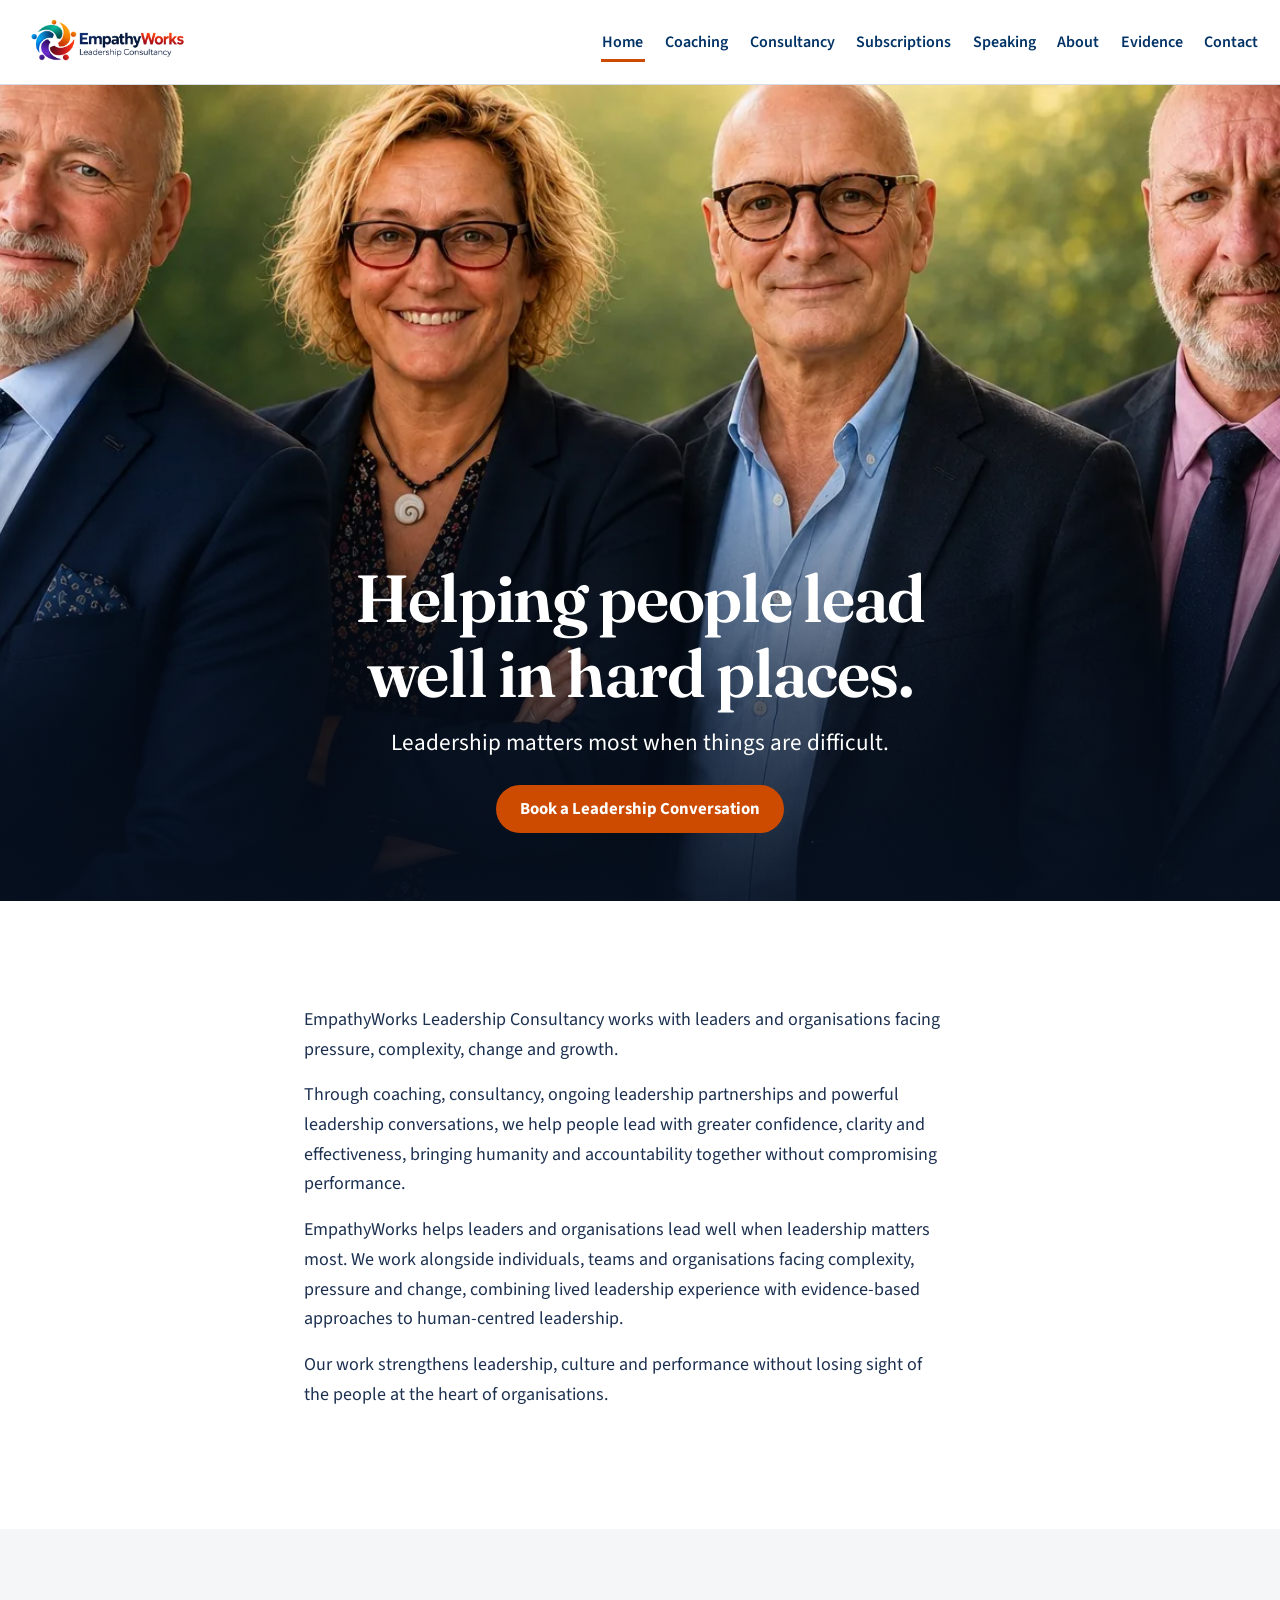
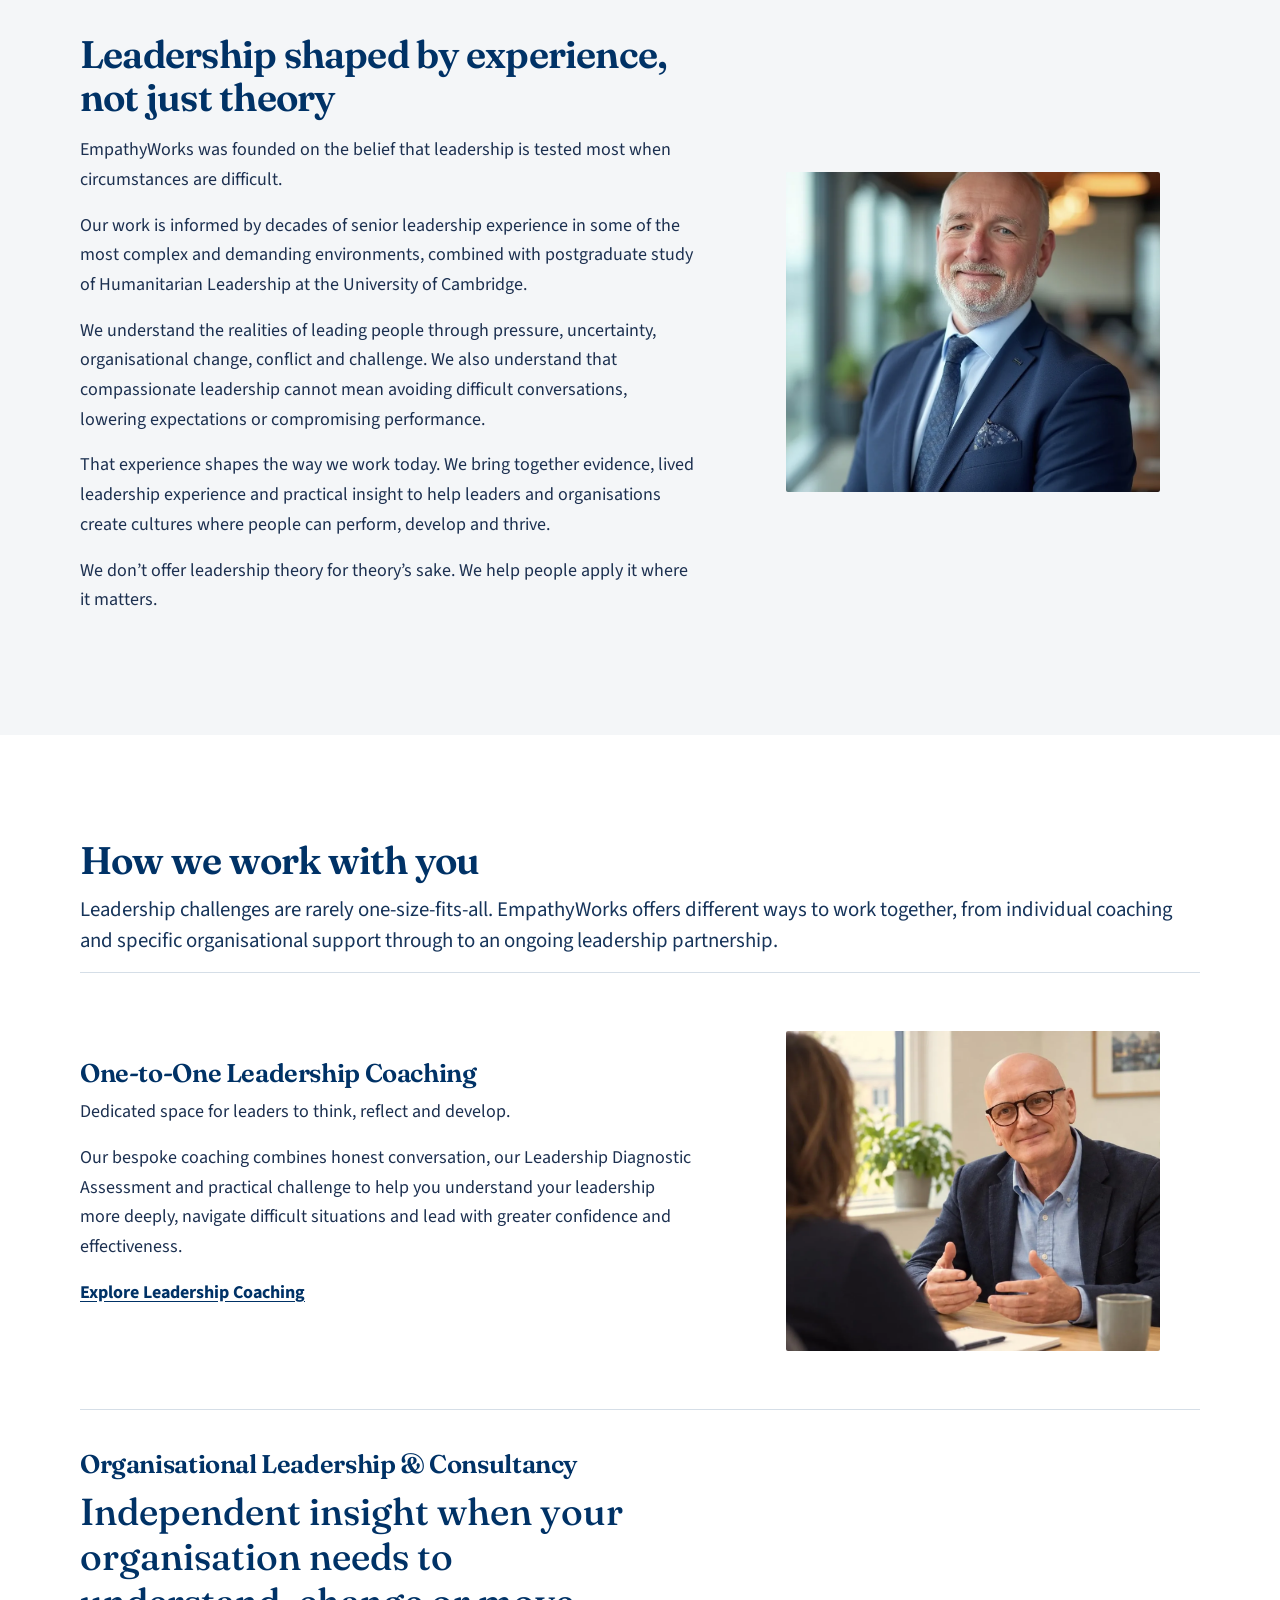
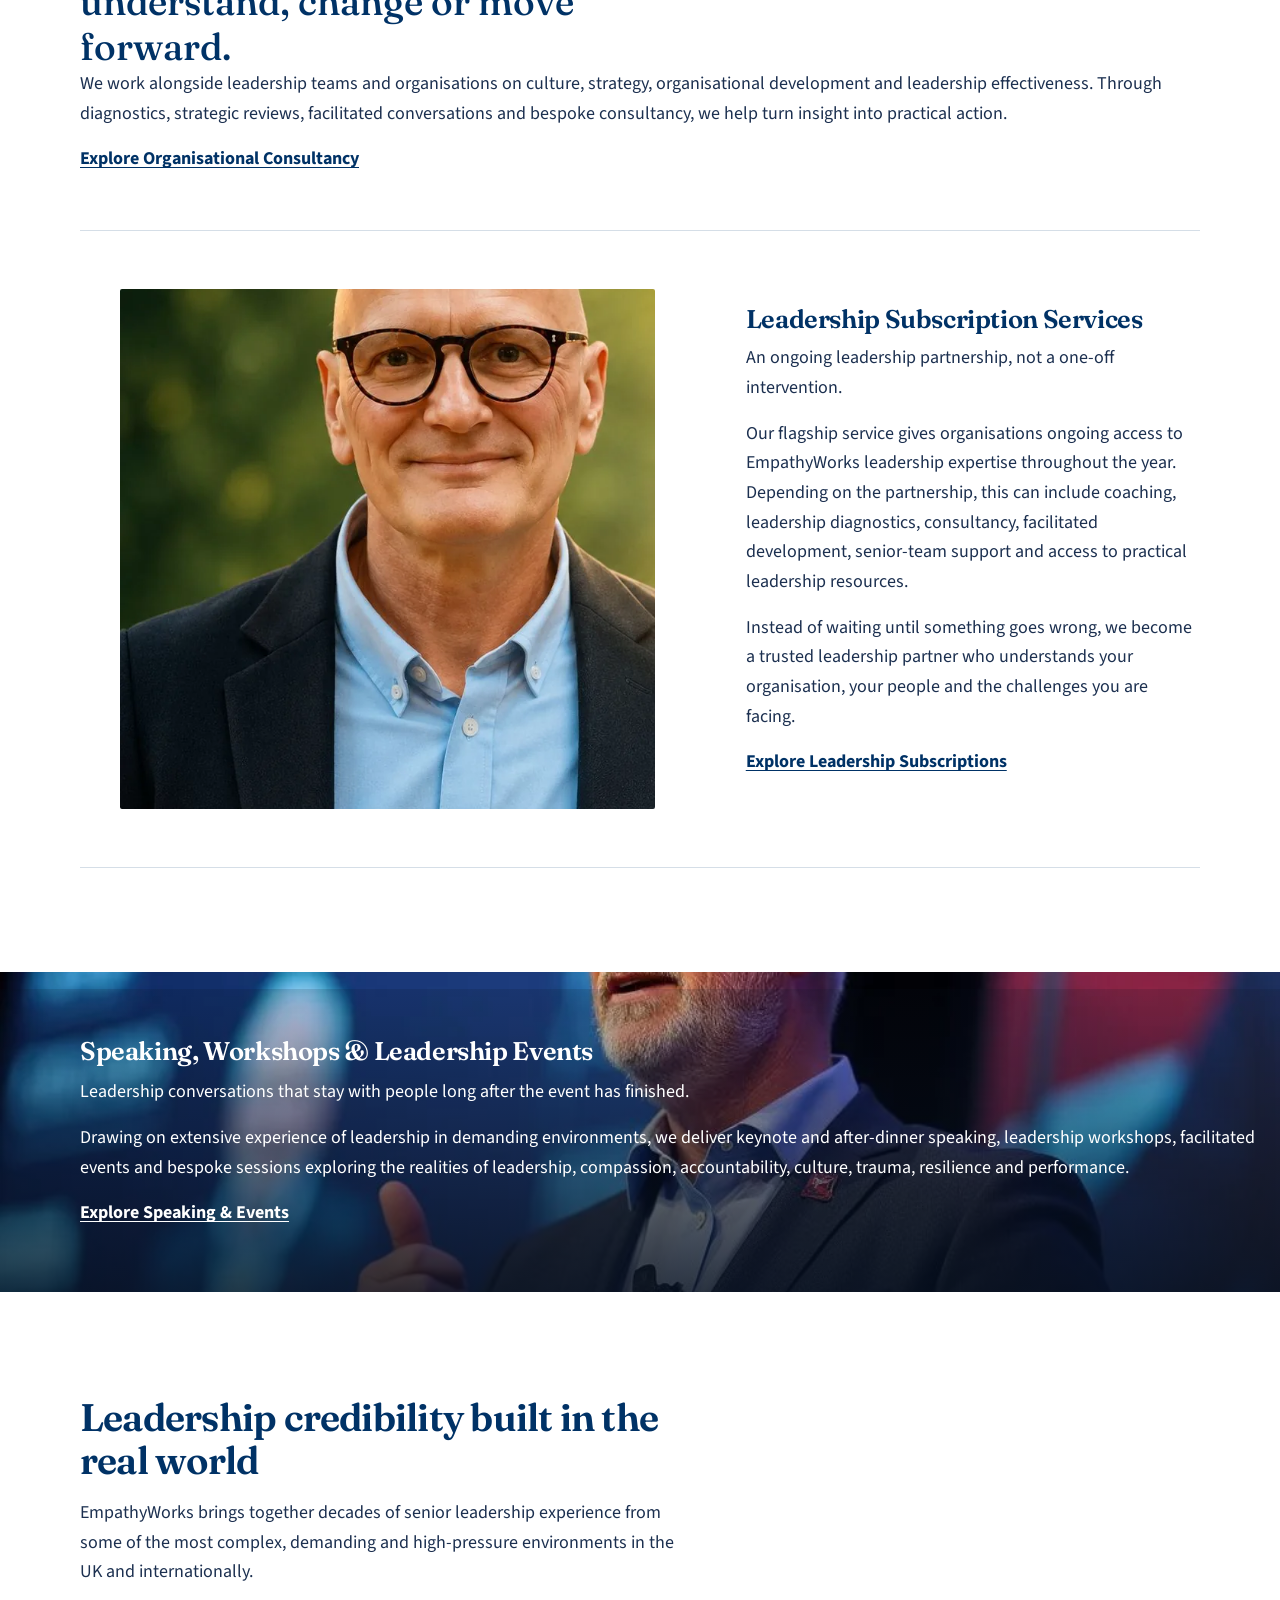
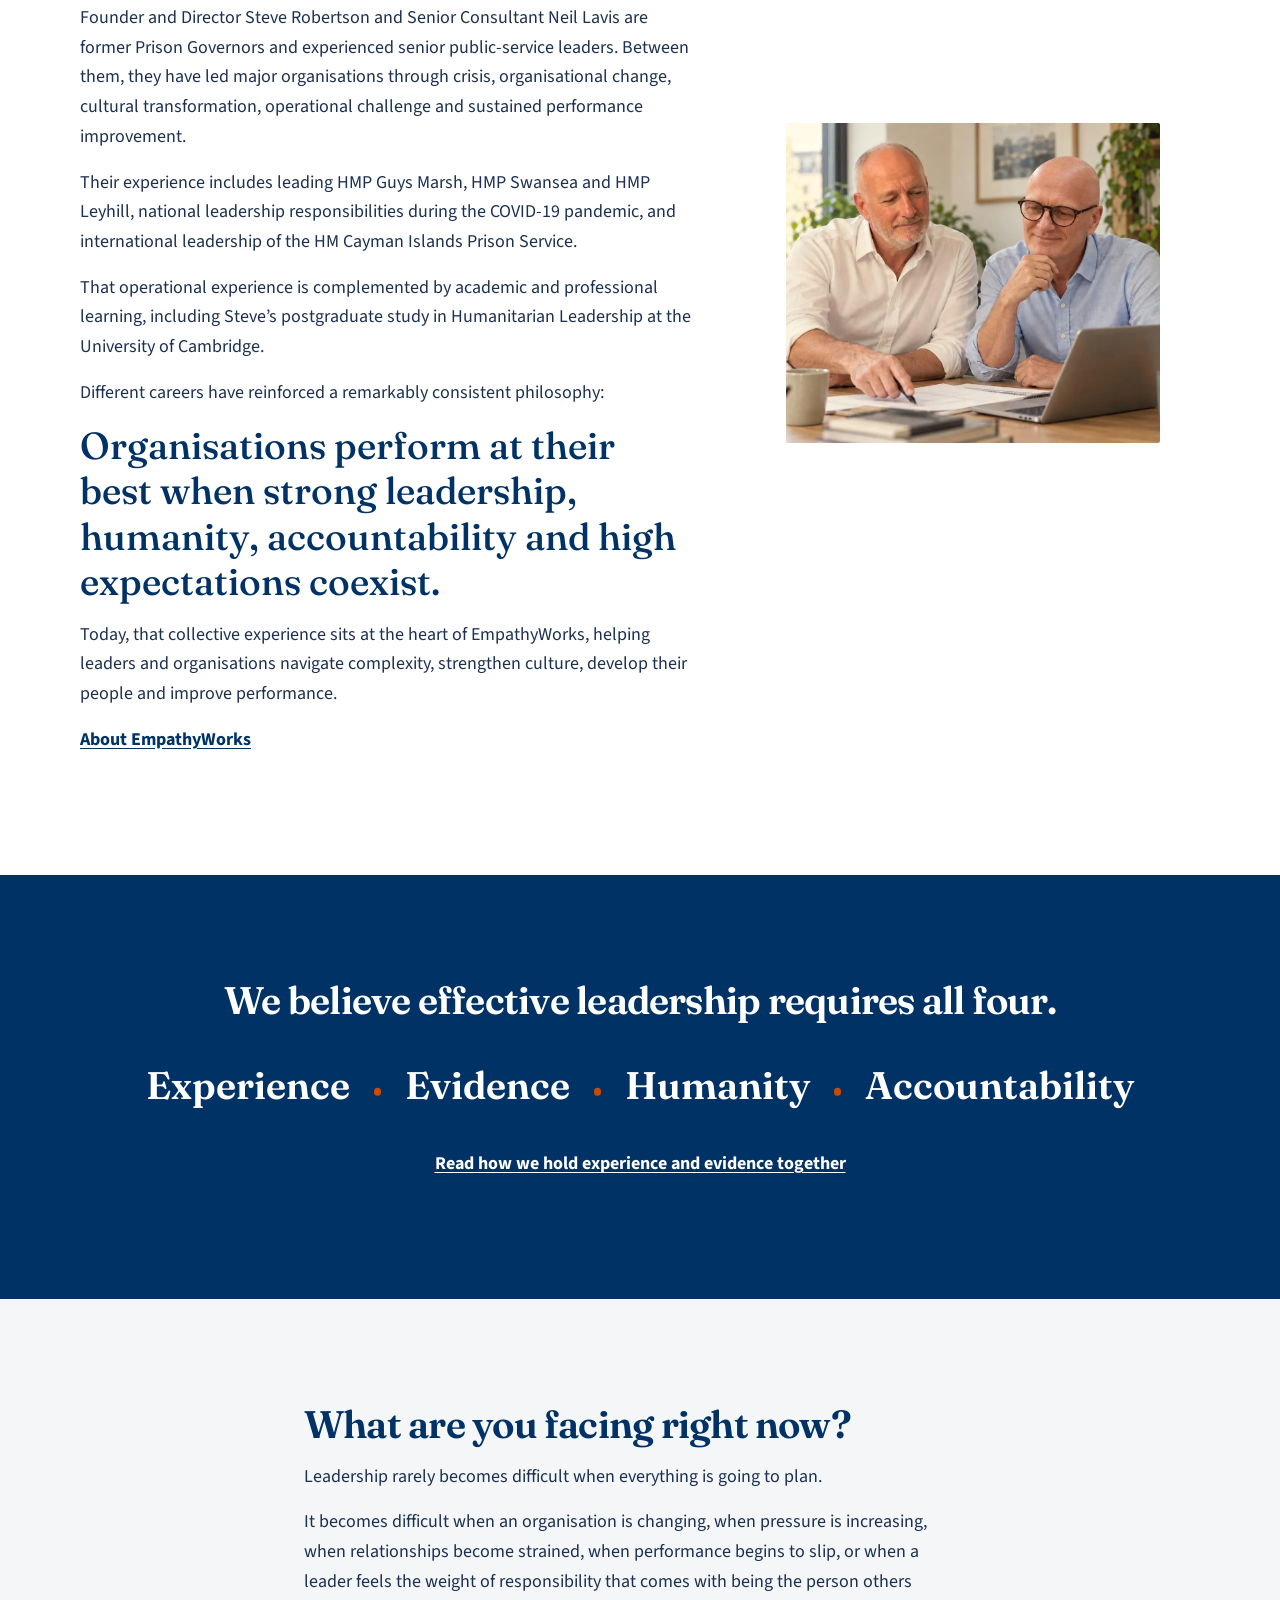
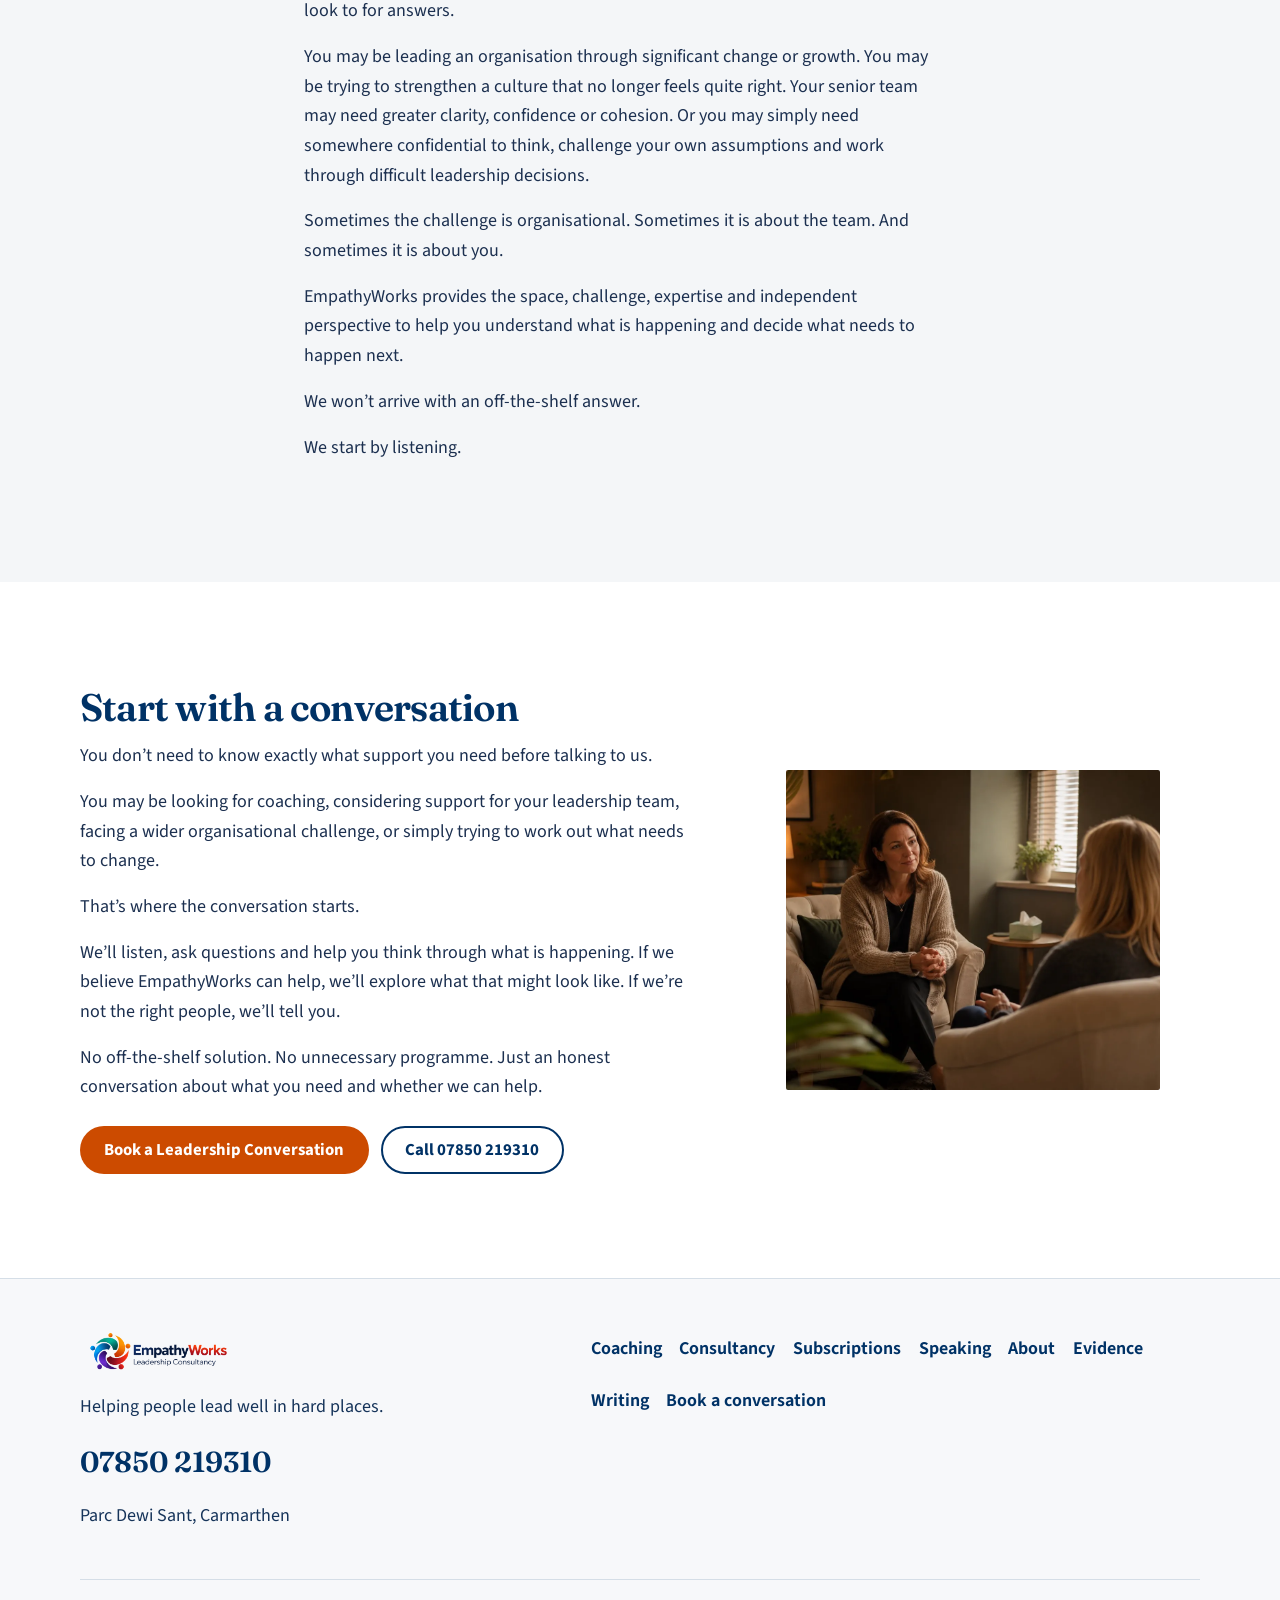
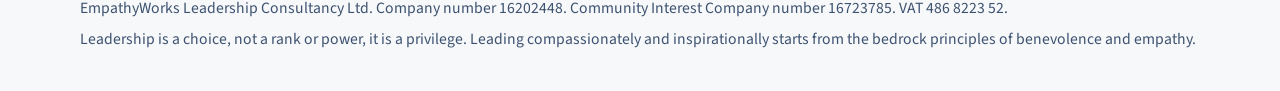
<file: index.html>
<!DOCTYPE html>
<html lang="en-GB">
<head>
  <meta charset="utf-8">
  <meta name="viewport" content="width=device-width, initial-scale=1">
  <title>EmpathyWorks Leadership Consultancy</title>
  <meta name="description" content="EmpathyWorks helps leaders and organisations lead well when leadership matters most. Book a leadership conversation.">
  <meta property="og:title" content="EmpathyWorks Leadership Consultancy">
  <meta property="og:description" content="Helping people lead well in hard places.">
  <meta property="og:image" content="images/og.jpg">
  <meta property="og:type" content="website">
  <meta name="theme-color" content="#003266">
  <link rel="icon" href="images/favicon-32.png" type="image/png">
  <link rel="apple-touch-icon" href="images/apple-touch-icon.png">
  <link rel="stylesheet" href="styles.css">
  <script type="application/ld+json">
  {
    "@context": "https://schema.org",
    "@type": "ProfessionalService",
    "name": "EmpathyWorks Leadership Consultancy",
    "legalName": "EmpathyWorks Leadership Consultancy Ltd",
    "url": "https://www.leadershipconsultant.co.uk/",
    "telephone": "+447850219310",
    "image": "images/og.jpg",
    "address": {
      "@type": "PostalAddress",
      "streetAddress": "Parc Dewi Sant",
      "addressLocality": "Carmarthen",
      "addressCountry": "GB"
    },
    "founder": {
      "@type": "Person",
      "name": "Steve Robertson"
    },
    "areaServed": "GB"
  }
  </script>
</head>
<body>
  <a class="skip" href="#content">Skip to content</a>
  <header class="site-header">
    <div class="header-inner">
      <a class="logo" href="index.html"><img src="images/logo.png" alt="EmpathyWorks Leadership Consultancy" width="217" height="72"></a>
      <button class="nav-toggle" type="button" aria-expanded="false" aria-controls="site-nav">Menu</button>
      <nav id="site-nav" class="site-nav" aria-label="Primary">
        <a href="index.html" aria-current="page">Home</a>
        <a href="coaching.html">Coaching</a>
        <a href="consultancy.html">Consultancy</a>
        <a href="subscriptions.html">Subscriptions</a>
        <a href="speaking.html">Speaking</a>
        <a href="about.html">About</a>
        <a href="evidence.html">Evidence</a>
        <a href="contact.html">Contact</a>
      </nav>
    </div>
  </header>

  <main id="content">
    <section class="hero-home">
      <img src="images/team.webp" alt="The EmpathyWorks team standing together outdoors" width="1536" height="744">
      <div class="hero-copy">
        <h1>Helping people lead well in hard places.</h1>
        <p class="lede">Leadership matters most when things are difficult.</p>
        <a class="btn btn-primary" href="contact.html">Book a Leadership Conversation</a>
      </div>
    </section>

    <section class="section">
      <div class="wrap-narrow prose">
        <p>EmpathyWorks Leadership Consultancy works with leaders and organisations facing pressure, complexity, change and growth.</p>
        <p>Through coaching, consultancy, ongoing leadership partnerships and powerful leadership conversations, we help people lead with greater confidence, clarity and effectiveness, bringing humanity and accountability together without compromising performance.</p>
        <p>EmpathyWorks helps leaders and organisations lead well when leadership matters most. We work alongside individuals, teams and organisations facing complexity, pressure and change, combining lived leadership experience with evidence-based approaches to human-centred leadership.</p>
        <p>Our work strengthens leadership, culture and performance without losing sight of the people at the heart of organisations.</p>
      </div>
    </section>

    <section class="section section-paper">
      <div class="wrap split">
        <div class="prose">
          <h2>Leadership shaped by experience, not just theory</h2>
          <p>EmpathyWorks was founded on the belief that leadership is tested most when circumstances are difficult.</p>
          <p>Our work is informed by decades of senior leadership experience in some of the most complex and demanding environments, combined with postgraduate study of Humanitarian Leadership at the University of Cambridge.</p>
          <p>We understand the realities of leading people through pressure, uncertainty, organisational change, conflict and challenge. We also understand that compassionate leadership cannot mean avoiding difficult conversations, lowering expectations or compromising performance.</p>
          <p>That experience shapes the way we work today. We bring together evidence, lived leadership experience and practical insight to help leaders and organisations create cultures where people can perform, develop and thrive.</p>
          <p>We don’t offer leadership theory for theory’s sake. We help people apply it where it matters.</p>
        </div>
        <figure class="frame">
          <img src="images/portrait-navy.webp" alt="A member of the EmpathyWorks team in a navy suit" width="1085" height="799">
        </figure>
      </div>
    </section>

    <section class="section" id="how-we-work">
      <div class="wrap">
        <div class="wrap-narrow" style="width:100%; margin:0 0 1rem;">
          <h2>How we work with you</h2>
          <p class="lede">Leadership challenges are rarely one-size-fits-all. EmpathyWorks offers different ways to work together, from individual coaching and specific organisational support through to an ongoing leadership partnership.</p>
        </div>

        <article class="offer">
          <div class="offer-copy">
            <h3>One-to-One Leadership Coaching</h3>
            <p>Dedicated space for leaders to think, reflect and develop.</p>
            <p>Our bespoke coaching combines honest conversation, our Leadership Diagnostic Assessment and practical challenge to help you understand your leadership more deeply, navigate difficult situations and lead with greater confidence and effectiveness.</p>
            <p><a class="text-link" href="coaching.html">Explore Leadership Coaching</a></p>
          </div>
          <figure class="frame offer-photo">
            <img src="images/coaching-table.webp" alt="A coaching conversation across a table" width="1500" height="1000">
          </figure>
        </article>

        <article class="offer" style="grid-template-columns: 1fr;">
          <div class="offer-copy">
            <h3>Organisational Leadership &amp; Consultancy</h3>
            <p class="pull">Independent insight when your organisation needs to understand, change or move forward.</p>
            <p>We work alongside leadership teams and organisations on culture, strategy, organisational development and leadership effectiveness. Through diagnostics, strategic reviews, facilitated conversations and bespoke consultancy, we help turn insight into practical action.</p>
            <p><a class="text-link" href="consultancy.html">Explore Organisational Consultancy</a></p>
          </div>
        </article>

        <article class="offer">
          <figure class="frame offer-photo">
            <img src="images/portrait-outdoor.webp" alt="A member of the EmpathyWorks team outdoors" width="701" height="1122">
          </figure>
          <div class="offer-copy">
            <h3>Leadership Subscription Services</h3>
            <p>An ongoing leadership partnership, not a one-off intervention.</p>
            <p>Our flagship service gives organisations ongoing access to EmpathyWorks leadership expertise throughout the year. Depending on the partnership, this can include coaching, leadership diagnostics, consultancy, facilitated development, senior-team support and access to practical leadership resources.</p>
            <p>Instead of waiting until something goes wrong, we become a trusted leadership partner who understands your organisation, your people and the challenges you are facing.</p>
            <p><a class="text-link" href="subscriptions.html">Explore Leadership Subscriptions</a></p>
          </div>
        </article>
      </div>
    </section>

    <section class="band-photo">
      <img src="images/speaker.webp" alt="A member of EmpathyWorks speaking on a stage" width="1008" height="723">
      <div class="wrap">
        <h3>Speaking, Workshops &amp; Leadership Events</h3>
        <p>Leadership conversations that stay with people long after the event has finished.</p>
        <p>Drawing on extensive experience of leadership in demanding environments, we deliver keynote and after-dinner speaking, leadership workshops, facilitated events and bespoke sessions exploring the realities of leadership, compassion, accountability, culture, trauma, resilience and performance.</p>
        <p><a class="text-link" href="speaking.html">Explore Speaking &amp; Events</a></p>
      </div>
    </section>

    <section class="section">
      <div class="wrap split">
        <div class="prose">
          <h2>Leadership credibility built in the real world</h2>
          <p>EmpathyWorks brings together decades of senior leadership experience from some of the most complex, demanding and high-pressure environments in the UK and internationally.</p>
          <p>Founder and Director Steve Robertson and Senior Consultant Neil Lavis are former Prison Governors and experienced senior public-service leaders. Between them, they have led major organisations through crisis, organisational change, cultural transformation, operational challenge and sustained performance improvement.</p>
          <p>Their experience includes leading HMP Guys Marsh, HMP Swansea and HMP Leyhill, national leadership responsibilities during the COVID-19 pandemic, and international leadership of the HM Cayman Islands Prison Service.</p>
          <p>That operational experience is complemented by academic and professional learning, including Steve’s postgraduate study in Humanitarian Leadership at the University of Cambridge.</p>
          <p>Different careers have reinforced a remarkably consistent philosophy:</p>
          <p class="pull">Organisations perform at their best when strong leadership, humanity, accountability and high expectations coexist.</p>
          <p>Today, that collective experience sits at the heart of EmpathyWorks, helping leaders and organisations navigate complexity, strengthen culture, develop their people and improve performance.</p>
          <p><a class="text-link" href="about.html">About EmpathyWorks</a></p>
        </div>
        <figure class="frame">
          <img src="images/two-at-desk.webp" alt="Two members of the EmpathyWorks team working through papers together" width="1500" height="1000">
        </figure>
      </div>
    </section>

    <section class="section section-navy">
      <div class="wrap" style="text-align:center;">
        <h2>We believe effective leadership requires all four.</h2>
        <ul class="spine">
          <li>Experience</li>
          <li>Evidence</li>
          <li>Humanity</li>
          <li>Accountability</li>
        </ul>
        <p style="margin-top:2rem;"><a class="text-link" href="evidence.html" style="color:#fff;">Read how we hold experience and evidence together</a></p>
      </div>
    </section>

    <section class="section section-paper">
      <div class="wrap-narrow prose">
        <h2>What are you facing right now?</h2>
        <p>Leadership rarely becomes difficult when everything is going to plan.</p>
        <p>It becomes difficult when an organisation is changing, when pressure is increasing, when relationships become strained, when performance begins to slip, or when a leader feels the weight of responsibility that comes with being the person others look to for answers.</p>
        <p>You may be leading an organisation through significant change or growth. You may be trying to strengthen a culture that no longer feels quite right. Your senior team may need greater clarity, confidence or cohesion. Or you may simply need somewhere confidential to think, challenge your own assumptions and work through difficult leadership decisions.</p>
        <p>Sometimes the challenge is organisational. Sometimes it is about the team. And sometimes it is about you.</p>
        <p>EmpathyWorks provides the space, challenge, expertise and independent perspective to help you understand what is happening and decide what needs to happen next.</p>
        <p>We won’t arrive with an off-the-shelf answer.</p>
        <p>We start by listening.</p>
      </div>
    </section>

    <section class="section">
      <div class="wrap split">
        <div>
          <h2>Start with a conversation</h2>
          <p>You don’t need to know exactly what support you need before talking to us.</p>
          <p>You may be looking for coaching, considering support for your leadership team, facing a wider organisational challenge, or simply trying to work out what needs to change.</p>
          <p>That’s where the conversation starts.</p>
          <p>We’ll listen, ask questions and help you think through what is happening. If we believe EmpathyWorks can help, we’ll explore what that might look like. If we’re not the right people, we’ll tell you.</p>
          <p>No off-the-shelf solution. No unnecessary programme. Just an honest conversation about what you need and whether we can help.</p>
          <div class="actions">
            <a class="btn btn-primary" href="contact.html">Book a Leadership Conversation</a>
            <a class="btn btn-secondary" href="tel:+447850219310">Call 07850 219310</a>
          </div>
        </div>
        <figure class="frame">
          <img src="images/conversation.webp" alt="Two people talking in a quiet room" width="1400" height="933">
        </figure>
      </div>
    </section>
  </main>

  <footer class="site-footer">
    <div class="wrap footer-grid">
      <div>
        <a href="index.html"><img class="footer-logo" src="images/logo.png" alt="EmpathyWorks Leadership Consultancy" width="196" height="65"></a>
        <p>Helping people lead well in hard places.</p>
        <p class="phone-line"><a href="tel:+447850219310">07850 219310</a></p>
        <p>Parc Dewi Sant, Carmarthen</p>
      </div>
      <div>
        <ul class="footer-nav">
          <li><a href="coaching.html">Coaching</a></li>
          <li><a href="consultancy.html">Consultancy</a></li>
          <li><a href="subscriptions.html">Subscriptions</a></li>
          <li><a href="speaking.html">Speaking</a></li>
          <li><a href="about.html">About</a></li>
          <li><a href="evidence.html">Evidence</a></li>
          <li><a href="writing.html">Writing</a></li>
          <li><a href="contact.html">Book a conversation</a></li>
        </ul>
      </div>
    </div>
    <div class="wrap legal">
      <p>EmpathyWorks Leadership Consultancy Ltd. Company number 16202448. Community Interest Company number 16723785. VAT 486 8223 52.</p>
      <p>Leadership is a choice, not a rank or power, it is a privilege. Leading compassionately and inspirationally starts from the bedrock principles of benevolence and empathy.</p>
    </div>
  </footer>
  <script src="site.js"></script>
</body>
</html>
</file>
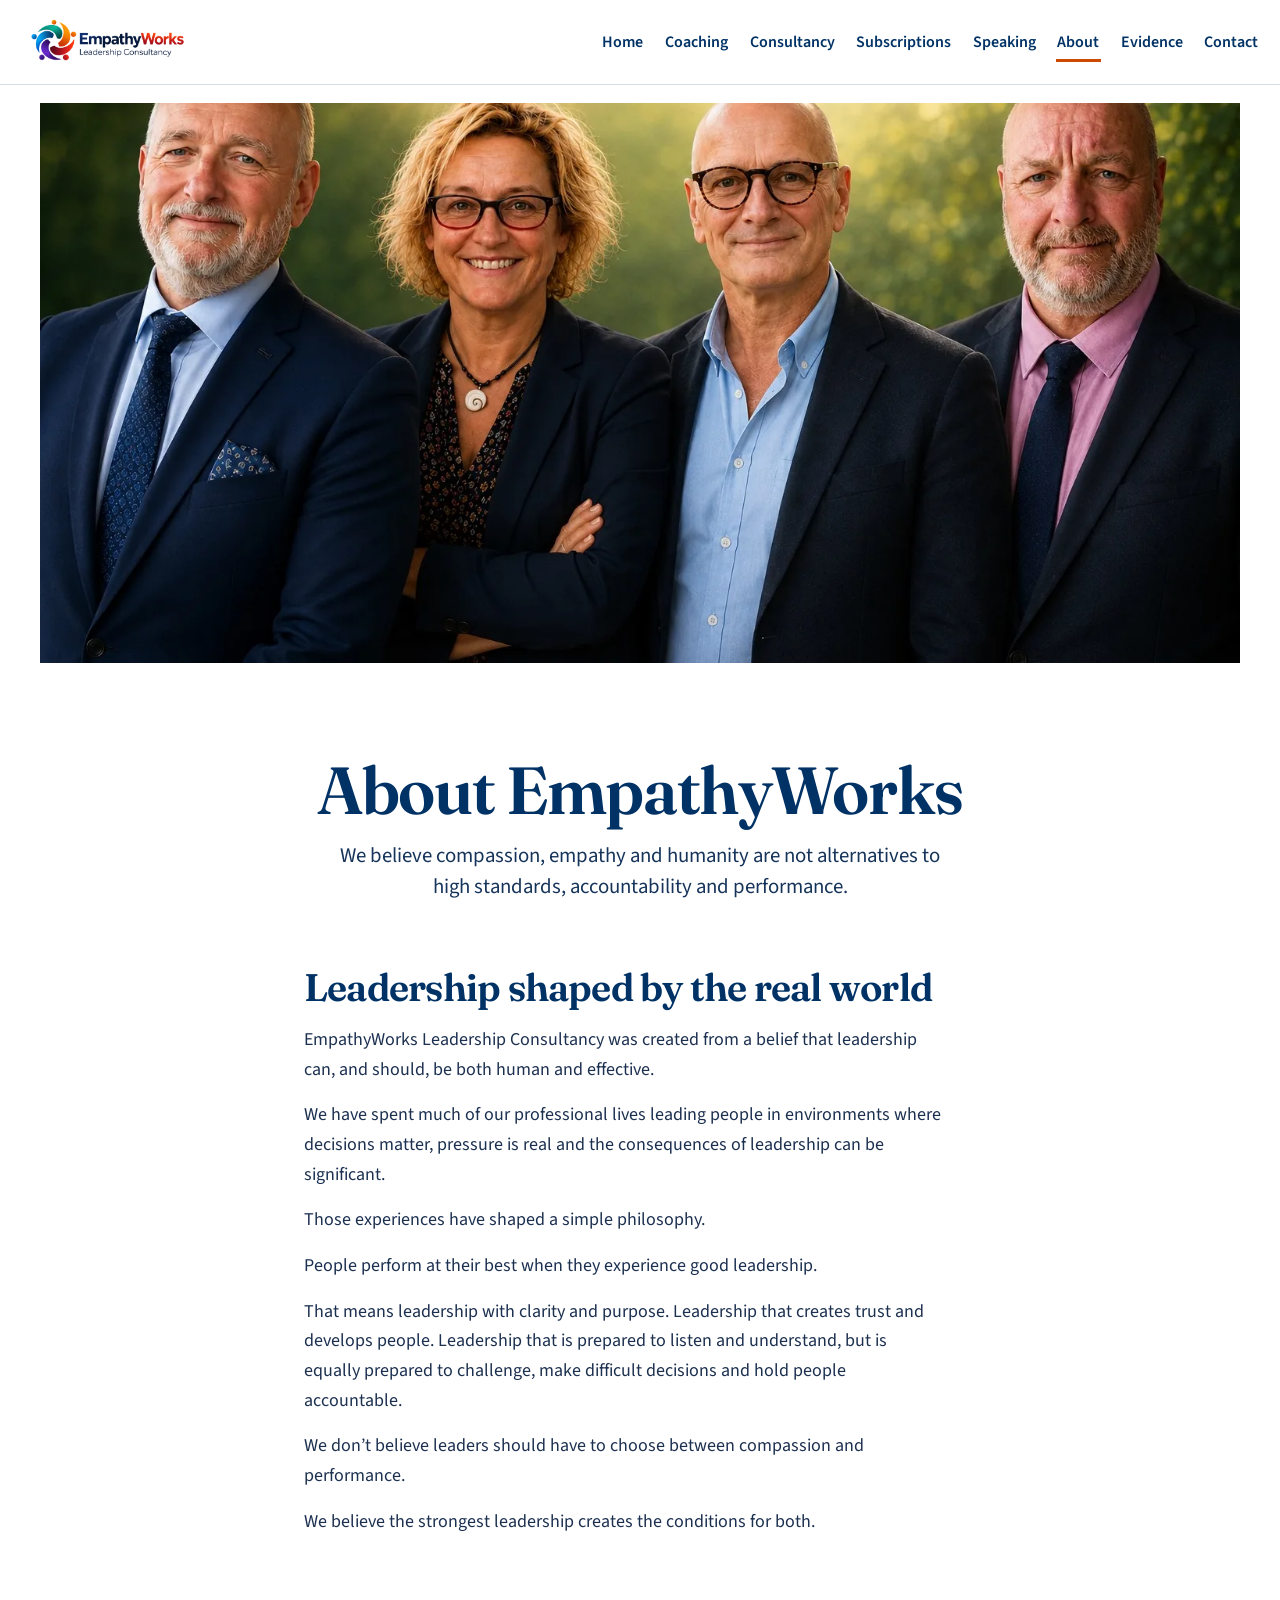
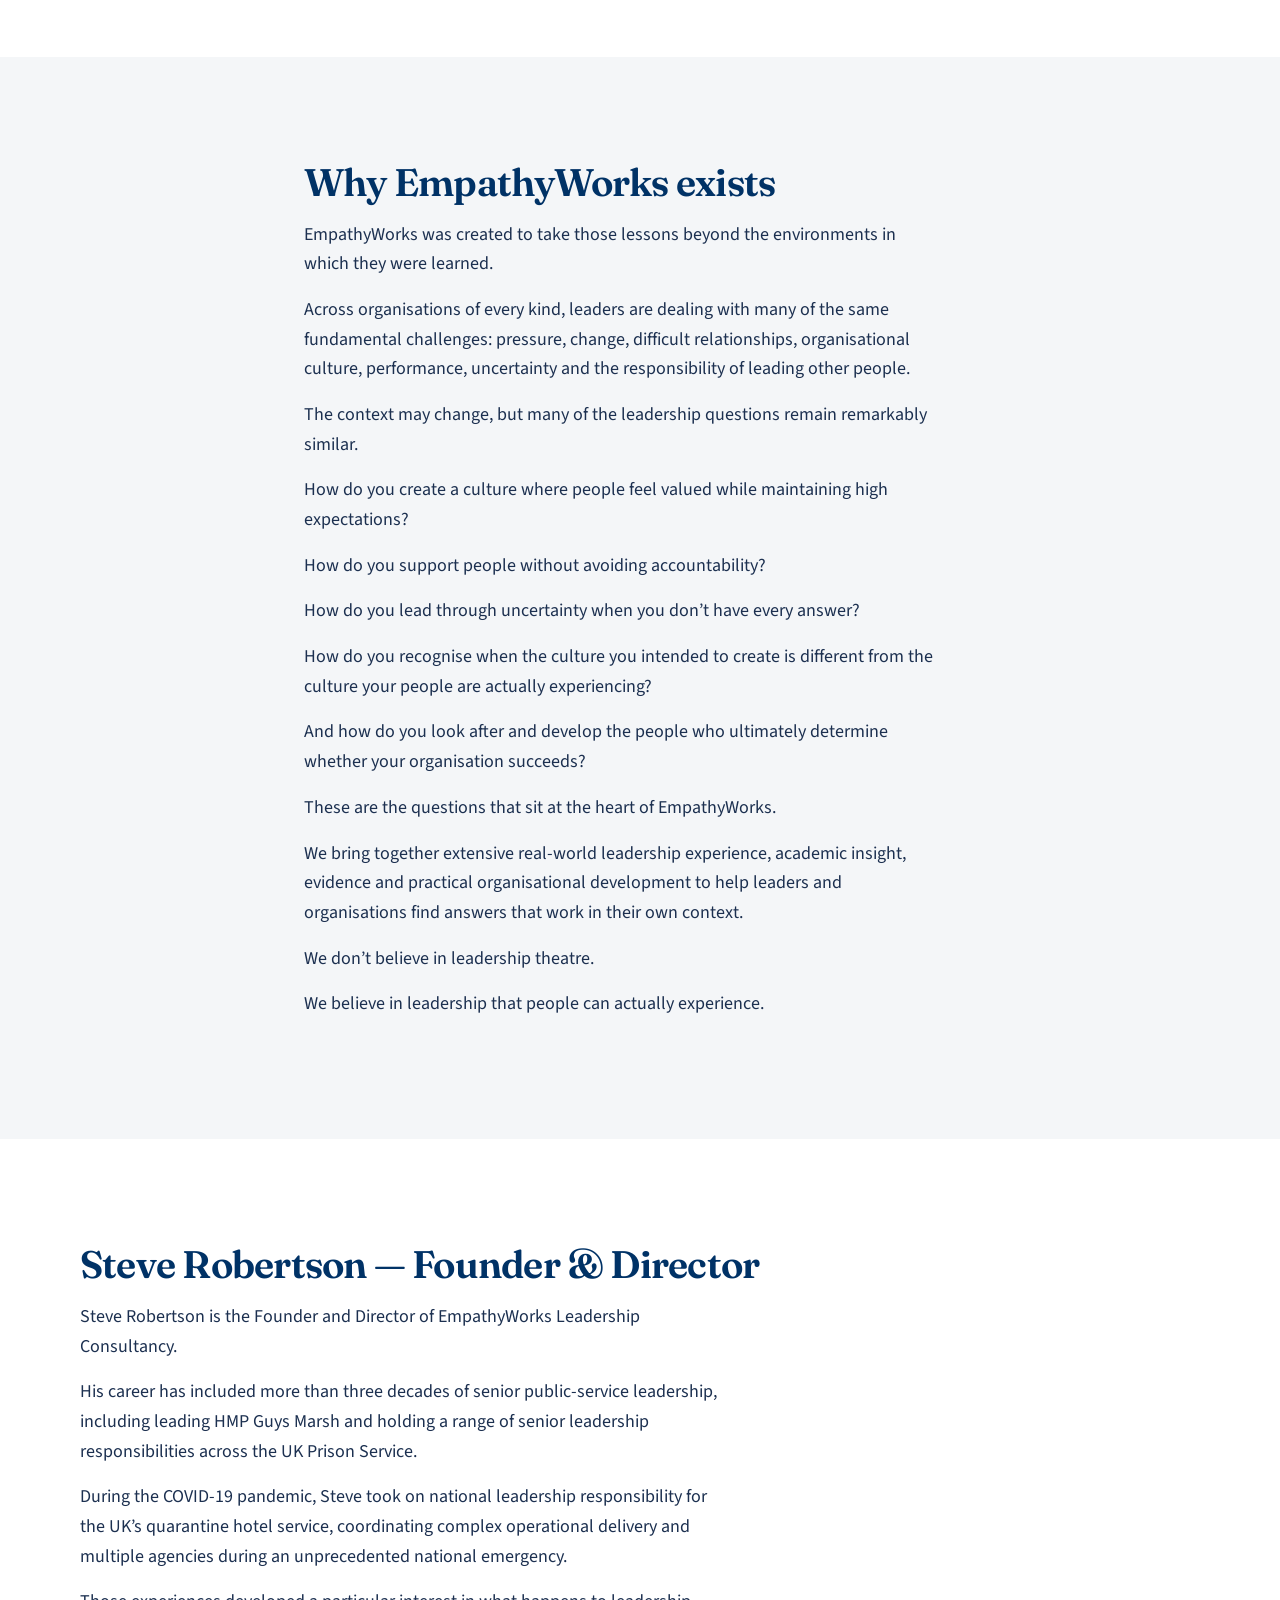
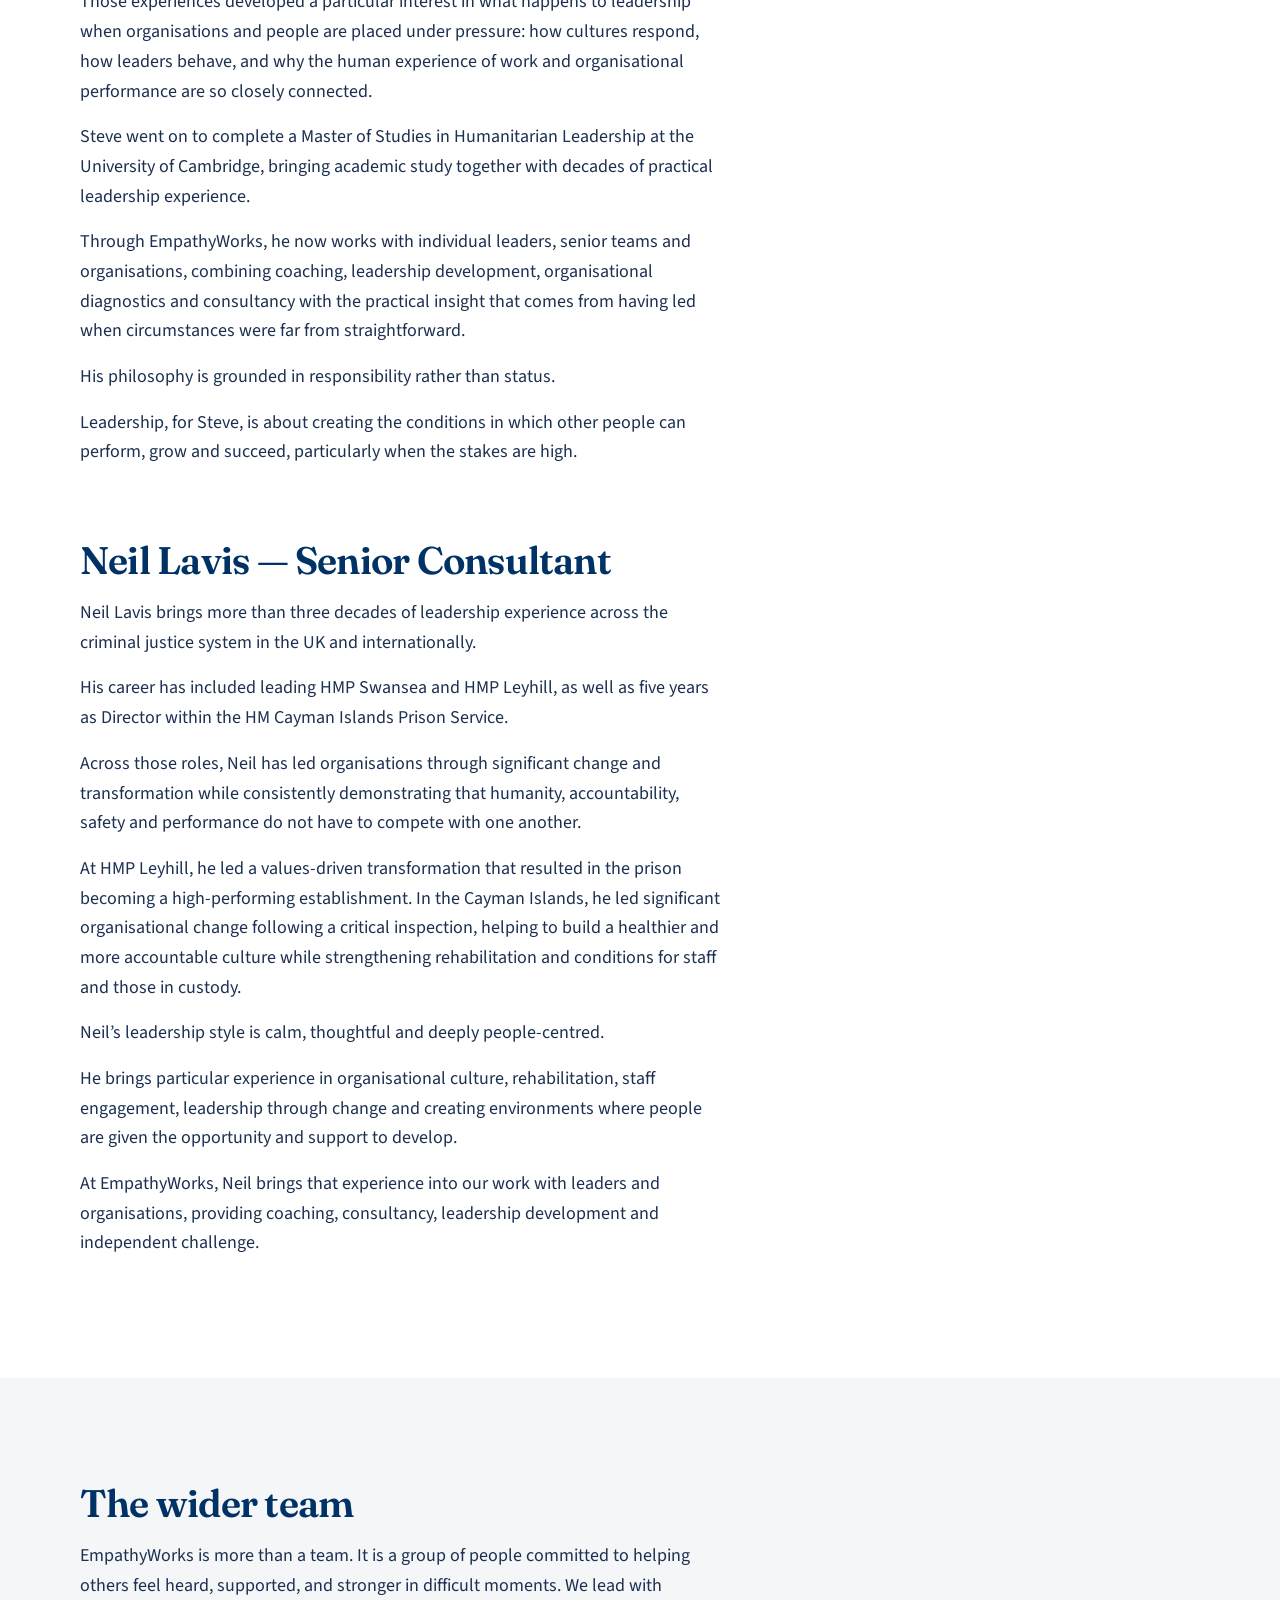
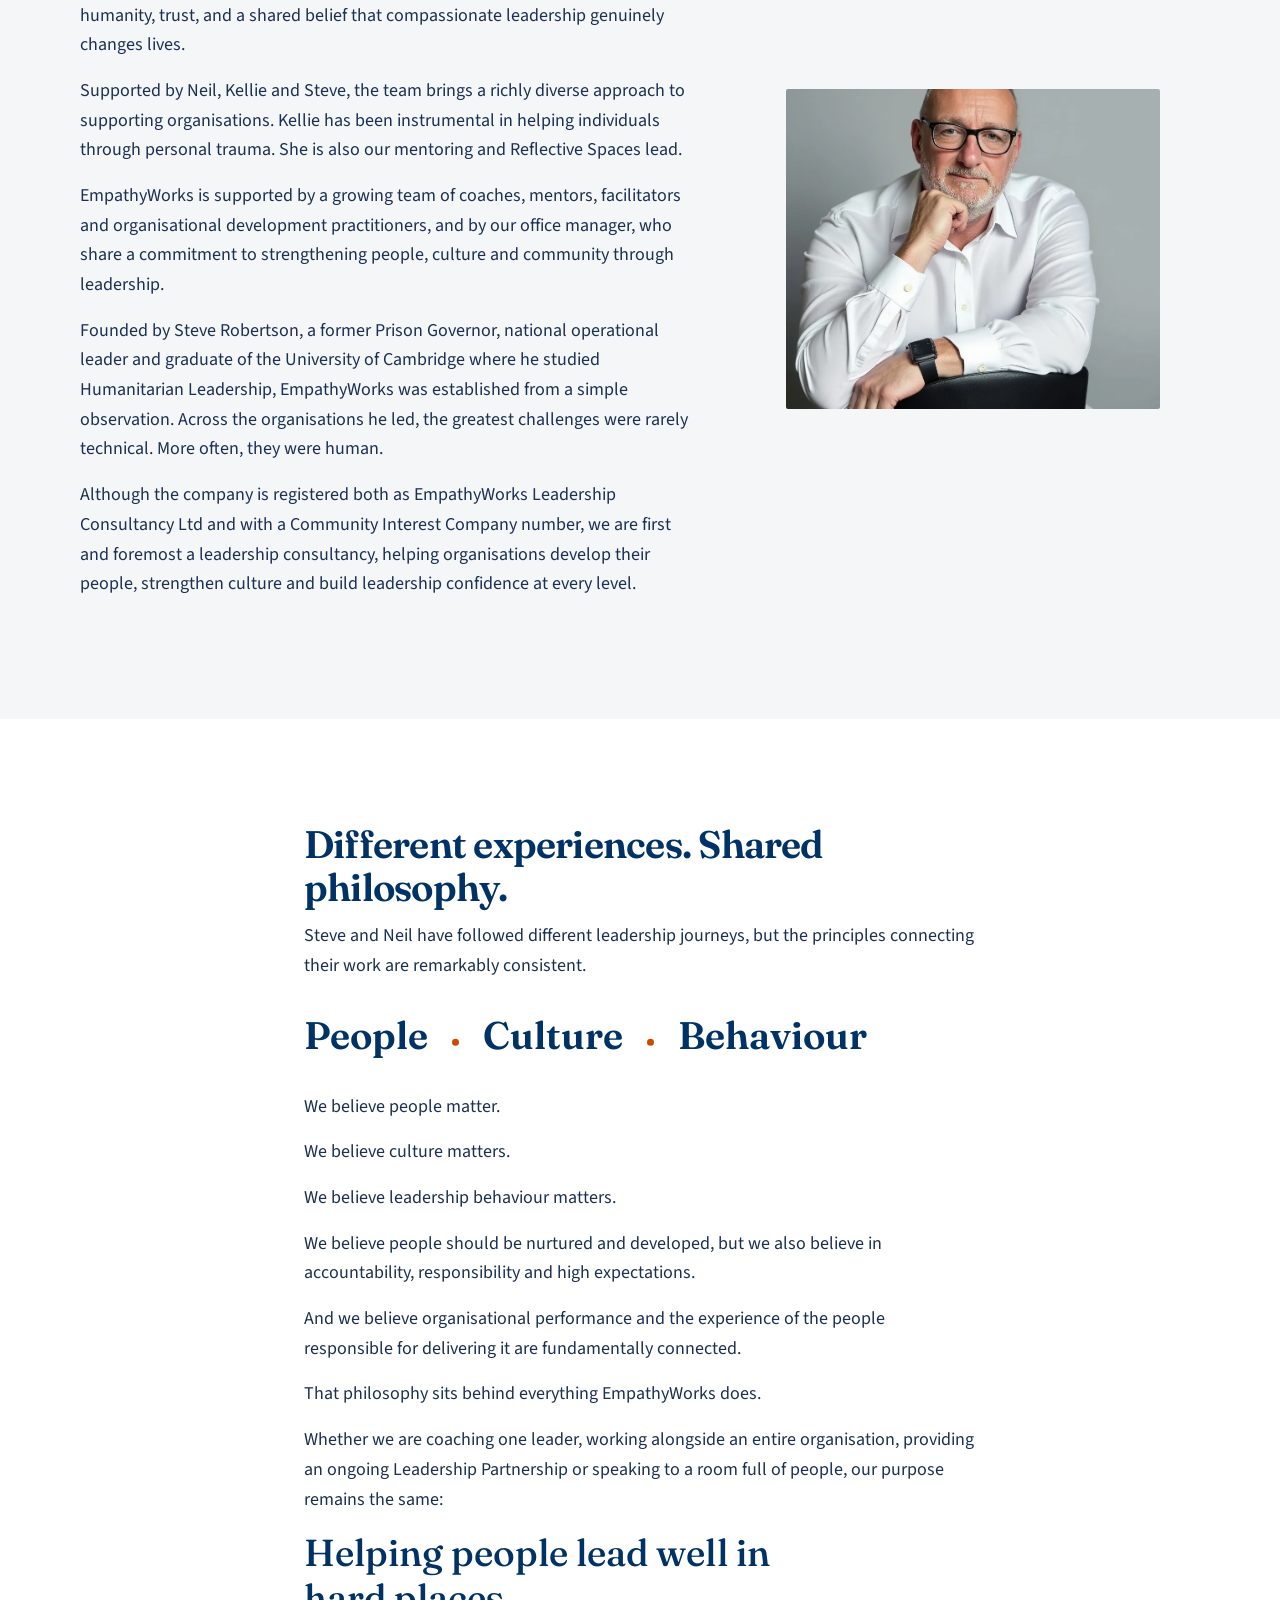
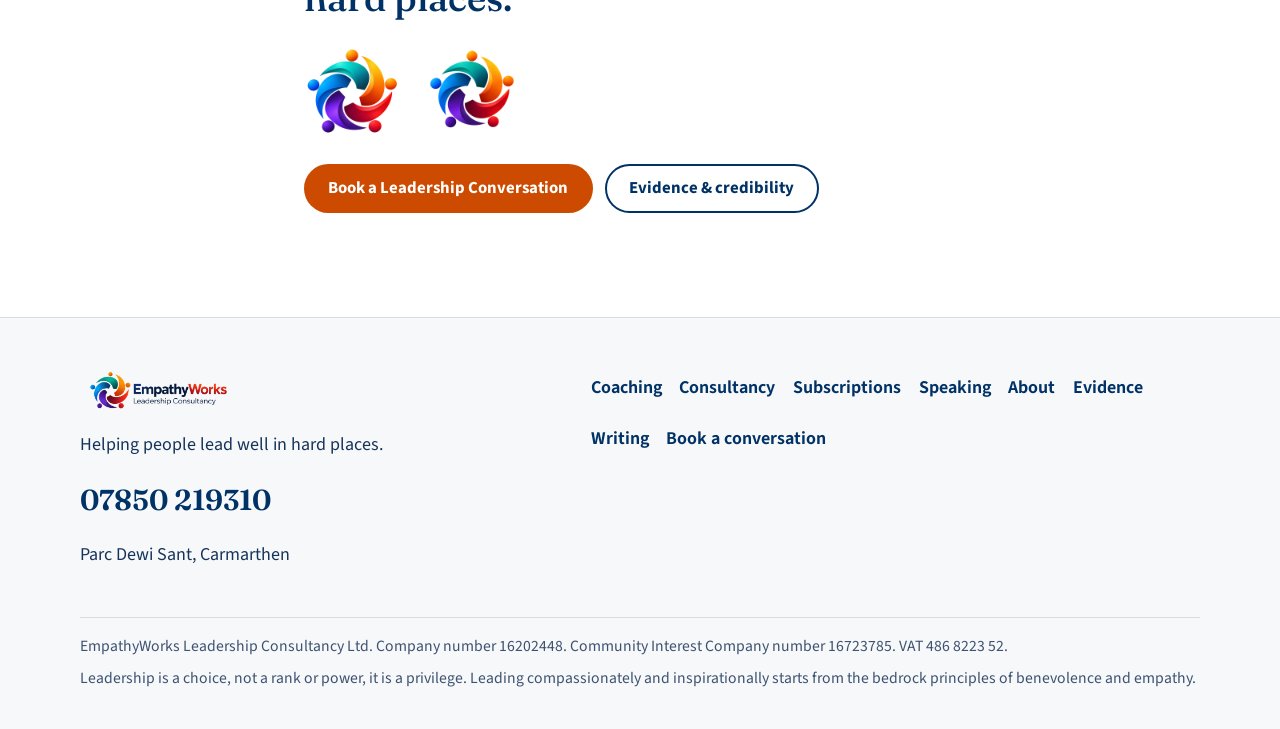
<file: about.html>
<!DOCTYPE html>
<html lang="en-GB">
<head>
  <meta charset="utf-8">
  <meta name="viewport" content="width=device-width, initial-scale=1">
  <title>About EmpathyWorks</title>
  <meta name="description" content="EmpathyWorks Leadership Consultancy was created from a belief that leadership can, and should, be both human and effective.">
  <meta property="og:title" content="About EmpathyWorks">
  <meta property="og:description" content="We believe compassion, empathy and humanity are not alternatives to high standards, accountability and performance.">
  <meta property="og:image" content="images/og.jpg">
  <meta property="og:type" content="website">
  <meta name="theme-color" content="#003266">
  <link rel="icon" href="images/favicon-32.png" type="image/png">
  <link rel="apple-touch-icon" href="images/apple-touch-icon.png">
  <link rel="stylesheet" href="styles.css">
</head>
<body>
  <a class="skip" href="#content">Skip to content</a>
  <header class="site-header">
    <div class="header-inner">
      <a class="logo" href="index.html"><img src="images/logo.png" alt="EmpathyWorks Leadership Consultancy" width="217" height="72"></a>
      <button class="nav-toggle" type="button" aria-expanded="false" aria-controls="site-nav">Menu</button>
      <nav id="site-nav" class="site-nav" aria-label="Primary">
        <a href="index.html">Home</a>
        <a href="coaching.html">Coaching</a>
        <a href="consultancy.html">Consultancy</a>
        <a href="subscriptions.html">Subscriptions</a>
        <a href="speaking.html">Speaking</a>
        <a href="about.html" aria-current="page">About</a>
        <a href="evidence.html">Evidence</a>
        <a href="contact.html">Contact</a>
      </nav>
    </div>
  </header>

  <main id="content">
    <figure class="photo-band">
      <img src="images/team.webp" alt="The EmpathyWorks team standing together outdoors" width="1536" height="744">
    </figure>
    <section class="page-intro">
      <div class="wrap">
        <h1>About EmpathyWorks</h1>
        <p class="lede">We believe compassion, empathy and humanity are not alternatives to high standards, accountability and performance.</p>
      </div>
    </section>

    <section class="section" style="padding-top:0;">
      <div class="wrap-narrow prose">
        <h2>Leadership shaped by the real world</h2>
        <p>EmpathyWorks Leadership Consultancy was created from a belief that leadership can, and should, be both human and effective.</p>
        <p>We have spent much of our professional lives leading people in environments where decisions matter, pressure is real and the consequences of leadership can be significant.</p>
        <p>Those experiences have shaped a simple philosophy.</p>
        <p>People perform at their best when they experience good leadership.</p>
        <p>That means leadership with clarity and purpose. Leadership that creates trust and develops people. Leadership that is prepared to listen and understand, but is equally prepared to challenge, make difficult decisions and hold people accountable.</p>
        <p>We don’t believe leaders should have to choose between compassion and performance.</p>
        <p>We believe the strongest leadership creates the conditions for both.</p>
      </div>
    </section>

    <section class="section section-paper">
      <div class="wrap-narrow prose">
        <h2>Why EmpathyWorks exists</h2>
        <p>EmpathyWorks was created to take those lessons beyond the environments in which they were learned.</p>
        <p>Across organisations of every kind, leaders are dealing with many of the same fundamental challenges: pressure, change, difficult relationships, organisational culture, performance, uncertainty and the responsibility of leading other people.</p>
        <p>The context may change, but many of the leadership questions remain remarkably similar.</p>
        <p>How do you create a culture where people feel valued while maintaining high expectations?</p>
        <p>How do you support people without avoiding accountability?</p>
        <p>How do you lead through uncertainty when you don’t have every answer?</p>
        <p>How do you recognise when the culture you intended to create is different from the culture your people are actually experiencing?</p>
        <p>And how do you look after and develop the people who ultimately determine whether your organisation succeeds?</p>
        <p>These are the questions that sit at the heart of EmpathyWorks.</p>
        <p>We bring together extensive real-world leadership experience, academic insight, evidence and practical organisational development to help leaders and organisations find answers that work in their own context.</p>
        <p>We don’t believe in leadership theatre.</p>
        <p>We believe in leadership that people can actually experience.</p>
      </div>
    </section>

    <section class="section">
      <div class="wrap">
        <div class="people">
          <article class="person person-text" id="steve">
            <div class="prose">
              <h2>Steve Robertson — Founder &amp; Director</h2>
              <p>Steve Robertson is the Founder and Director of EmpathyWorks Leadership Consultancy.</p>
              <p>His career has included more than three decades of senior public-service leadership, including leading HMP Guys Marsh and holding a range of senior leadership responsibilities across the UK Prison Service.</p>
              <p>During the COVID-19 pandemic, Steve took on national leadership responsibility for the UK’s quarantine hotel service, coordinating complex operational delivery and multiple agencies during an unprecedented national emergency.</p>
              <p>Those experiences developed a particular interest in what happens to leadership when organisations and people are placed under pressure: how cultures respond, how leaders behave, and why the human experience of work and organisational performance are so closely connected.</p>
              <p>Steve went on to complete a Master of Studies in Humanitarian Leadership at the University of Cambridge, bringing academic study together with decades of practical leadership experience.</p>
              <p>Through EmpathyWorks, he now works with individual leaders, senior teams and organisations, combining coaching, leadership development, organisational diagnostics and consultancy with the practical insight that comes from having led when circumstances were far from straightforward.</p>
              <p>His philosophy is grounded in responsibility rather than status.</p>
              <p>Leadership, for Steve, is about creating the conditions in which other people can perform, grow and succeed, particularly when the stakes are high.</p>
            </div>
          </article>

          <article class="person person-text" id="neil">
            <div class="prose">
              <h2>Neil Lavis — Senior Consultant</h2>
              <p>Neil Lavis brings more than three decades of leadership experience across the criminal justice system in the UK and internationally.</p>
              <p>His career has included leading HMP Swansea and HMP Leyhill, as well as five years as Director within the HM Cayman Islands Prison Service.</p>
              <p>Across those roles, Neil has led organisations through significant change and transformation while consistently demonstrating that humanity, accountability, safety and performance do not have to compete with one another.</p>
              <p>At HMP Leyhill, he led a values-driven transformation that resulted in the prison becoming a high-performing establishment. In the Cayman Islands, he led significant organisational change following a critical inspection, helping to build a healthier and more accountable culture while strengthening rehabilitation and conditions for staff and those in custody.</p>
              <p>Neil’s leadership style is calm, thoughtful and deeply people-centred.</p>
              <p>He brings particular experience in organisational culture, rehabilitation, staff engagement, leadership through change and creating environments where people are given the opportunity and support to develop.</p>
              <p>At EmpathyWorks, Neil brings that experience into our work with leaders and organisations, providing coaching, consultancy, leadership development and independent challenge.</p>
            </div>
          </article>
        </div>
      </div>
    </section>

    <section class="section section-paper">
      <div class="wrap split">
        <div class="prose">
          <h2>The wider team</h2>
          <p>EmpathyWorks is more than a team. It is a group of people committed to helping others feel heard, supported, and stronger in difficult moments. We lead with humanity, trust, and a shared belief that compassionate leadership genuinely changes lives.</p>
          <p>Supported by Neil, Kellie and Steve, the team brings a richly diverse approach to supporting organisations. Kellie has been instrumental in helping individuals through personal trauma. She is also our mentoring and Reflective Spaces lead.</p>
          <p>EmpathyWorks is supported by a growing team of coaches, mentors, facilitators and organisational development practitioners, and by our office manager, who share a commitment to strengthening people, culture and community through leadership.</p>
          <p>Founded by Steve Robertson, a former Prison Governor, national operational leader and graduate of the University of Cambridge where he studied Humanitarian Leadership, EmpathyWorks was established from a simple observation. Across the organisations he led, the greatest challenges were rarely technical. More often, they were human.</p>
          <p>Although the company is registered both as EmpathyWorks Leadership Consultancy Ltd and with a Community Interest Company number, we are first and foremost a leadership consultancy, helping organisations develop their people, strengthen culture and build leadership confidence at every level.</p>
        </div>
        <figure class="frame">
          <img src="images/portrait-white.webp" alt="A member of the EmpathyWorks team seated for a portrait" width="1085" height="763">
        </figure>
      </div>
    </section>

    <section class="section">
      <div class="wrap-narrow">
        <h2>Different experiences. Shared philosophy.</h2>
        <p>Steve and Neil have followed different leadership journeys, but the principles connecting their work are remarkably consistent.</p>
        <ul class="spine" style="justify-content:flex-start; margin:1.5rem 0;">
          <li style="color:var(--navy);">People</li>
          <li style="color:var(--navy);">Culture</li>
          <li style="color:var(--navy);">Behaviour</li>
        </ul>
        <p>We believe people matter.</p>
        <p>We believe culture matters.</p>
        <p>We believe leadership behaviour matters.</p>
        <p>We believe people should be nurtured and developed, but we also believe in accountability, responsibility and high expectations.</p>
        <p>And we believe organisational performance and the experience of the people responsible for delivering it are fundamentally connected.</p>
        <p>That philosophy sits behind everything EmpathyWorks does.</p>
        <p>Whether we are coaching one leader, working alongside an entire organisation, providing an ongoing Leadership Partnership or speaking to a room full of people, our purpose remains the same:</p>
        <p class="pull">Helping people lead well in hard places.</p>
        <div class="emblem-row">
          <img src="images/emblem-community.png" alt="EmpathyWorks community emblem" width="96" height="96">
          <img src="images/emblem-teamwork.png" alt="EmpathyWorks teamwork emblem" width="96" height="96">
        </div>
        <div class="actions">
          <a class="btn btn-primary" href="contact.html">Book a Leadership Conversation</a>
          <a class="btn btn-secondary" href="evidence.html">Evidence &amp; credibility</a>
        </div>
      </div>
    </section>
  </main>

  <footer class="site-footer">
    <div class="wrap footer-grid">
      <div>
        <a href="index.html"><img class="footer-logo" src="images/logo.png" alt="EmpathyWorks Leadership Consultancy" width="196" height="65"></a>
        <p>Helping people lead well in hard places.</p>
        <p class="phone-line"><a href="tel:+447850219310">07850 219310</a></p>
        <p>Parc Dewi Sant, Carmarthen</p>
      </div>
      <div>
        <ul class="footer-nav">
          <li><a href="coaching.html">Coaching</a></li>
          <li><a href="consultancy.html">Consultancy</a></li>
          <li><a href="subscriptions.html">Subscriptions</a></li>
          <li><a href="speaking.html">Speaking</a></li>
          <li><a href="about.html">About</a></li>
          <li><a href="evidence.html">Evidence</a></li>
          <li><a href="writing.html">Writing</a></li>
          <li><a href="contact.html">Book a conversation</a></li>
        </ul>
      </div>
    </div>
    <div class="wrap legal">
      <p>EmpathyWorks Leadership Consultancy Ltd. Company number 16202448. Community Interest Company number 16723785. VAT 486 8223 52.</p>
      <p>Leadership is a choice, not a rank or power, it is a privilege. Leading compassionately and inspirationally starts from the bedrock principles of benevolence and empathy.</p>
    </div>
  </footer>
  <script src="site.js"></script>
</body>
</html>
</file>
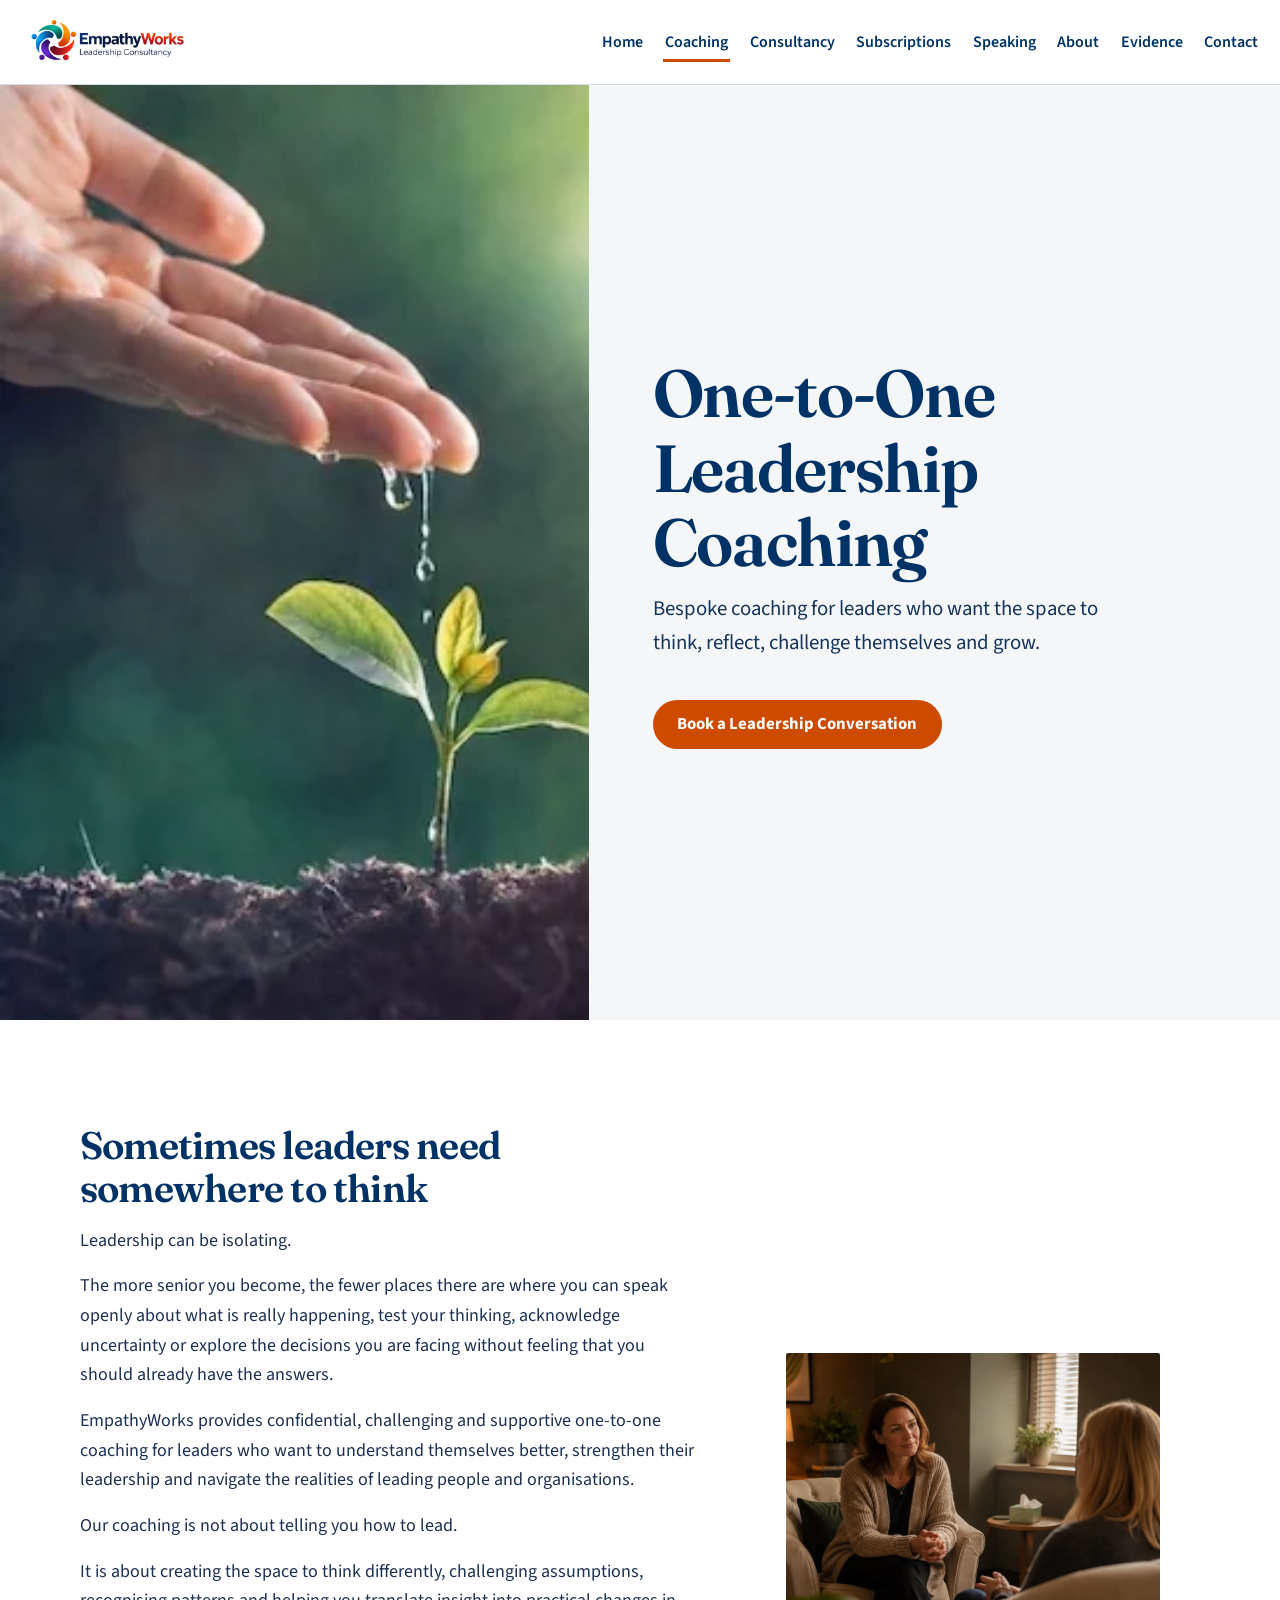
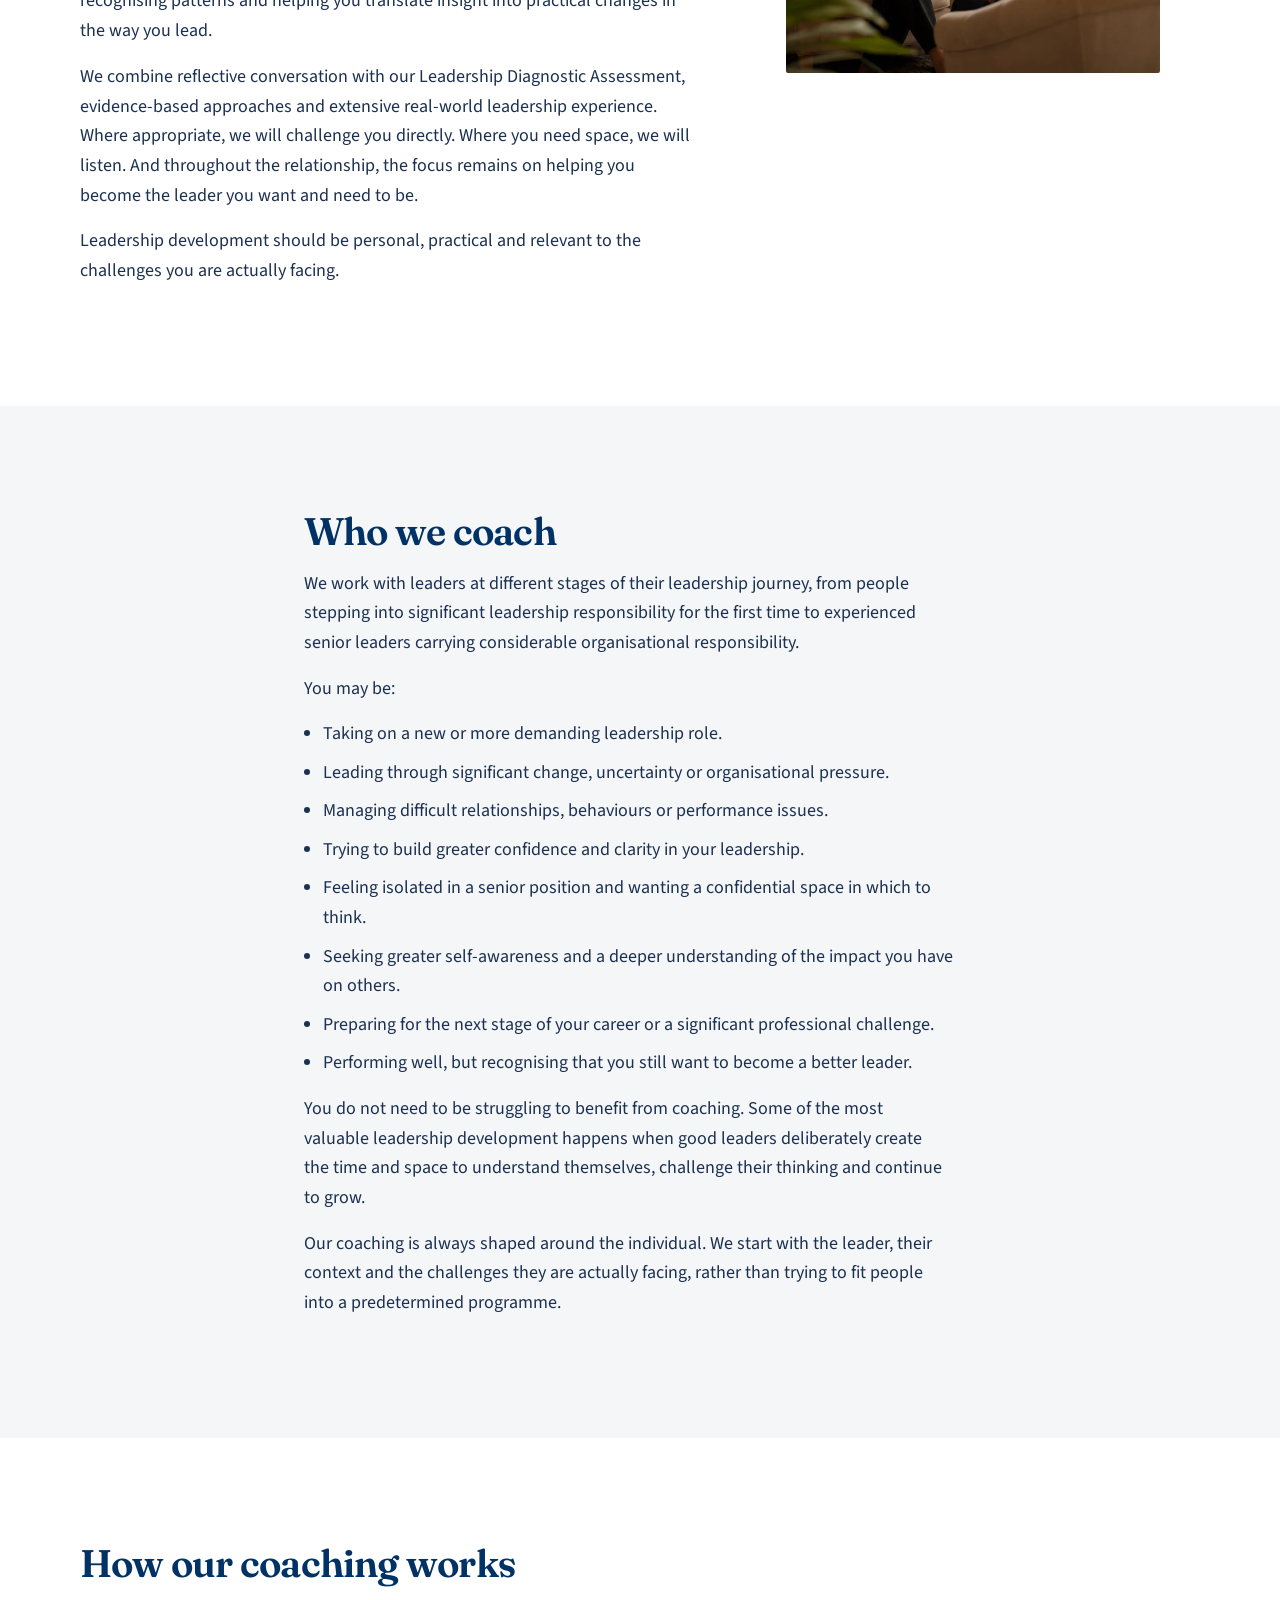
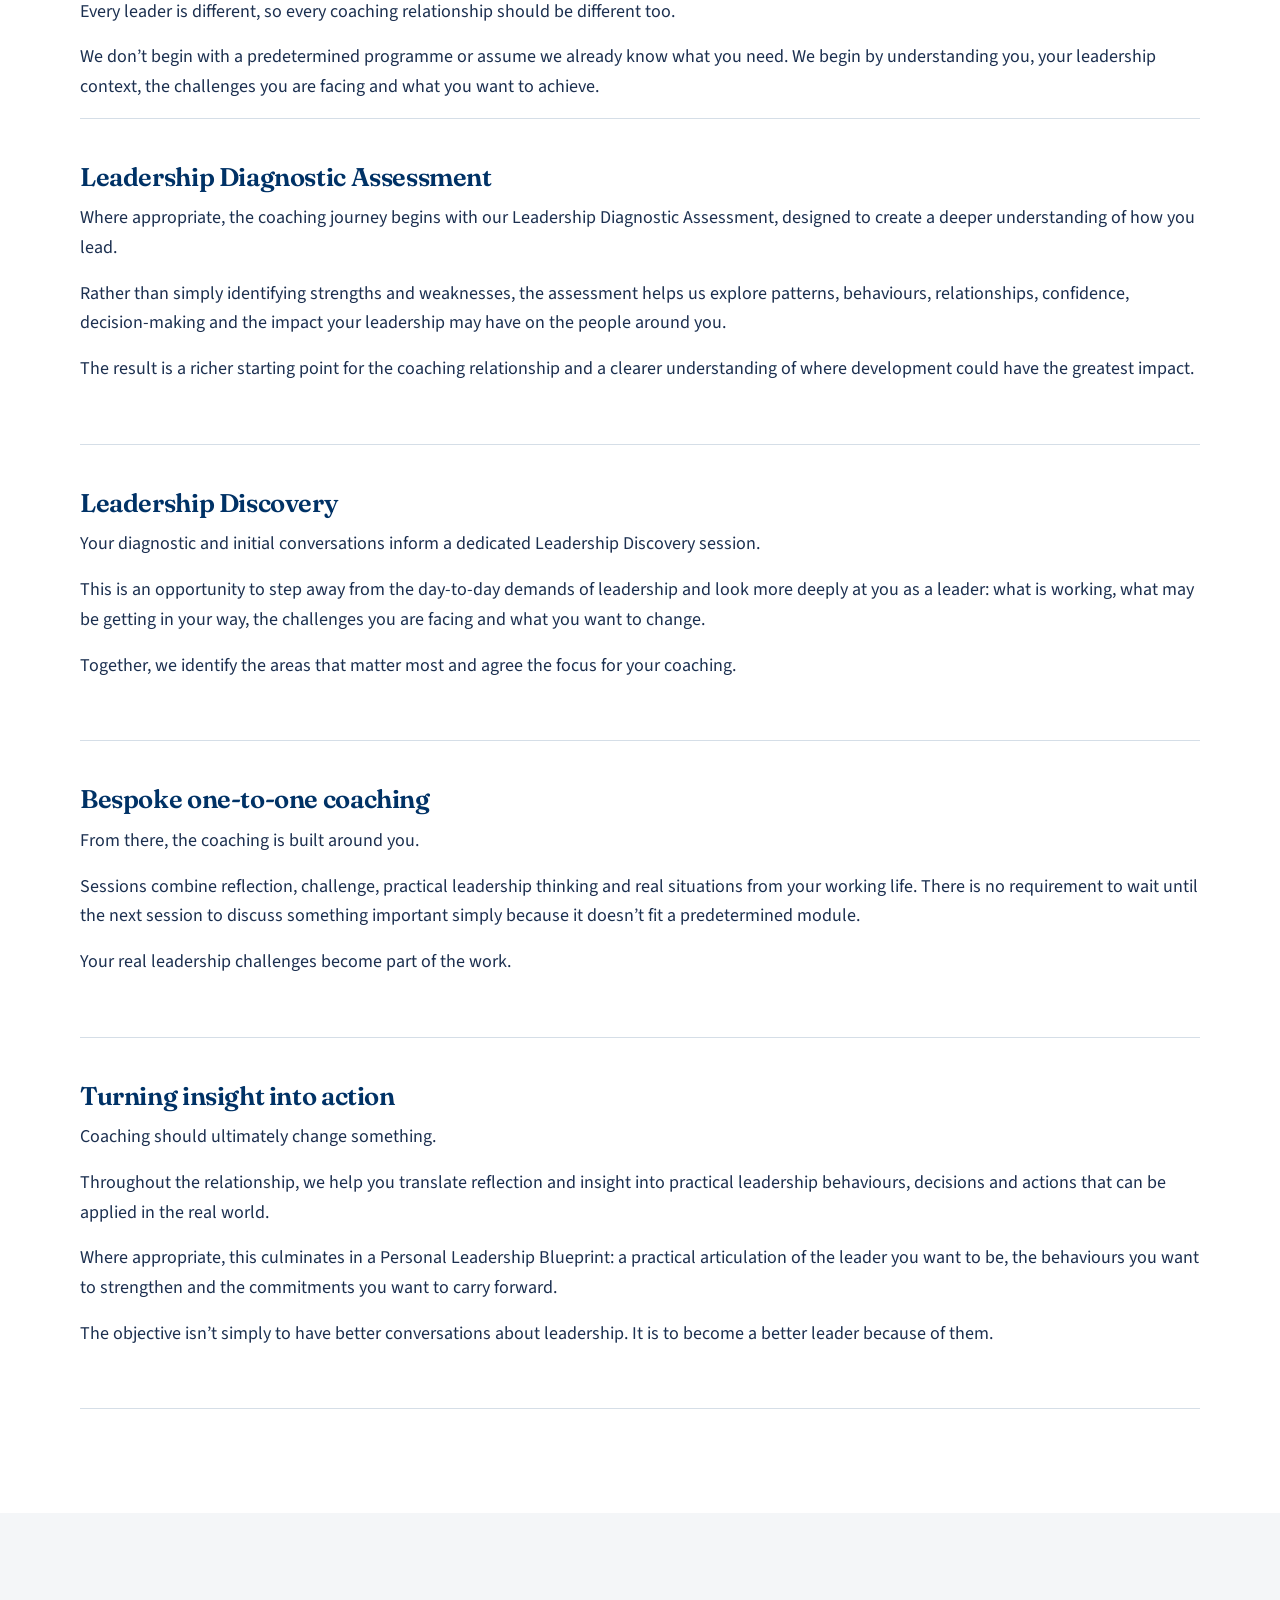
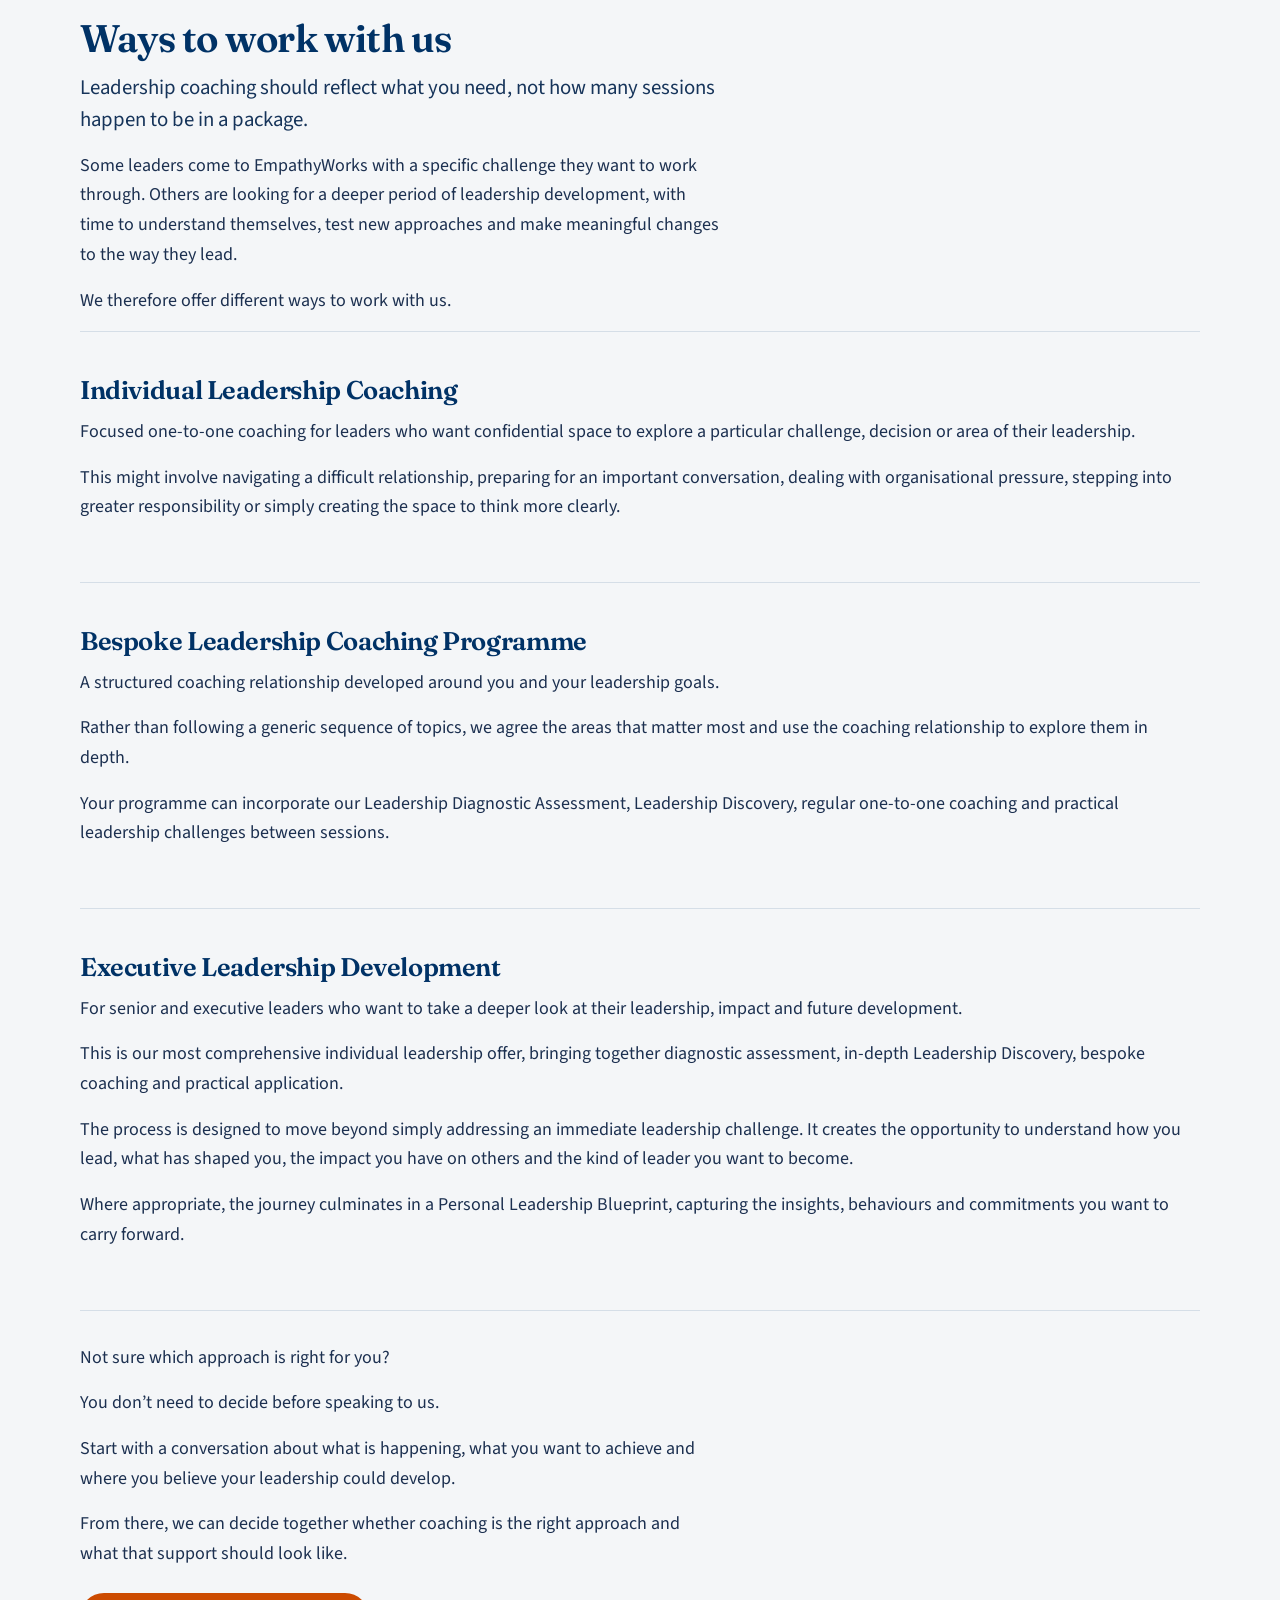
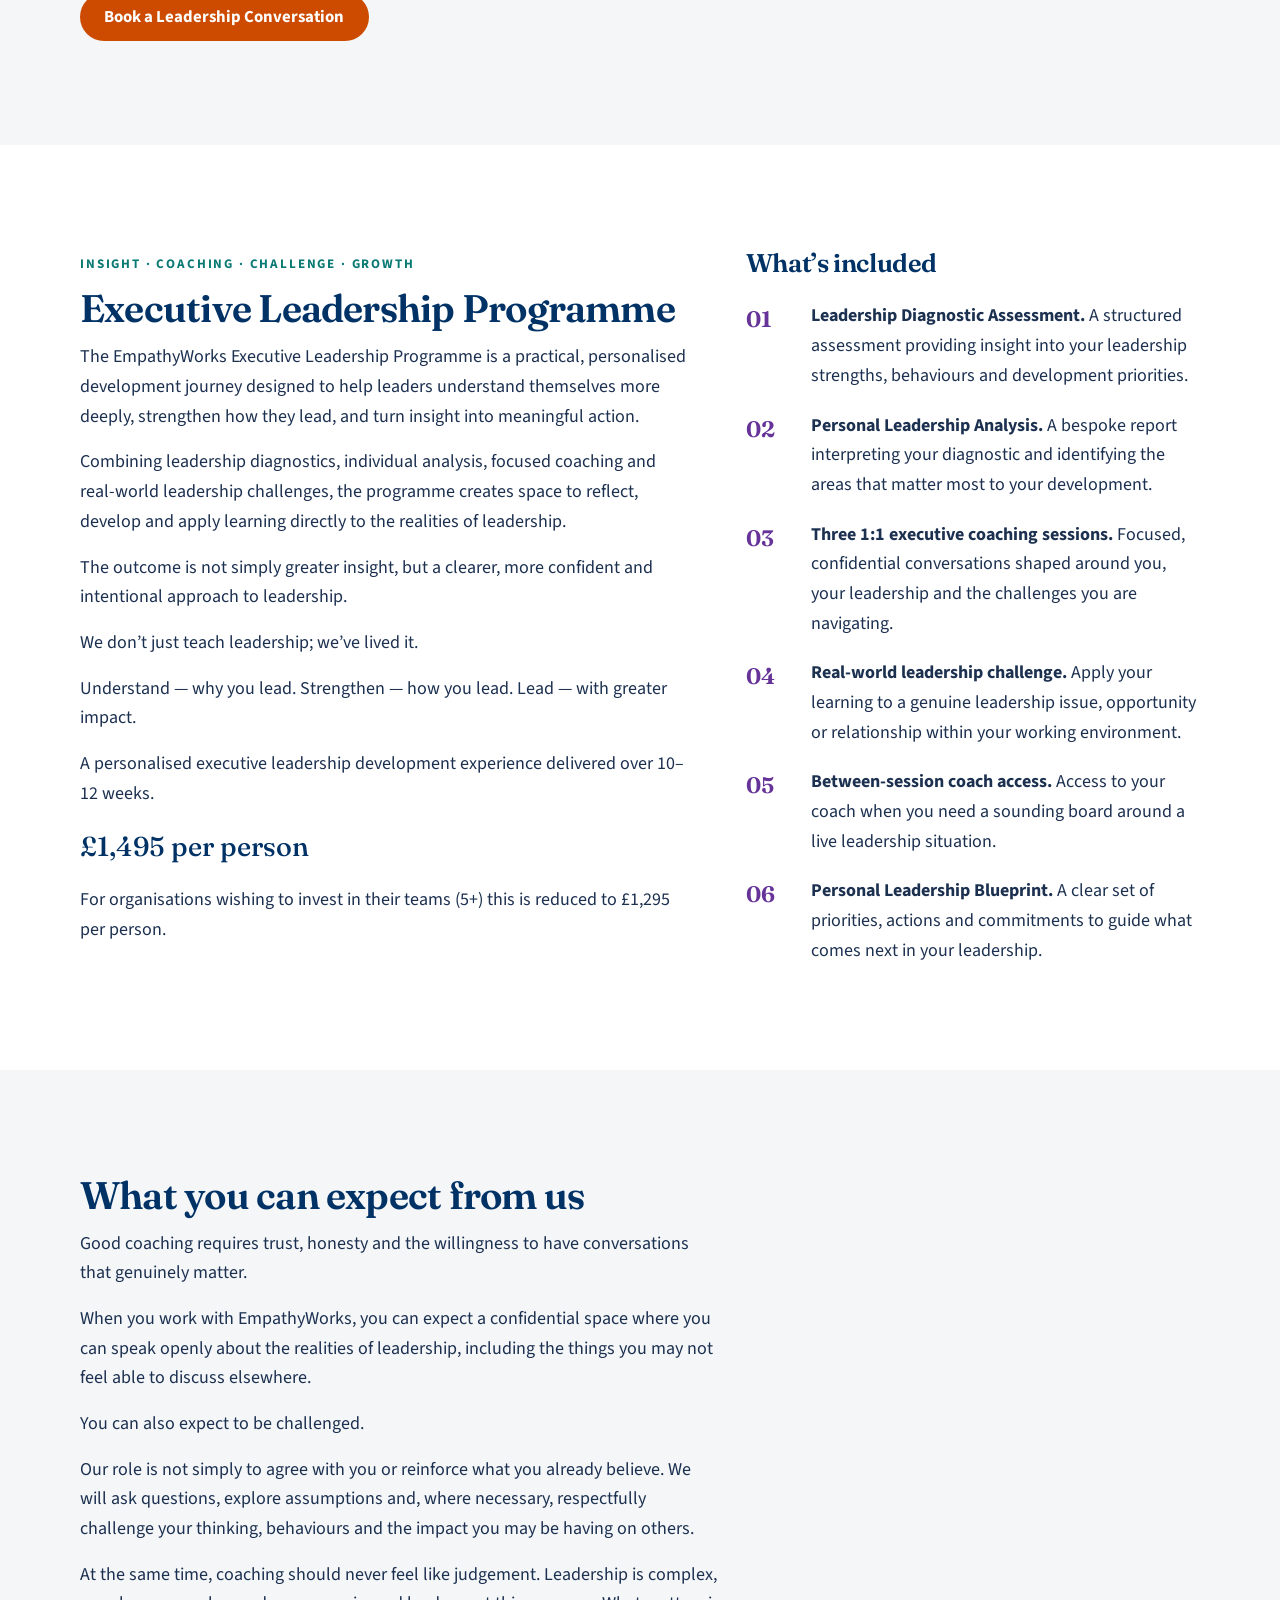
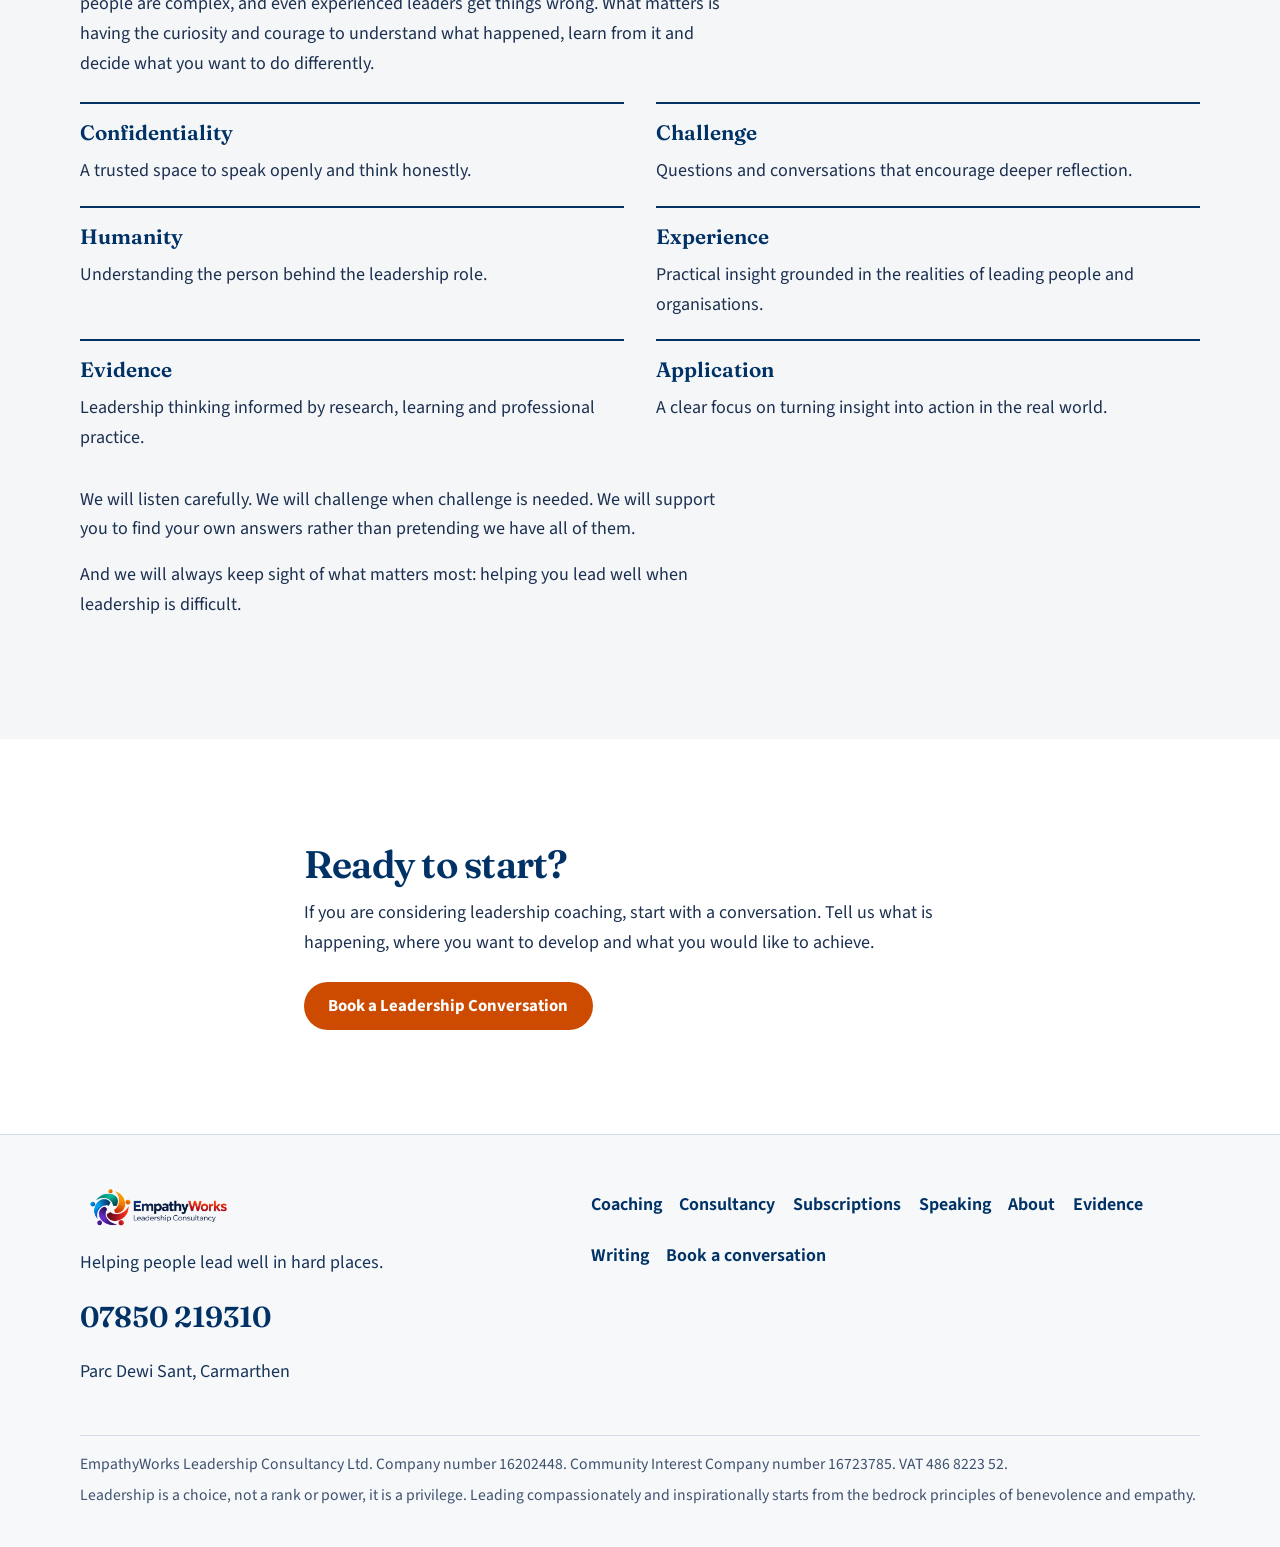
<file: coaching.html>
<!DOCTYPE html>
<html lang="en-GB">
<head>
  <meta charset="utf-8">
  <meta name="viewport" content="width=device-width, initial-scale=1">
  <title>One-to-One Leadership Coaching · EmpathyWorks</title>
  <meta name="description" content="Bespoke coaching for leaders who want the space to think, reflect, challenge themselves and grow. Book a leadership conversation.">
  <meta property="og:title" content="One-to-One Leadership Coaching · EmpathyWorks">
  <meta property="og:description" content="Bespoke coaching for leaders who want the space to think, reflect, challenge themselves and grow.">
  <meta property="og:image" content="images/og.jpg">
  <meta property="og:type" content="website">
  <meta name="theme-color" content="#003266">
  <link rel="icon" href="images/favicon-32.png" type="image/png">
  <link rel="apple-touch-icon" href="images/apple-touch-icon.png">
  <link rel="stylesheet" href="styles.css">
</head>
<body>
  <a class="skip" href="#content">Skip to content</a>
  <header class="site-header">
    <div class="header-inner">
      <a class="logo" href="index.html"><img src="images/logo.png" alt="EmpathyWorks Leadership Consultancy" width="217" height="72"></a>
      <button class="nav-toggle" type="button" aria-expanded="false" aria-controls="site-nav">Menu</button>
      <nav id="site-nav" class="site-nav" aria-label="Primary">
        <a href="index.html">Home</a>
        <a href="coaching.html" aria-current="page">Coaching</a>
        <a href="consultancy.html">Consultancy</a>
        <a href="subscriptions.html">Subscriptions</a>
        <a href="speaking.html">Speaking</a>
        <a href="about.html">About</a>
        <a href="evidence.html">Evidence</a>
        <a href="contact.html">Contact</a>
      </nav>
    </div>
  </header>

  <main id="content">
    <section class="hero-split">
      <img src="images/seedling.webp" alt="A hand watering a seedling" width="252" height="400">
      <div class="hero-split-copy">
        <h1>One-to-One Leadership Coaching</h1>
        <p>Bespoke coaching for leaders who want the space to think, reflect, challenge themselves and grow.</p>
        <div class="actions">
          <a class="btn btn-primary" href="contact.html">Book a Leadership Conversation</a>
        </div>
      </div>
    </section>

    <section class="section">
      <div class="wrap split">
        <div class="prose">
          <h2>Sometimes leaders need somewhere to think</h2>
          <p>Leadership can be isolating.</p>
          <p>The more senior you become, the fewer places there are where you can speak openly about what is really happening, test your thinking, acknowledge uncertainty or explore the decisions you are facing without feeling that you should already have the answers.</p>
          <p>EmpathyWorks provides confidential, challenging and supportive one-to-one coaching for leaders who want to understand themselves better, strengthen their leadership and navigate the realities of leading people and organisations.</p>
          <p>Our coaching is not about telling you how to lead.</p>
          <p>It is about creating the space to think differently, challenging assumptions, recognising patterns and helping you translate insight into practical changes in the way you lead.</p>
          <p>We combine reflective conversation with our Leadership Diagnostic Assessment, evidence-based approaches and extensive real-world leadership experience. Where appropriate, we will challenge you directly. Where you need space, we will listen. And throughout the relationship, the focus remains on helping you become the leader you want and need to be.</p>
          <p>Leadership development should be personal, practical and relevant to the challenges you are actually facing.</p>
        </div>
        <figure class="frame">
          <img src="images/conversation.webp" alt="Two people in a quiet coaching conversation" width="1400" height="933">
        </figure>
      </div>
    </section>

    <section class="section section-paper">
      <div class="wrap-narrow prose">
        <h2>Who we coach</h2>
        <p>We work with leaders at different stages of their leadership journey, from people stepping into significant leadership responsibility for the first time to experienced senior leaders carrying considerable organisational responsibility.</p>
        <p>You may be:</p>
        <ul>
          <li>Taking on a new or more demanding leadership role.</li>
          <li>Leading through significant change, uncertainty or organisational pressure.</li>
          <li>Managing difficult relationships, behaviours or performance issues.</li>
          <li>Trying to build greater confidence and clarity in your leadership.</li>
          <li>Feeling isolated in a senior position and wanting a confidential space in which to think.</li>
          <li>Seeking greater self-awareness and a deeper understanding of the impact you have on others.</li>
          <li>Preparing for the next stage of your career or a significant professional challenge.</li>
          <li>Performing well, but recognising that you still want to become a better leader.</li>
        </ul>
        <p>You do not need to be struggling to benefit from coaching. Some of the most valuable leadership development happens when good leaders deliberately create the time and space to understand themselves, challenge their thinking and continue to grow.</p>
        <p>Our coaching is always shaped around the individual. We start with the leader, their context and the challenges they are actually facing, rather than trying to fit people into a predetermined programme.</p>
      </div>
    </section>

    <section class="section">
      <div class="wrap">
        <div class="wrap-narrow" style="margin-left:0; width:100%;">
          <h2>How our coaching works</h2>
          <p>Every leader is different, so every coaching relationship should be different too.</p>
          <p>We don’t begin with a predetermined programme or assume we already know what you need. We begin by understanding you, your leadership context, the challenges you are facing and what you want to achieve.</p>
        </div>

        <article class="tier-detail" id="diagnostic">
          <h3>Leadership Diagnostic Assessment</h3>
          <p>Where appropriate, the coaching journey begins with our Leadership Diagnostic Assessment, designed to create a deeper understanding of how you lead.</p>
          <p>Rather than simply identifying strengths and weaknesses, the assessment helps us explore patterns, behaviours, relationships, confidence, decision-making and the impact your leadership may have on the people around you.</p>
          <p>The result is a richer starting point for the coaching relationship and a clearer understanding of where development could have the greatest impact.</p>
        </article>

        <article class="tier-detail" id="discovery">
          <h3>Leadership Discovery</h3>
          <p>Your diagnostic and initial conversations inform a dedicated Leadership Discovery session.</p>
          <p>This is an opportunity to step away from the day-to-day demands of leadership and look more deeply at you as a leader: what is working, what may be getting in your way, the challenges you are facing and what you want to change.</p>
          <p>Together, we identify the areas that matter most and agree the focus for your coaching.</p>
        </article>

        <article class="tier-detail">
          <h3>Bespoke one-to-one coaching</h3>
          <p>From there, the coaching is built around you.</p>
          <p>Sessions combine reflection, challenge, practical leadership thinking and real situations from your working life. There is no requirement to wait until the next session to discuss something important simply because it doesn’t fit a predetermined module.</p>
          <p>Your real leadership challenges become part of the work.</p>
        </article>

        <article class="tier-detail">
          <h3>Turning insight into action</h3>
          <p>Coaching should ultimately change something.</p>
          <p>Throughout the relationship, we help you translate reflection and insight into practical leadership behaviours, decisions and actions that can be applied in the real world.</p>
          <p>Where appropriate, this culminates in a Personal Leadership Blueprint: a practical articulation of the leader you want to be, the behaviours you want to strengthen and the commitments you want to carry forward.</p>
          <p>The objective isn’t simply to have better conversations about leadership. It is to become a better leader because of them.</p>
        </article>
      </div>
    </section>

    <section class="section section-paper" id="ways">
      <div class="wrap">
        <h2>Ways to work with us</h2>
        <p class="lede" style="max-width:40rem;">Leadership coaching should reflect what you need, not how many sessions happen to be in a package.</p>
        <p style="max-width:40rem;">Some leaders come to EmpathyWorks with a specific challenge they want to work through. Others are looking for a deeper period of leadership development, with time to understand themselves, test new approaches and make meaningful changes to the way they lead.</p>
        <p style="max-width:40rem;">We therefore offer different ways to work with us.</p>

        <article class="tier-detail">
          <h3>Individual Leadership Coaching</h3>
          <p>Focused one-to-one coaching for leaders who want confidential space to explore a particular challenge, decision or area of their leadership.</p>
          <p>This might involve navigating a difficult relationship, preparing for an important conversation, dealing with organisational pressure, stepping into greater responsibility or simply creating the space to think more clearly.</p>
        </article>

        <article class="tier-detail">
          <h3>Bespoke Leadership Coaching Programme</h3>
          <p>A structured coaching relationship developed around you and your leadership goals.</p>
          <p>Rather than following a generic sequence of topics, we agree the areas that matter most and use the coaching relationship to explore them in depth.</p>
          <p>Your programme can incorporate our Leadership Diagnostic Assessment, Leadership Discovery, regular one-to-one coaching and practical leadership challenges between sessions.</p>
        </article>

        <article class="tier-detail">
          <h3>Executive Leadership Development</h3>
          <p>For senior and executive leaders who want to take a deeper look at their leadership, impact and future development.</p>
          <p>This is our most comprehensive individual leadership offer, bringing together diagnostic assessment, in-depth Leadership Discovery, bespoke coaching and practical application.</p>
          <p>The process is designed to move beyond simply addressing an immediate leadership challenge. It creates the opportunity to understand how you lead, what has shaped you, the impact you have on others and the kind of leader you want to become.</p>
          <p>Where appropriate, the journey culminates in a Personal Leadership Blueprint, capturing the insights, behaviours and commitments you want to carry forward.</p>
        </article>

        <p style="margin-top:2rem; max-width:40rem;">Not sure which approach is right for you?</p>
        <p style="max-width:40rem;">You don’t need to decide before speaking to us.</p>
        <p style="max-width:40rem;">Start with a conversation about what is happening, what you want to achieve and where you believe your leadership could develop.</p>
        <p style="max-width:40rem;">From there, we can decide together whether coaching is the right approach and what that support should look like.</p>
        <div class="actions">
          <a class="btn btn-primary" href="contact.html">Book a Leadership Conversation</a>
        </div>
      </div>
    </section>

    <section class="section" id="executive-programme">
      <div class="wrap split">
        <div>
          <p class="kicker">Insight · Coaching · Challenge · Growth</p>
          <h2>Executive Leadership Programme</h2>
          <p>The EmpathyWorks Executive Leadership Programme is a practical, personalised development journey designed to help leaders understand themselves more deeply, strengthen how they lead, and turn insight into meaningful action.</p>
          <p>Combining leadership diagnostics, individual analysis, focused coaching and real-world leadership challenges, the programme creates space to reflect, develop and apply learning directly to the realities of leadership.</p>
          <p>The outcome is not simply greater insight, but a clearer, more confident and intentional approach to leadership.</p>
          <p>We don’t just teach leadership; we’ve lived it.</p>
          <p>Understand — why you lead. Strengthen — how you lead. Lead — with greater impact.</p>
          <p>A personalised executive leadership development experience delivered over 10–12 weeks.</p>
          <p class="price">£1,495 per person</p>
          <p>For organisations wishing to invest in their teams (5+) this is reduced to £1,295 per person.</p>
        </div>
        <div>
          <h3>What’s included</h3>
          <ol class="steps">
            <li><span>01</span><div><strong>Leadership Diagnostic Assessment.</strong> A structured assessment providing insight into your leadership strengths, behaviours and development priorities.</div></li>
            <li><span>02</span><div><strong>Personal Leadership Analysis.</strong> A bespoke report interpreting your diagnostic and identifying the areas that matter most to your development.</div></li>
            <li><span>03</span><div><strong>Three 1:1 executive coaching sessions.</strong> Focused, confidential conversations shaped around you, your leadership and the challenges you are navigating.</div></li>
            <li><span>04</span><div><strong>Real-world leadership challenge.</strong> Apply your learning to a genuine leadership issue, opportunity or relationship within your working environment.</div></li>
            <li><span>05</span><div><strong>Between-session coach access.</strong> Access to your coach when you need a sounding board around a live leadership situation.</div></li>
            <li><span>06</span><div><strong>Personal Leadership Blueprint.</strong> A clear set of priorities, actions and commitments to guide what comes next in your leadership.</div></li>
          </ol>
        </div>
      </div>
    </section>

    <section class="section section-paper">
      <div class="wrap">
        <h2>What you can expect from us</h2>
        <div class="prose" style="max-width:40rem;">
          <p>Good coaching requires trust, honesty and the willingness to have conversations that genuinely matter.</p>
          <p>When you work with EmpathyWorks, you can expect a confidential space where you can speak openly about the realities of leadership, including the things you may not feel able to discuss elsewhere.</p>
          <p>You can also expect to be challenged.</p>
          <p>Our role is not simply to agree with you or reinforce what you already believe. We will ask questions, explore assumptions and, where necessary, respectfully challenge your thinking, behaviours and the impact you may be having on others.</p>
          <p>At the same time, coaching should never feel like judgement. Leadership is complex, people are complex, and even experienced leaders get things wrong. What matters is having the curiosity and courage to understand what happened, learn from it and decide what you want to do differently.</p>
        </div>
        <dl class="pairs">
          <div>
            <dt>Confidentiality</dt>
            <dd>A trusted space to speak openly and think honestly.</dd>
          </div>
          <div>
            <dt>Challenge</dt>
            <dd>Questions and conversations that encourage deeper reflection.</dd>
          </div>
          <div>
            <dt>Humanity</dt>
            <dd>Understanding the person behind the leadership role.</dd>
          </div>
          <div>
            <dt>Experience</dt>
            <dd>Practical insight grounded in the realities of leading people and organisations.</dd>
          </div>
          <div>
            <dt>Evidence</dt>
            <dd>Leadership thinking informed by research, learning and professional practice.</dd>
          </div>
          <div>
            <dt>Application</dt>
            <dd>A clear focus on turning insight into action in the real world.</dd>
          </div>
        </dl>
        <div class="prose" style="margin-top:2rem; max-width:40rem;">
          <p>We will listen carefully. We will challenge when challenge is needed. We will support you to find your own answers rather than pretending we have all of them.</p>
          <p>And we will always keep sight of what matters most: helping you lead well when leadership is difficult.</p>
        </div>
      </div>
    </section>

    <section class="section">
      <div class="wrap-narrow">
        <h2>Ready to start?</h2>
        <p>If you are considering leadership coaching, start with a conversation. Tell us what is happening, where you want to develop and what you would like to achieve.</p>
        <div class="actions">
          <a class="btn btn-primary" href="contact.html">Book a Leadership Conversation</a>
        </div>
      </div>
    </section>
  </main>

  <footer class="site-footer">
    <div class="wrap footer-grid">
      <div>
        <a href="index.html"><img class="footer-logo" src="images/logo.png" alt="EmpathyWorks Leadership Consultancy" width="196" height="65"></a>
        <p>Helping people lead well in hard places.</p>
        <p class="phone-line"><a href="tel:+447850219310">07850 219310</a></p>
        <p>Parc Dewi Sant, Carmarthen</p>
      </div>
      <div>
        <ul class="footer-nav">
          <li><a href="coaching.html">Coaching</a></li>
          <li><a href="consultancy.html">Consultancy</a></li>
          <li><a href="subscriptions.html">Subscriptions</a></li>
          <li><a href="speaking.html">Speaking</a></li>
          <li><a href="about.html">About</a></li>
          <li><a href="evidence.html">Evidence</a></li>
          <li><a href="writing.html">Writing</a></li>
          <li><a href="contact.html">Book a conversation</a></li>
        </ul>
      </div>
    </div>
    <div class="wrap legal">
      <p>EmpathyWorks Leadership Consultancy Ltd. Company number 16202448. Community Interest Company number 16723785. VAT 486 8223 52.</p>
      <p>Leadership is a choice, not a rank or power, it is a privilege. Leading compassionately and inspirationally starts from the bedrock principles of benevolence and empathy.</p>
    </div>
  </footer>
  <script src="site.js"></script>
</body>
</html>
</file>
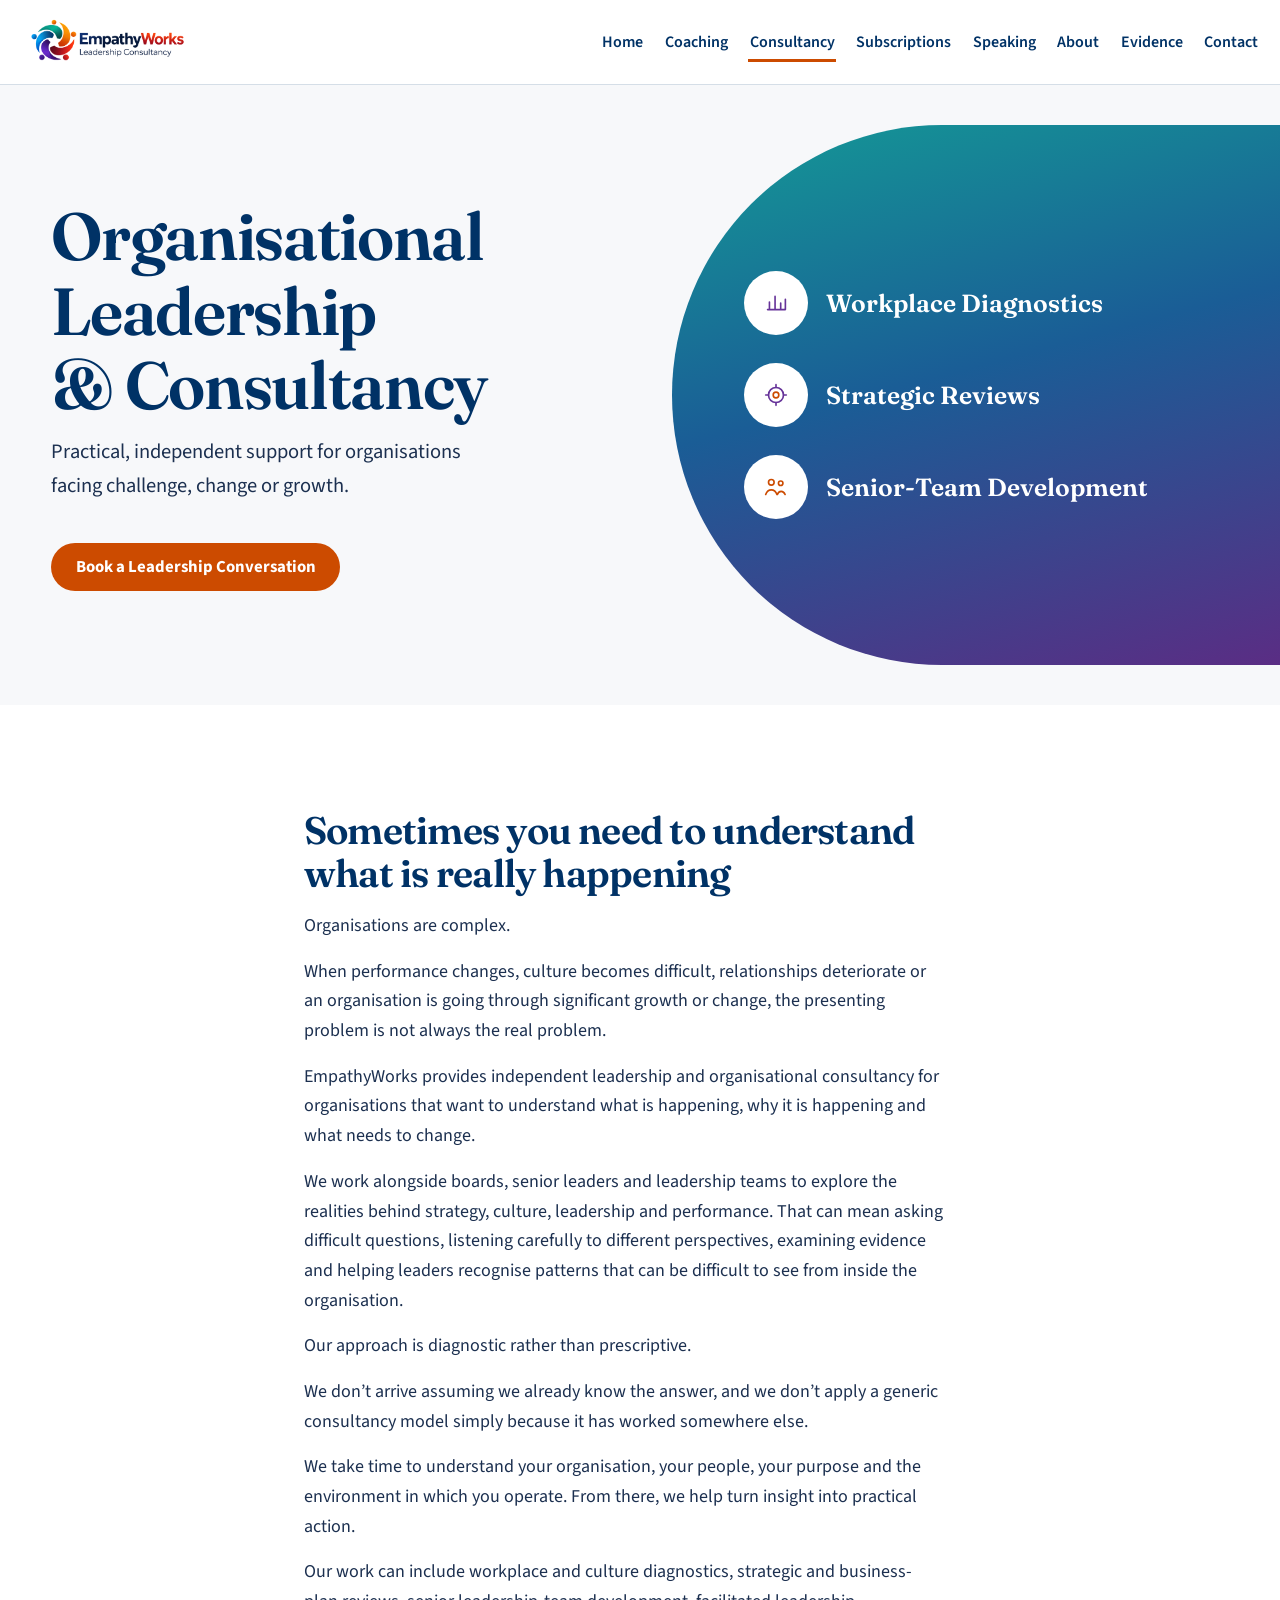
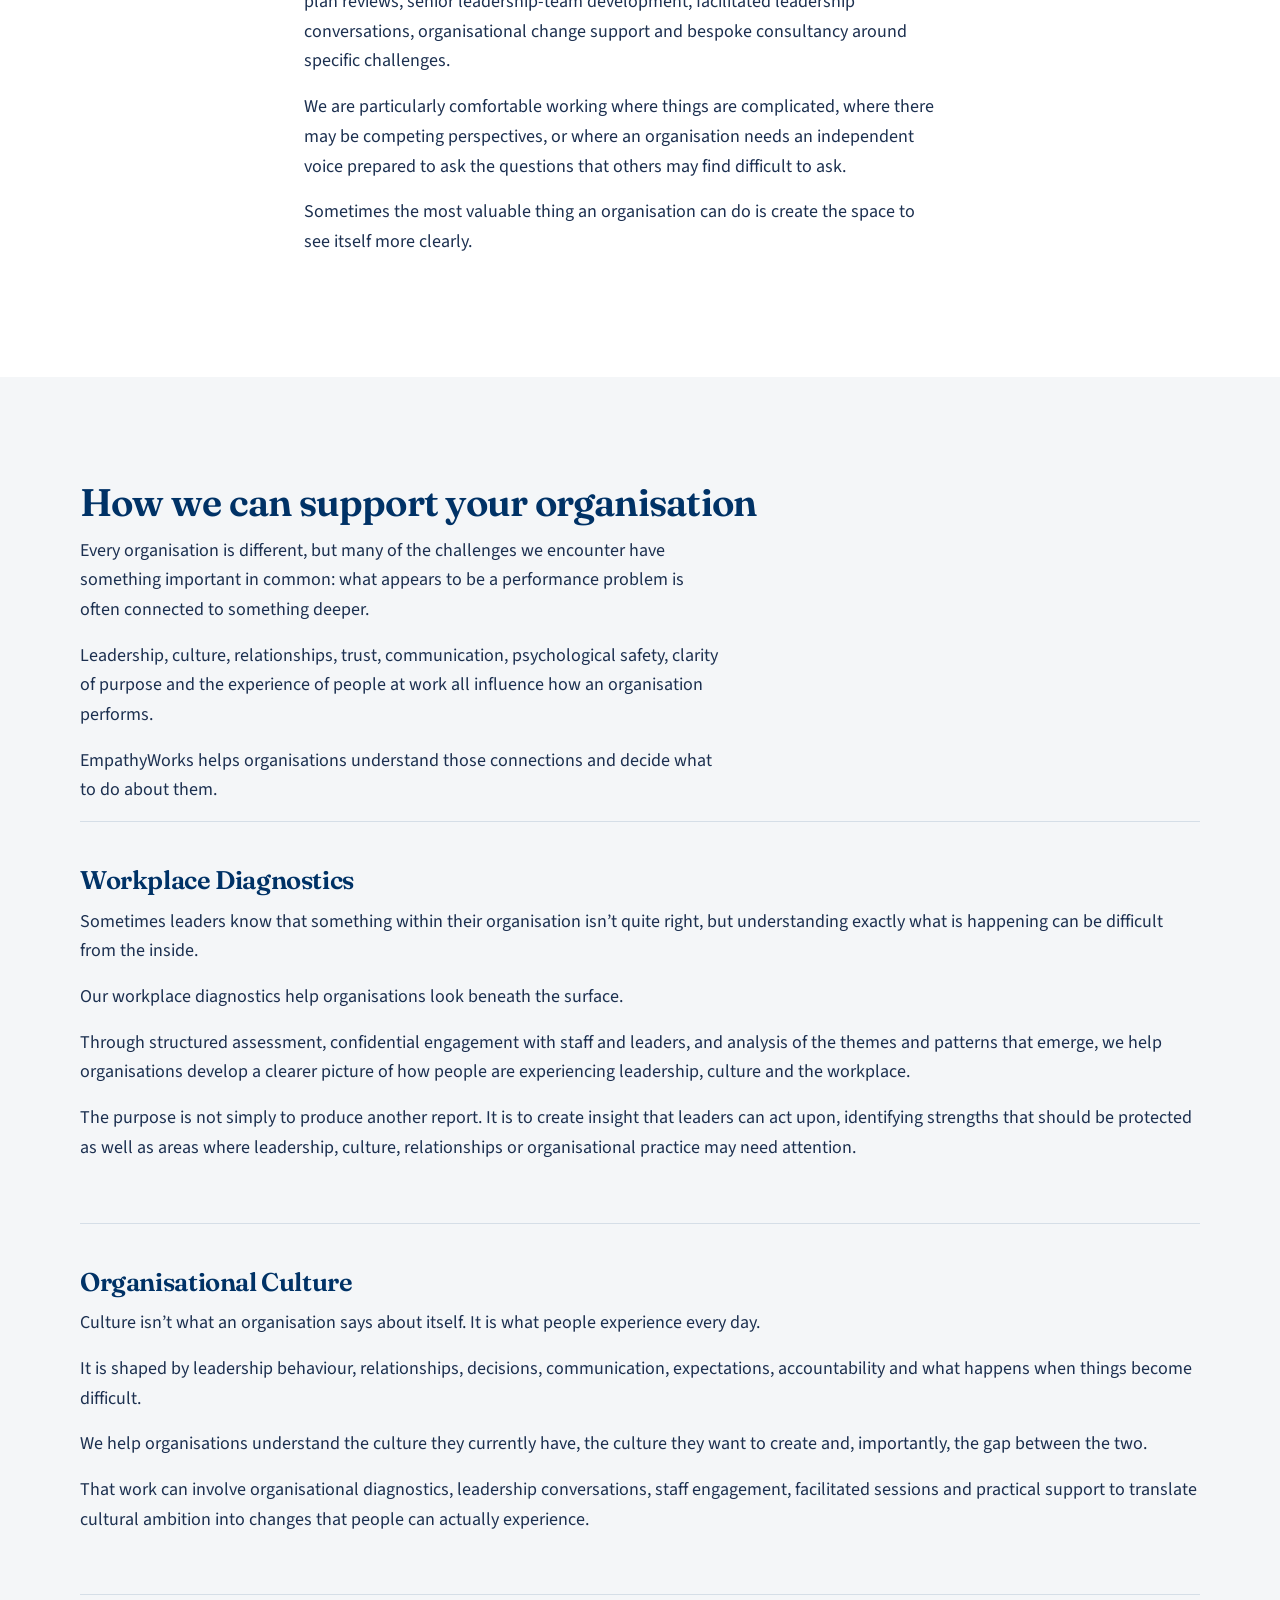
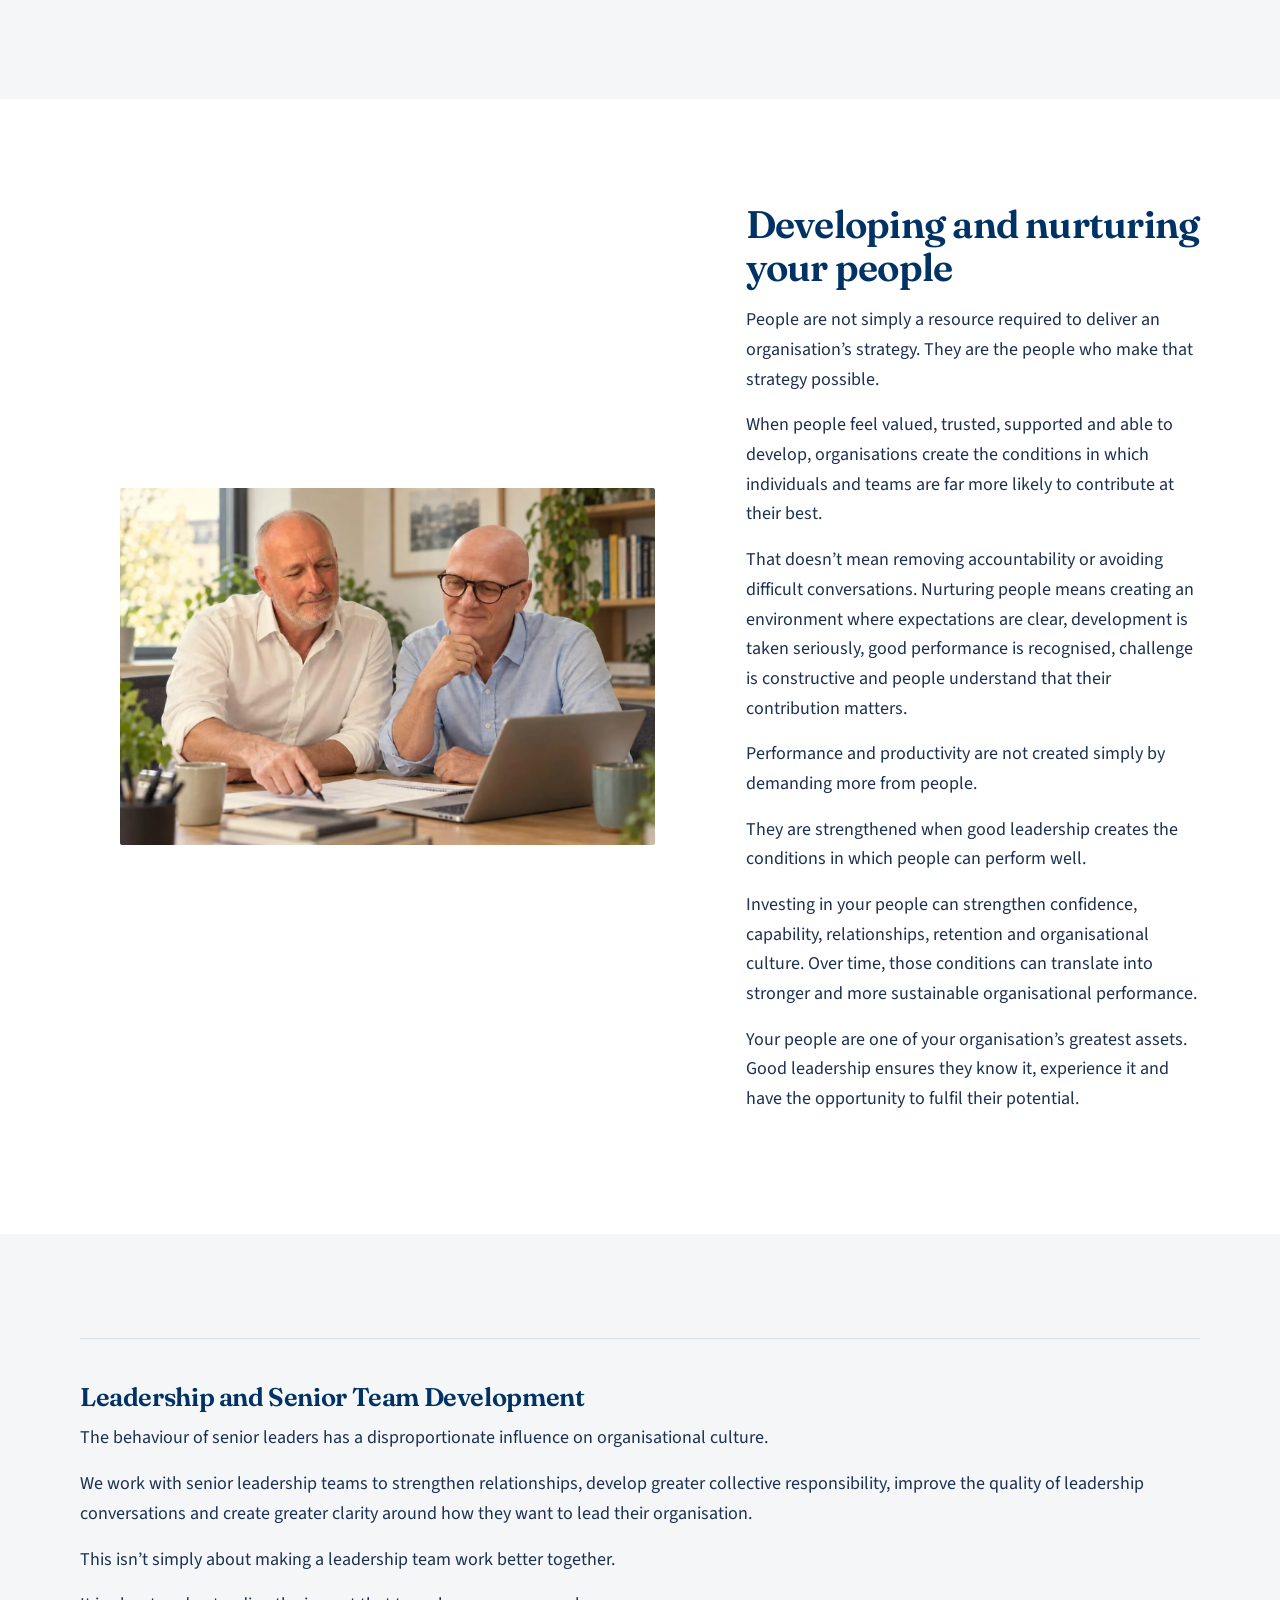
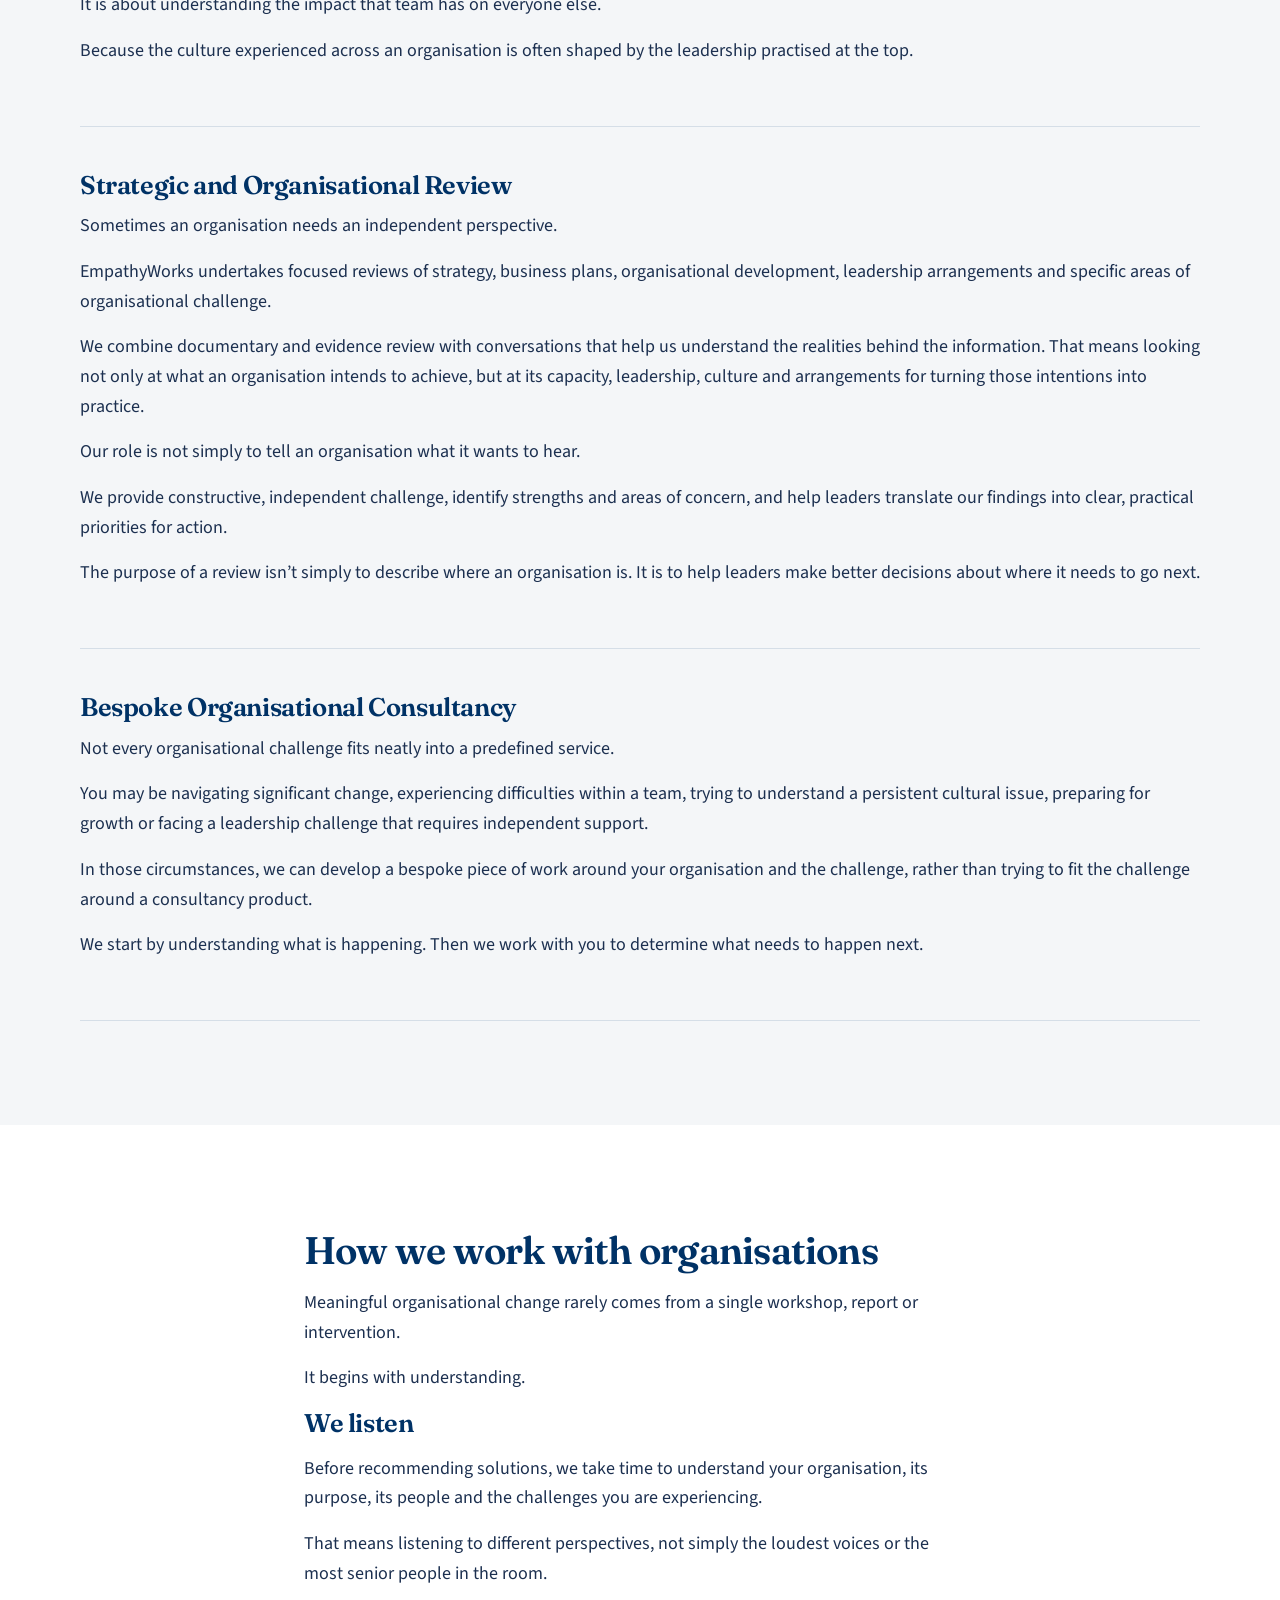
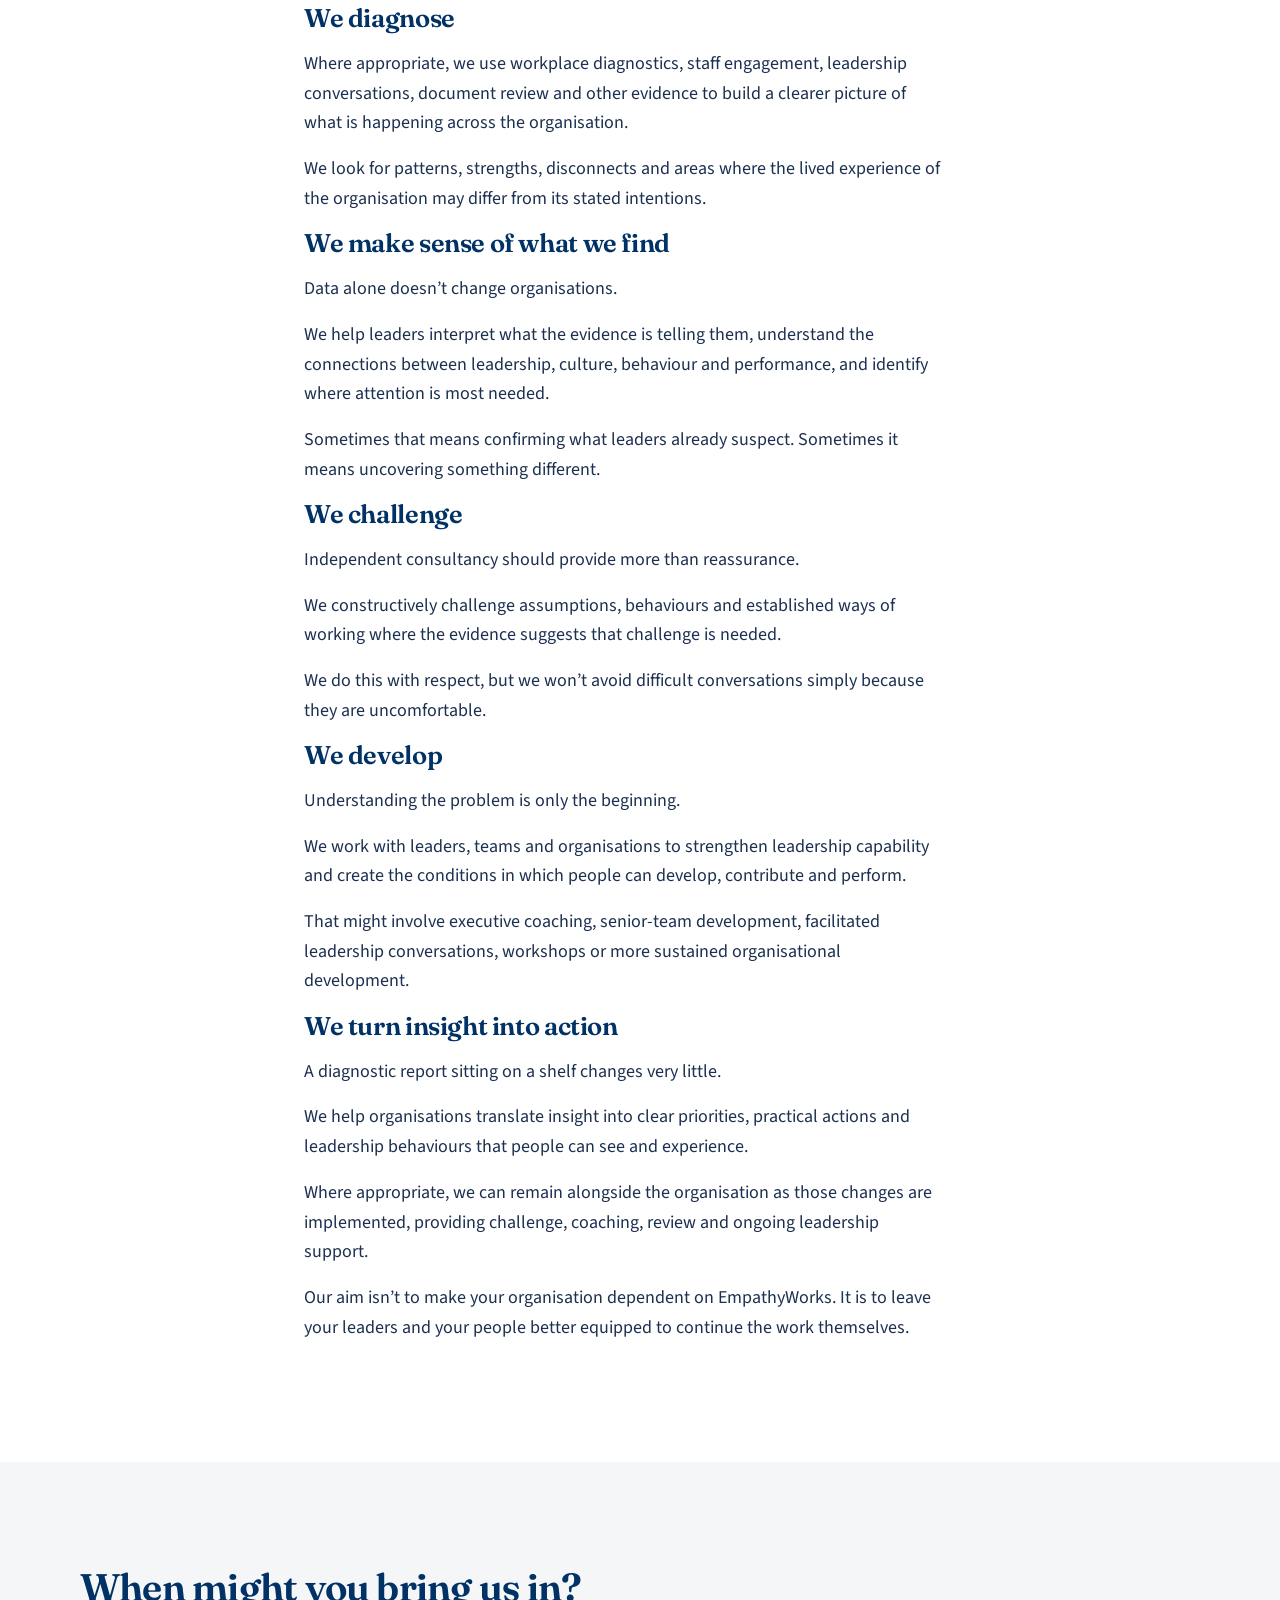
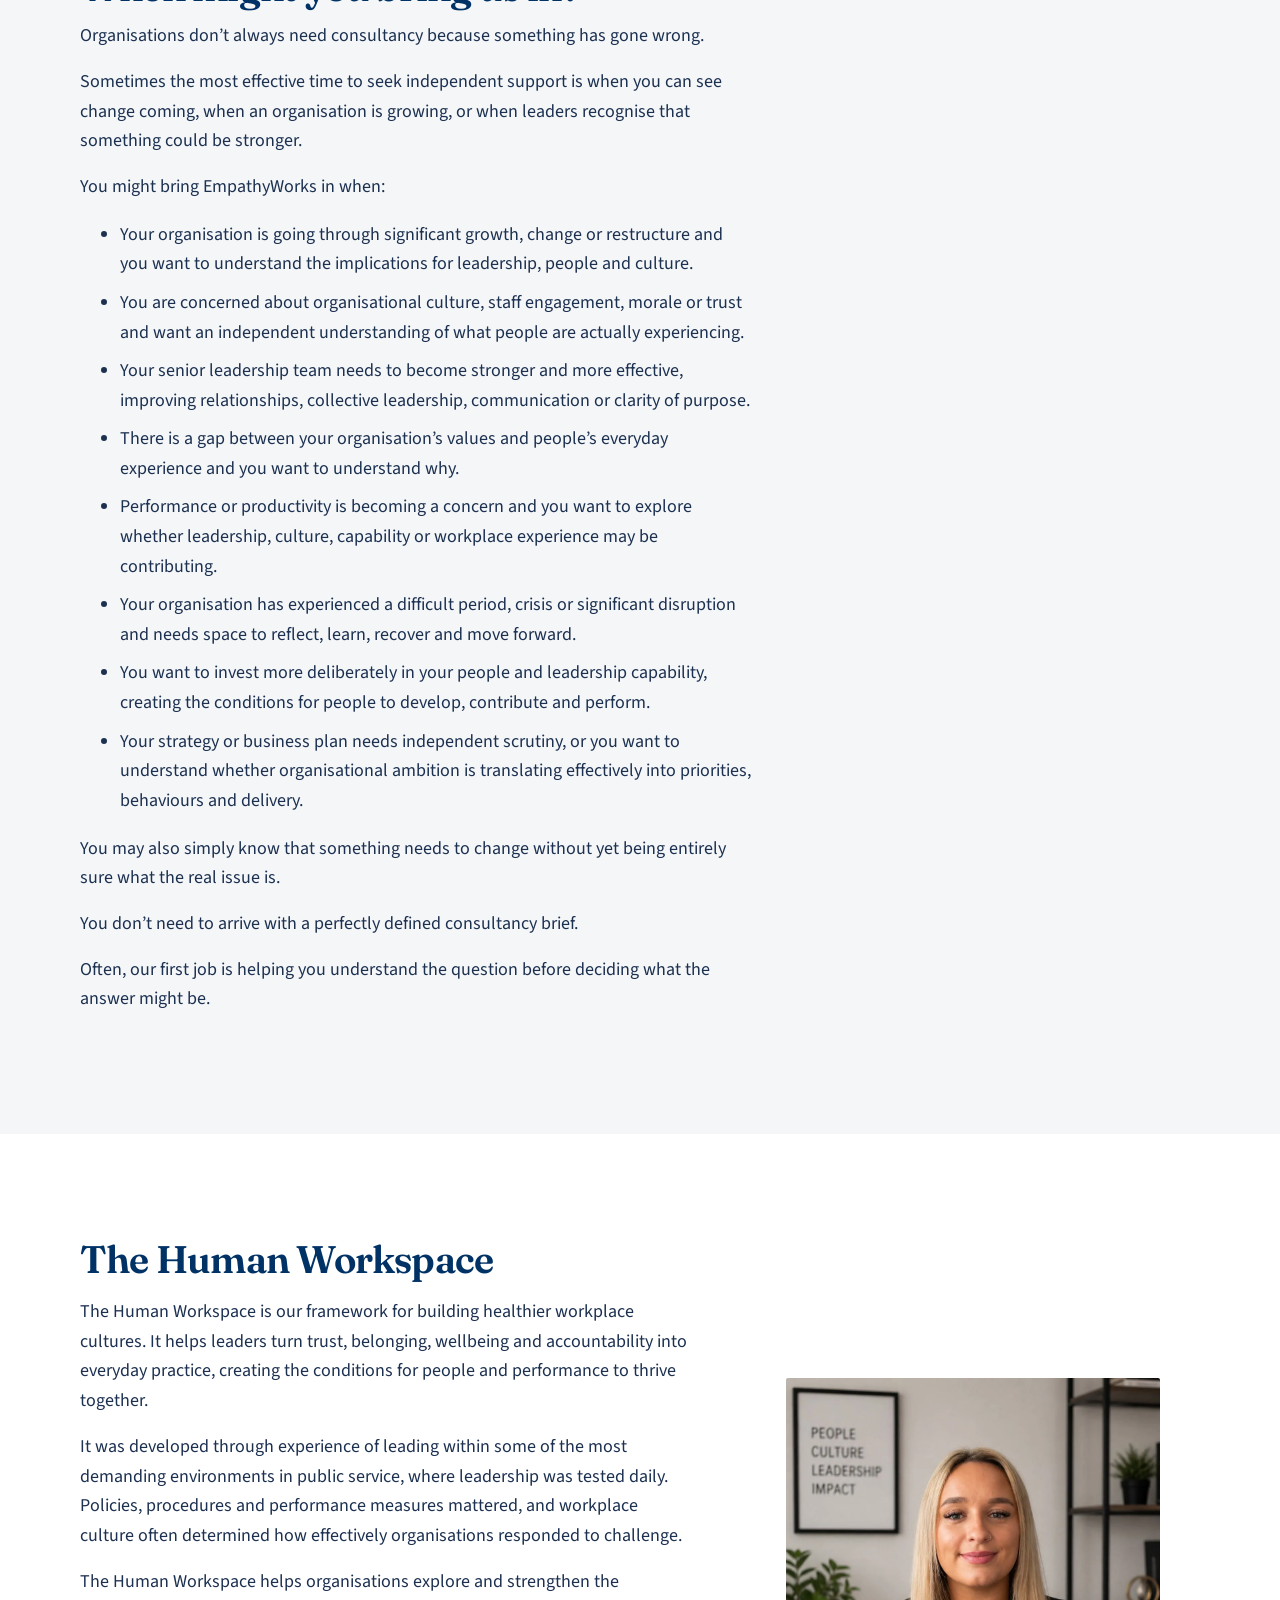
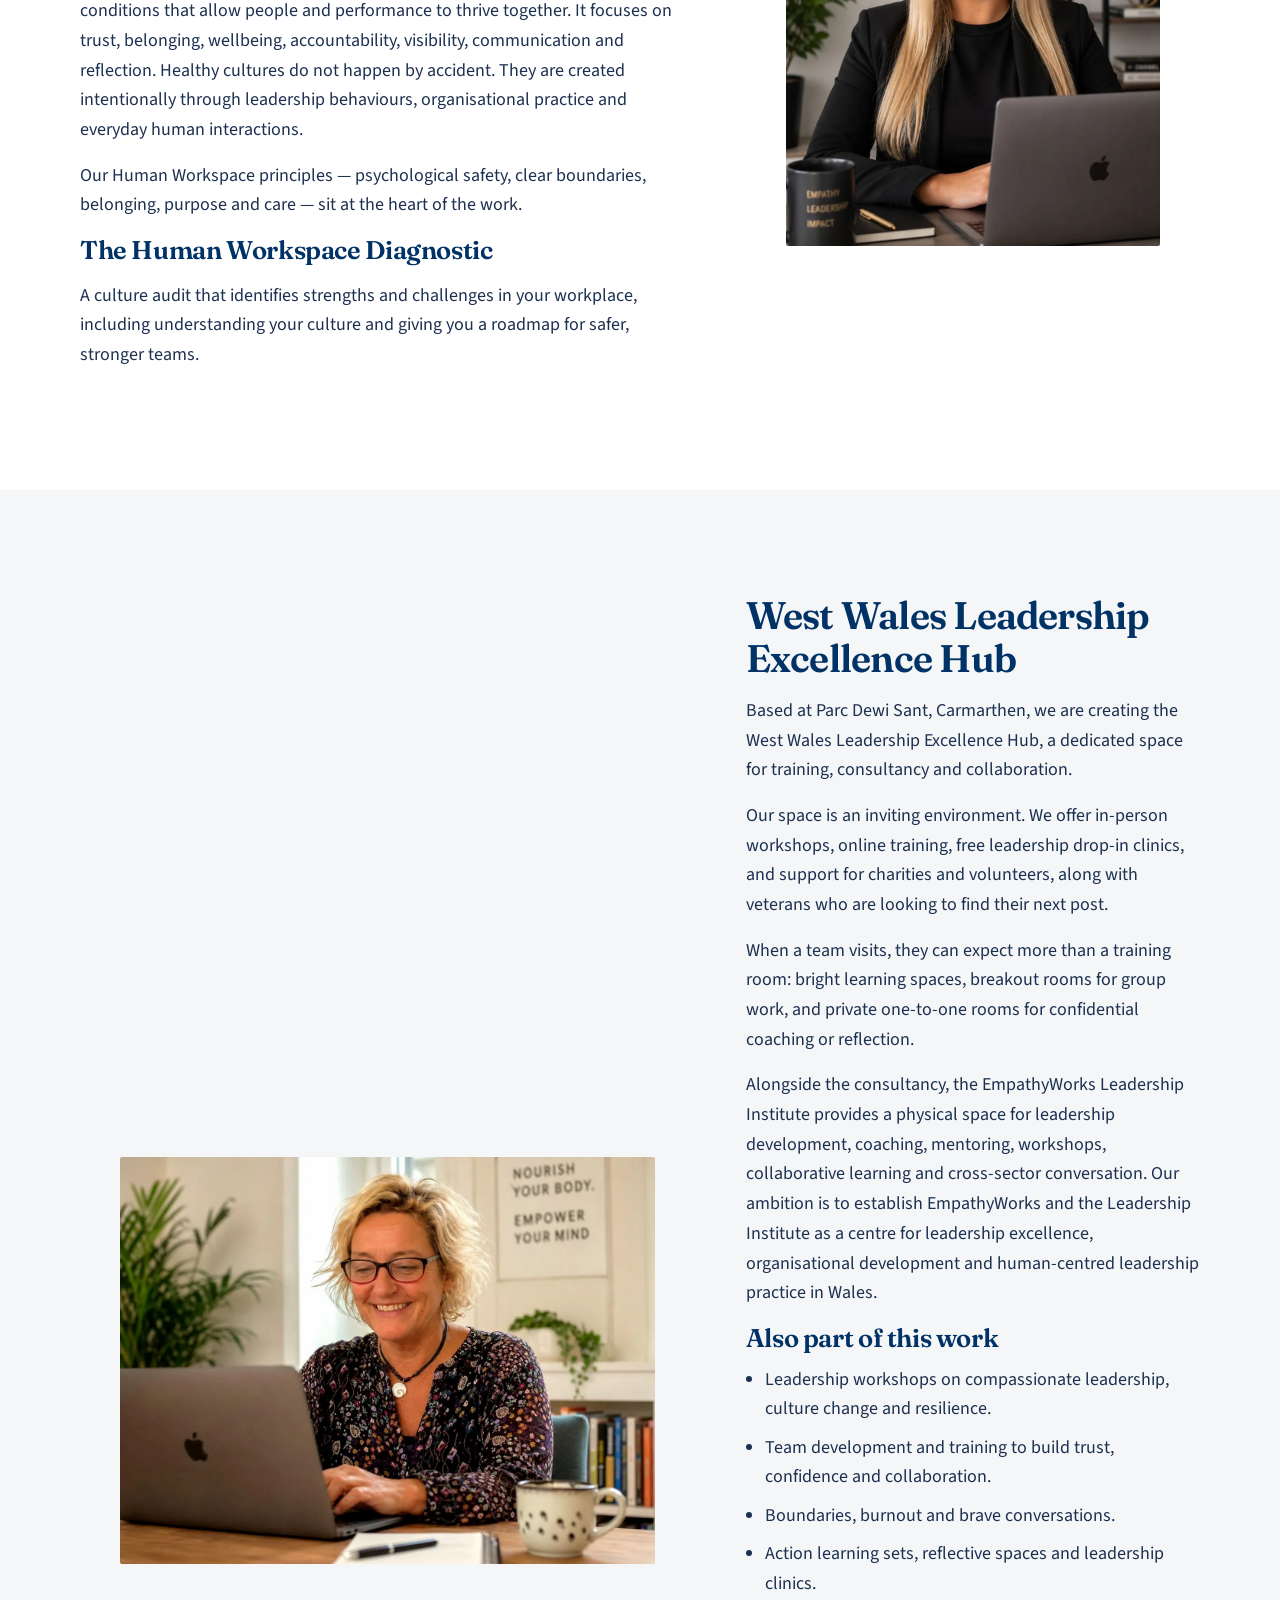
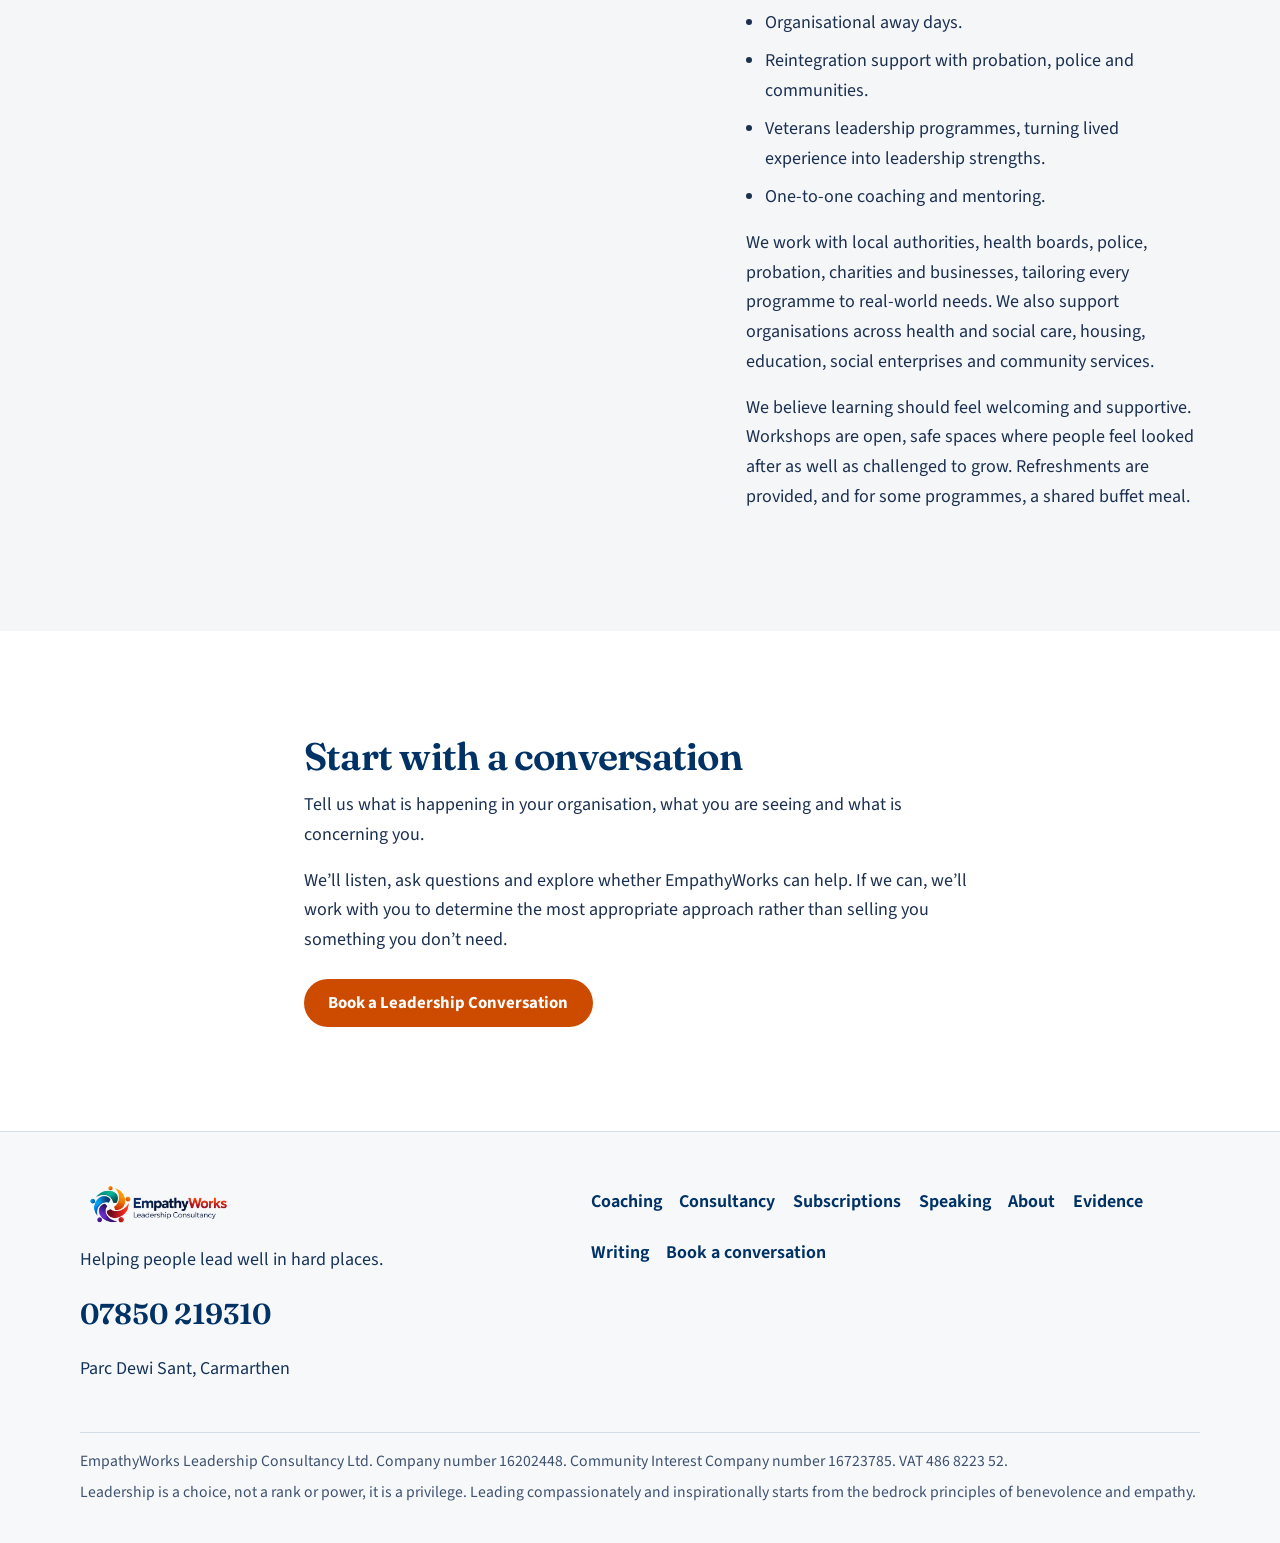
<file: consultancy.html>
<!DOCTYPE html>
<html lang="en-GB">
<head>
  <meta charset="utf-8">
  <meta name="viewport" content="width=device-width, initial-scale=1">
  <title>Organisational Leadership &amp; Consultancy · EmpathyWorks</title>
  <meta name="description" content="Practical, independent support for organisations facing challenge, change or growth. Diagnostics, culture, senior teams and bespoke consultancy.">
  <meta property="og:title" content="Organisational Leadership &amp; Consultancy · EmpathyWorks">
  <meta property="og:description" content="Practical, independent support for organisations facing challenge, change or growth.">
  <meta property="og:image" content="images/og.jpg">
  <meta property="og:type" content="website">
  <meta name="theme-color" content="#003266">
  <link rel="icon" href="images/favicon-32.png" type="image/png">
  <link rel="apple-touch-icon" href="images/apple-touch-icon.png">
  <link rel="stylesheet" href="styles.css">
</head>
<body>
  <a class="skip" href="#content">Skip to content</a>
  <header class="site-header">
    <div class="header-inner">
      <a class="logo" href="index.html"><img src="images/logo.png" alt="EmpathyWorks Leadership Consultancy" width="217" height="72"></a>
      <button class="nav-toggle" type="button" aria-expanded="false" aria-controls="site-nav">Menu</button>
      <nav id="site-nav" class="site-nav" aria-label="Primary">
        <a href="index.html">Home</a>
        <a href="coaching.html">Coaching</a>
        <a href="consultancy.html" aria-current="page">Consultancy</a>
        <a href="subscriptions.html">Subscriptions</a>
        <a href="speaking.html">Speaking</a>
        <a href="about.html">About</a>
        <a href="evidence.html">Evidence</a>
        <a href="contact.html">Contact</a>
      </nav>
    </div>
  </header>

  <main id="content">
    <section class="hero-consult">
      <div class="hero-consult-copy">
        <h1>Organisational Leadership &amp; Consultancy</h1>
        <p>Practical, independent support for organisations facing challenge, change or growth.</p>
        <div class="actions">
          <a class="btn btn-primary" href="contact.html">Book a Leadership Conversation</a>
        </div>
      </div>
      <div class="hero-consult-panel">
        <ul>
          <li>
            <a href="#workplace-diagnostics">
              <span class="ico">
                <svg viewBox="0 0 32 32" aria-hidden="true">
                  <path d="M7 23h18M9 23V15M15 23V9M21 23v-7M26 23V12" fill="none" stroke="#663399" stroke-width="1.75" stroke-linecap="round"/>
                </svg>
              </span>
              Workplace Diagnostics
            </a>
          </li>
          <li>
            <a href="#strategic-review">
              <span class="ico">
                <svg viewBox="0 0 32 32" aria-hidden="true">
                  <circle cx="16" cy="16" r="8" fill="none" stroke="#663399" stroke-width="1.75"/>
                  <circle cx="16" cy="16" r="3" fill="none" stroke="#cc4b00" stroke-width="1.75"/>
                  <path d="M16 5v3M16 24v3M5 16h3M24 16h3" fill="none" stroke="#663399" stroke-width="1.75" stroke-linecap="round"/>
                </svg>
              </span>
              Strategic Reviews
            </a>
          </li>
          <li>
            <a href="#senior-team">
              <span class="ico">
                <svg viewBox="0 0 32 32" aria-hidden="true">
                  <circle cx="11" cy="11" r="3" fill="none" stroke="#cc4b00" stroke-width="1.75"/>
                  <circle cx="21" cy="12" r="2.4" fill="none" stroke="#cc4b00" stroke-width="1.75"/>
                  <path d="M5 24c1.2-3.4 3.4-5 6-5s4.8 1.6 6 5M17.5 24c.6-2.2 2-3.4 4-3.4 1.9 0 3.3 1.1 4.2 3.4" fill="none" stroke="#cc4b00" stroke-width="1.75" stroke-linecap="round"/>
                </svg>
              </span>
              Senior-Team Development
            </a>
          </li>
        </ul>
      </div>
    </section>

    <section class="section">
      <div class="wrap-narrow prose">
        <h2>Sometimes you need to understand what is really happening</h2>
        <p>Organisations are complex.</p>
        <p>When performance changes, culture becomes difficult, relationships deteriorate or an organisation is going through significant growth or change, the presenting problem is not always the real problem.</p>
        <p>EmpathyWorks provides independent leadership and organisational consultancy for organisations that want to understand what is happening, why it is happening and what needs to change.</p>
        <p>We work alongside boards, senior leaders and leadership teams to explore the realities behind strategy, culture, leadership and performance. That can mean asking difficult questions, listening carefully to different perspectives, examining evidence and helping leaders recognise patterns that can be difficult to see from inside the organisation.</p>
        <p>Our approach is diagnostic rather than prescriptive.</p>
        <p>We don’t arrive assuming we already know the answer, and we don’t apply a generic consultancy model simply because it has worked somewhere else.</p>
        <p>We take time to understand your organisation, your people, your purpose and the environment in which you operate. From there, we help turn insight into practical action.</p>
        <p>Our work can include workplace and culture diagnostics, strategic and business-plan reviews, senior leadership-team development, facilitated leadership conversations, organisational change support and bespoke consultancy around specific challenges.</p>
        <p>We are particularly comfortable working where things are complicated, where there may be competing perspectives, or where an organisation needs an independent voice prepared to ask the questions that others may find difficult to ask.</p>
        <p>Sometimes the most valuable thing an organisation can do is create the space to see itself more clearly.</p>
      </div>
    </section>

    <section class="section section-paper">
      <div class="wrap">
        <h2>How we can support your organisation</h2>
        <p style="max-width:40rem;">Every organisation is different, but many of the challenges we encounter have something important in common: what appears to be a performance problem is often connected to something deeper.</p>
        <p style="max-width:40rem;">Leadership, culture, relationships, trust, communication, psychological safety, clarity of purpose and the experience of people at work all influence how an organisation performs.</p>
        <p style="max-width:40rem;">EmpathyWorks helps organisations understand those connections and decide what to do about them.</p>

        <article class="tier-detail" id="workplace-diagnostics">
          <h3>Workplace Diagnostics</h3>
          <p>Sometimes leaders know that something within their organisation isn’t quite right, but understanding exactly what is happening can be difficult from the inside.</p>
          <p>Our workplace diagnostics help organisations look beneath the surface.</p>
          <p>Through structured assessment, confidential engagement with staff and leaders, and analysis of the themes and patterns that emerge, we help organisations develop a clearer picture of how people are experiencing leadership, culture and the workplace.</p>
          <p>The purpose is not simply to produce another report. It is to create insight that leaders can act upon, identifying strengths that should be protected as well as areas where leadership, culture, relationships or organisational practice may need attention.</p>
        </article>

        <article class="tier-detail" id="culture">
          <h3>Organisational Culture</h3>
          <p>Culture isn’t what an organisation says about itself. It is what people experience every day.</p>
          <p>It is shaped by leadership behaviour, relationships, decisions, communication, expectations, accountability and what happens when things become difficult.</p>
          <p>We help organisations understand the culture they currently have, the culture they want to create and, importantly, the gap between the two.</p>
          <p>That work can involve organisational diagnostics, leadership conversations, staff engagement, facilitated sessions and practical support to translate cultural ambition into changes that people can actually experience.</p>
        </article>
      </div>
    </section>

    <section class="section">
      <div class="wrap split">
        <figure class="frame">
          <img src="images/two-at-desk.webp" alt="Two colleagues reviewing work together at a desk" width="1500" height="1000">
        </figure>
        <div class="prose" id="people">
          <h2>Developing and nurturing your people</h2>
          <p>People are not simply a resource required to deliver an organisation’s strategy. They are the people who make that strategy possible.</p>
          <p>When people feel valued, trusted, supported and able to develop, organisations create the conditions in which individuals and teams are far more likely to contribute at their best.</p>
          <p>That doesn’t mean removing accountability or avoiding difficult conversations. Nurturing people means creating an environment where expectations are clear, development is taken seriously, good performance is recognised, challenge is constructive and people understand that their contribution matters.</p>
          <p>Performance and productivity are not created simply by demanding more from people.</p>
          <p>They are strengthened when good leadership creates the conditions in which people can perform well.</p>
          <p>Investing in your people can strengthen confidence, capability, relationships, retention and organisational culture. Over time, those conditions can translate into stronger and more sustainable organisational performance.</p>
          <p>Your people are one of your organisation’s greatest assets. Good leadership ensures they know it, experience it and have the opportunity to fulfil their potential.</p>
        </div>
      </div>
    </section>

    <section class="section section-paper">
      <div class="wrap">
        <article class="tier-detail" id="senior-team">
          <h3>Leadership and Senior Team Development</h3>
          <p>The behaviour of senior leaders has a disproportionate influence on organisational culture.</p>
          <p>We work with senior leadership teams to strengthen relationships, develop greater collective responsibility, improve the quality of leadership conversations and create greater clarity around how they want to lead their organisation.</p>
          <p>This isn’t simply about making a leadership team work better together.</p>
          <p>It is about understanding the impact that team has on everyone else.</p>
          <p>Because the culture experienced across an organisation is often shaped by the leadership practised at the top.</p>
        </article>

        <article class="tier-detail" id="strategic-review">
          <h3>Strategic and Organisational Review</h3>
          <p>Sometimes an organisation needs an independent perspective.</p>
          <p>EmpathyWorks undertakes focused reviews of strategy, business plans, organisational development, leadership arrangements and specific areas of organisational challenge.</p>
          <p>We combine documentary and evidence review with conversations that help us understand the realities behind the information. That means looking not only at what an organisation intends to achieve, but at its capacity, leadership, culture and arrangements for turning those intentions into practice.</p>
          <p>Our role is not simply to tell an organisation what it wants to hear.</p>
          <p>We provide constructive, independent challenge, identify strengths and areas of concern, and help leaders translate our findings into clear, practical priorities for action.</p>
          <p>The purpose of a review isn’t simply to describe where an organisation is. It is to help leaders make better decisions about where it needs to go next.</p>
        </article>

        <article class="tier-detail">
          <h3>Bespoke Organisational Consultancy</h3>
          <p>Not every organisational challenge fits neatly into a predefined service.</p>
          <p>You may be navigating significant change, experiencing difficulties within a team, trying to understand a persistent cultural issue, preparing for growth or facing a leadership challenge that requires independent support.</p>
          <p>In those circumstances, we can develop a bespoke piece of work around your organisation and the challenge, rather than trying to fit the challenge around a consultancy product.</p>
          <p>We start by understanding what is happening. Then we work with you to determine what needs to happen next.</p>
        </article>
      </div>
    </section>

    <section class="section">
      <div class="wrap-narrow prose">
        <h2>How we work with organisations</h2>
        <p>Meaningful organisational change rarely comes from a single workshop, report or intervention.</p>
        <p>It begins with understanding.</p>
        <h3>We listen</h3>
        <p>Before recommending solutions, we take time to understand your organisation, its purpose, its people and the challenges you are experiencing.</p>
        <p>That means listening to different perspectives, not simply the loudest voices or the most senior people in the room.</p>
        <h3>We diagnose</h3>
        <p>Where appropriate, we use workplace diagnostics, staff engagement, leadership conversations, document review and other evidence to build a clearer picture of what is happening across the organisation.</p>
        <p>We look for patterns, strengths, disconnects and areas where the lived experience of the organisation may differ from its stated intentions.</p>
        <h3>We make sense of what we find</h3>
        <p>Data alone doesn’t change organisations.</p>
        <p>We help leaders interpret what the evidence is telling them, understand the connections between leadership, culture, behaviour and performance, and identify where attention is most needed.</p>
        <p>Sometimes that means confirming what leaders already suspect. Sometimes it means uncovering something different.</p>
        <h3>We challenge</h3>
        <p>Independent consultancy should provide more than reassurance.</p>
        <p>We constructively challenge assumptions, behaviours and established ways of working where the evidence suggests that challenge is needed.</p>
        <p>We do this with respect, but we won’t avoid difficult conversations simply because they are uncomfortable.</p>
        <h3>We develop</h3>
        <p>Understanding the problem is only the beginning.</p>
        <p>We work with leaders, teams and organisations to strengthen leadership capability and create the conditions in which people can develop, contribute and perform.</p>
        <p>That might involve executive coaching, senior-team development, facilitated leadership conversations, workshops or more sustained organisational development.</p>
        <h3>We turn insight into action</h3>
        <p>A diagnostic report sitting on a shelf changes very little.</p>
        <p>We help organisations translate insight into clear priorities, practical actions and leadership behaviours that people can see and experience.</p>
        <p>Where appropriate, we can remain alongside the organisation as those changes are implemented, providing challenge, coaching, review and ongoing leadership support.</p>
        <p>Our aim isn’t to make your organisation dependent on EmpathyWorks. It is to leave your leaders and your people better equipped to continue the work themselves.</p>
      </div>
    </section>

    <section class="section section-paper">
      <div class="wrap">
        <h2>When might you bring us in?</h2>
        <p style="max-width:42rem;">Organisations don’t always need consultancy because something has gone wrong.</p>
        <p style="max-width:42rem;">Sometimes the most effective time to seek independent support is when you can see change coming, when an organisation is growing, or when leaders recognise that something could be stronger.</p>
        <p style="max-width:42rem;">You might bring EmpathyWorks in when:</p>
        <ul class="prose" style="max-width:42rem;">
          <li>Your organisation is going through significant growth, change or restructure and you want to understand the implications for leadership, people and culture.</li>
          <li>You are concerned about organisational culture, staff engagement, morale or trust and want an independent understanding of what people are actually experiencing.</li>
          <li>Your senior leadership team needs to become stronger and more effective, improving relationships, collective leadership, communication or clarity of purpose.</li>
          <li>There is a gap between your organisation’s values and people’s everyday experience and you want to understand why.</li>
          <li>Performance or productivity is becoming a concern and you want to explore whether leadership, culture, capability or workplace experience may be contributing.</li>
          <li>Your organisation has experienced a difficult period, crisis or significant disruption and needs space to reflect, learn, recover and move forward.</li>
          <li>You want to invest more deliberately in your people and leadership capability, creating the conditions for people to develop, contribute and perform.</li>
          <li>Your strategy or business plan needs independent scrutiny, or you want to understand whether organisational ambition is translating effectively into priorities, behaviours and delivery.</li>
        </ul>
        <p style="max-width:42rem;">You may also simply know that something needs to change without yet being entirely sure what the real issue is.</p>
        <p style="max-width:42rem;">You don’t need to arrive with a perfectly defined consultancy brief.</p>
        <p style="max-width:42rem;">Often, our first job is helping you understand the question before deciding what the answer might be.</p>
      </div>
    </section>

    <section class="section" id="human-workspace">
      <div class="wrap split">
        <div class="prose">
          <h2>The Human Workspace</h2>
          <p>The Human Workspace is our framework for building healthier workplace cultures. It helps leaders turn trust, belonging, wellbeing and accountability into everyday practice, creating the conditions for people and performance to thrive together.</p>
          <p>It was developed through experience of leading within some of the most demanding environments in public service, where leadership was tested daily. Policies, procedures and performance measures mattered, and workplace culture often determined how effectively organisations responded to challenge.</p>
          <p>The Human Workspace helps organisations explore and strengthen the conditions that allow people and performance to thrive together. It focuses on trust, belonging, wellbeing, accountability, visibility, communication and reflection. Healthy cultures do not happen by accident. They are created intentionally through leadership behaviours, organisational practice and everyday human interactions.</p>
          <p>Our Human Workspace principles — psychological safety, clear boundaries, belonging, purpose and care — sit at the heart of the work.</p>
          <h3>The Human Workspace Diagnostic</h3>
          <p>A culture audit that identifies strengths and challenges in your workplace, including understanding your culture and giving you a roadmap for safer, stronger teams.</p>
        </div>
        <figure class="frame">
          <img src="images/workspace.webp" alt="A colleague at a desk in the EmpathyWorks workspace" width="1122" height="1402">
        </figure>
      </div>
    </section>

    <section class="section section-paper" id="hub">
      <div class="wrap split">
        <figure class="frame">
          <img src="images/woman-desk.webp" alt="A member of the EmpathyWorks team working at a laptop" width="1400" height="1066">
        </figure>
        <div class="prose">
          <h2>West Wales Leadership Excellence Hub</h2>
          <p>Based at Parc Dewi Sant, Carmarthen, we are creating the West Wales Leadership Excellence Hub, a dedicated space for training, consultancy and collaboration.</p>
          <p>Our space is an inviting environment. We offer in-person workshops, online training, free leadership drop-in clinics, and support for charities and volunteers, along with veterans who are looking to find their next post.</p>
          <p>When a team visits, they can expect more than a training room: bright learning spaces, breakout rooms for group work, and private one-to-one rooms for confidential coaching or reflection.</p>
          <p>Alongside the consultancy, the EmpathyWorks Leadership Institute provides a physical space for leadership development, coaching, mentoring, workshops, collaborative learning and cross-sector conversation. Our ambition is to establish EmpathyWorks and the Leadership Institute as a centre for leadership excellence, organisational development and human-centred leadership practice in Wales.</p>
          <h3>Also part of this work</h3>
          <ul>
            <li>Leadership workshops on compassionate leadership, culture change and resilience.</li>
            <li>Team development and training to build trust, confidence and collaboration.</li>
            <li>Boundaries, burnout and brave conversations.</li>
            <li>Action learning sets, reflective spaces and leadership clinics.</li>
            <li>Organisational away days.</li>
            <li>Reintegration support with probation, police and communities.</li>
            <li>Veterans leadership programmes, turning lived experience into leadership strengths.</li>
            <li>One-to-one coaching and mentoring.</li>
          </ul>
          <p>We work with local authorities, health boards, police, probation, charities and businesses, tailoring every programme to real-world needs. We also support organisations across health and social care, housing, education, social enterprises and community services.</p>
          <p>We believe learning should feel welcoming and supportive. Workshops are open, safe spaces where people feel looked after as well as challenged to grow. Refreshments are provided, and for some programmes, a shared buffet meal.</p>
        </div>
      </div>
    </section>

    <section class="section">
      <div class="wrap-narrow">
        <h2>Start with a conversation</h2>
        <p>Tell us what is happening in your organisation, what you are seeing and what is concerning you.</p>
        <p>We’ll listen, ask questions and explore whether EmpathyWorks can help. If we can, we’ll work with you to determine the most appropriate approach rather than selling you something you don’t need.</p>
        <div class="actions">
          <a class="btn btn-primary" href="contact.html">Book a Leadership Conversation</a>
        </div>
      </div>
    </section>
  </main>

  <footer class="site-footer">
    <div class="wrap footer-grid">
      <div>
        <a href="index.html"><img class="footer-logo" src="images/logo.png" alt="EmpathyWorks Leadership Consultancy" width="196" height="65"></a>
        <p>Helping people lead well in hard places.</p>
        <p class="phone-line"><a href="tel:+447850219310">07850 219310</a></p>
        <p>Parc Dewi Sant, Carmarthen</p>
      </div>
      <div>
        <ul class="footer-nav">
          <li><a href="coaching.html">Coaching</a></li>
          <li><a href="consultancy.html">Consultancy</a></li>
          <li><a href="subscriptions.html">Subscriptions</a></li>
          <li><a href="speaking.html">Speaking</a></li>
          <li><a href="about.html">About</a></li>
          <li><a href="evidence.html">Evidence</a></li>
          <li><a href="writing.html">Writing</a></li>
          <li><a href="contact.html">Book a conversation</a></li>
        </ul>
      </div>
    </div>
    <div class="wrap legal">
      <p>EmpathyWorks Leadership Consultancy Ltd. Company number 16202448. Community Interest Company number 16723785. VAT 486 8223 52.</p>
      <p>Leadership is a choice, not a rank or power, it is a privilege. Leading compassionately and inspirationally starts from the bedrock principles of benevolence and empathy.</p>
    </div>
  </footer>
  <script src="site.js"></script>
</body>
</html>
</file>
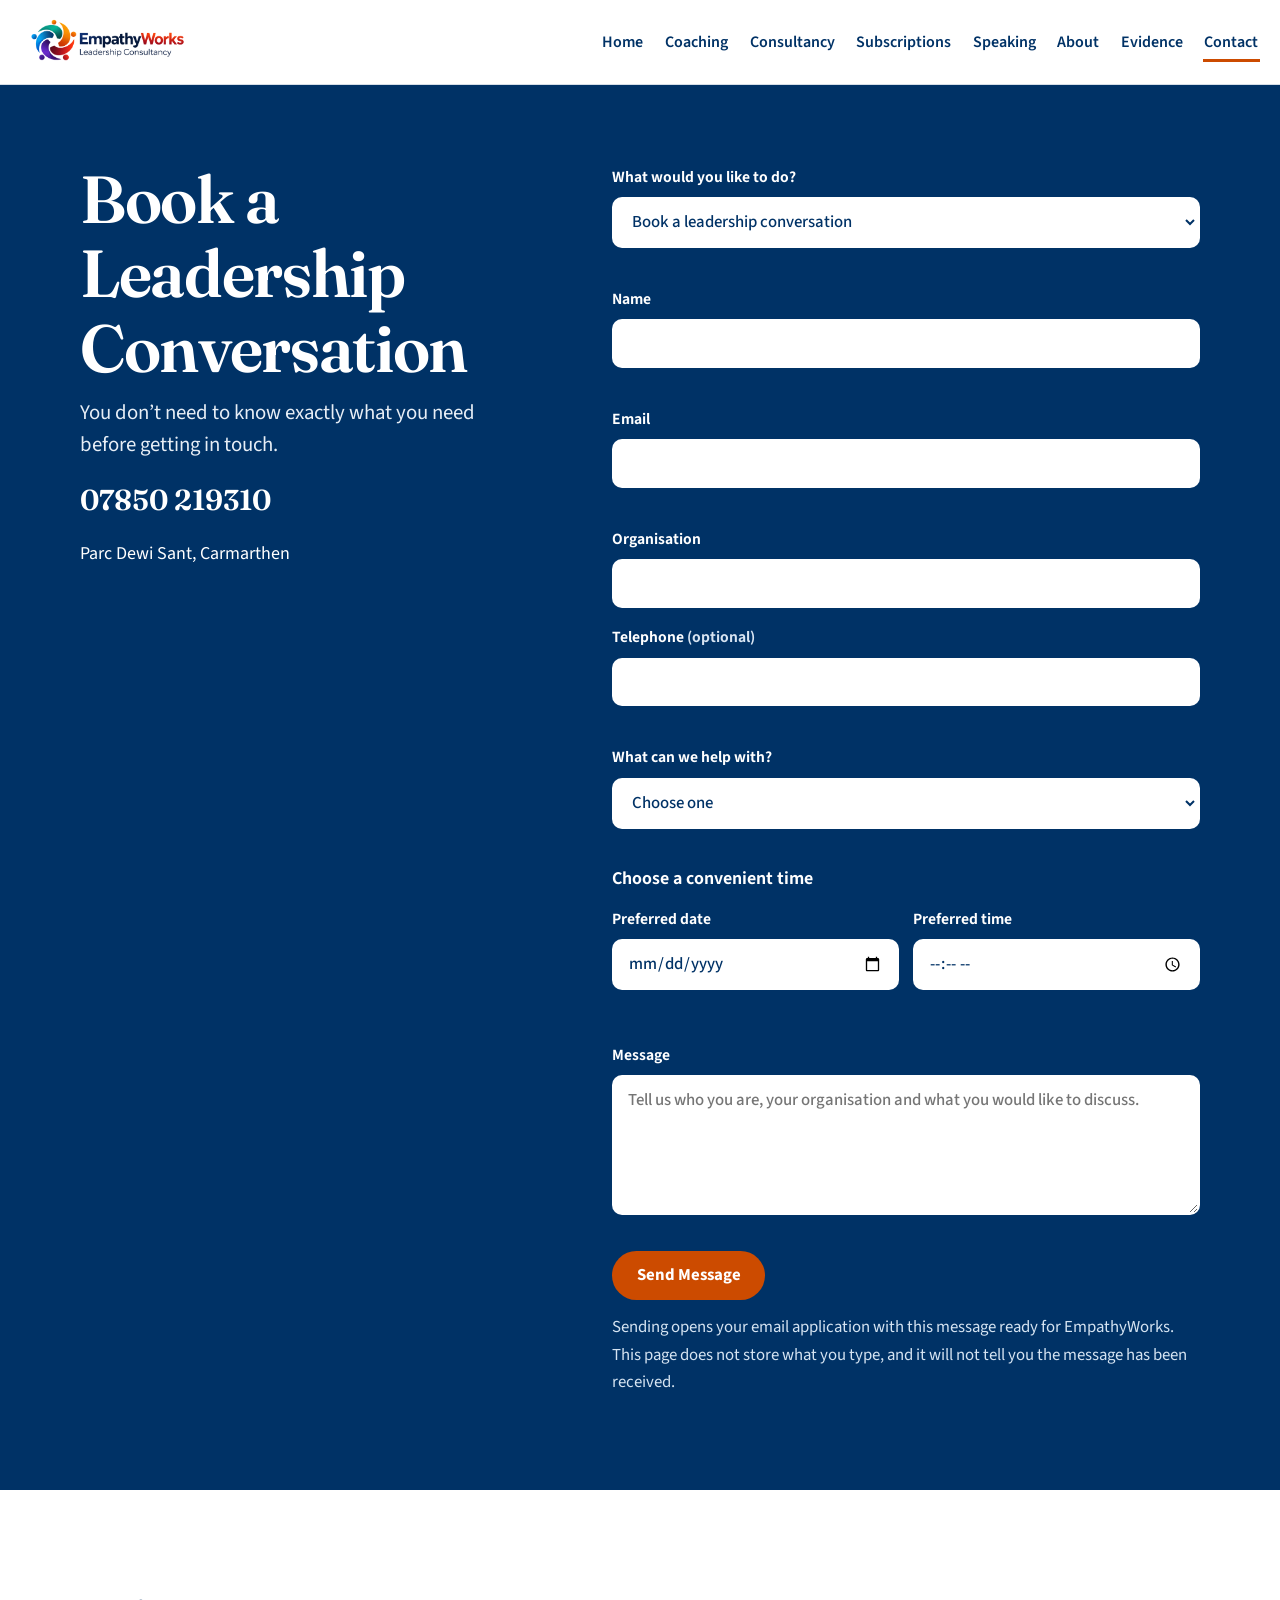
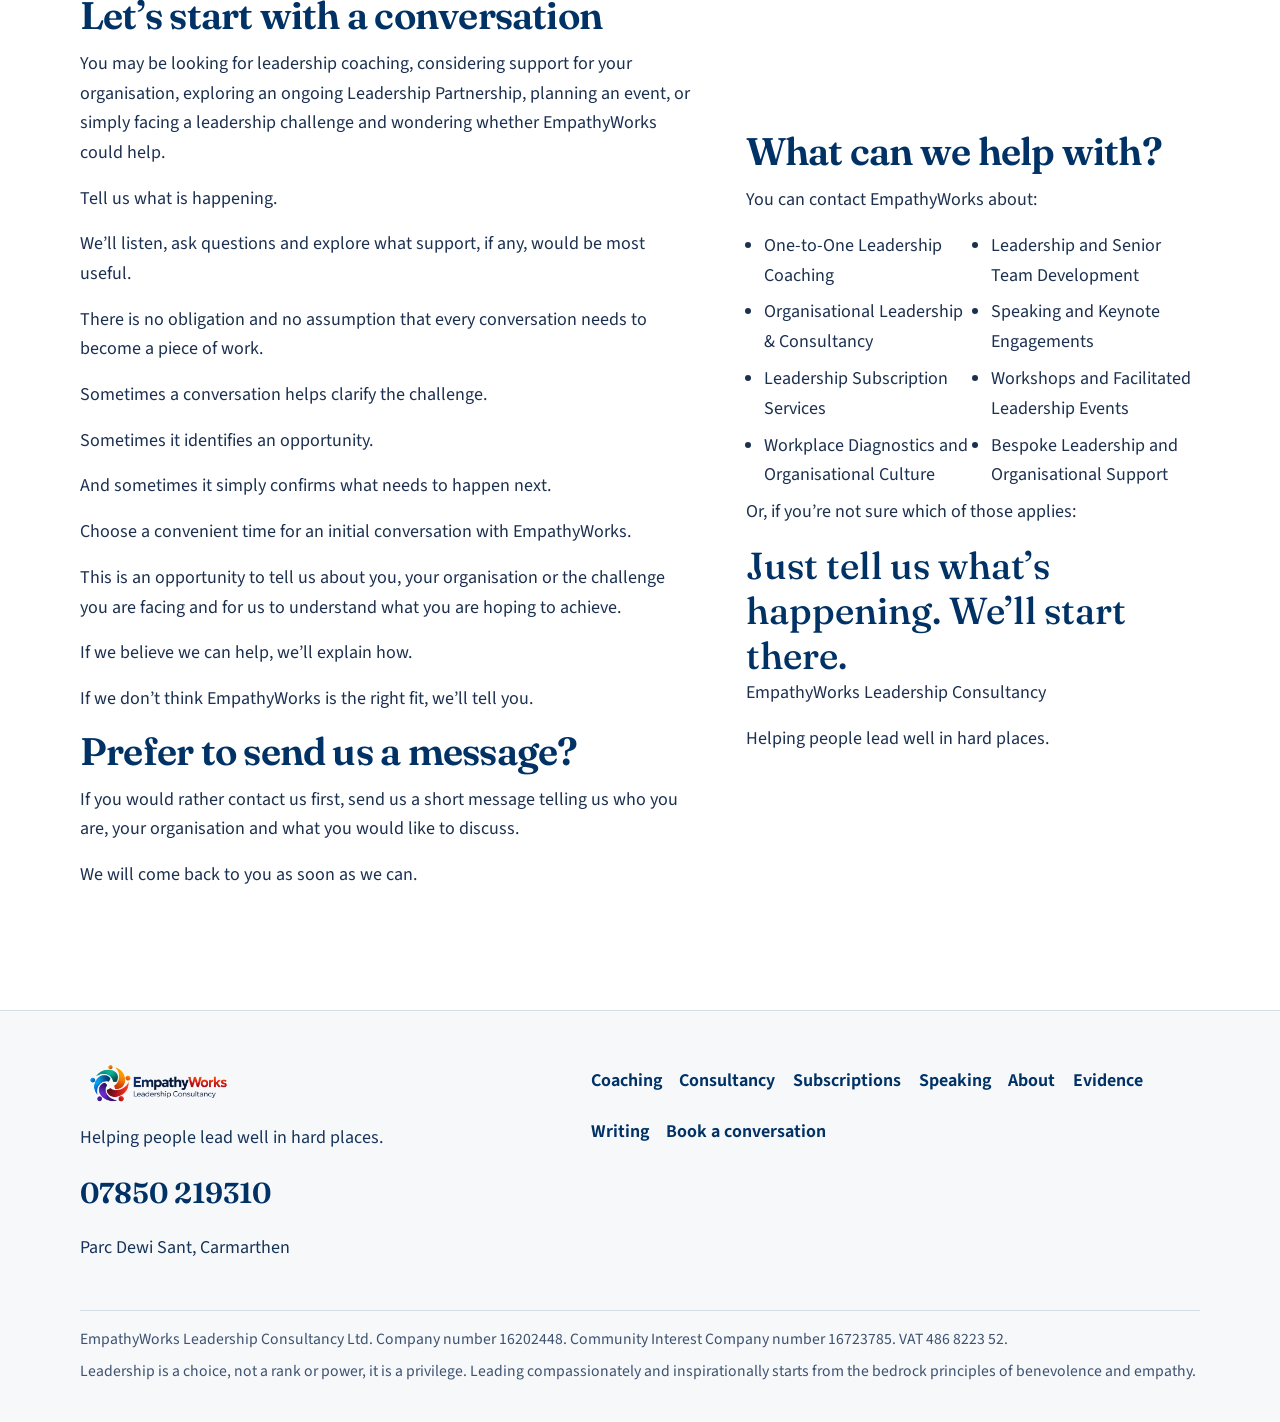
<file: contact.html>
<!DOCTYPE html>
<html lang="en-GB">
<head>
  <meta charset="utf-8">
  <meta name="viewport" content="width=device-width, initial-scale=1">
  <title>Book a Leadership Conversation · EmpathyWorks</title>
  <meta name="description" content="You don’t need to know exactly what you need before getting in touch. Book a leadership conversation or send an enquiry.">
  <meta property="og:title" content="Book a Leadership Conversation · EmpathyWorks">
  <meta property="og:description" content="Tell us what is happening. We’ll listen, ask questions and explore what support, if any, would be most useful.">
  <meta property="og:image" content="images/og.jpg">
  <meta property="og:type" content="website">
  <meta name="theme-color" content="#003266">
  <link rel="icon" href="images/favicon-32.png" type="image/png">
  <link rel="apple-touch-icon" href="images/apple-touch-icon.png">
  <link rel="stylesheet" href="styles.css">
</head>
<body>
  <a class="skip" href="#content">Skip to content</a>
  <header class="site-header">
    <div class="header-inner">
      <a class="logo" href="index.html"><img src="images/logo.png" alt="EmpathyWorks Leadership Consultancy" width="217" height="72"></a>
      <button class="nav-toggle" type="button" aria-expanded="false" aria-controls="site-nav">Menu</button>
      <nav id="site-nav" class="site-nav" aria-label="Primary">
        <a href="index.html">Home</a>
        <a href="coaching.html">Coaching</a>
        <a href="consultancy.html">Consultancy</a>
        <a href="subscriptions.html">Subscriptions</a>
        <a href="speaking.html">Speaking</a>
        <a href="about.html">About</a>
        <a href="evidence.html">Evidence</a>
        <a href="contact.html" aria-current="page">Contact</a>
      </nav>
    </div>
  </header>

  <main id="content">
    <section class="contact-hero">
      <div class="contact-grid">
        <div>
          <h1>Book a Leadership Conversation</h1>
          <p class="lede">You don’t need to know exactly what you need before getting in touch.</p>
          <p class="phone-line"><a href="tel:+447850219310">07850 219310</a></p>
          <p>Parc Dewi Sant, Carmarthen</p>
        </div>

        <form class="form-card" data-enquiry action="mailto:info@leadershipconsultant.co.uk" method="post" enctype="text/plain" novalidate>
          <div class="form-status" data-status hidden>
            <h2>Your message is ready to send</h2>
            <p></p>
          </div>

          <div class="field">
            <label for="intent"><span>What would you like to do?</span></label>
            <select id="intent" name="intent" required>
              <option value="book">Book a leadership conversation</option>
              <option value="enquiry">Send an enquiry</option>
            </select>
            <p class="field-error" id="intent-error"></p>
          </div>

          <div class="field">
            <label for="name"><span>Name</span></label>
            <input id="name" name="name" type="text" autocomplete="name" required aria-describedby="name-error">
            <p class="field-error" id="name-error"></p>
          </div>

          <div class="field">
            <label for="email"><span>Email</span></label>
            <input id="email" name="email" type="email" autocomplete="email" required aria-describedby="email-error">
            <p class="field-error" id="email-error"></p>
          </div>

          <div class="field">
            <label for="organisation"><span>Organisation</span></label>
            <input id="organisation" name="organisation" type="text" autocomplete="organization">
          </div>

          <div class="field">
            <label for="telephone"><span>Telephone <span class="note">(optional)</span></span></label>
            <input id="telephone" name="telephone" type="tel" autocomplete="tel" aria-describedby="telephone-error">
            <p class="field-error" id="telephone-error"></p>
          </div>

          <div class="field">
            <label for="topic"><span>What can we help with?</span></label>
            <select id="topic" name="topic" required aria-describedby="topic-error">
              <option value="">Choose one</option>
              <option>One-to-One Leadership Coaching</option>
              <option>Organisational Leadership &amp; Consultancy</option>
              <option>Leadership Subscription Services</option>
              <option>Workplace Diagnostics and Organisational Culture</option>
              <option>Leadership and Senior Team Development</option>
              <option>Speaking and Keynote Engagements</option>
              <option>Workshops and Facilitated Leadership Events</option>
              <option>Bespoke Leadership and Organisational Support</option>
              <option>Executive Leadership Programme</option>
              <option>West Wales Leadership Excellence Hub</option>
              <option>Not sure yet</option>
            </select>
            <p class="field-error" id="topic-error"></p>
          </div>

          <fieldset class="when" data-when>
            <legend>Choose a convenient time</legend>
            <div class="when-grid">
              <div class="field">
                <label for="date"><span>Preferred date</span></label>
                <input id="date" name="date" type="date" aria-describedby="date-error">
                <p class="field-error" id="date-error"></p>
              </div>
              <div class="field">
                <label for="time"><span>Preferred time</span></label>
                <input id="time" name="time" type="time" aria-describedby="time-error">
                <p class="field-error" id="time-error"></p>
              </div>
            </div>
          </fieldset>

          <div class="field">
            <label for="message"><span>Message</span></label>
            <textarea id="message" name="message" required aria-describedby="message-error" placeholder="Tell us who you are, your organisation and what you would like to discuss."></textarea>
            <p class="field-error" id="message-error"></p>
          </div>

          <button class="btn btn-primary" type="submit">Send Message</button>
          <p class="note" style="color:#d5e4f2; margin-top:0.9rem;">Sending opens your email application with this message ready for EmpathyWorks. This page does not store what you type, and it will not tell you the message has been received.</p>
        </form>
      </div>
    </section>

    <section class="section">
      <div class="wrap">
        <div class="split">
          <div>
<h2>Let’s start with a conversation</h2>
        <p>You may be looking for leadership coaching, considering support for your organisation, exploring an ongoing Leadership Partnership, planning an event, or simply facing a leadership challenge and wondering whether EmpathyWorks could help.</p>
        <p>Tell us what is happening.</p>
        <p>We’ll listen, ask questions and explore what support, if any, would be most useful.</p>
        <p>There is no obligation and no assumption that every conversation needs to become a piece of work.</p>
        <p>Sometimes a conversation helps clarify the challenge.</p>
        <p>Sometimes it identifies an opportunity.</p>
        <p>And sometimes it simply confirms what needs to happen next.</p>
        <p>Choose a convenient time for an initial conversation with EmpathyWorks.</p>
            <p>This is an opportunity to tell us about you, your organisation or the challenge you are facing and for us to understand what you are hoping to achieve.</p>
            <p>If we believe we can help, we’ll explain how.</p>
            <p>If we don’t think EmpathyWorks is the right fit, we’ll tell you.</p>
            <h2>Prefer to send us a message?</h2>
            <p>If you would rather contact us first, send us a short message telling us who you are, your organisation and what you would like to discuss.</p>
            <p>We will come back to you as soon as we can.</p>
          </div>
          <div>
            <h2>What can we help with?</h2>
            <p>You can contact EmpathyWorks about:</p>
            <ul class="help-list">
              <li>One-to-One Leadership Coaching</li>
              <li>Organisational Leadership &amp; Consultancy</li>
              <li>Leadership Subscription Services</li>
              <li>Workplace Diagnostics and Organisational Culture</li>
              <li>Leadership and Senior Team Development</li>
              <li>Speaking and Keynote Engagements</li>
              <li>Workshops and Facilitated Leadership Events</li>
              <li>Bespoke Leadership and Organisational Support</li>
            </ul>
            <p>Or, if you’re not sure which of those applies:</p>
            <p class="pull">Just tell us what’s happening. We’ll start there.</p>
            <p>EmpathyWorks Leadership Consultancy</p>
            <p>Helping people lead well in hard places.</p>
          </div>
        </div>
      </div>
    </section>
  </main>

  <footer class="site-footer">
    <div class="wrap footer-grid">
      <div>
        <a href="index.html"><img class="footer-logo" src="images/logo.png" alt="EmpathyWorks Leadership Consultancy" width="196" height="65"></a>
        <p>Helping people lead well in hard places.</p>
        <p class="phone-line"><a href="tel:+447850219310">07850 219310</a></p>
        <p>Parc Dewi Sant, Carmarthen</p>
      </div>
      <div>
        <ul class="footer-nav">
          <li><a href="coaching.html">Coaching</a></li>
          <li><a href="consultancy.html">Consultancy</a></li>
          <li><a href="subscriptions.html">Subscriptions</a></li>
          <li><a href="speaking.html">Speaking</a></li>
          <li><a href="about.html">About</a></li>
          <li><a href="evidence.html">Evidence</a></li>
          <li><a href="writing.html">Writing</a></li>
          <li><a href="contact.html">Book a conversation</a></li>
        </ul>
      </div>
    </div>
    <div class="wrap legal">
      <p>EmpathyWorks Leadership Consultancy Ltd. Company number 16202448. Community Interest Company number 16723785. VAT 486 8223 52.</p>
      <p>Leadership is a choice, not a rank or power, it is a privilege. Leading compassionately and inspirationally starts from the bedrock principles of benevolence and empathy.</p>
    </div>
  </footer>
  <script src="site.js"></script>
</body>
</html>
</file>
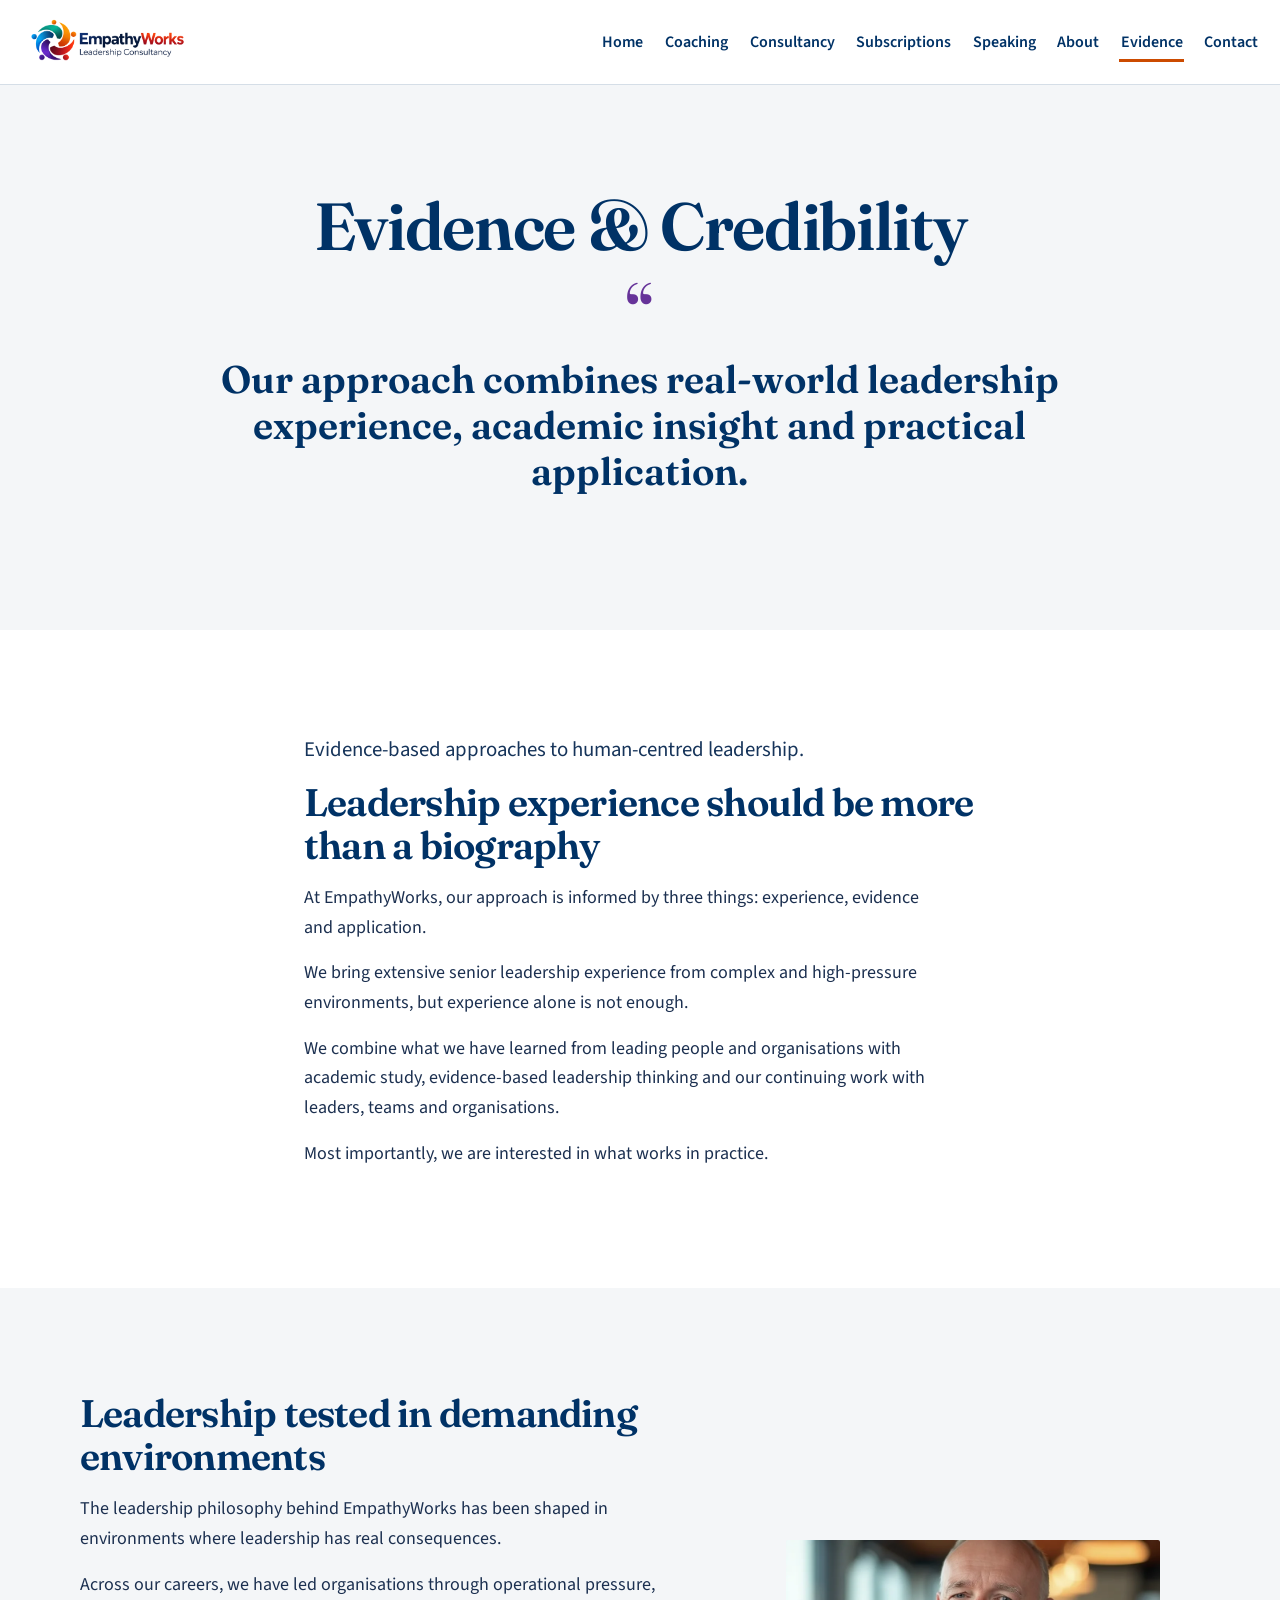
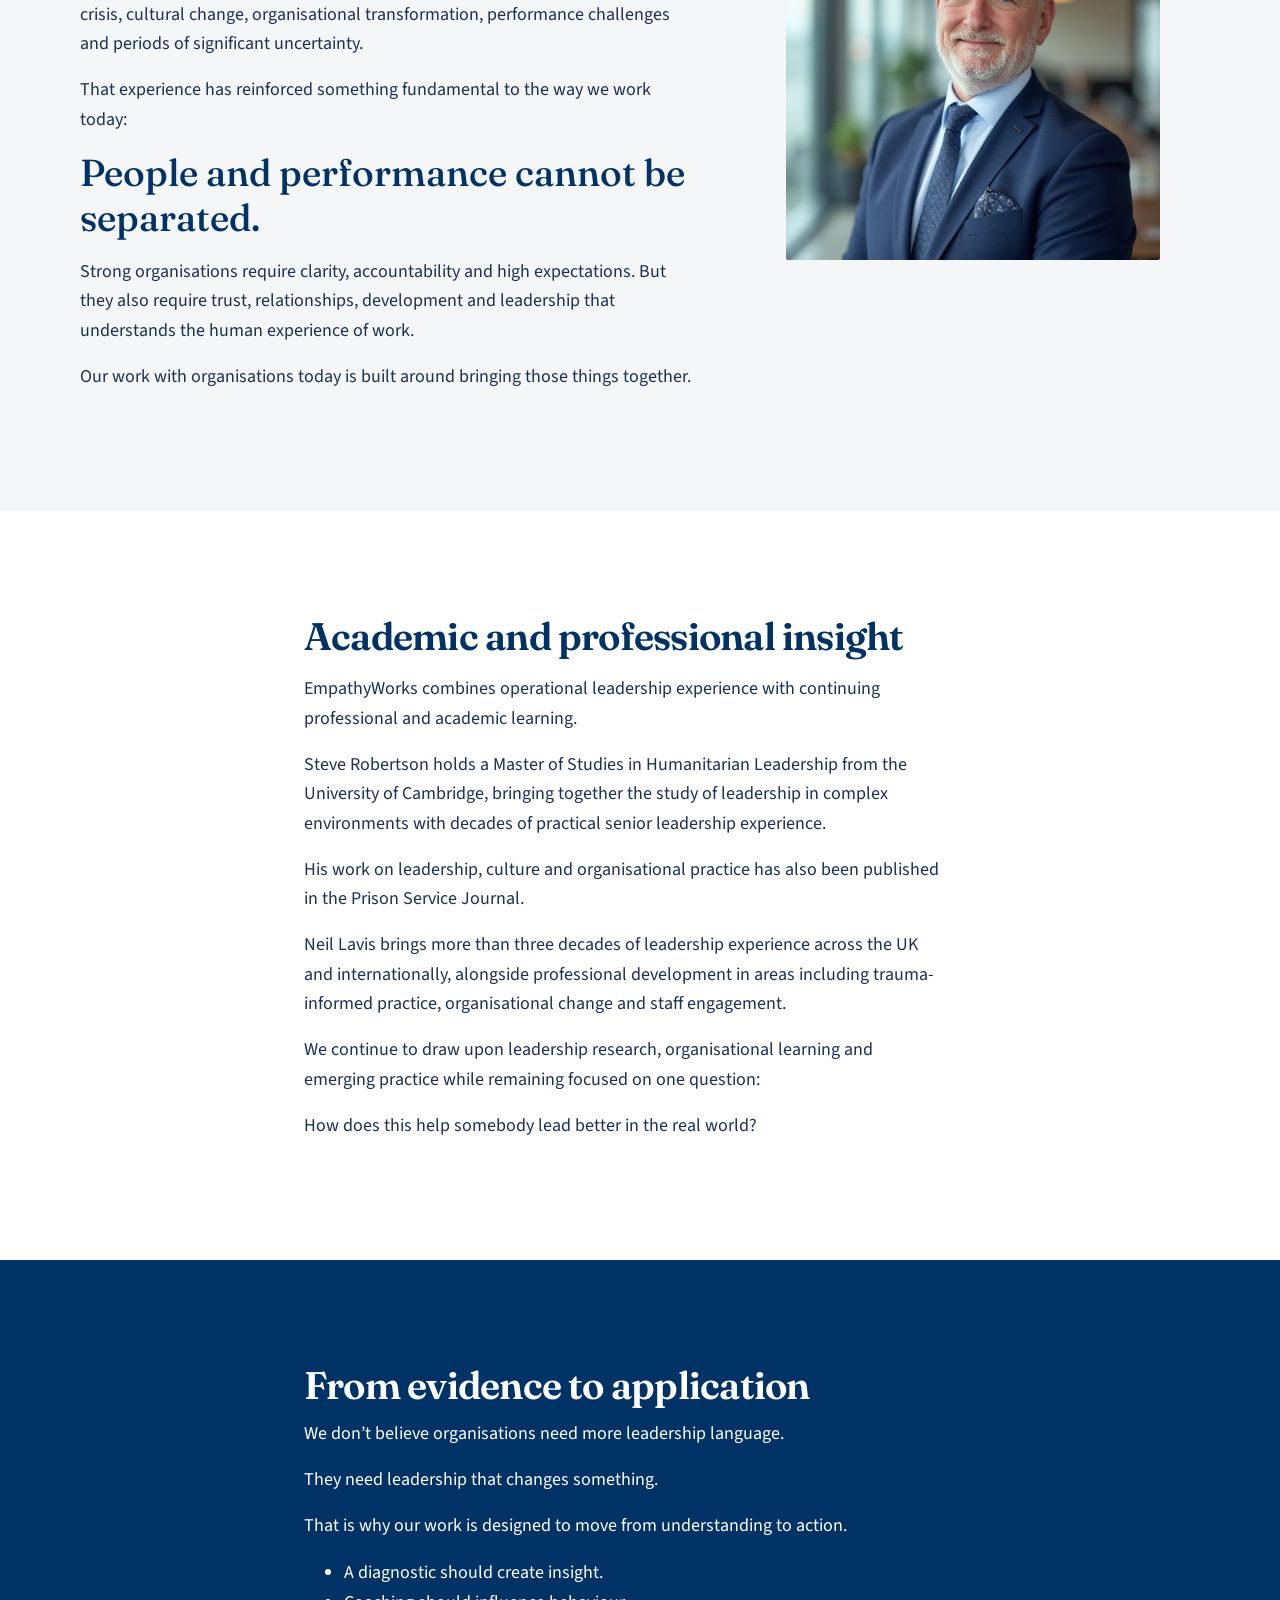
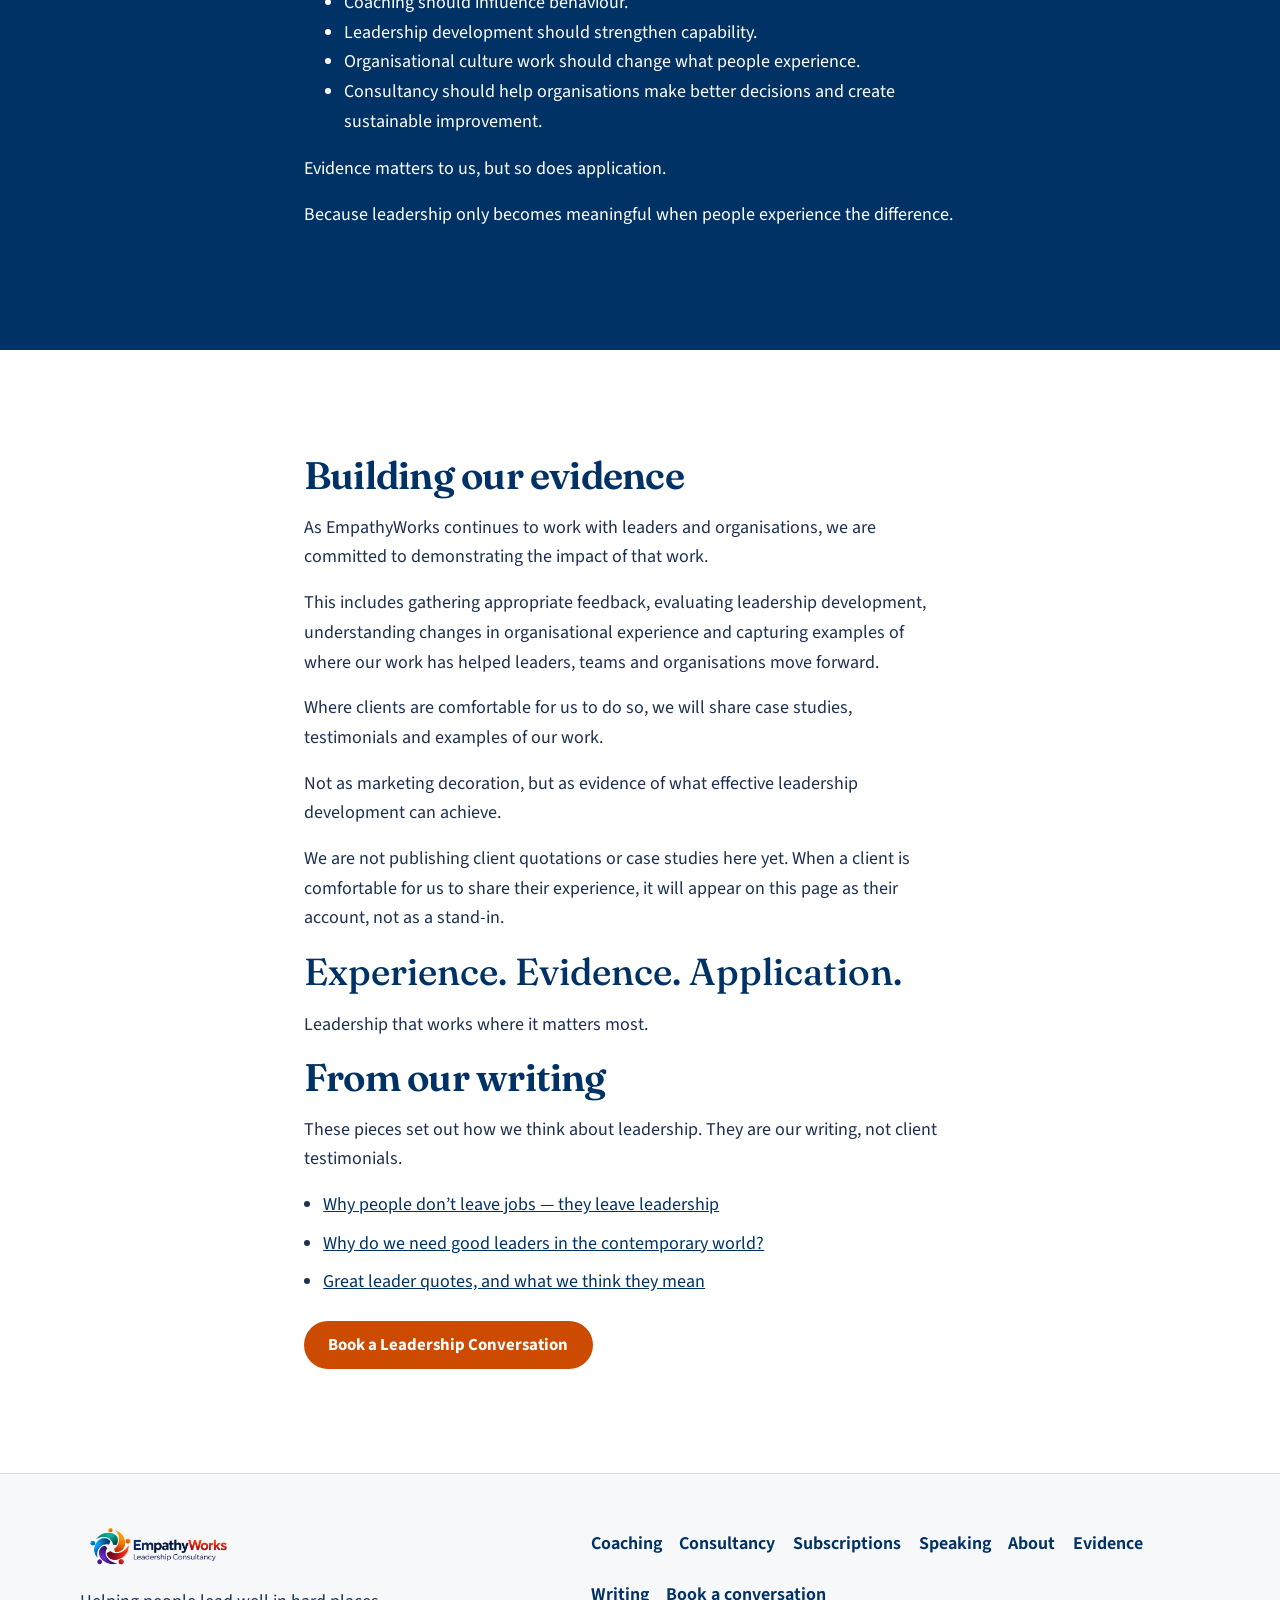
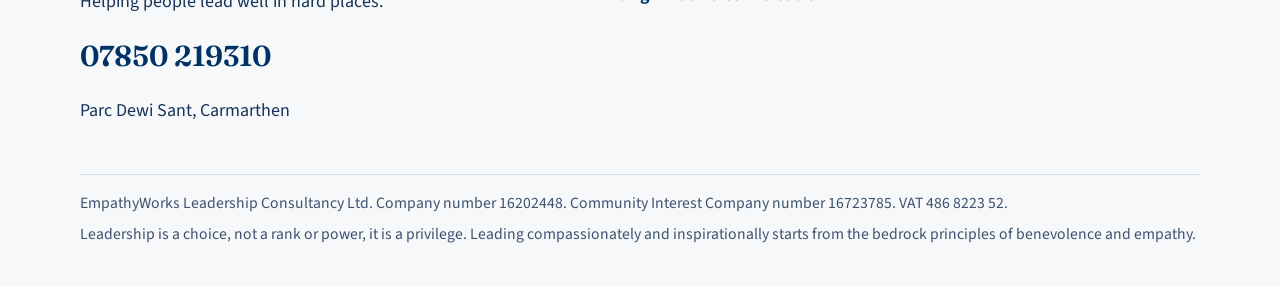
<file: evidence.html>
<!DOCTYPE html>
<html lang="en-GB">
<head>
  <meta charset="utf-8">
  <meta name="viewport" content="width=device-width, initial-scale=1">
  <title>Evidence &amp; Credibility · EmpathyWorks</title>
  <meta name="description" content="EmpathyWorks combines real-world leadership experience, academic insight and practical application. Experience, evidence and application.">
  <meta property="og:title" content="Evidence &amp; Credibility · EmpathyWorks">
  <meta property="og:description" content="Our approach combines real-world leadership experience, academic insight and practical application.">
  <meta property="og:image" content="images/og.jpg">
  <meta property="og:type" content="website">
  <meta name="theme-color" content="#003266">
  <link rel="icon" href="images/favicon-32.png" type="image/png">
  <link rel="apple-touch-icon" href="images/apple-touch-icon.png">
  <link rel="stylesheet" href="styles.css">
</head>
<body>
  <a class="skip" href="#content">Skip to content</a>
  <header class="site-header">
    <div class="header-inner">
      <a class="logo" href="index.html"><img src="images/logo.png" alt="EmpathyWorks Leadership Consultancy" width="217" height="72"></a>
      <button class="nav-toggle" type="button" aria-expanded="false" aria-controls="site-nav">Menu</button>
      <nav id="site-nav" class="site-nav" aria-label="Primary">
        <a href="index.html">Home</a>
        <a href="coaching.html">Coaching</a>
        <a href="consultancy.html">Consultancy</a>
        <a href="subscriptions.html">Subscriptions</a>
        <a href="speaking.html">Speaking</a>
        <a href="about.html">About</a>
        <a href="evidence.html" aria-current="page">Evidence</a>
        <a href="contact.html">Contact</a>
      </nav>
    </div>
  </header>

  <main id="content">
    <section class="section section-paper">
      <div class="wrap">
        <h1 style="text-align:center;">Evidence &amp; Credibility</h1>
        <div class="quote-block">
          <p class="quote-mark" aria-hidden="true">“</p>
          <blockquote>
            <p>Our approach combines real-world leadership experience, academic insight and practical application.</p>
          </blockquote>
        </div>
      </div>
    </section>

    <section class="section">
      <div class="wrap-narrow prose">
        <p class="lede">Evidence-based approaches to human-centred leadership.</p>
        <h2>Leadership experience should be more than a biography</h2>
        <p>At EmpathyWorks, our approach is informed by three things: experience, evidence and application.</p>
        <p>We bring extensive senior leadership experience from complex and high-pressure environments, but experience alone is not enough.</p>
        <p>We combine what we have learned from leading people and organisations with academic study, evidence-based leadership thinking and our continuing work with leaders, teams and organisations.</p>
        <p>Most importantly, we are interested in what works in practice.</p>
      </div>
    </section>

    <section class="section section-paper">
      <div class="wrap split">
        <div class="prose">
          <h2>Leadership tested in demanding environments</h2>
          <p>The leadership philosophy behind EmpathyWorks has been shaped in environments where leadership has real consequences.</p>
          <p>Across our careers, we have led organisations through operational pressure, crisis, cultural change, organisational transformation, performance challenges and periods of significant uncertainty.</p>
          <p>That experience has reinforced something fundamental to the way we work today:</p>
          <p class="pull">People and performance cannot be separated.</p>
          <p>Strong organisations require clarity, accountability and high expectations. But they also require trust, relationships, development and leadership that understands the human experience of work.</p>
          <p>Our work with organisations today is built around bringing those things together.</p>
        </div>
        <figure class="frame">
          <img src="images/portrait-navy.webp" alt="A member of the EmpathyWorks team" width="1085" height="799">
        </figure>
      </div>
    </section>

    <section class="section">
      <div class="wrap-narrow prose">
        <h2>Academic and professional insight</h2>
        <p>EmpathyWorks combines operational leadership experience with continuing professional and academic learning.</p>
        <p>Steve Robertson holds a Master of Studies in Humanitarian Leadership from the University of Cambridge, bringing together the study of leadership in complex environments with decades of practical senior leadership experience.</p>
        <p>His work on leadership, culture and organisational practice has also been published in the Prison Service Journal.</p>
        <p>Neil Lavis brings more than three decades of leadership experience across the UK and internationally, alongside professional development in areas including trauma-informed practice, organisational change and staff engagement.</p>
        <p>We continue to draw upon leadership research, organisational learning and emerging practice while remaining focused on one question:</p>
        <p>How does this help somebody lead better in the real world?</p>
      </div>
    </section>

    <section class="section section-navy">
      <div class="wrap-narrow">
        <h2>From evidence to application</h2>
        <p>We don’t believe organisations need more leadership language.</p>
        <p>They need leadership that changes something.</p>
        <p>That is why our work is designed to move from understanding to action.</p>
        <ul>
          <li>A diagnostic should create insight.</li>
          <li>Coaching should influence behaviour.</li>
          <li>Leadership development should strengthen capability.</li>
          <li>Organisational culture work should change what people experience.</li>
          <li>Consultancy should help organisations make better decisions and create sustainable improvement.</li>
        </ul>
        <p>Evidence matters to us, but so does application.</p>
        <p>Because leadership only becomes meaningful when people experience the difference.</p>
      </div>
    </section>

    <section class="section">
      <div class="wrap-narrow prose">
        <h2>Building our evidence</h2>
        <p>As EmpathyWorks continues to work with leaders and organisations, we are committed to demonstrating the impact of that work.</p>
        <p>This includes gathering appropriate feedback, evaluating leadership development, understanding changes in organisational experience and capturing examples of where our work has helped leaders, teams and organisations move forward.</p>
        <p>Where clients are comfortable for us to do so, we will share case studies, testimonials and examples of our work.</p>
        <p>Not as marketing decoration, but as evidence of what effective leadership development can achieve.</p>
        <p>We are not publishing client quotations or case studies here yet. When a client is comfortable for us to share their experience, it will appear on this page as their account, not as a stand-in.</p>
        <p class="pull">Experience. Evidence. Application.</p>
        <p>Leadership that works where it matters most.</p>
        <h2>From our writing</h2>
        <p>These pieces set out how we think about leadership. They are our writing, not client testimonials.</p>
        <ul>
          <li><a href="leave-leadership.html">Why people don’t leave jobs — they leave leadership</a></li>
          <li><a href="why-good-leaders.html">Why do we need good leaders in the contemporary world?</a></li>
          <li><a href="quotes.html">Great leader quotes, and what we think they mean</a></li>
        </ul>
        <div class="actions">
          <a class="btn btn-primary" href="contact.html">Book a Leadership Conversation</a>
        </div>
      </div>
    </section>
  </main>

  <footer class="site-footer">
    <div class="wrap footer-grid">
      <div>
        <a href="index.html"><img class="footer-logo" src="images/logo.png" alt="EmpathyWorks Leadership Consultancy" width="196" height="65"></a>
        <p>Helping people lead well in hard places.</p>
        <p class="phone-line"><a href="tel:+447850219310">07850 219310</a></p>
        <p>Parc Dewi Sant, Carmarthen</p>
      </div>
      <div>
        <ul class="footer-nav">
          <li><a href="coaching.html">Coaching</a></li>
          <li><a href="consultancy.html">Consultancy</a></li>
          <li><a href="subscriptions.html">Subscriptions</a></li>
          <li><a href="speaking.html">Speaking</a></li>
          <li><a href="about.html">About</a></li>
          <li><a href="evidence.html">Evidence</a></li>
          <li><a href="writing.html">Writing</a></li>
          <li><a href="contact.html">Book a conversation</a></li>
        </ul>
      </div>
    </div>
    <div class="wrap legal">
      <p>EmpathyWorks Leadership Consultancy Ltd. Company number 16202448. Community Interest Company number 16723785. VAT 486 8223 52.</p>
      <p>Leadership is a choice, not a rank or power, it is a privilege. Leading compassionately and inspirationally starts from the bedrock principles of benevolence and empathy.</p>
    </div>
  </footer>
  <script src="site.js"></script>
</body>
</html>
</file>
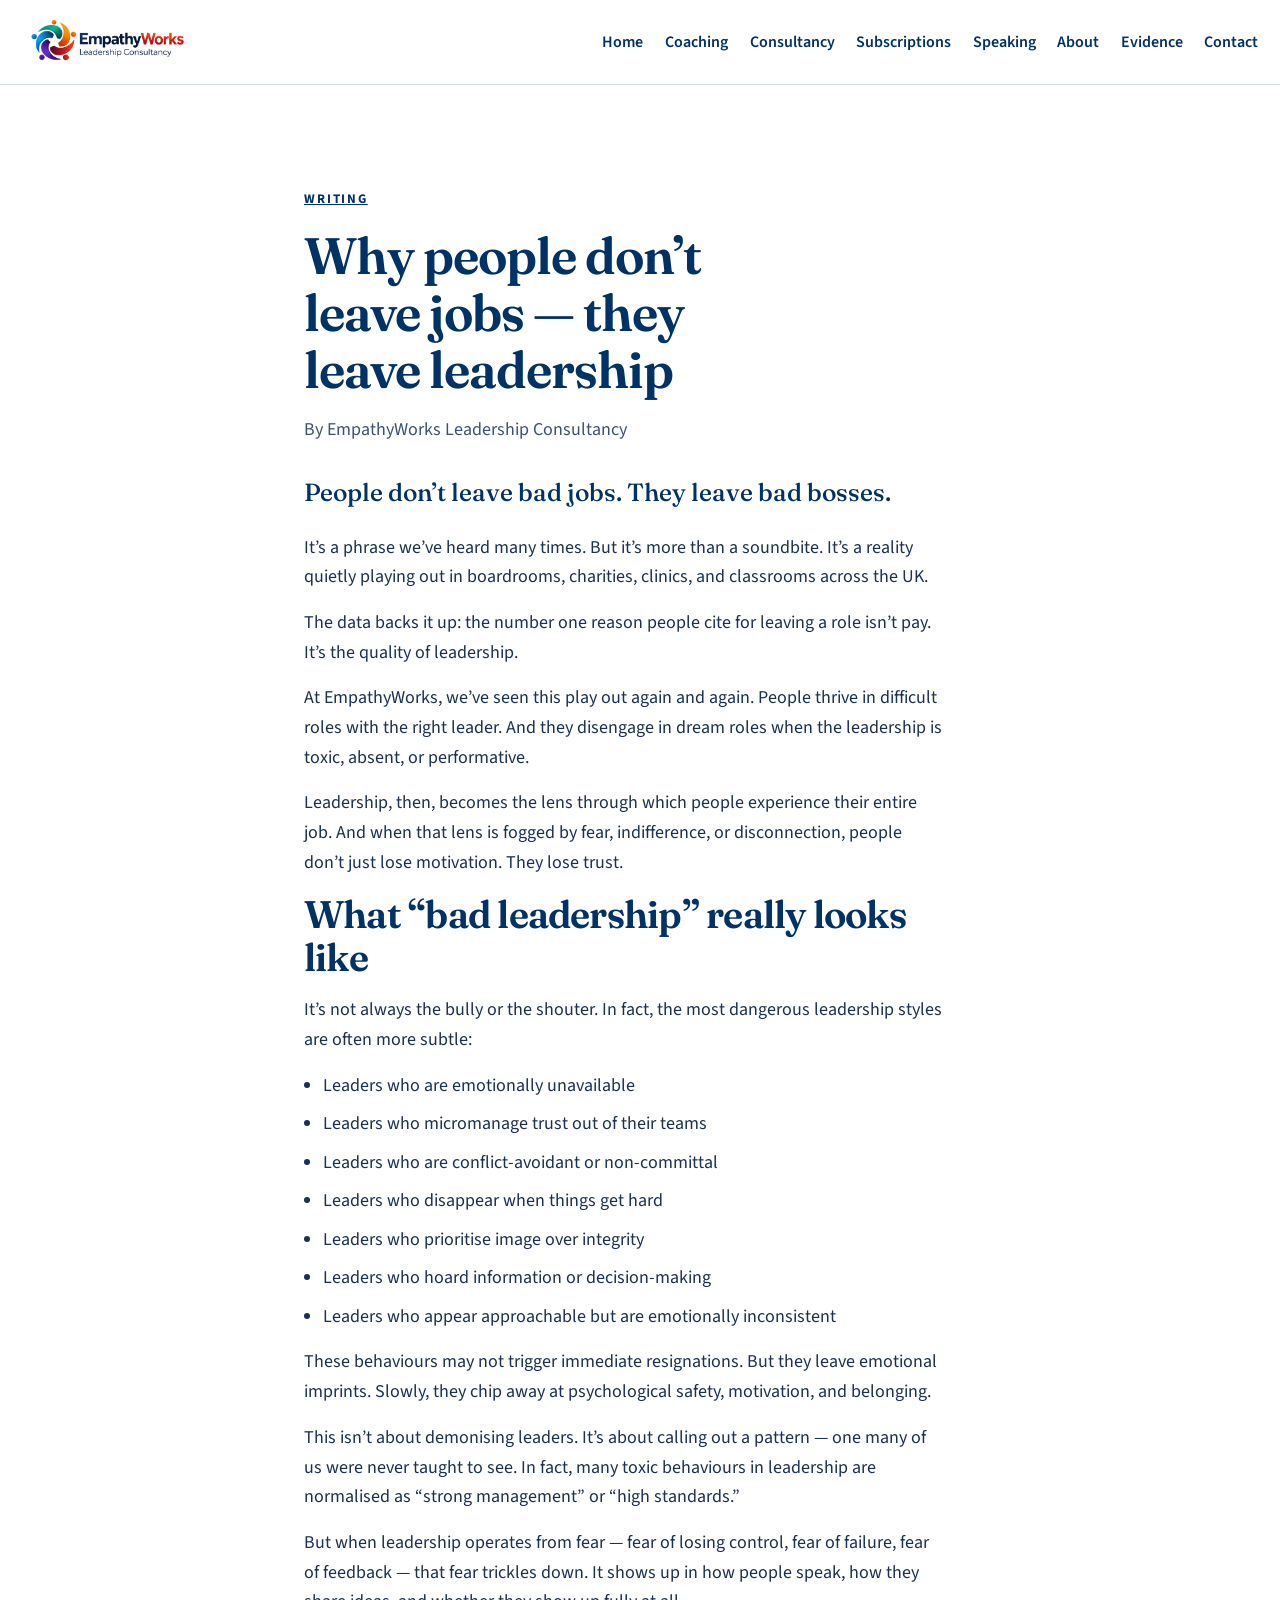
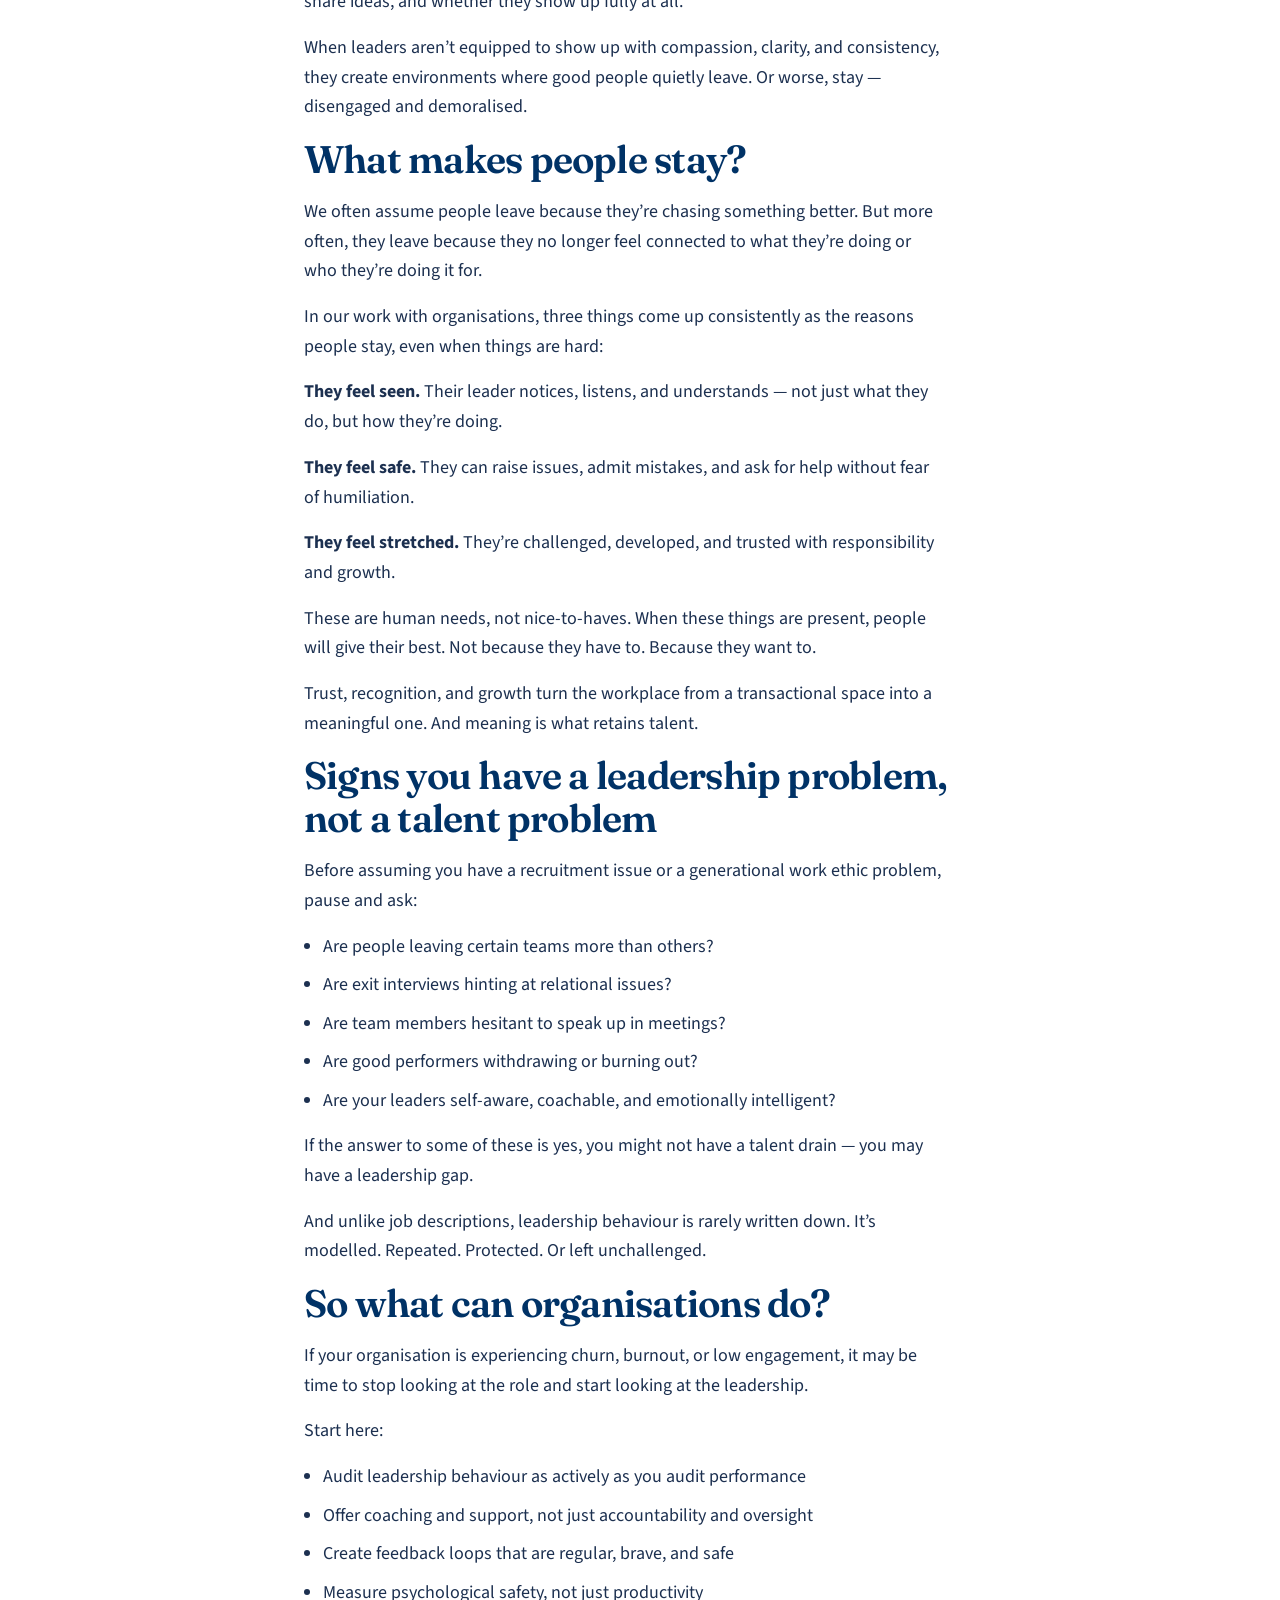
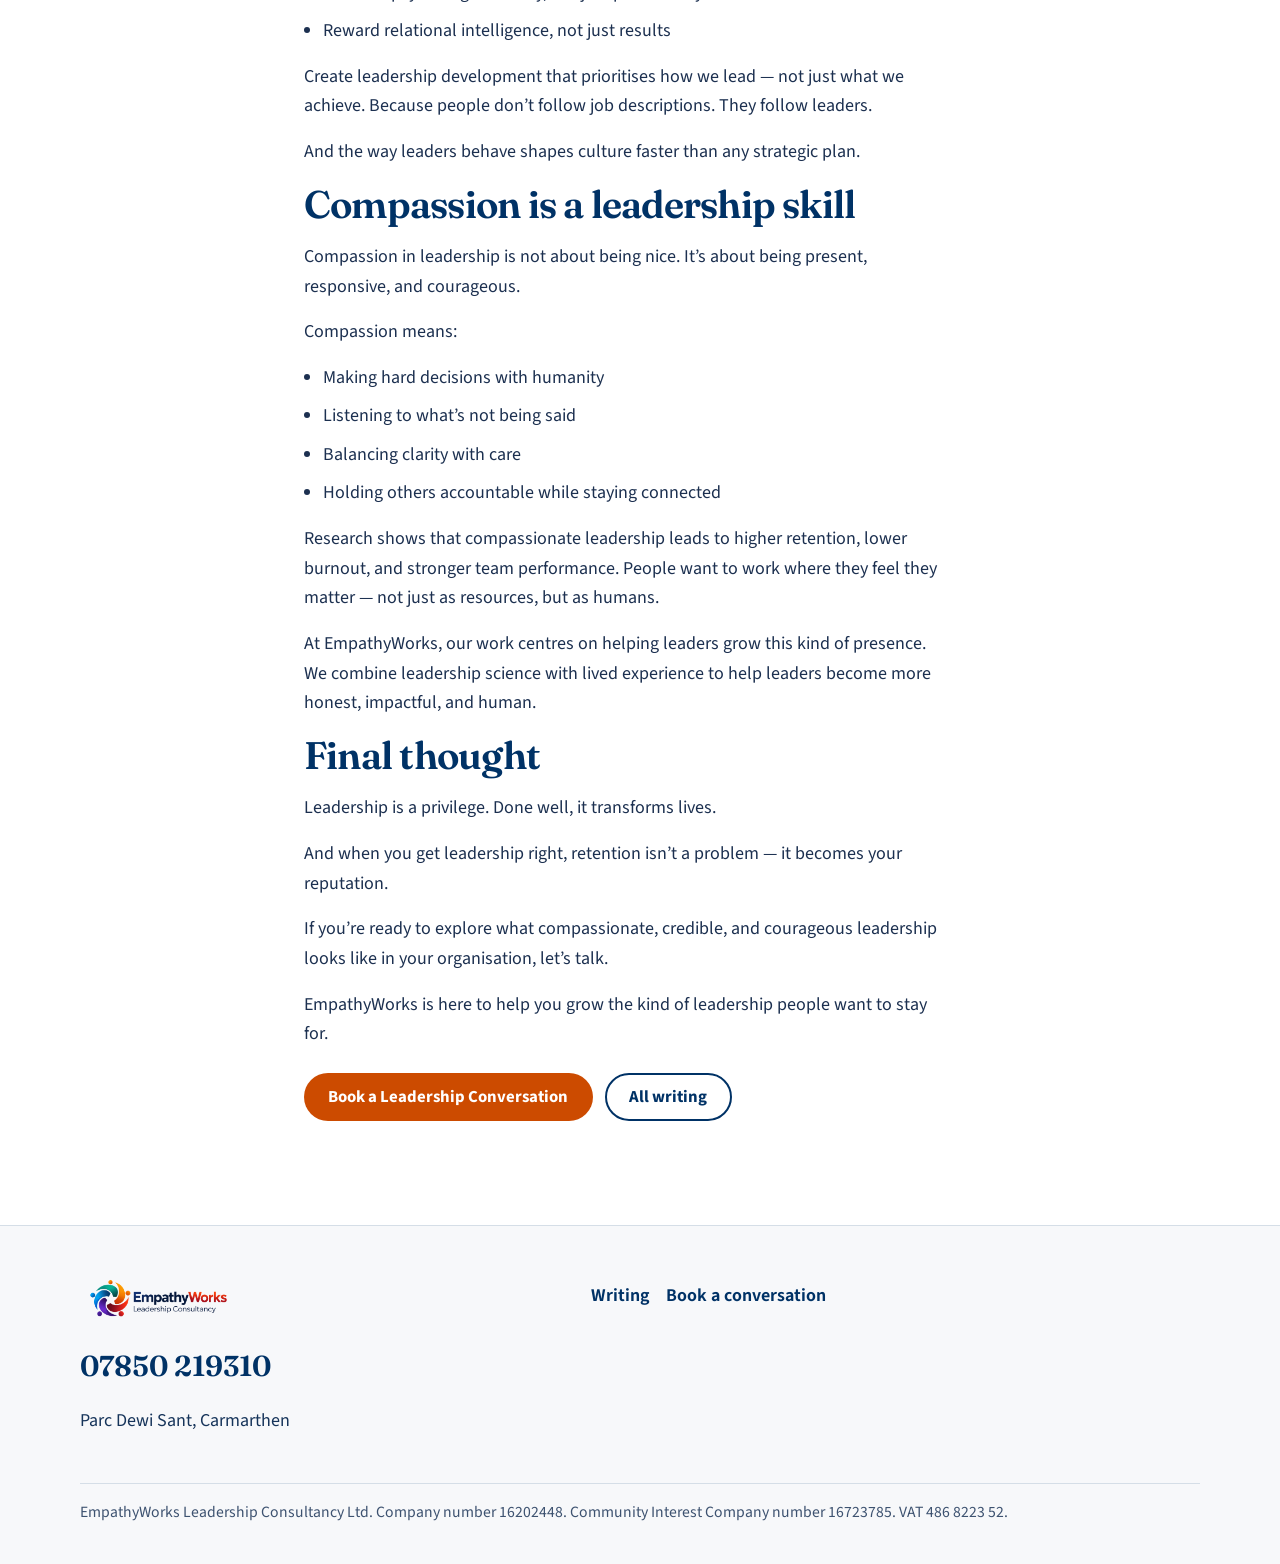
<file: leave-leadership.html>
<!DOCTYPE html>
<html lang="en-GB">
<head>
  <meta charset="utf-8">
  <meta name="viewport" content="width=device-width, initial-scale=1">
  <title>Why people don’t leave jobs — they leave leadership · EmpathyWorks</title>
  <meta name="description" content="An essay from EmpathyWorks Leadership Consultancy on why people leave leadership, not the job itself.">
  <meta name="theme-color" content="#003266">
  <link rel="icon" href="images/favicon-32.png" type="image/png">
  <link rel="apple-touch-icon" href="images/apple-touch-icon.png">
  <link rel="stylesheet" href="styles.css">
</head>
<body>
  <a class="skip" href="#content">Skip to content</a>
  <header class="site-header">
    <div class="header-inner">
      <a class="logo" href="index.html"><img src="images/logo.png" alt="EmpathyWorks Leadership Consultancy" width="217" height="72"></a>
      <button class="nav-toggle" type="button" aria-expanded="false" aria-controls="site-nav">Menu</button>
      <nav id="site-nav" class="site-nav" aria-label="Primary">
        <a href="index.html">Home</a>
        <a href="coaching.html">Coaching</a>
        <a href="consultancy.html">Consultancy</a>
        <a href="subscriptions.html">Subscriptions</a>
        <a href="speaking.html">Speaking</a>
        <a href="about.html">About</a>
        <a href="evidence.html">Evidence</a>
        <a href="contact.html">Contact</a>
      </nav>
    </div>
  </header>
  <main id="content" class="section article-body">
    <article class="wrap-narrow prose">
      <p class="kicker"><a href="writing.html">Writing</a></p>
      <h1>Why people don’t leave jobs — they leave leadership</h1>
      <p class="byline">By EmpathyWorks Leadership Consultancy</p>
      <blockquote class="pullquote"><p>People don’t leave bad jobs. They leave bad bosses.</p></blockquote>
      <p>It’s a phrase we’ve heard many times. But it’s more than a soundbite. It’s a reality quietly playing out in boardrooms, charities, clinics, and classrooms across the UK.</p>
      <p>The data backs it up: the number one reason people cite for leaving a role isn’t pay. It’s the quality of leadership.</p>
      <p>At EmpathyWorks, we’ve seen this play out again and again. People thrive in difficult roles with the right leader. And they disengage in dream roles when the leadership is toxic, absent, or performative.</p>
      <p>Leadership, then, becomes the lens through which people experience their entire job. And when that lens is fogged by fear, indifference, or disconnection, people don’t just lose motivation. They lose trust.</p>

      <h2>What “bad leadership” really looks like</h2>
      <p>It’s not always the bully or the shouter. In fact, the most dangerous leadership styles are often more subtle:</p>
      <ul>
        <li>Leaders who are emotionally unavailable</li>
        <li>Leaders who micromanage trust out of their teams</li>
        <li>Leaders who are conflict-avoidant or non-committal</li>
        <li>Leaders who disappear when things get hard</li>
        <li>Leaders who prioritise image over integrity</li>
        <li>Leaders who hoard information or decision-making</li>
        <li>Leaders who appear approachable but are emotionally inconsistent</li>
      </ul>
      <p>These behaviours may not trigger immediate resignations. But they leave emotional imprints. Slowly, they chip away at psychological safety, motivation, and belonging.</p>
      <p>This isn’t about demonising leaders. It’s about calling out a pattern — one many of us were never taught to see. In fact, many toxic behaviours in leadership are normalised as “strong management” or “high standards.”</p>
      <p>But when leadership operates from fear — fear of losing control, fear of failure, fear of feedback — that fear trickles down. It shows up in how people speak, how they share ideas, and whether they show up fully at all.</p>
      <p>When leaders aren’t equipped to show up with compassion, clarity, and consistency, they create environments where good people quietly leave. Or worse, stay — disengaged and demoralised.</p>

      <h2>What makes people stay?</h2>
      <p>We often assume people leave because they’re chasing something better. But more often, they leave because they no longer feel connected to what they’re doing or who they’re doing it for.</p>
      <p>In our work with organisations, three things come up consistently as the reasons people stay, even when things are hard:</p>
      <p><strong>They feel seen.</strong> Their leader notices, listens, and understands — not just what they do, but how they’re doing.</p>
      <p><strong>They feel safe.</strong> They can raise issues, admit mistakes, and ask for help without fear of humiliation.</p>
      <p><strong>They feel stretched.</strong> They’re challenged, developed, and trusted with responsibility and growth.</p>
      <p>These are human needs, not nice-to-haves. When these things are present, people will give their best. Not because they have to. Because they want to.</p>
      <p>Trust, recognition, and growth turn the workplace from a transactional space into a meaningful one. And meaning is what retains talent.</p>

      <h2>Signs you have a leadership problem, not a talent problem</h2>
      <p>Before assuming you have a recruitment issue or a generational work ethic problem, pause and ask:</p>
      <ul>
        <li>Are people leaving certain teams more than others?</li>
        <li>Are exit interviews hinting at relational issues?</li>
        <li>Are team members hesitant to speak up in meetings?</li>
        <li>Are good performers withdrawing or burning out?</li>
        <li>Are your leaders self-aware, coachable, and emotionally intelligent?</li>
      </ul>
      <p>If the answer to some of these is yes, you might not have a talent drain — you may have a leadership gap.</p>
      <p>And unlike job descriptions, leadership behaviour is rarely written down. It’s modelled. Repeated. Protected. Or left unchallenged.</p>

      <h2>So what can organisations do?</h2>
      <p>If your organisation is experiencing churn, burnout, or low engagement, it may be time to stop looking at the role and start looking at the leadership.</p>
      <p>Start here:</p>
      <ul>
        <li>Audit leadership behaviour as actively as you audit performance</li>
        <li>Offer coaching and support, not just accountability and oversight</li>
        <li>Create feedback loops that are regular, brave, and safe</li>
        <li>Measure psychological safety, not just productivity</li>
        <li>Reward relational intelligence, not just results</li>
      </ul>
      <p>Create leadership development that prioritises how we lead — not just what we achieve. Because people don’t follow job descriptions. They follow leaders.</p>
      <p>And the way leaders behave shapes culture faster than any strategic plan.</p>

      <h2>Compassion is a leadership skill</h2>
      <p>Compassion in leadership is not about being nice. It’s about being present, responsive, and courageous.</p>
      <p>Compassion means:</p>
      <ul>
        <li>Making hard decisions with humanity</li>
        <li>Listening to what’s not being said</li>
        <li>Balancing clarity with care</li>
        <li>Holding others accountable while staying connected</li>
      </ul>
      <p>Research shows that compassionate leadership leads to higher retention, lower burnout, and stronger team performance. People want to work where they feel they matter — not just as resources, but as humans.</p>
      <p>At EmpathyWorks, our work centres on helping leaders grow this kind of presence. We combine leadership science with lived experience to help leaders become more honest, impactful, and human.</p>

      <h2>Final thought</h2>
      <p>Leadership is a privilege. Done well, it transforms lives.</p>
      <p>And when you get leadership right, retention isn’t a problem — it becomes your reputation.</p>
      <p>If you’re ready to explore what compassionate, credible, and courageous leadership looks like in your organisation, let’s talk.</p>
      <p>EmpathyWorks is here to help you grow the kind of leadership people want to stay for.</p>
      <div class="actions">
        <a class="btn btn-primary" href="contact.html">Book a Leadership Conversation</a>
        <a class="btn btn-secondary" href="writing.html">All writing</a>
      </div>
    </article>
  </main>
  <footer class="site-footer">
    <div class="wrap footer-grid">
      <div>
        <a href="index.html"><img class="footer-logo" src="images/logo.png" alt="EmpathyWorks Leadership Consultancy" width="196" height="65"></a>
        <p class="phone-line"><a href="tel:+447850219310">07850 219310</a></p>
        <p>Parc Dewi Sant, Carmarthen</p>
      </div>
      <ul class="footer-nav">
        <li><a href="writing.html">Writing</a></li>
        <li><a href="contact.html">Book a conversation</a></li>
      </ul>
    </div>
    <div class="wrap legal">
      <p>EmpathyWorks Leadership Consultancy Ltd. Company number 16202448. Community Interest Company number 16723785. VAT 486 8223 52.</p>
    </div>
  </footer>
  <script src="site.js"></script>
</body>
</html>
</file>
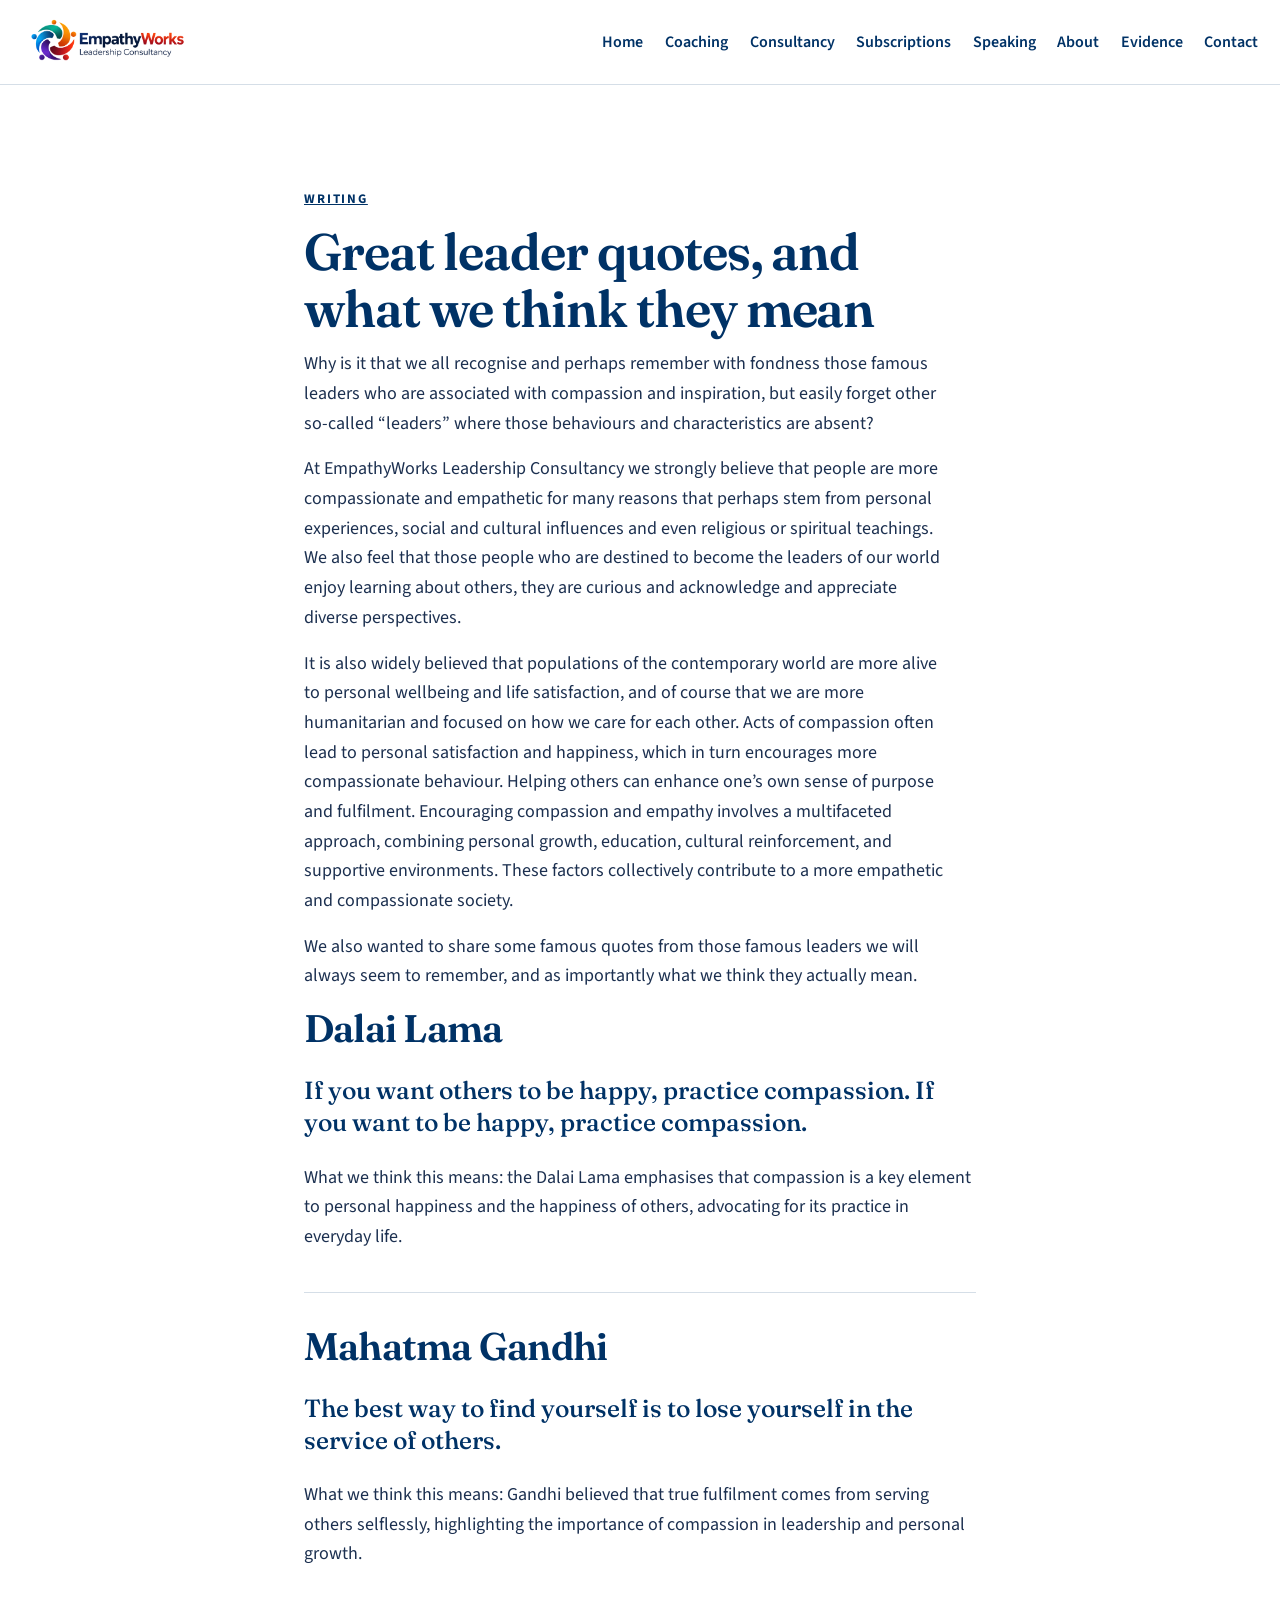
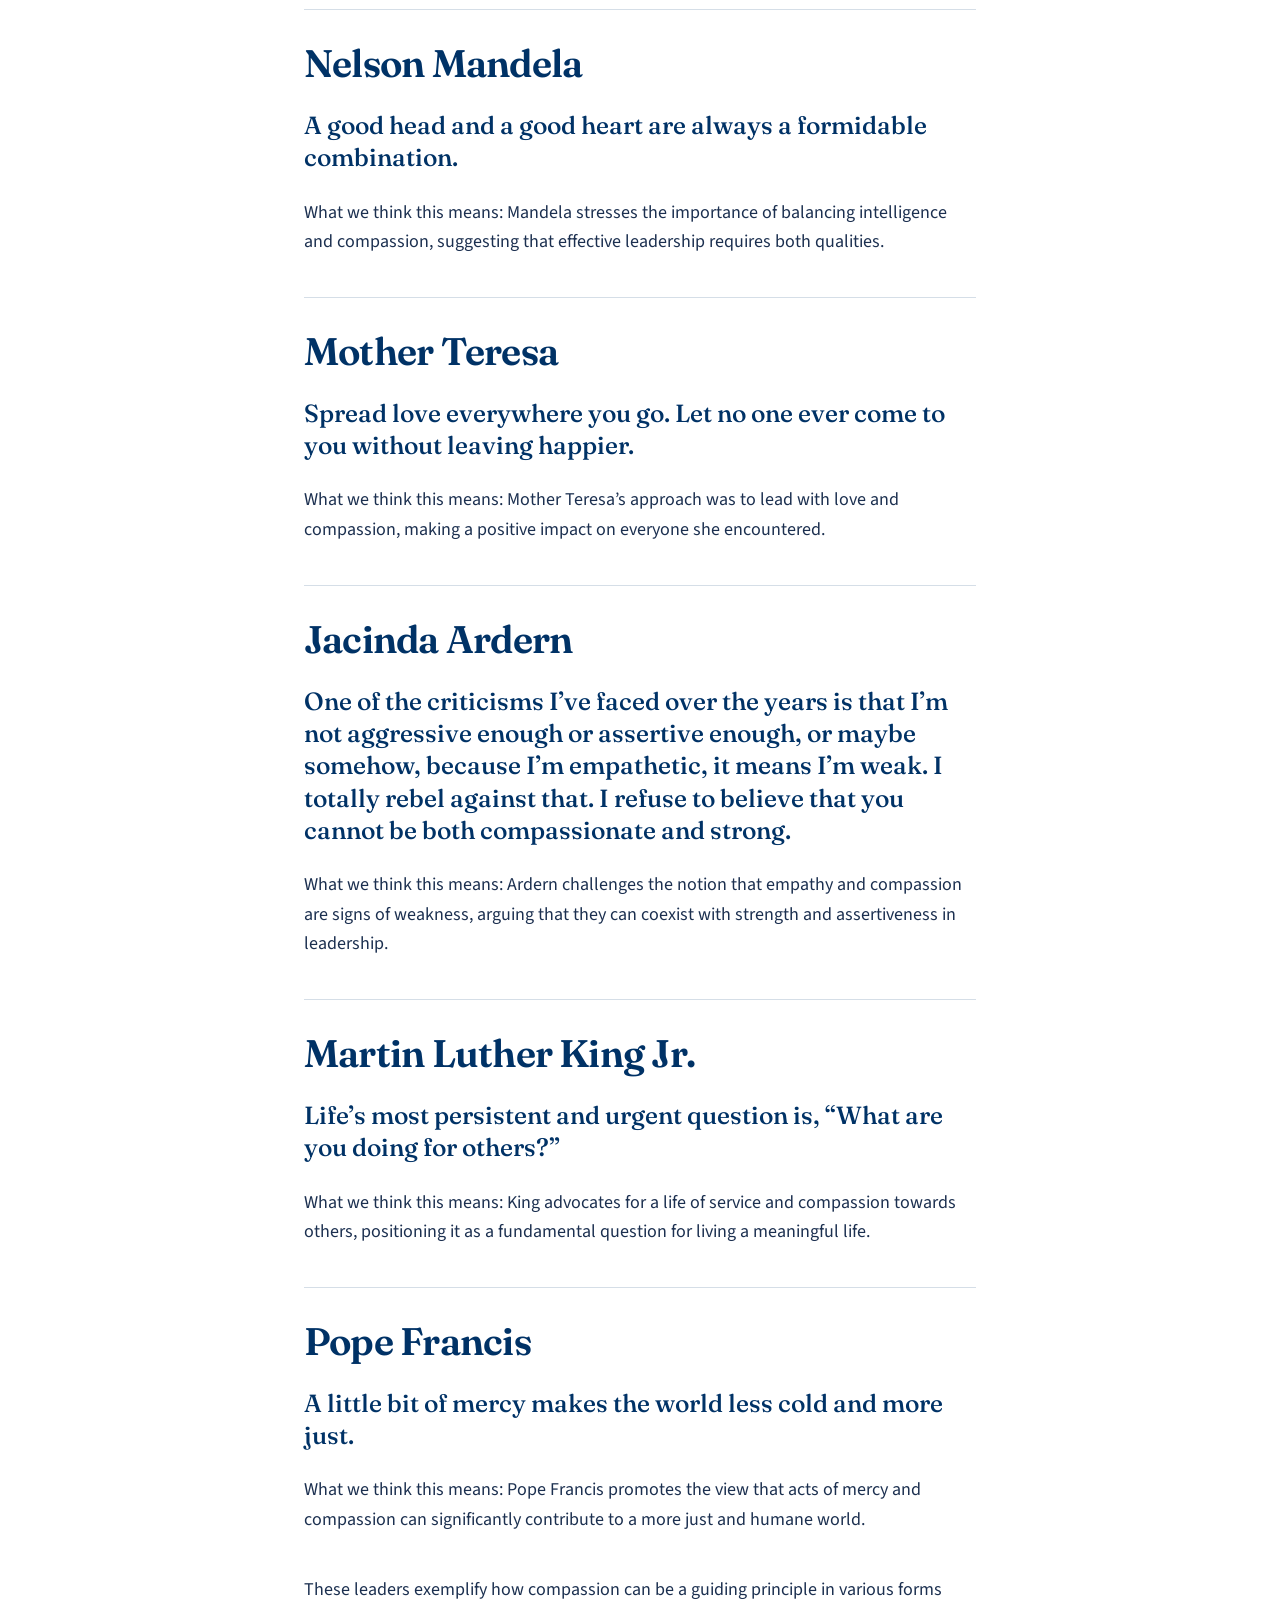
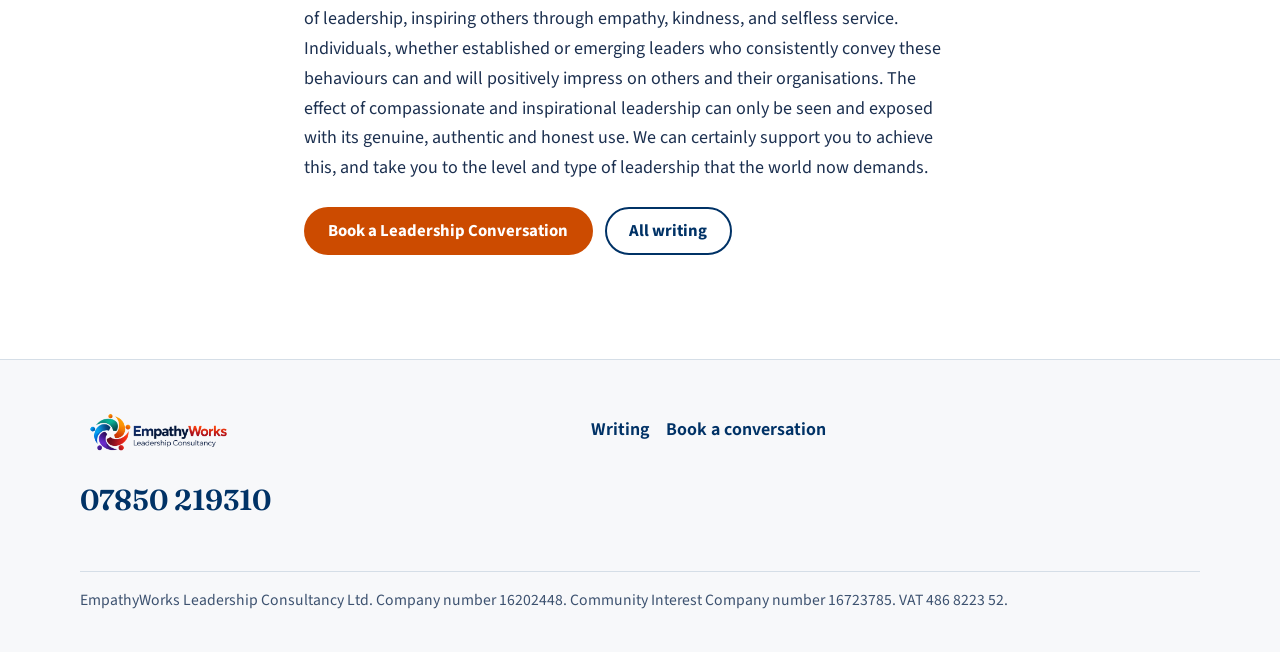
<file: quotes.html>
<!DOCTYPE html>
<html lang="en-GB">
<head>
  <meta charset="utf-8">
  <meta name="viewport" content="width=device-width, initial-scale=1">
  <title>Great leader quotes, and what we think they mean · EmpathyWorks</title>
  <meta name="description" content="EmpathyWorks on famous lines about compassion, and what we think they mean for leadership.">
  <meta name="theme-color" content="#003266">
  <link rel="icon" href="images/favicon-32.png" type="image/png">
  <link rel="apple-touch-icon" href="images/apple-touch-icon.png">
  <link rel="stylesheet" href="styles.css">
</head>
<body>
  <a class="skip" href="#content">Skip to content</a>
  <header class="site-header">
    <div class="header-inner">
      <a class="logo" href="index.html"><img src="images/logo.png" alt="EmpathyWorks Leadership Consultancy" width="217" height="72"></a>
      <button class="nav-toggle" type="button" aria-expanded="false" aria-controls="site-nav">Menu</button>
      <nav id="site-nav" class="site-nav" aria-label="Primary">
        <a href="index.html">Home</a>
        <a href="coaching.html">Coaching</a>
        <a href="consultancy.html">Consultancy</a>
        <a href="subscriptions.html">Subscriptions</a>
        <a href="speaking.html">Speaking</a>
        <a href="about.html">About</a>
        <a href="evidence.html">Evidence</a>
        <a href="contact.html">Contact</a>
      </nav>
    </div>
  </header>
  <main id="content" class="section article-body">
    <article class="wrap-narrow">
      <p class="kicker"><a href="writing.html">Writing</a></p>
      <h1>Great leader quotes, and what we think they mean</h1>
      <div class="prose">
        <p>Why is it that we all recognise and perhaps remember with fondness those famous leaders who are associated with compassion and inspiration, but easily forget other so-called “leaders” where those behaviours and characteristics are absent?</p>
        <p>At EmpathyWorks Leadership Consultancy we strongly believe that people are more compassionate and empathetic for many reasons that perhaps stem from personal experiences, social and cultural influences and even religious or spiritual teachings. We also feel that those people who are destined to become the leaders of our world enjoy learning about others, they are curious and acknowledge and appreciate diverse perspectives.</p>
        <p>It is also widely believed that populations of the contemporary world are more alive to personal wellbeing and life satisfaction, and of course that we are more humanitarian and focused on how we care for each other. Acts of compassion often lead to personal satisfaction and happiness, which in turn encourages more compassionate behaviour. Helping others can enhance one’s own sense of purpose and fulfilment. Encouraging compassion and empathy involves a multifaceted approach, combining personal growth, education, cultural reinforcement, and supportive environments. These factors collectively contribute to a more empathetic and compassionate society.</p>
        <p>We also wanted to share some famous quotes from those famous leaders we will always seem to remember, and as importantly what we think they actually mean.</p>
      </div>

      <article class="essay">
        <h2>Dalai Lama</h2>
        <blockquote class="pullquote"><p>If you want others to be happy, practice compassion. If you want to be happy, practice compassion.</p></blockquote>
        <p>What we think this means: the Dalai Lama emphasises that compassion is a key element to personal happiness and the happiness of others, advocating for its practice in everyday life.</p>
      </article>
      <article class="essay">
        <h2>Mahatma Gandhi</h2>
        <blockquote class="pullquote"><p>The best way to find yourself is to lose yourself in the service of others.</p></blockquote>
        <p>What we think this means: Gandhi believed that true fulfilment comes from serving others selflessly, highlighting the importance of compassion in leadership and personal growth.</p>
      </article>
      <article class="essay">
        <h2>Nelson Mandela</h2>
        <blockquote class="pullquote"><p>A good head and a good heart are always a formidable combination.</p></blockquote>
        <p>What we think this means: Mandela stresses the importance of balancing intelligence and compassion, suggesting that effective leadership requires both qualities.</p>
      </article>
      <article class="essay">
        <h2>Mother Teresa</h2>
        <blockquote class="pullquote"><p>Spread love everywhere you go. Let no one ever come to you without leaving happier.</p></blockquote>
        <p>What we think this means: Mother Teresa’s approach was to lead with love and compassion, making a positive impact on everyone she encountered.</p>
      </article>
      <article class="essay">
        <h2>Jacinda Ardern</h2>
        <blockquote class="pullquote"><p>One of the criticisms I’ve faced over the years is that I’m not aggressive enough or assertive enough, or maybe somehow, because I’m empathetic, it means I’m weak. I totally rebel against that. I refuse to believe that you cannot be both compassionate and strong.</p></blockquote>
        <p>What we think this means: Ardern challenges the notion that empathy and compassion are signs of weakness, arguing that they can coexist with strength and assertiveness in leadership.</p>
      </article>
      <article class="essay">
        <h2>Martin Luther King Jr.</h2>
        <blockquote class="pullquote"><p>Life’s most persistent and urgent question is, “What are you doing for others?”</p></blockquote>
        <p>What we think this means: King advocates for a life of service and compassion towards others, positioning it as a fundamental question for living a meaningful life.</p>
      </article>
      <article class="essay">
        <h2>Pope Francis</h2>
        <blockquote class="pullquote"><p>A little bit of mercy makes the world less cold and more just.</p></blockquote>
        <p>What we think this means: Pope Francis promotes the view that acts of mercy and compassion can significantly contribute to a more just and humane world.</p>
      </article>

      <div class="prose" style="margin-top:2.5rem;">
        <p>These leaders exemplify how compassion can be a guiding principle in various forms of leadership, inspiring others through empathy, kindness, and selfless service. Individuals, whether established or emerging leaders who consistently convey these behaviours can and will positively impress on others and their organisations. The effect of compassionate and inspirational leadership can only be seen and exposed with its genuine, authentic and honest use. We can certainly support you to achieve this, and take you to the level and type of leadership that the world now demands.</p>
        <div class="actions">
          <a class="btn btn-primary" href="contact.html">Book a Leadership Conversation</a>
          <a class="btn btn-secondary" href="writing.html">All writing</a>
        </div>
      </div>
    </article>
  </main>
  <footer class="site-footer">
    <div class="wrap footer-grid">
      <div>
        <a href="index.html"><img class="footer-logo" src="images/logo.png" alt="EmpathyWorks Leadership Consultancy" width="196" height="65"></a>
        <p class="phone-line"><a href="tel:+447850219310">07850 219310</a></p>
      </div>
      <ul class="footer-nav">
        <li><a href="writing.html">Writing</a></li>
        <li><a href="contact.html">Book a conversation</a></li>
      </ul>
    </div>
    <div class="wrap legal">
      <p>EmpathyWorks Leadership Consultancy Ltd. Company number 16202448. Community Interest Company number 16723785. VAT 486 8223 52.</p>
    </div>
  </footer>
  <script src="site.js"></script>
</body>
</html>
</file>
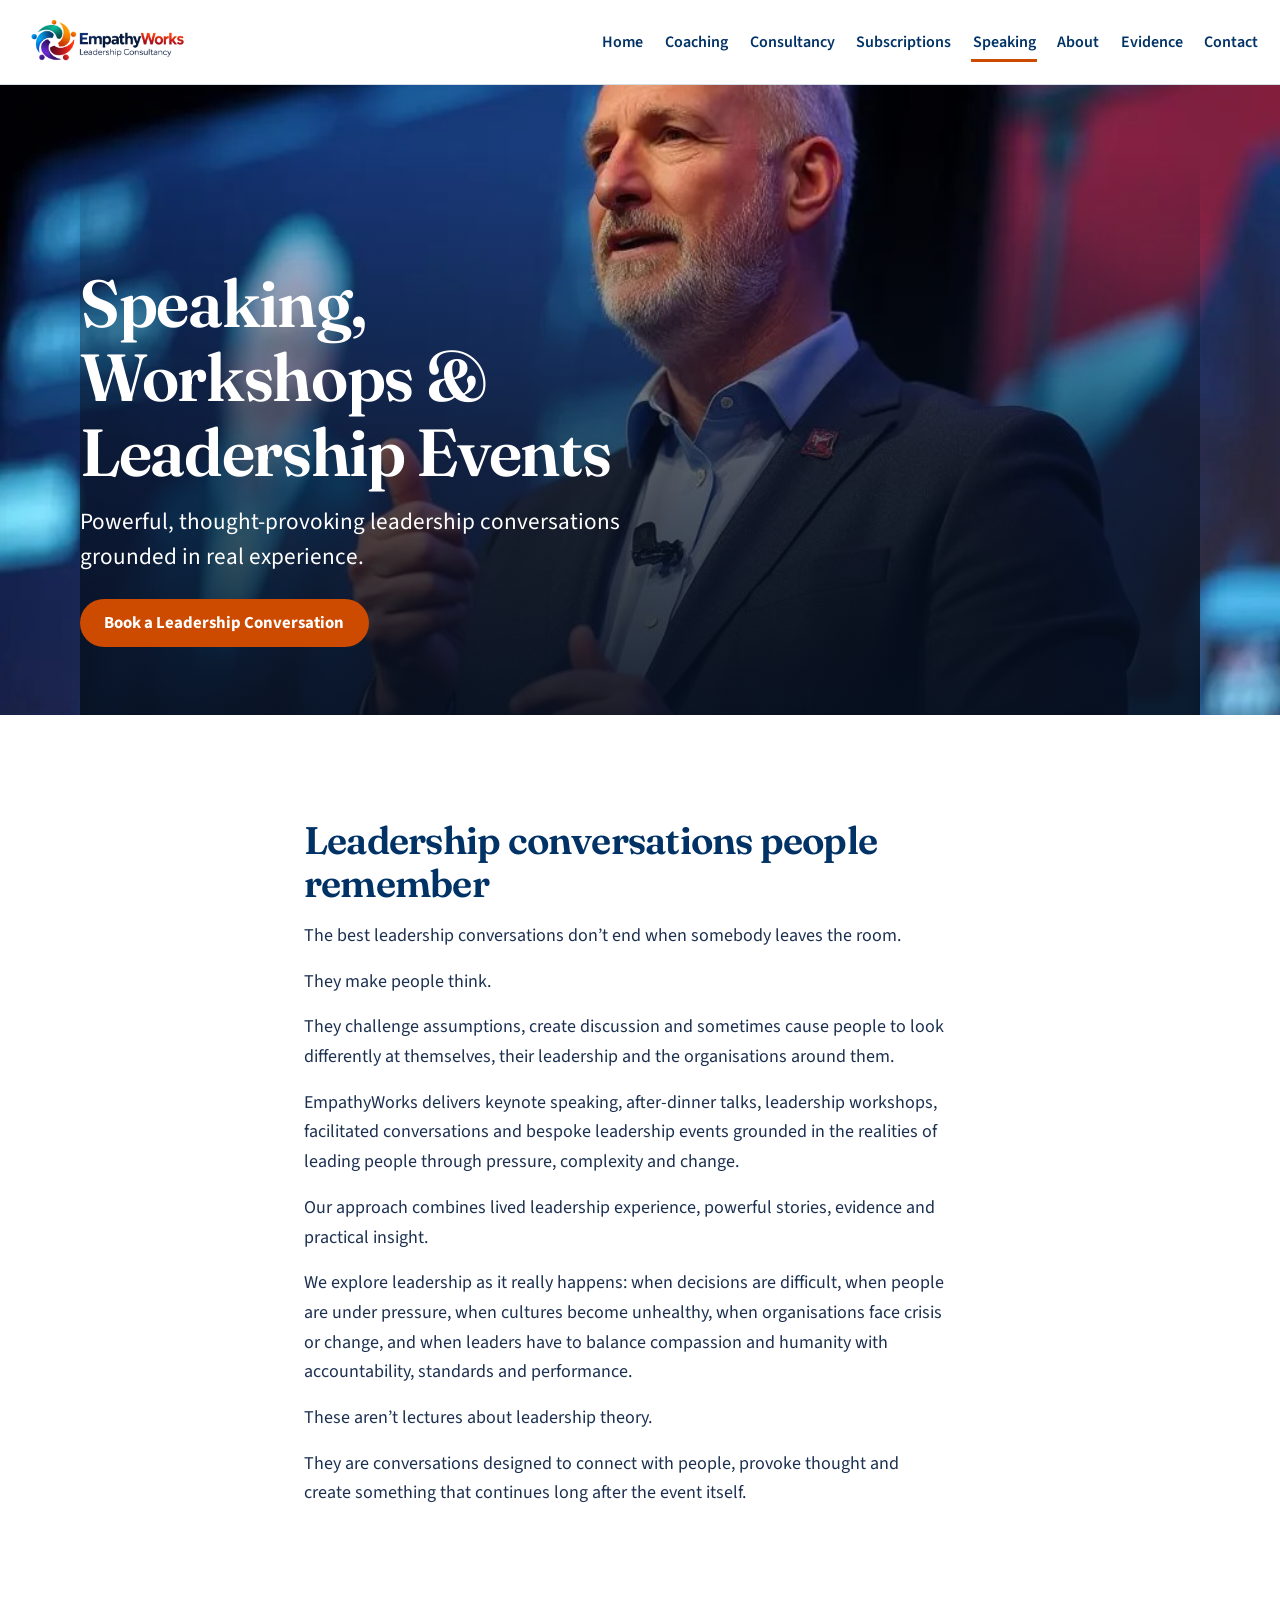
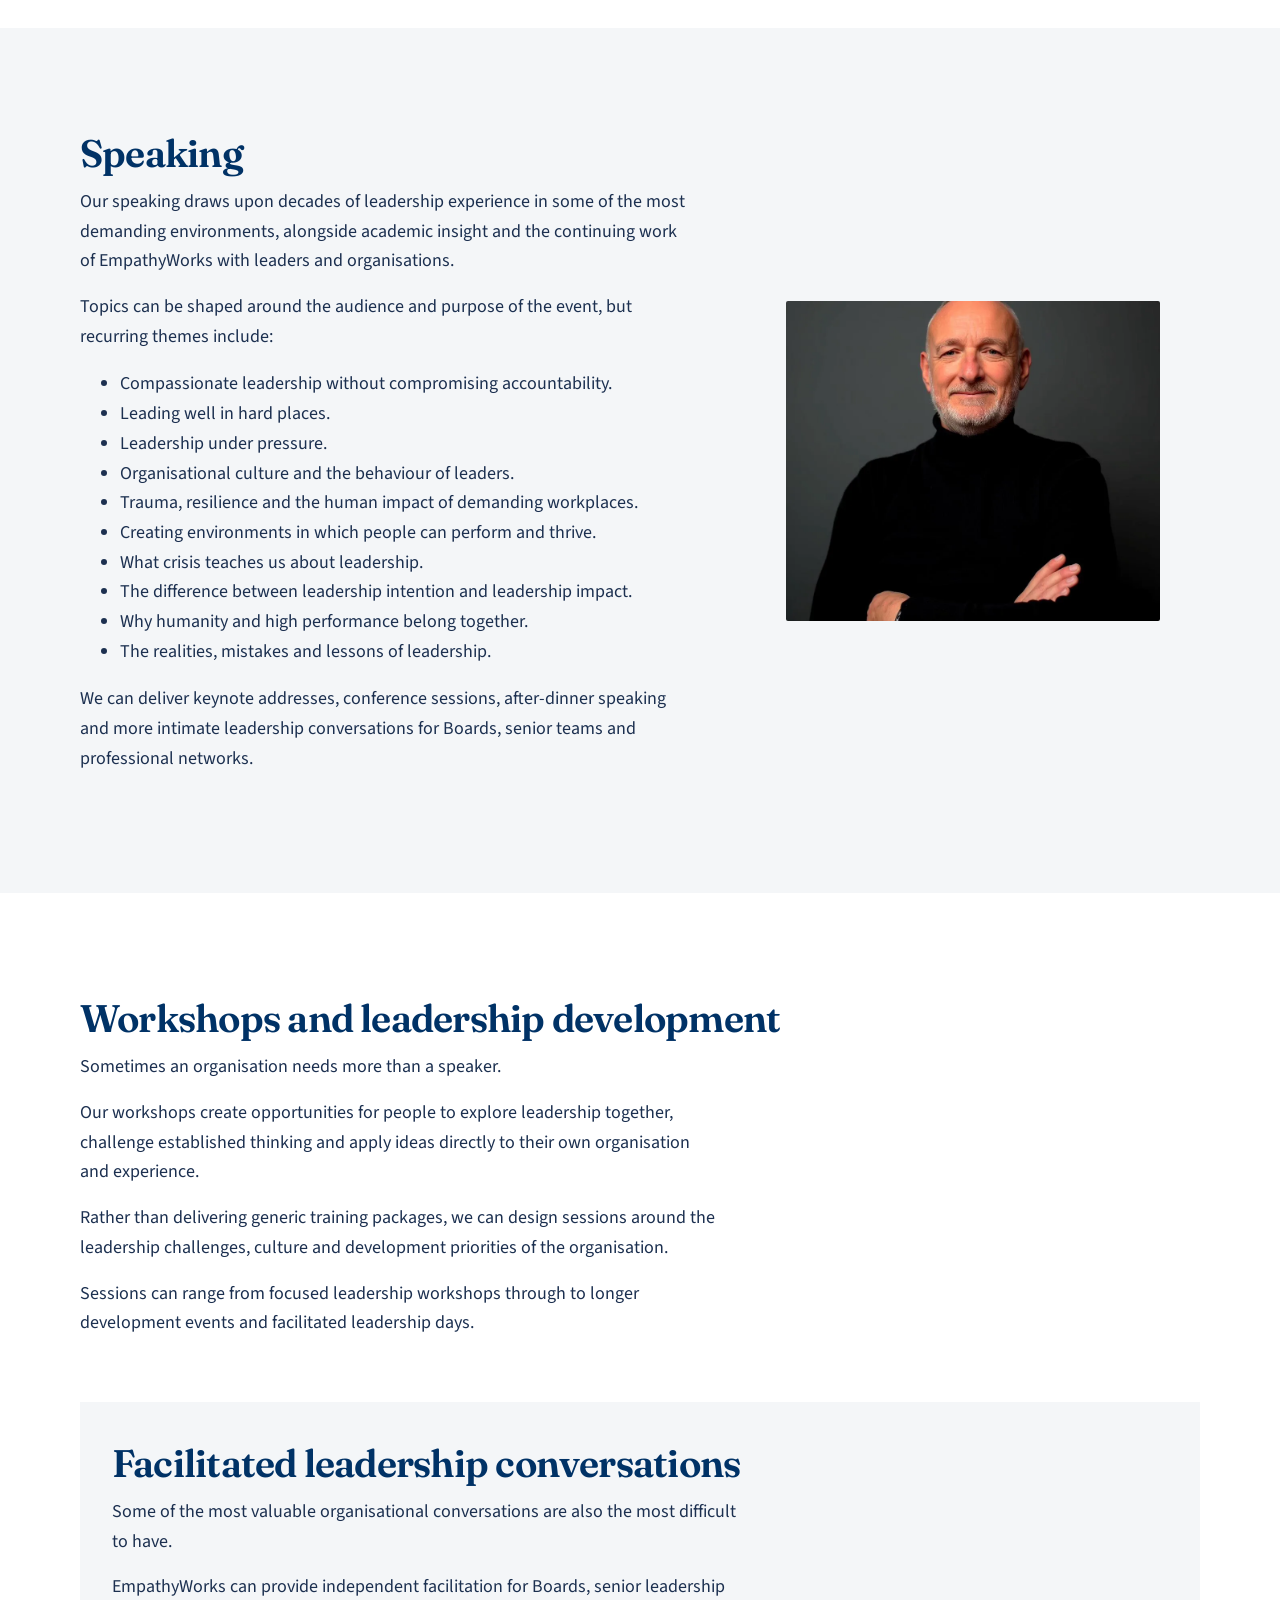
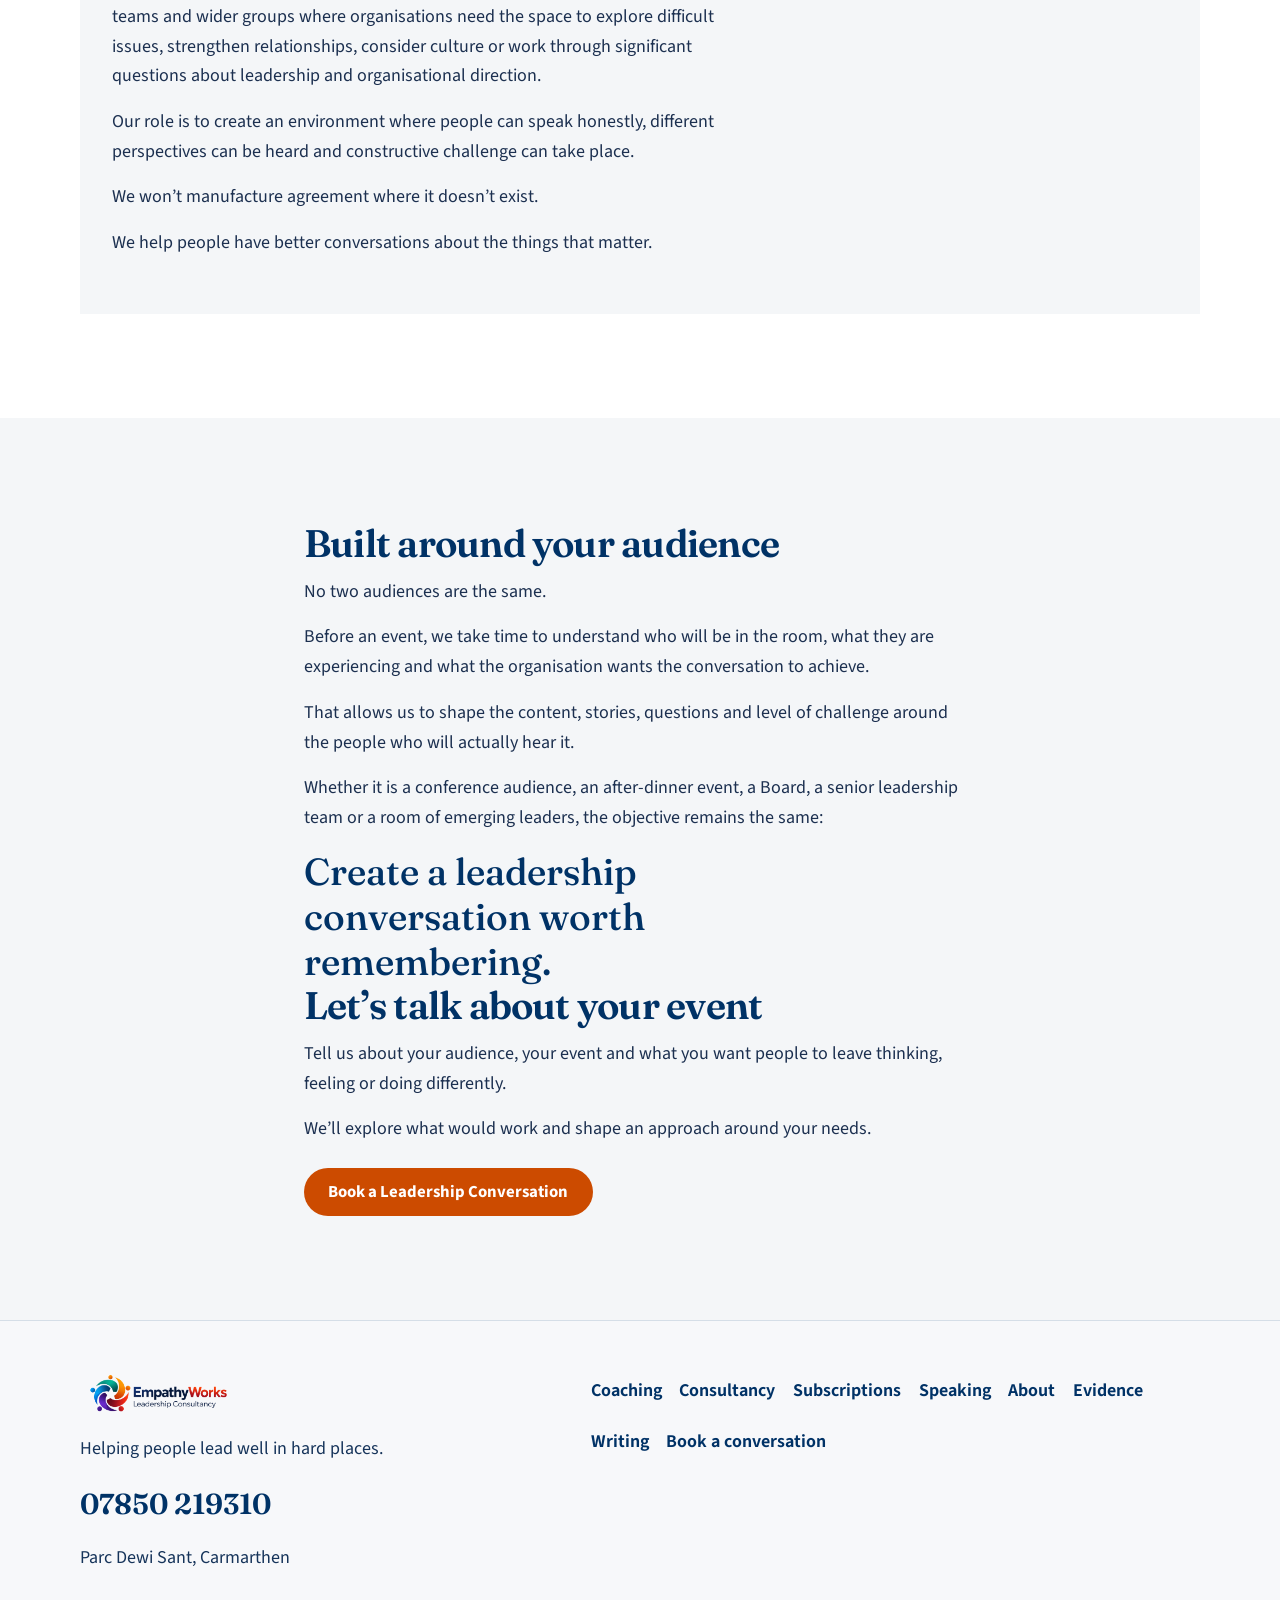
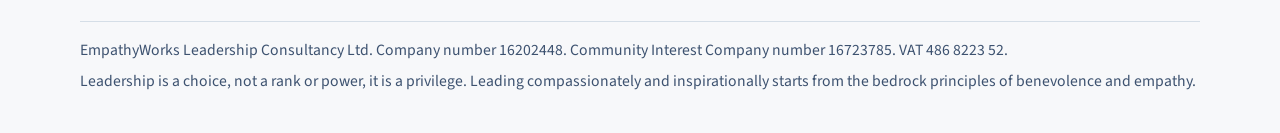
<file: speaking.html>
<!DOCTYPE html>
<html lang="en-GB">
<head>
  <meta charset="utf-8">
  <meta name="viewport" content="width=device-width, initial-scale=1">
  <title>Speaking, Workshops &amp; Leadership Events · EmpathyWorks</title>
  <meta name="description" content="Keynote speaking, after-dinner talks, leadership workshops and facilitated conversations grounded in the realities of leading through pressure.">
  <meta property="og:title" content="Speaking, Workshops &amp; Leadership Events · EmpathyWorks">
  <meta property="og:description" content="Powerful, thought-provoking leadership conversations grounded in real experience.">
  <meta property="og:image" content="images/og.jpg">
  <meta property="og:type" content="website">
  <meta name="theme-color" content="#003266">
  <link rel="icon" href="images/favicon-32.png" type="image/png">
  <link rel="apple-touch-icon" href="images/apple-touch-icon.png">
  <link rel="stylesheet" href="styles.css">
</head>
<body>
  <a class="skip" href="#content">Skip to content</a>
  <header class="site-header">
    <div class="header-inner">
      <a class="logo" href="index.html"><img src="images/logo.png" alt="EmpathyWorks Leadership Consultancy" width="217" height="72"></a>
      <button class="nav-toggle" type="button" aria-expanded="false" aria-controls="site-nav">Menu</button>
      <nav id="site-nav" class="site-nav" aria-label="Primary">
        <a href="index.html">Home</a>
        <a href="coaching.html">Coaching</a>
        <a href="consultancy.html">Consultancy</a>
        <a href="subscriptions.html">Subscriptions</a>
        <a href="speaking.html" aria-current="page">Speaking</a>
        <a href="about.html">About</a>
        <a href="evidence.html">Evidence</a>
        <a href="contact.html">Contact</a>
      </nav>
    </div>
  </header>

  <main id="content">
    <section class="hero-photo">
      <img src="images/speaker.webp" alt="A member of EmpathyWorks speaking to an audience" width="1008" height="723">
      <div class="hero-copy">
        <h1>Speaking, Workshops &amp; Leadership Events</h1>
        <p class="lede">Powerful, thought-provoking leadership conversations grounded in real experience.</p>
        <a class="btn btn-primary" href="contact.html">Book a Leadership Conversation</a>
      </div>
    </section>

    <section class="section">
      <div class="wrap-narrow prose">
        <h2>Leadership conversations people remember</h2>
        <p>The best leadership conversations don’t end when somebody leaves the room.</p>
        <p>They make people think.</p>
        <p>They challenge assumptions, create discussion and sometimes cause people to look differently at themselves, their leadership and the organisations around them.</p>
        <p>EmpathyWorks delivers keynote speaking, after-dinner talks, leadership workshops, facilitated conversations and bespoke leadership events grounded in the realities of leading people through pressure, complexity and change.</p>
        <p>Our approach combines lived leadership experience, powerful stories, evidence and practical insight.</p>
        <p>We explore leadership as it really happens: when decisions are difficult, when people are under pressure, when cultures become unhealthy, when organisations face crisis or change, and when leaders have to balance compassion and humanity with accountability, standards and performance.</p>
        <p>These aren’t lectures about leadership theory.</p>
        <p>They are conversations designed to connect with people, provoke thought and create something that continues long after the event itself.</p>
      </div>
    </section>

    <section class="section section-paper">
      <div class="wrap">
        <div class="split">
          <div>
            <h2>Speaking</h2>
            <p>Our speaking draws upon decades of leadership experience in some of the most demanding environments, alongside academic insight and the continuing work of EmpathyWorks with leaders and organisations.</p>
            <p>Topics can be shaped around the audience and purpose of the event, but recurring themes include:</p>
            <ul>
              <li>Compassionate leadership without compromising accountability.</li>
              <li>Leading well in hard places.</li>
              <li>Leadership under pressure.</li>
              <li>Organisational culture and the behaviour of leaders.</li>
              <li>Trauma, resilience and the human impact of demanding workplaces.</li>
              <li>Creating environments in which people can perform and thrive.</li>
              <li>What crisis teaches us about leadership.</li>
              <li>The difference between leadership intention and leadership impact.</li>
              <li>Why humanity and high performance belong together.</li>
              <li>The realities, mistakes and lessons of leadership.</li>
            </ul>
            <p>We can deliver keynote addresses, conference sessions, after-dinner speaking and more intimate leadership conversations for Boards, senior teams and professional networks.</p>
          </div>
          <figure class="frame">
            <img src="images/portrait-rollneck.webp" alt="A portrait of a member of the EmpathyWorks team" width="1080" height="797">
          </figure>
        </div>
      </div>
    </section>

    <section class="section">
      <div class="wrap" style="display:grid; gap:3rem;">
        <article>
          <h2>Workshops and leadership development</h2>
          <p style="max-width:40rem;">Sometimes an organisation needs more than a speaker.</p>
          <p style="max-width:40rem;">Our workshops create opportunities for people to explore leadership together, challenge established thinking and apply ideas directly to their own organisation and experience.</p>
          <p style="max-width:40rem;">Rather than delivering generic training packages, we can design sessions around the leadership challenges, culture and development priorities of the organisation.</p>
          <p style="max-width:40rem;">Sessions can range from focused leadership workshops through to longer development events and facilitated leadership days.</p>
        </article>
        <article class="section-paper" style="padding:2.5rem 2rem;">
          <h2>Facilitated leadership conversations</h2>
          <p style="max-width:40rem;">Some of the most valuable organisational conversations are also the most difficult to have.</p>
          <p style="max-width:40rem;">EmpathyWorks can provide independent facilitation for Boards, senior leadership teams and wider groups where organisations need the space to explore difficult issues, strengthen relationships, consider culture or work through significant questions about leadership and organisational direction.</p>
          <p style="max-width:40rem;">Our role is to create an environment where people can speak honestly, different perspectives can be heard and constructive challenge can take place.</p>
          <p style="max-width:40rem;">We won’t manufacture agreement where it doesn’t exist.</p>
          <p style="max-width:40rem;">We help people have better conversations about the things that matter.</p>
        </article>
      </div>
    </section>

    <section class="section section-paper">
      <div class="wrap-narrow">
        <h2>Built around your audience</h2>
        <p>No two audiences are the same.</p>
        <p>Before an event, we take time to understand who will be in the room, what they are experiencing and what the organisation wants the conversation to achieve.</p>
        <p>That allows us to shape the content, stories, questions and level of challenge around the people who will actually hear it.</p>
        <p>Whether it is a conference audience, an after-dinner event, a Board, a senior leadership team or a room of emerging leaders, the objective remains the same:</p>
        <p class="pull">Create a leadership conversation worth remembering.</p>
        <h2>Let’s talk about your event</h2>
        <p>Tell us about your audience, your event and what you want people to leave thinking, feeling or doing differently.</p>
        <p>We’ll explore what would work and shape an approach around your needs.</p>
        <div class="actions">
          <a class="btn btn-primary" href="contact.html">Book a Leadership Conversation</a>
        </div>
      </div>
    </section>
  </main>

  <footer class="site-footer">
    <div class="wrap footer-grid">
      <div>
        <a href="index.html"><img class="footer-logo" src="images/logo.png" alt="EmpathyWorks Leadership Consultancy" width="196" height="65"></a>
        <p>Helping people lead well in hard places.</p>
        <p class="phone-line"><a href="tel:+447850219310">07850 219310</a></p>
        <p>Parc Dewi Sant, Carmarthen</p>
      </div>
      <div>
        <ul class="footer-nav">
          <li><a href="coaching.html">Coaching</a></li>
          <li><a href="consultancy.html">Consultancy</a></li>
          <li><a href="subscriptions.html">Subscriptions</a></li>
          <li><a href="speaking.html">Speaking</a></li>
          <li><a href="about.html">About</a></li>
          <li><a href="evidence.html">Evidence</a></li>
          <li><a href="writing.html">Writing</a></li>
          <li><a href="contact.html">Book a conversation</a></li>
        </ul>
      </div>
    </div>
    <div class="wrap legal">
      <p>EmpathyWorks Leadership Consultancy Ltd. Company number 16202448. Community Interest Company number 16723785. VAT 486 8223 52.</p>
      <p>Leadership is a choice, not a rank or power, it is a privilege. Leading compassionately and inspirationally starts from the bedrock principles of benevolence and empathy.</p>
    </div>
  </footer>
  <script src="site.js"></script>
</body>
</html>
</file>
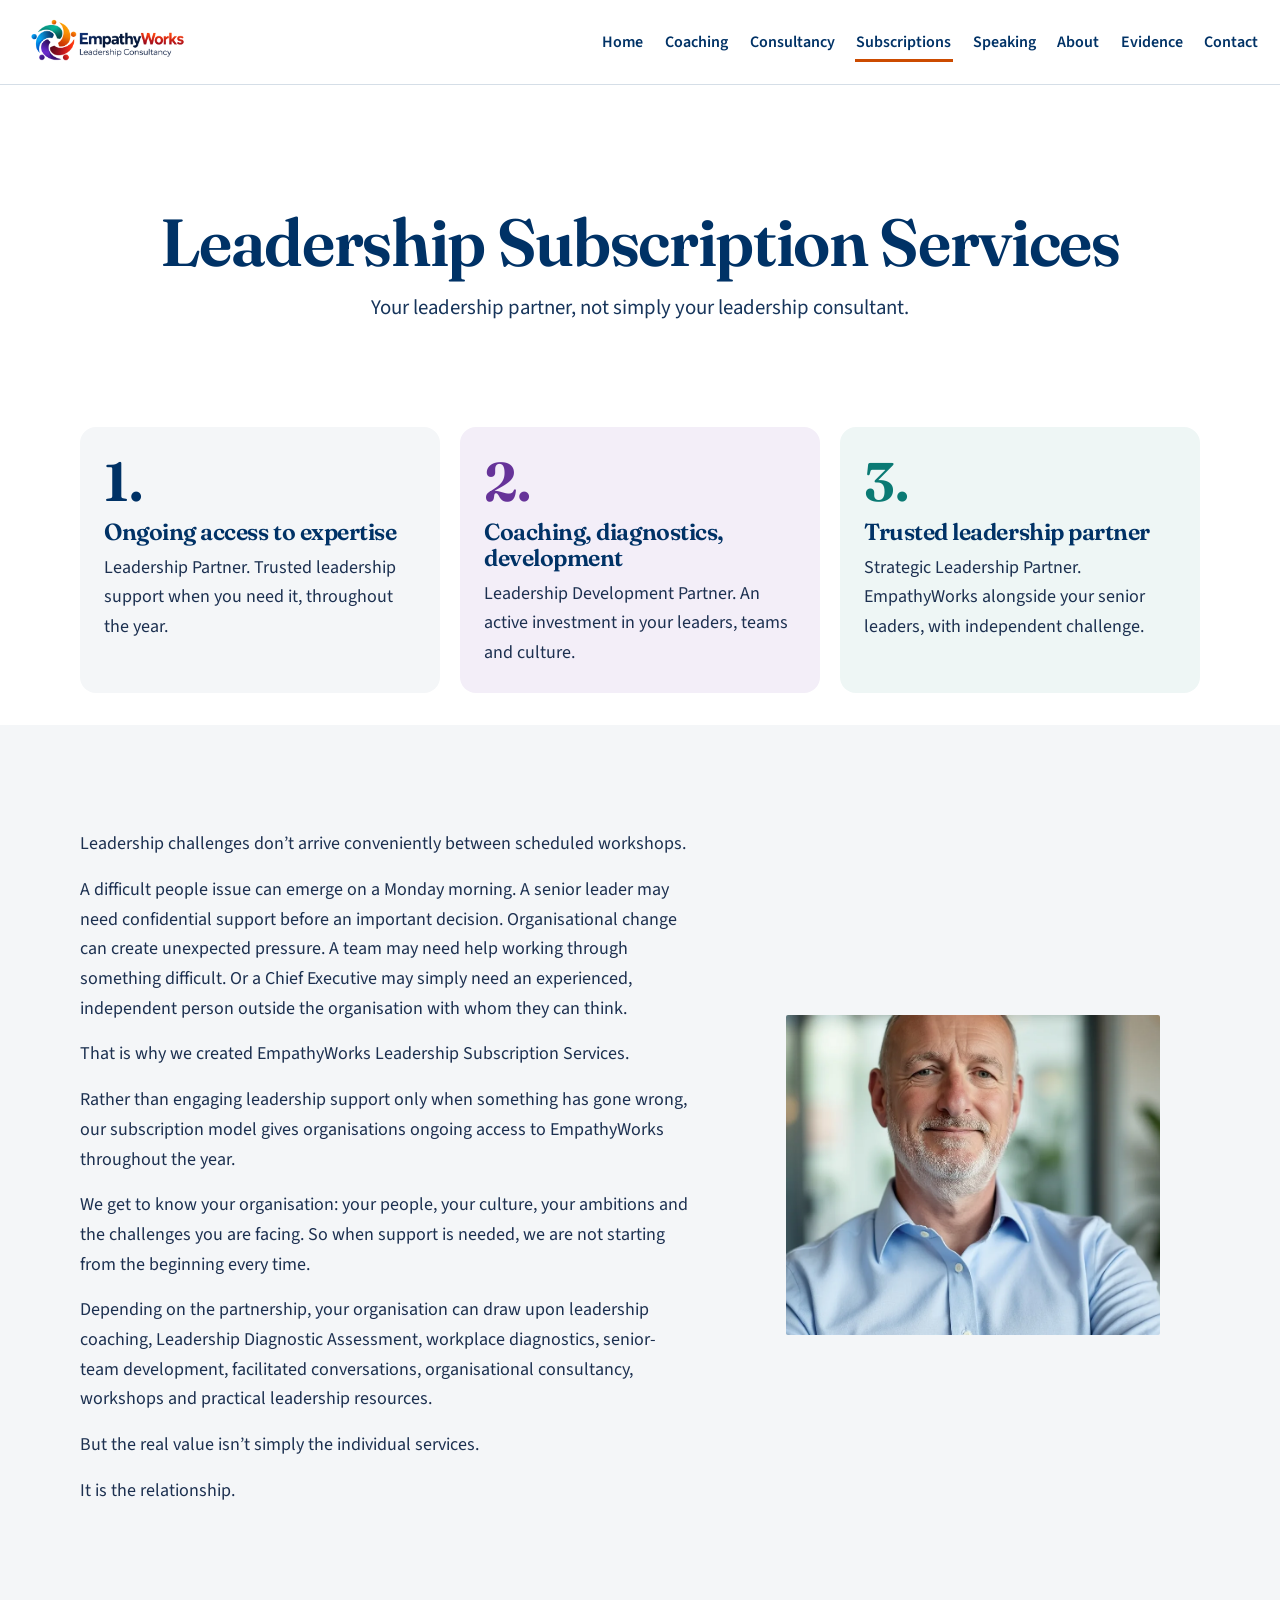
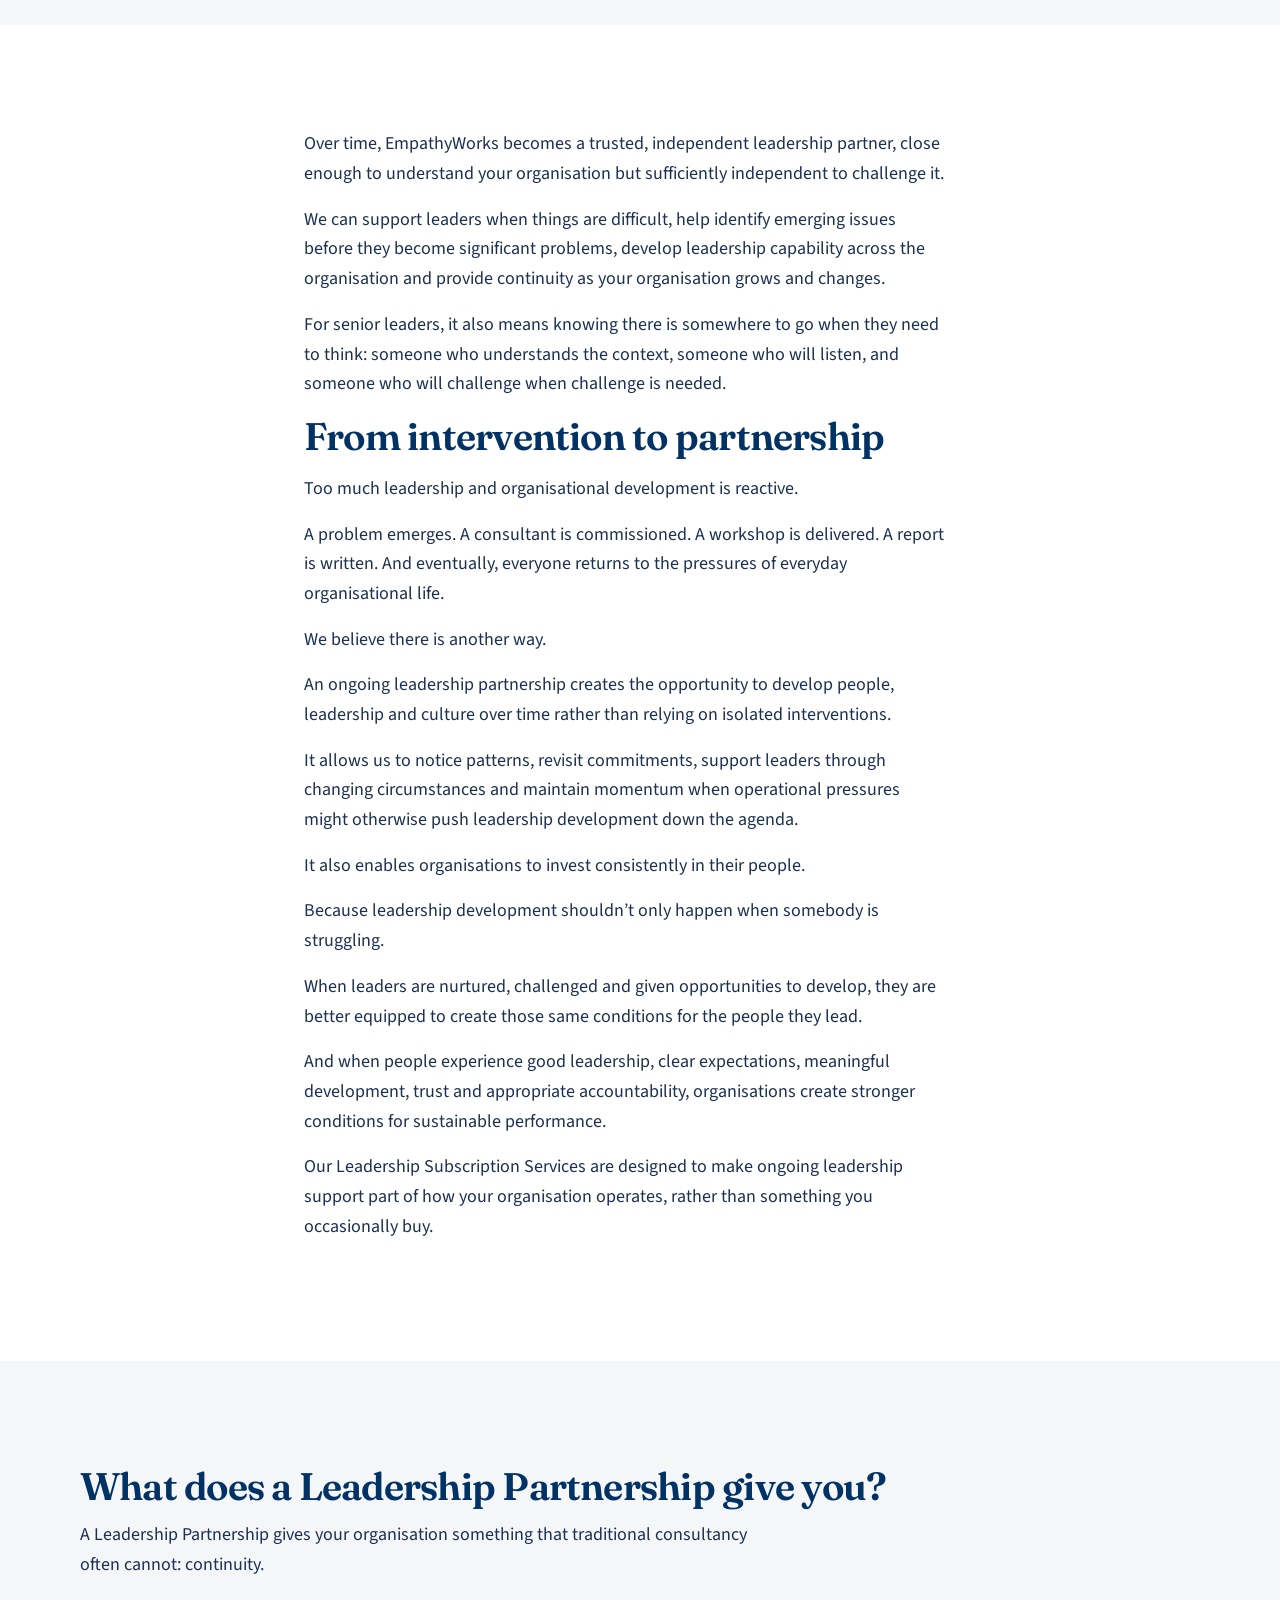
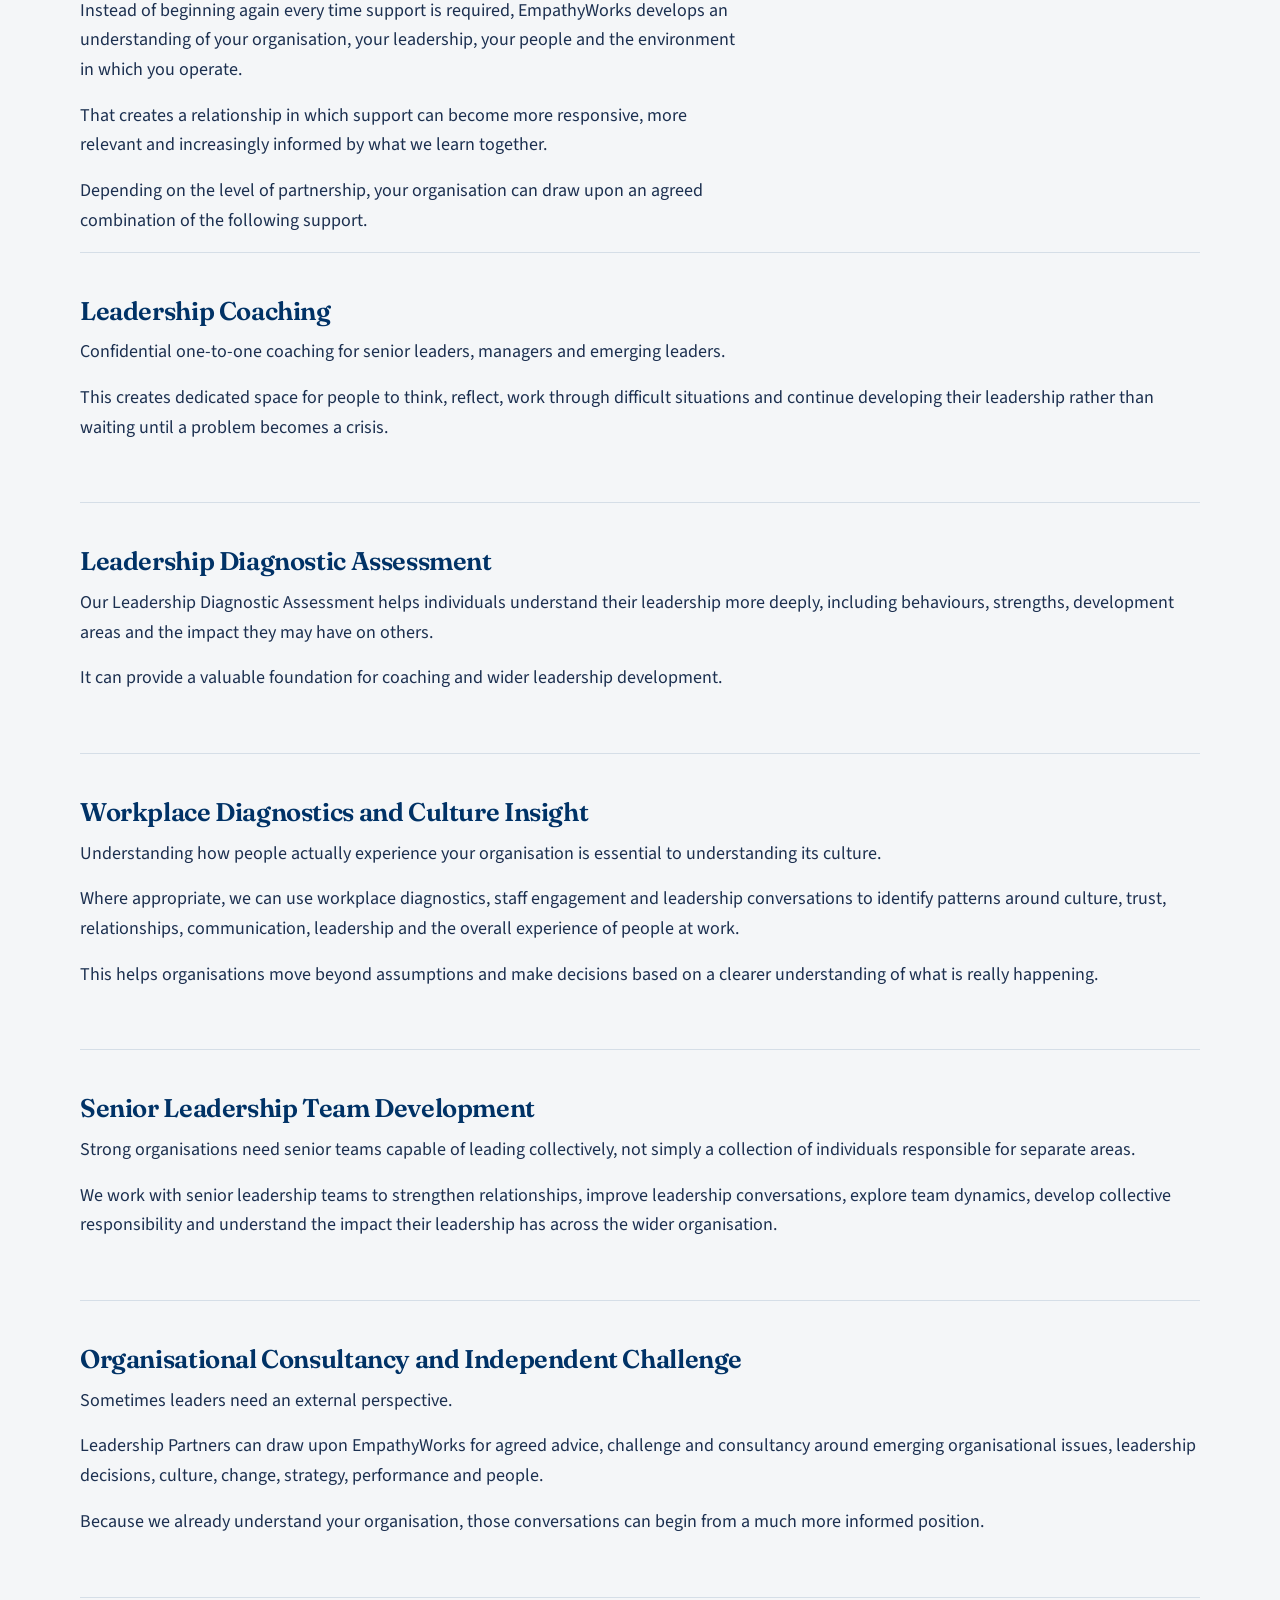
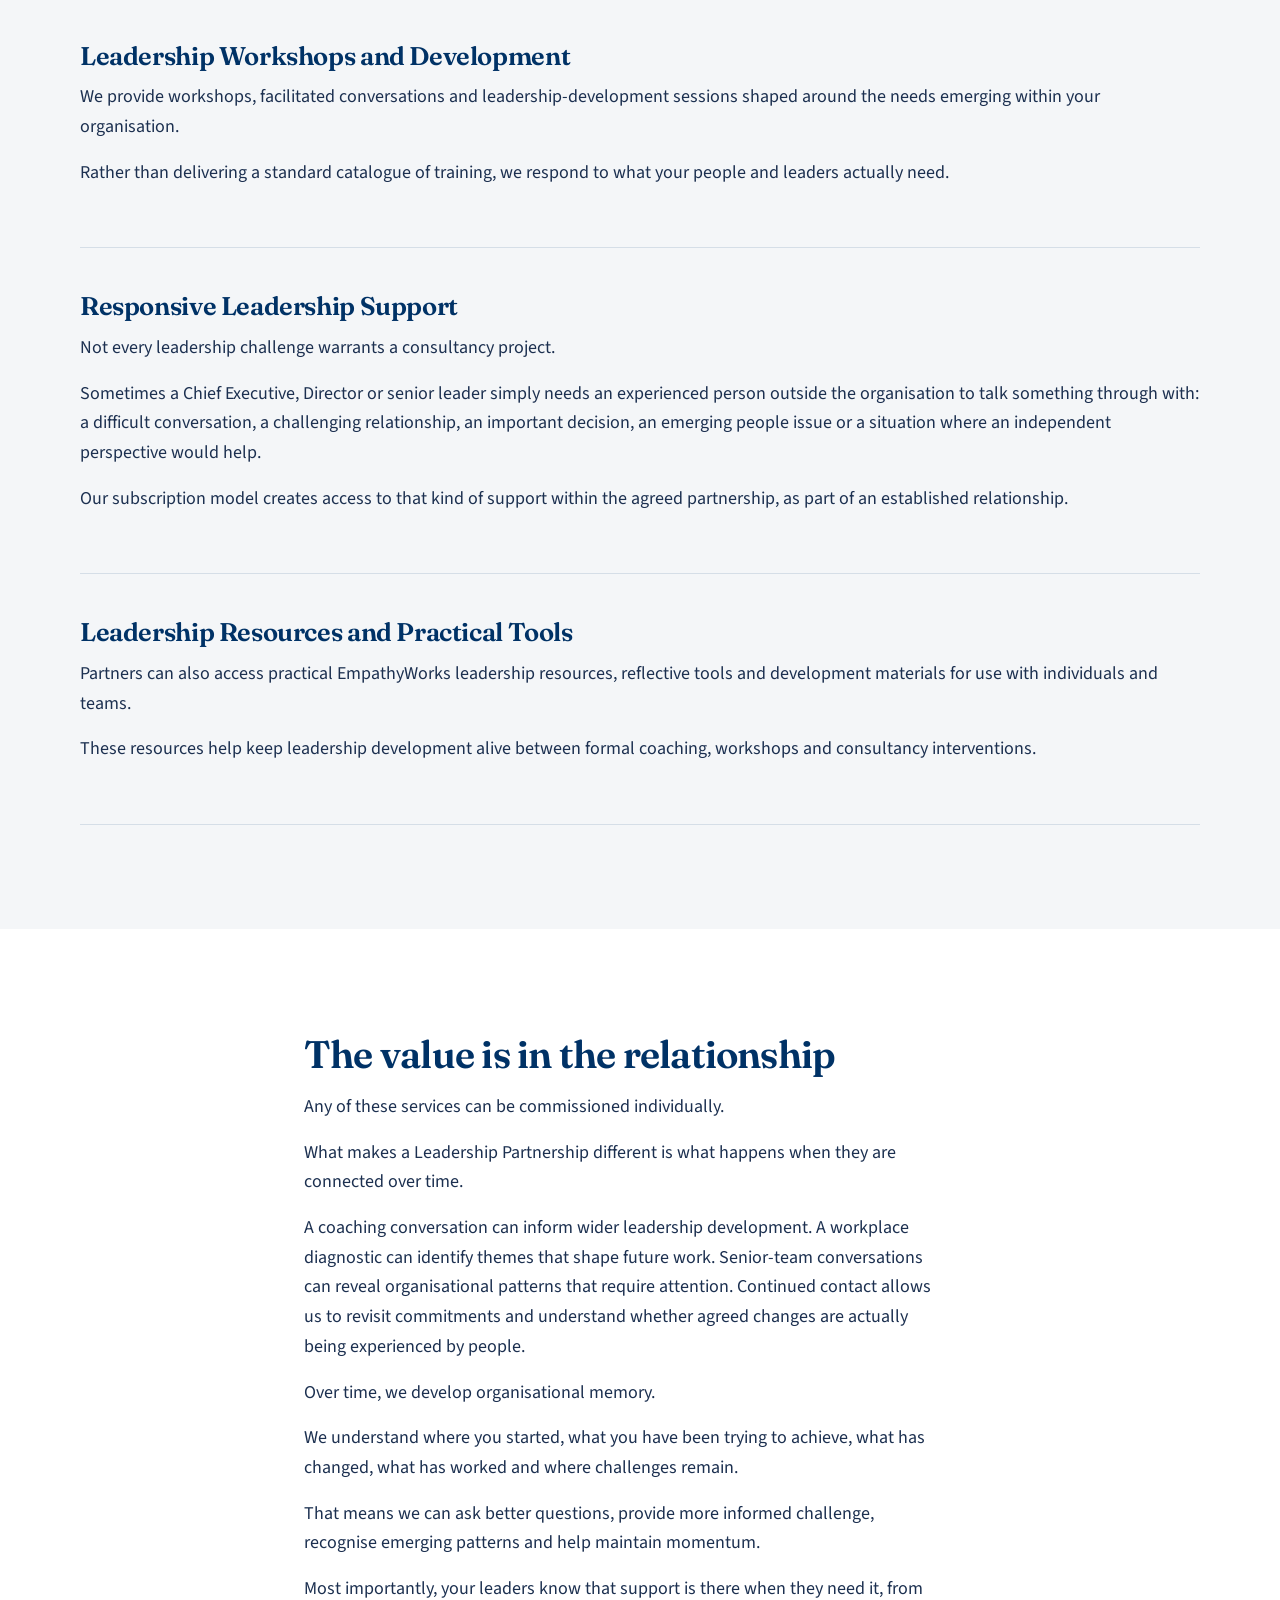
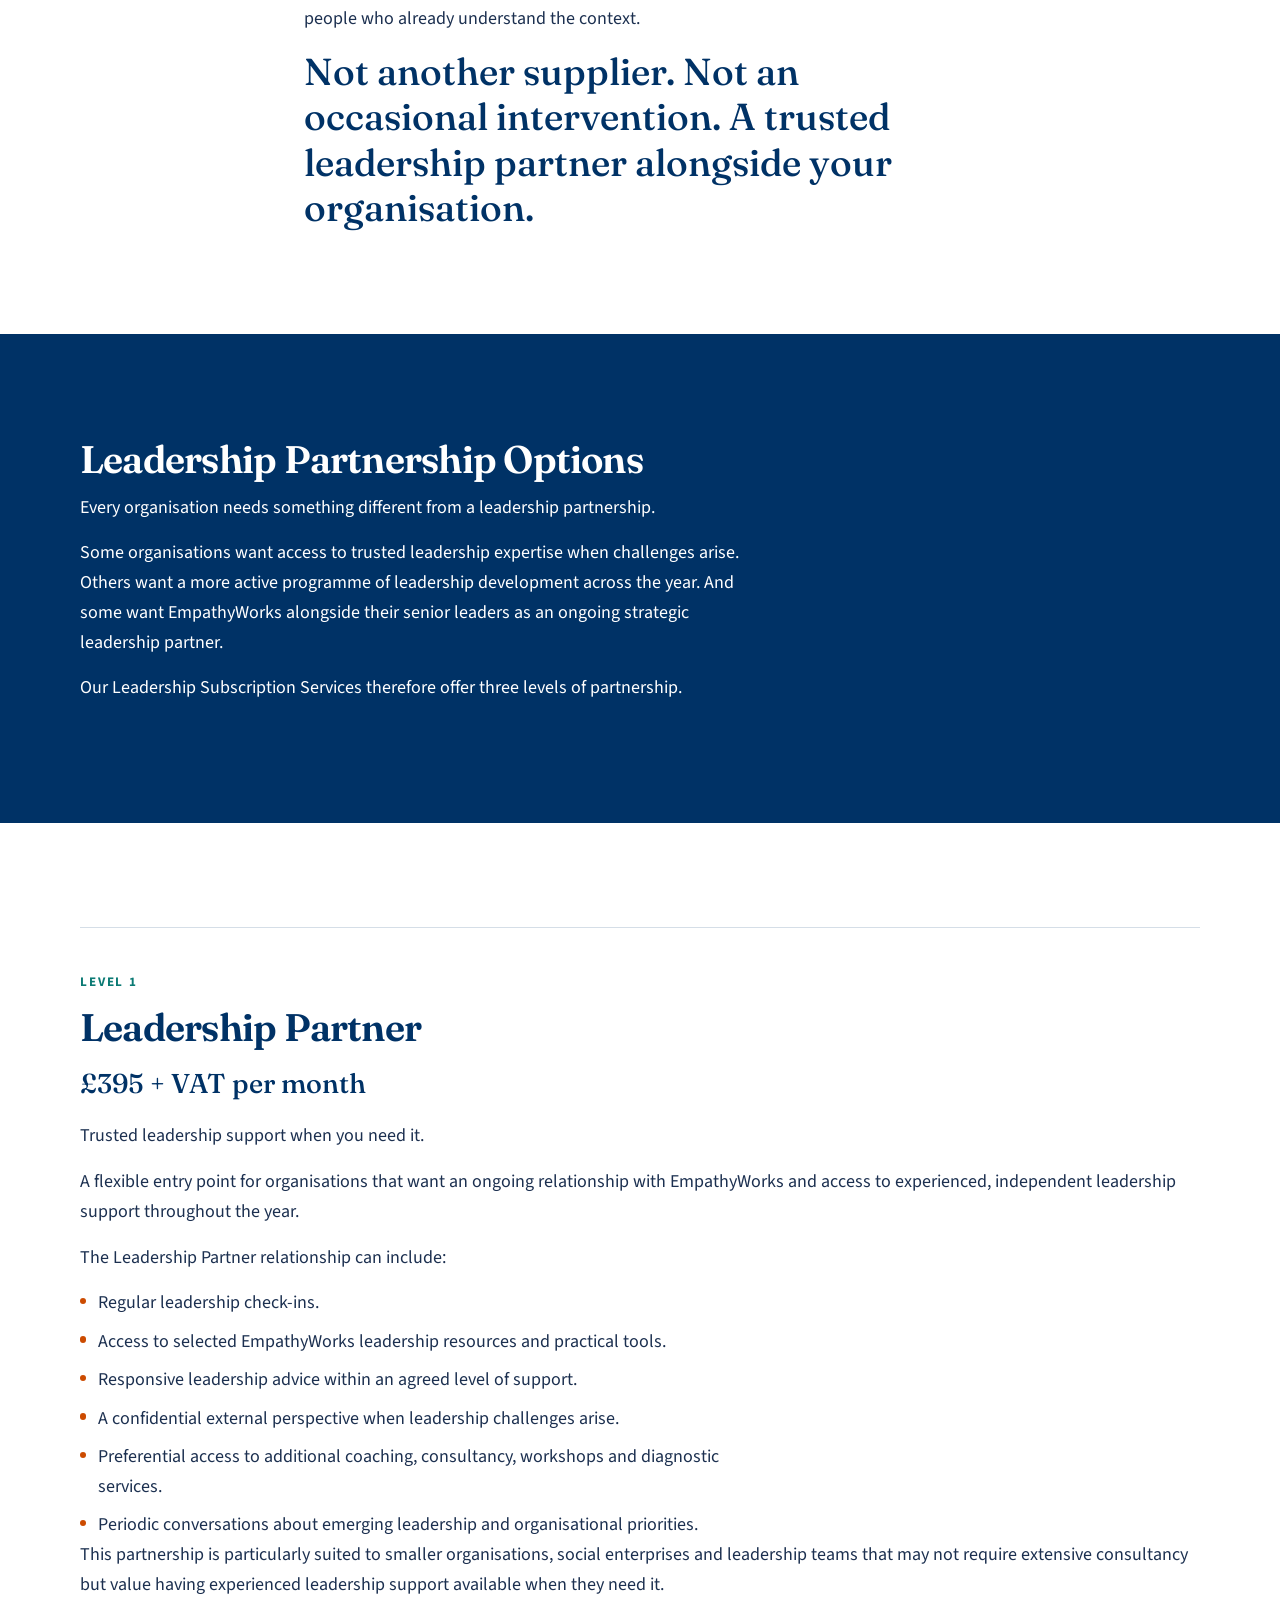
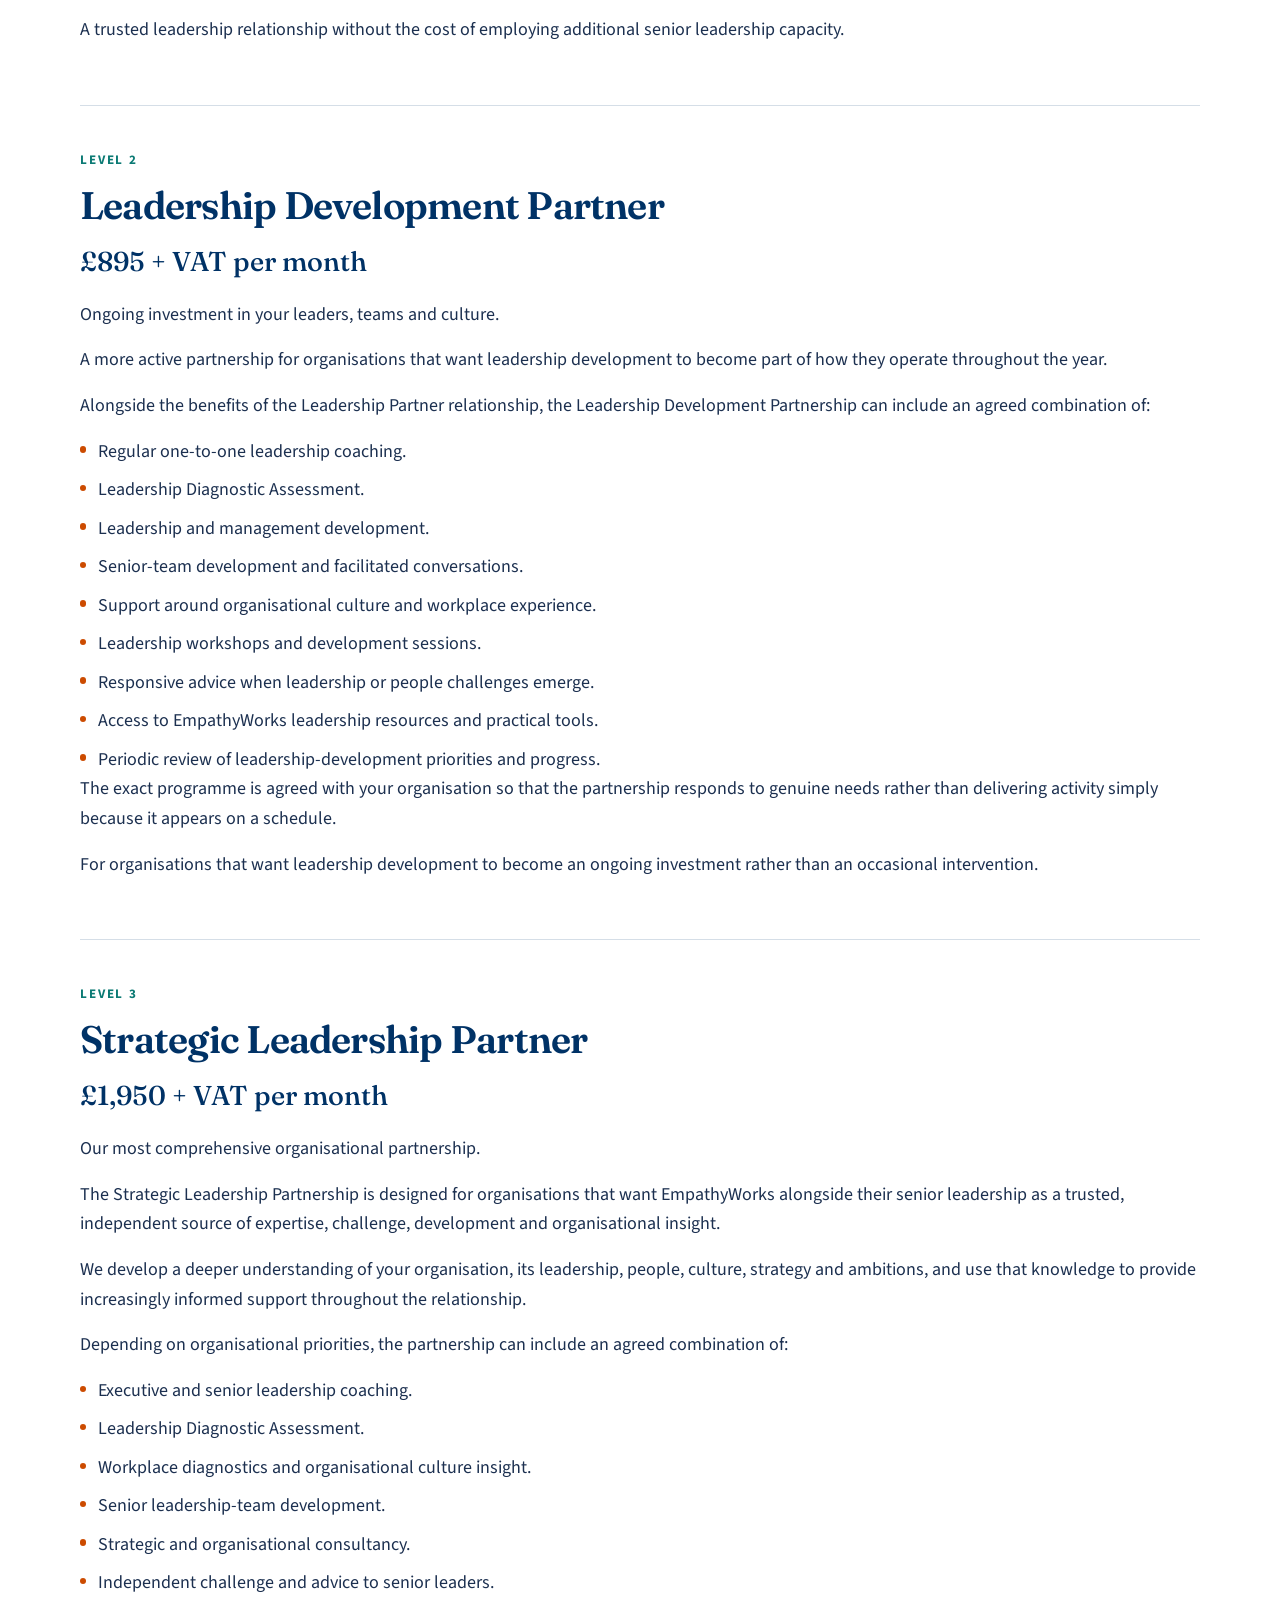
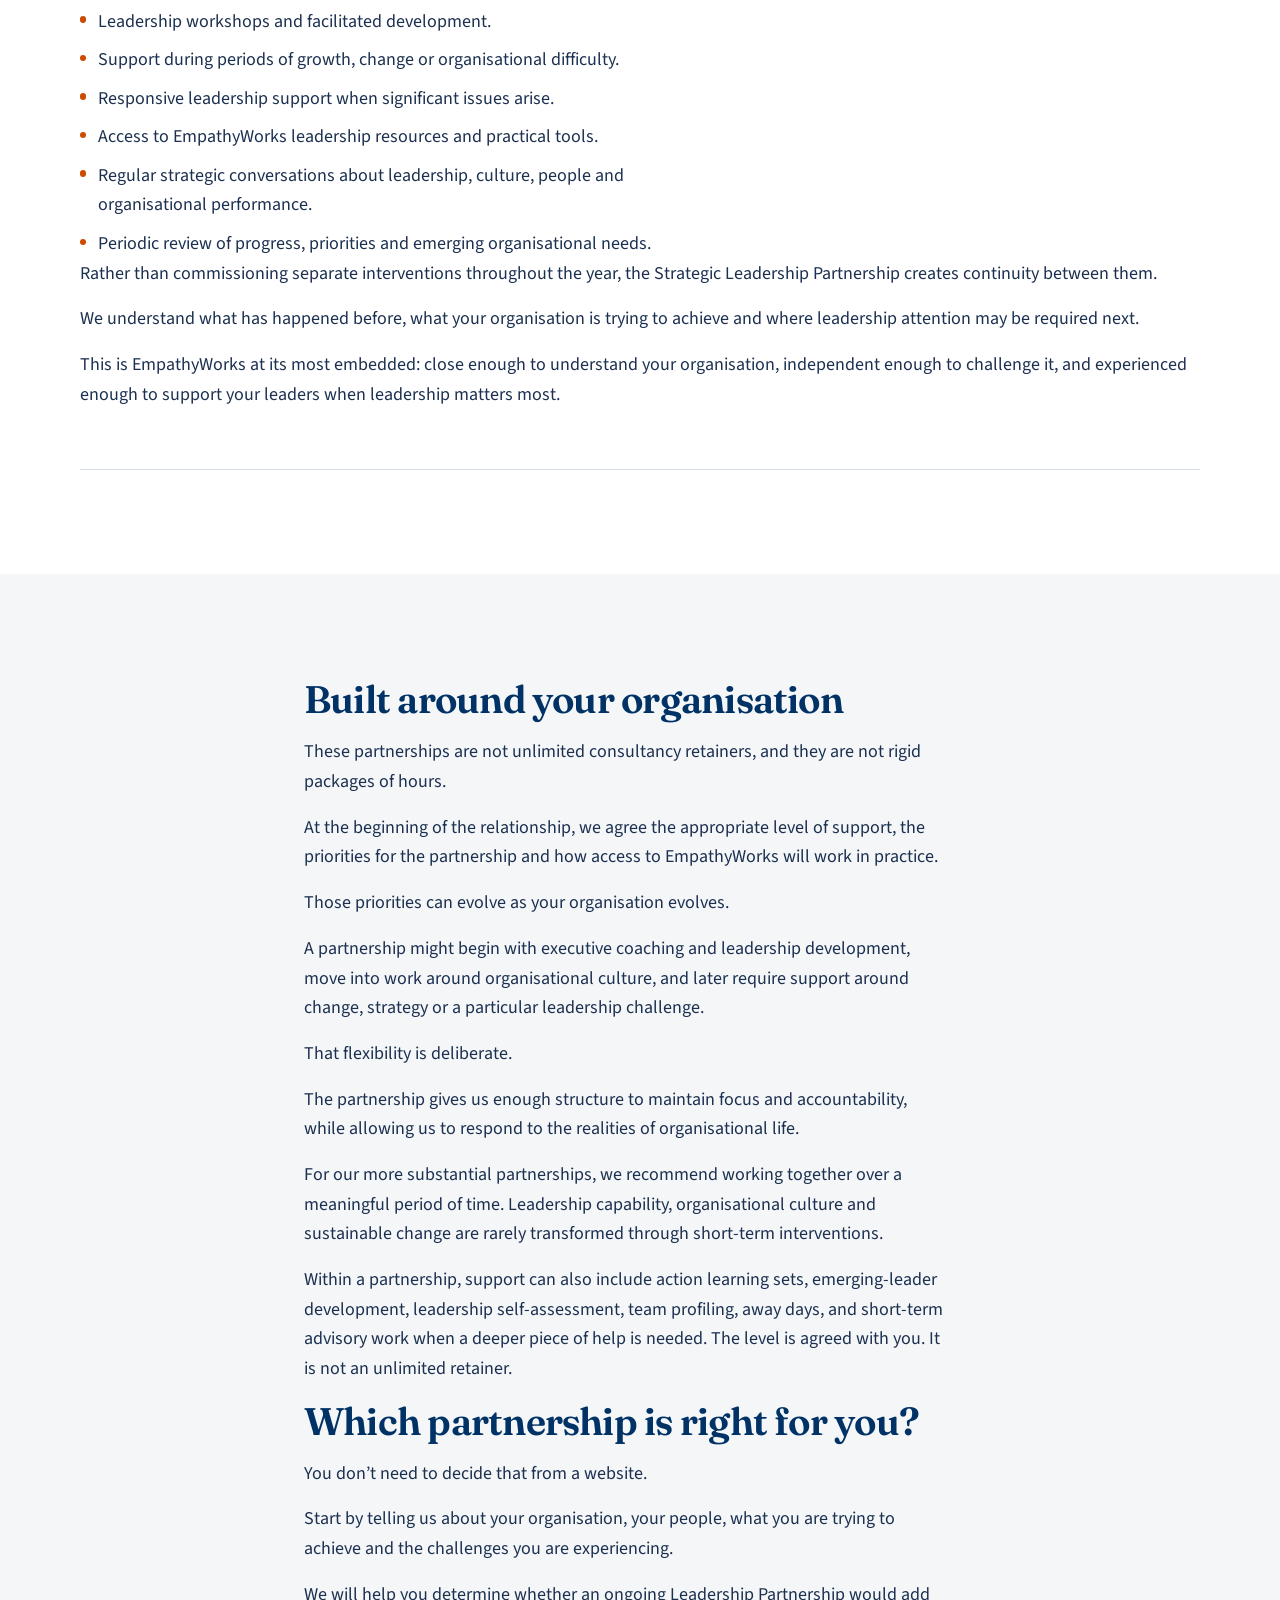
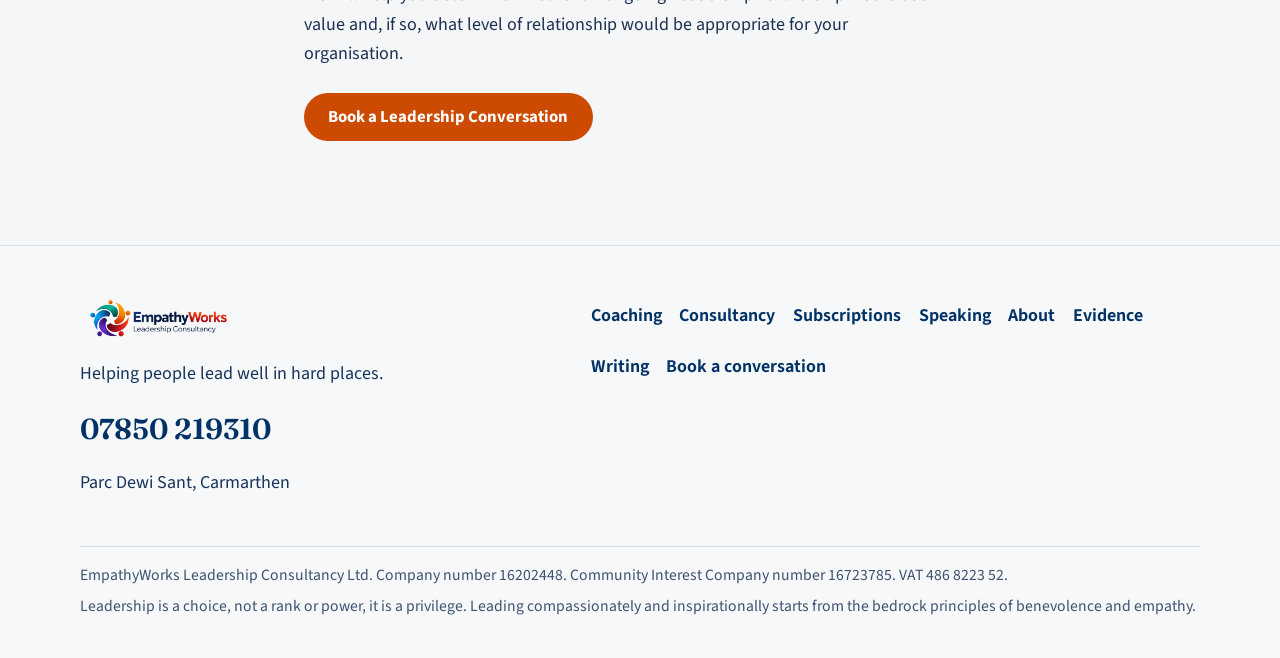
<file: subscriptions.html>
<!DOCTYPE html>
<html lang="en-GB">
<head>
  <meta charset="utf-8">
  <meta name="viewport" content="width=device-width, initial-scale=1">
  <title>Leadership Subscription Services · EmpathyWorks</title>
  <meta name="description" content="An ongoing leadership partnership, not a one-off intervention. Three levels of EmpathyWorks Leadership Subscription, from £395 + VAT a month.">
  <meta property="og:title" content="Leadership Subscription Services · EmpathyWorks">
  <meta property="og:description" content="Your leadership partner, not simply your leadership consultant.">
  <meta property="og:image" content="images/og.jpg">
  <meta property="og:type" content="website">
  <meta name="theme-color" content="#003266">
  <link rel="icon" href="images/favicon-32.png" type="image/png">
  <link rel="apple-touch-icon" href="images/apple-touch-icon.png">
  <link rel="stylesheet" href="styles.css">
</head>
<body>
  <a class="skip" href="#content">Skip to content</a>
  <header class="site-header">
    <div class="header-inner">
      <a class="logo" href="index.html"><img src="images/logo.png" alt="EmpathyWorks Leadership Consultancy" width="217" height="72"></a>
      <button class="nav-toggle" type="button" aria-expanded="false" aria-controls="site-nav">Menu</button>
      <nav id="site-nav" class="site-nav" aria-label="Primary">
        <a href="index.html">Home</a>
        <a href="coaching.html">Coaching</a>
        <a href="consultancy.html">Consultancy</a>
        <a href="subscriptions.html" aria-current="page">Subscriptions</a>
        <a href="speaking.html">Speaking</a>
        <a href="about.html">About</a>
        <a href="evidence.html">Evidence</a>
        <a href="contact.html">Contact</a>
      </nav>
    </div>
  </header>

  <main id="content">
    <section class="section" style="padding-bottom:2rem;">
      <div class="wrap">
        <div class="page-intro" style="padding-top:1rem;">
          <h1>Leadership Subscription Services</h1>
          <p class="lede">Your leadership partner, not simply your leadership consultant.</p>
        </div>
        <div class="tier-summary">
          <a class="tier-card" href="#leadership-partner" style="text-decoration:none; color:inherit;">
            <p class="tier-num">1.</p>
            <h2>Ongoing access to expertise</h2>
            <p>Leadership Partner. Trusted leadership support when you need it, throughout the year.</p>
          </a>
          <a class="tier-card" href="#development-partner" style="text-decoration:none; color:inherit;">
            <p class="tier-num">2.</p>
            <h2>Coaching, diagnostics, development</h2>
            <p>Leadership Development Partner. An active investment in your leaders, teams and culture.</p>
          </a>
          <a class="tier-card" href="#strategic-partner" style="text-decoration:none; color:inherit;">
            <p class="tier-num">3.</p>
            <h2>Trusted leadership partner</h2>
            <p>Strategic Leadership Partner. EmpathyWorks alongside your senior leaders, with independent challenge.</p>
          </a>
        </div>
      </div>
    </section>

    <section class="section section-paper">
      <div class="wrap split">
        <div class="prose">
          <p>Leadership challenges don’t arrive conveniently between scheduled workshops.</p>
          <p>A difficult people issue can emerge on a Monday morning. A senior leader may need confidential support before an important decision. Organisational change can create unexpected pressure. A team may need help working through something difficult. Or a Chief Executive may simply need an experienced, independent person outside the organisation with whom they can think.</p>
          <p>That is why we created EmpathyWorks Leadership Subscription Services.</p>
          <p>Rather than engaging leadership support only when something has gone wrong, our subscription model gives organisations ongoing access to EmpathyWorks throughout the year.</p>
          <p>We get to know your organisation: your people, your culture, your ambitions and the challenges you are facing. So when support is needed, we are not starting from the beginning every time.</p>
          <p>Depending on the partnership, your organisation can draw upon leadership coaching, Leadership Diagnostic Assessment, workplace diagnostics, senior-team development, facilitated conversations, organisational consultancy, workshops and practical leadership resources.</p>
          <p>But the real value isn’t simply the individual services.</p>
          <p>It is the relationship.</p>
        </div>
        <figure class="frame">
          <img src="images/portrait-blue.webp" alt="A member of the EmpathyWorks team" width="1081" height="739">
        </figure>
      </div>
    </section>

    <section class="section">
      <div class="wrap-narrow prose">
        <p>Over time, EmpathyWorks becomes a trusted, independent leadership partner, close enough to understand your organisation but sufficiently independent to challenge it.</p>
        <p>We can support leaders when things are difficult, help identify emerging issues before they become significant problems, develop leadership capability across the organisation and provide continuity as your organisation grows and changes.</p>
        <p>For senior leaders, it also means knowing there is somewhere to go when they need to think: someone who understands the context, someone who will listen, and someone who will challenge when challenge is needed.</p>
        <h2>From intervention to partnership</h2>
        <p>Too much leadership and organisational development is reactive.</p>
        <p>A problem emerges. A consultant is commissioned. A workshop is delivered. A report is written. And eventually, everyone returns to the pressures of everyday organisational life.</p>
        <p>We believe there is another way.</p>
        <p>An ongoing leadership partnership creates the opportunity to develop people, leadership and culture over time rather than relying on isolated interventions.</p>
        <p>It allows us to notice patterns, revisit commitments, support leaders through changing circumstances and maintain momentum when operational pressures might otherwise push leadership development down the agenda.</p>
        <p>It also enables organisations to invest consistently in their people.</p>
        <p>Because leadership development shouldn’t only happen when somebody is struggling.</p>
        <p>When leaders are nurtured, challenged and given opportunities to develop, they are better equipped to create those same conditions for the people they lead.</p>
        <p>And when people experience good leadership, clear expectations, meaningful development, trust and appropriate accountability, organisations create stronger conditions for sustainable performance.</p>
        <p>Our Leadership Subscription Services are designed to make ongoing leadership support part of how your organisation operates, rather than something you occasionally buy.</p>
      </div>
    </section>

    <section class="section section-paper">
      <div class="wrap">
        <h2>What does a Leadership Partnership give you?</h2>
        <p style="max-width:42rem;">A Leadership Partnership gives your organisation something that traditional consultancy often cannot: continuity.</p>
        <p style="max-width:42rem;">Instead of beginning again every time support is required, EmpathyWorks develops an understanding of your organisation, your leadership, your people and the environment in which you operate.</p>
        <p style="max-width:42rem;">That creates a relationship in which support can become more responsive, more relevant and increasingly informed by what we learn together.</p>
        <p style="max-width:42rem;">Depending on the level of partnership, your organisation can draw upon an agreed combination of the following support.</p>

        <article class="tier-detail">
          <h3>Leadership Coaching</h3>
          <p>Confidential one-to-one coaching for senior leaders, managers and emerging leaders.</p>
          <p>This creates dedicated space for people to think, reflect, work through difficult situations and continue developing their leadership rather than waiting until a problem becomes a crisis.</p>
        </article>
        <article class="tier-detail">
          <h3>Leadership Diagnostic Assessment</h3>
          <p>Our Leadership Diagnostic Assessment helps individuals understand their leadership more deeply, including behaviours, strengths, development areas and the impact they may have on others.</p>
          <p>It can provide a valuable foundation for coaching and wider leadership development.</p>
        </article>
        <article class="tier-detail">
          <h3>Workplace Diagnostics and Culture Insight</h3>
          <p>Understanding how people actually experience your organisation is essential to understanding its culture.</p>
          <p>Where appropriate, we can use workplace diagnostics, staff engagement and leadership conversations to identify patterns around culture, trust, relationships, communication, leadership and the overall experience of people at work.</p>
          <p>This helps organisations move beyond assumptions and make decisions based on a clearer understanding of what is really happening.</p>
        </article>
        <article class="tier-detail">
          <h3>Senior Leadership Team Development</h3>
          <p>Strong organisations need senior teams capable of leading collectively, not simply a collection of individuals responsible for separate areas.</p>
          <p>We work with senior leadership teams to strengthen relationships, improve leadership conversations, explore team dynamics, develop collective responsibility and understand the impact their leadership has across the wider organisation.</p>
        </article>
        <article class="tier-detail">
          <h3>Organisational Consultancy and Independent Challenge</h3>
          <p>Sometimes leaders need an external perspective.</p>
          <p>Leadership Partners can draw upon EmpathyWorks for agreed advice, challenge and consultancy around emerging organisational issues, leadership decisions, culture, change, strategy, performance and people.</p>
          <p>Because we already understand your organisation, those conversations can begin from a much more informed position.</p>
        </article>
        <article class="tier-detail">
          <h3>Leadership Workshops and Development</h3>
          <p>We provide workshops, facilitated conversations and leadership-development sessions shaped around the needs emerging within your organisation.</p>
          <p>Rather than delivering a standard catalogue of training, we respond to what your people and leaders actually need.</p>
        </article>
        <article class="tier-detail">
          <h3>Responsive Leadership Support</h3>
          <p>Not every leadership challenge warrants a consultancy project.</p>
          <p>Sometimes a Chief Executive, Director or senior leader simply needs an experienced person outside the organisation to talk something through with: a difficult conversation, a challenging relationship, an important decision, an emerging people issue or a situation where an independent perspective would help.</p>
          <p>Our subscription model creates access to that kind of support within the agreed partnership, as part of an established relationship.</p>
        </article>
        <article class="tier-detail">
          <h3>Leadership Resources and Practical Tools</h3>
          <p>Partners can also access practical EmpathyWorks leadership resources, reflective tools and development materials for use with individuals and teams.</p>
          <p>These resources help keep leadership development alive between formal coaching, workshops and consultancy interventions.</p>
        </article>
      </div>
    </section>

    <section class="section">
      <div class="wrap-narrow prose">
        <h2>The value is in the relationship</h2>
        <p>Any of these services can be commissioned individually.</p>
        <p>What makes a Leadership Partnership different is what happens when they are connected over time.</p>
        <p>A coaching conversation can inform wider leadership development. A workplace diagnostic can identify themes that shape future work. Senior-team conversations can reveal organisational patterns that require attention. Continued contact allows us to revisit commitments and understand whether agreed changes are actually being experienced by people.</p>
        <p>Over time, we develop organisational memory.</p>
        <p>We understand where you started, what you have been trying to achieve, what has changed, what has worked and where challenges remain.</p>
        <p>That means we can ask better questions, provide more informed challenge, recognise emerging patterns and help maintain momentum.</p>
        <p>Most importantly, your leaders know that support is there when they need it, from people who already understand the context.</p>
        <p class="pull">Not another supplier. Not an occasional intervention. A trusted leadership partner alongside your organisation.</p>
      </div>
    </section>

    <section class="section section-navy">
      <div class="wrap">
        <h2>Leadership Partnership Options</h2>
        <p style="max-width:42rem;">Every organisation needs something different from a leadership partnership.</p>
        <p style="max-width:42rem;">Some organisations want access to trusted leadership expertise when challenges arise. Others want a more active programme of leadership development across the year. And some want EmpathyWorks alongside their senior leaders as an ongoing strategic leadership partner.</p>
        <p style="max-width:42rem;">Our Leadership Subscription Services therefore offer three levels of partnership.</p>
      </div>
    </section>

    <section class="section">
      <div class="wrap">
        <article class="tier-detail" id="leadership-partner">
          <p class="kicker">Level 1</p>
          <h2>Leadership Partner</h2>
          <p class="price">£395 + VAT per month</p>
          <p>Trusted leadership support when you need it.</p>
          <p>A flexible entry point for organisations that want an ongoing relationship with EmpathyWorks and access to experienced, independent leadership support throughout the year.</p>
          <p>The Leadership Partner relationship can include:</p>
          <ul>
            <li>Regular leadership check-ins.</li>
            <li>Access to selected EmpathyWorks leadership resources and practical tools.</li>
            <li>Responsive leadership advice within an agreed level of support.</li>
            <li>A confidential external perspective when leadership challenges arise.</li>
            <li>Preferential access to additional coaching, consultancy, workshops and diagnostic services.</li>
            <li>Periodic conversations about emerging leadership and organisational priorities.</li>
          </ul>
          <p>This partnership is particularly suited to smaller organisations, social enterprises and leadership teams that may not require extensive consultancy but value having experienced leadership support available when they need it.</p>
          <p>A trusted leadership relationship without the cost of employing additional senior leadership capacity.</p>
        </article>

        <article class="tier-detail" id="development-partner">
          <p class="kicker">Level 2</p>
          <h2>Leadership Development Partner</h2>
          <p class="price">£895 + VAT per month</p>
          <p>Ongoing investment in your leaders, teams and culture.</p>
          <p>A more active partnership for organisations that want leadership development to become part of how they operate throughout the year.</p>
          <p>Alongside the benefits of the Leadership Partner relationship, the Leadership Development Partnership can include an agreed combination of:</p>
          <ul>
            <li>Regular one-to-one leadership coaching.</li>
            <li>Leadership Diagnostic Assessment.</li>
            <li>Leadership and management development.</li>
            <li>Senior-team development and facilitated conversations.</li>
            <li>Support around organisational culture and workplace experience.</li>
            <li>Leadership workshops and development sessions.</li>
            <li>Responsive advice when leadership or people challenges emerge.</li>
            <li>Access to EmpathyWorks leadership resources and practical tools.</li>
            <li>Periodic review of leadership-development priorities and progress.</li>
          </ul>
          <p>The exact programme is agreed with your organisation so that the partnership responds to genuine needs rather than delivering activity simply because it appears on a schedule.</p>
          <p>For organisations that want leadership development to become an ongoing investment rather than an occasional intervention.</p>
        </article>

        <article class="tier-detail" id="strategic-partner">
          <p class="kicker">Level 3</p>
          <h2>Strategic Leadership Partner</h2>
          <p class="price">£1,950 + VAT per month</p>
          <p>Our most comprehensive organisational partnership.</p>
          <p>The Strategic Leadership Partnership is designed for organisations that want EmpathyWorks alongside their senior leadership as a trusted, independent source of expertise, challenge, development and organisational insight.</p>
          <p>We develop a deeper understanding of your organisation, its leadership, people, culture, strategy and ambitions, and use that knowledge to provide increasingly informed support throughout the relationship.</p>
          <p>Depending on organisational priorities, the partnership can include an agreed combination of:</p>
          <ul>
            <li>Executive and senior leadership coaching.</li>
            <li>Leadership Diagnostic Assessment.</li>
            <li>Workplace diagnostics and organisational culture insight.</li>
            <li>Senior leadership-team development.</li>
            <li>Strategic and organisational consultancy.</li>
            <li>Independent challenge and advice to senior leaders.</li>
            <li>Leadership workshops and facilitated development.</li>
            <li>Support during periods of growth, change or organisational difficulty.</li>
            <li>Responsive leadership support when significant issues arise.</li>
            <li>Access to EmpathyWorks leadership resources and practical tools.</li>
            <li>Regular strategic conversations about leadership, culture, people and organisational performance.</li>
            <li>Periodic review of progress, priorities and emerging organisational needs.</li>
          </ul>
          <p>Rather than commissioning separate interventions throughout the year, the Strategic Leadership Partnership creates continuity between them.</p>
          <p>We understand what has happened before, what your organisation is trying to achieve and where leadership attention may be required next.</p>
          <p>This is EmpathyWorks at its most embedded: close enough to understand your organisation, independent enough to challenge it, and experienced enough to support your leaders when leadership matters most.</p>
        </article>
      </div>
    </section>

    <section class="section section-paper">
      <div class="wrap-narrow prose">
        <h2>Built around your organisation</h2>
        <p>These partnerships are not unlimited consultancy retainers, and they are not rigid packages of hours.</p>
        <p>At the beginning of the relationship, we agree the appropriate level of support, the priorities for the partnership and how access to EmpathyWorks will work in practice.</p>
        <p>Those priorities can evolve as your organisation evolves.</p>
        <p>A partnership might begin with executive coaching and leadership development, move into work around organisational culture, and later require support around change, strategy or a particular leadership challenge.</p>
        <p>That flexibility is deliberate.</p>
        <p>The partnership gives us enough structure to maintain focus and accountability, while allowing us to respond to the realities of organisational life.</p>
        <p>For our more substantial partnerships, we recommend working together over a meaningful period of time. Leadership capability, organisational culture and sustainable change are rarely transformed through short-term interventions.</p>
        <p>Within a partnership, support can also include action learning sets, emerging-leader development, leadership self-assessment, team profiling, away days, and short-term advisory work when a deeper piece of help is needed. The level is agreed with you. It is not an unlimited retainer.</p>
        <h2>Which partnership is right for you?</h2>
        <p>You don’t need to decide that from a website.</p>
        <p>Start by telling us about your organisation, your people, what you are trying to achieve and the challenges you are experiencing.</p>
        <p>We will help you determine whether an ongoing Leadership Partnership would add value and, if so, what level of relationship would be appropriate for your organisation.</p>
        <div class="actions">
          <a class="btn btn-primary" href="contact.html">Book a Leadership Conversation</a>
        </div>
      </div>
    </section>
  </main>

  <footer class="site-footer">
    <div class="wrap footer-grid">
      <div>
        <a href="index.html"><img class="footer-logo" src="images/logo.png" alt="EmpathyWorks Leadership Consultancy" width="196" height="65"></a>
        <p>Helping people lead well in hard places.</p>
        <p class="phone-line"><a href="tel:+447850219310">07850 219310</a></p>
        <p>Parc Dewi Sant, Carmarthen</p>
      </div>
      <div>
        <ul class="footer-nav">
          <li><a href="coaching.html">Coaching</a></li>
          <li><a href="consultancy.html">Consultancy</a></li>
          <li><a href="subscriptions.html">Subscriptions</a></li>
          <li><a href="speaking.html">Speaking</a></li>
          <li><a href="about.html">About</a></li>
          <li><a href="evidence.html">Evidence</a></li>
          <li><a href="writing.html">Writing</a></li>
          <li><a href="contact.html">Book a conversation</a></li>
        </ul>
      </div>
    </div>
    <div class="wrap legal">
      <p>EmpathyWorks Leadership Consultancy Ltd. Company number 16202448. Community Interest Company number 16723785. VAT 486 8223 52.</p>
      <p>Leadership is a choice, not a rank or power, it is a privilege. Leading compassionately and inspirationally starts from the bedrock principles of benevolence and empathy.</p>
    </div>
  </footer>
  <script src="site.js"></script>
</body>
</html>
</file>
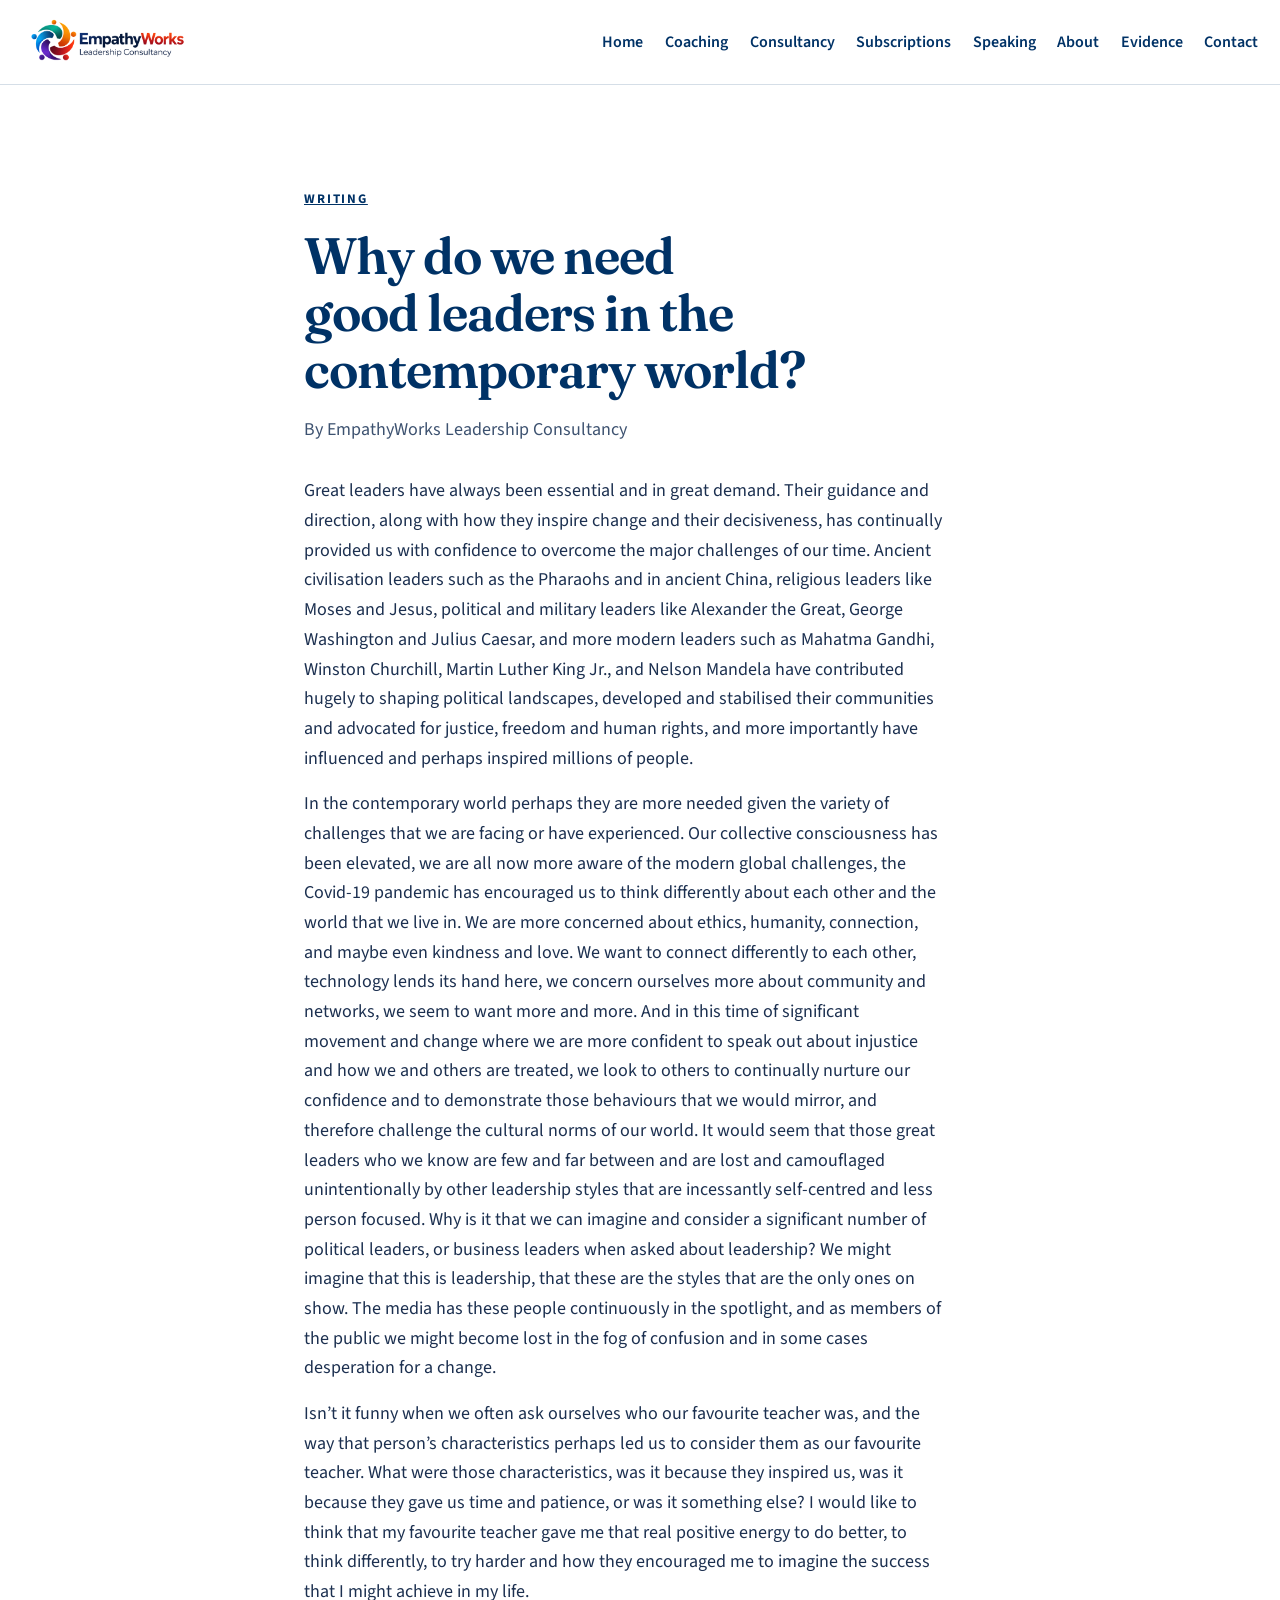
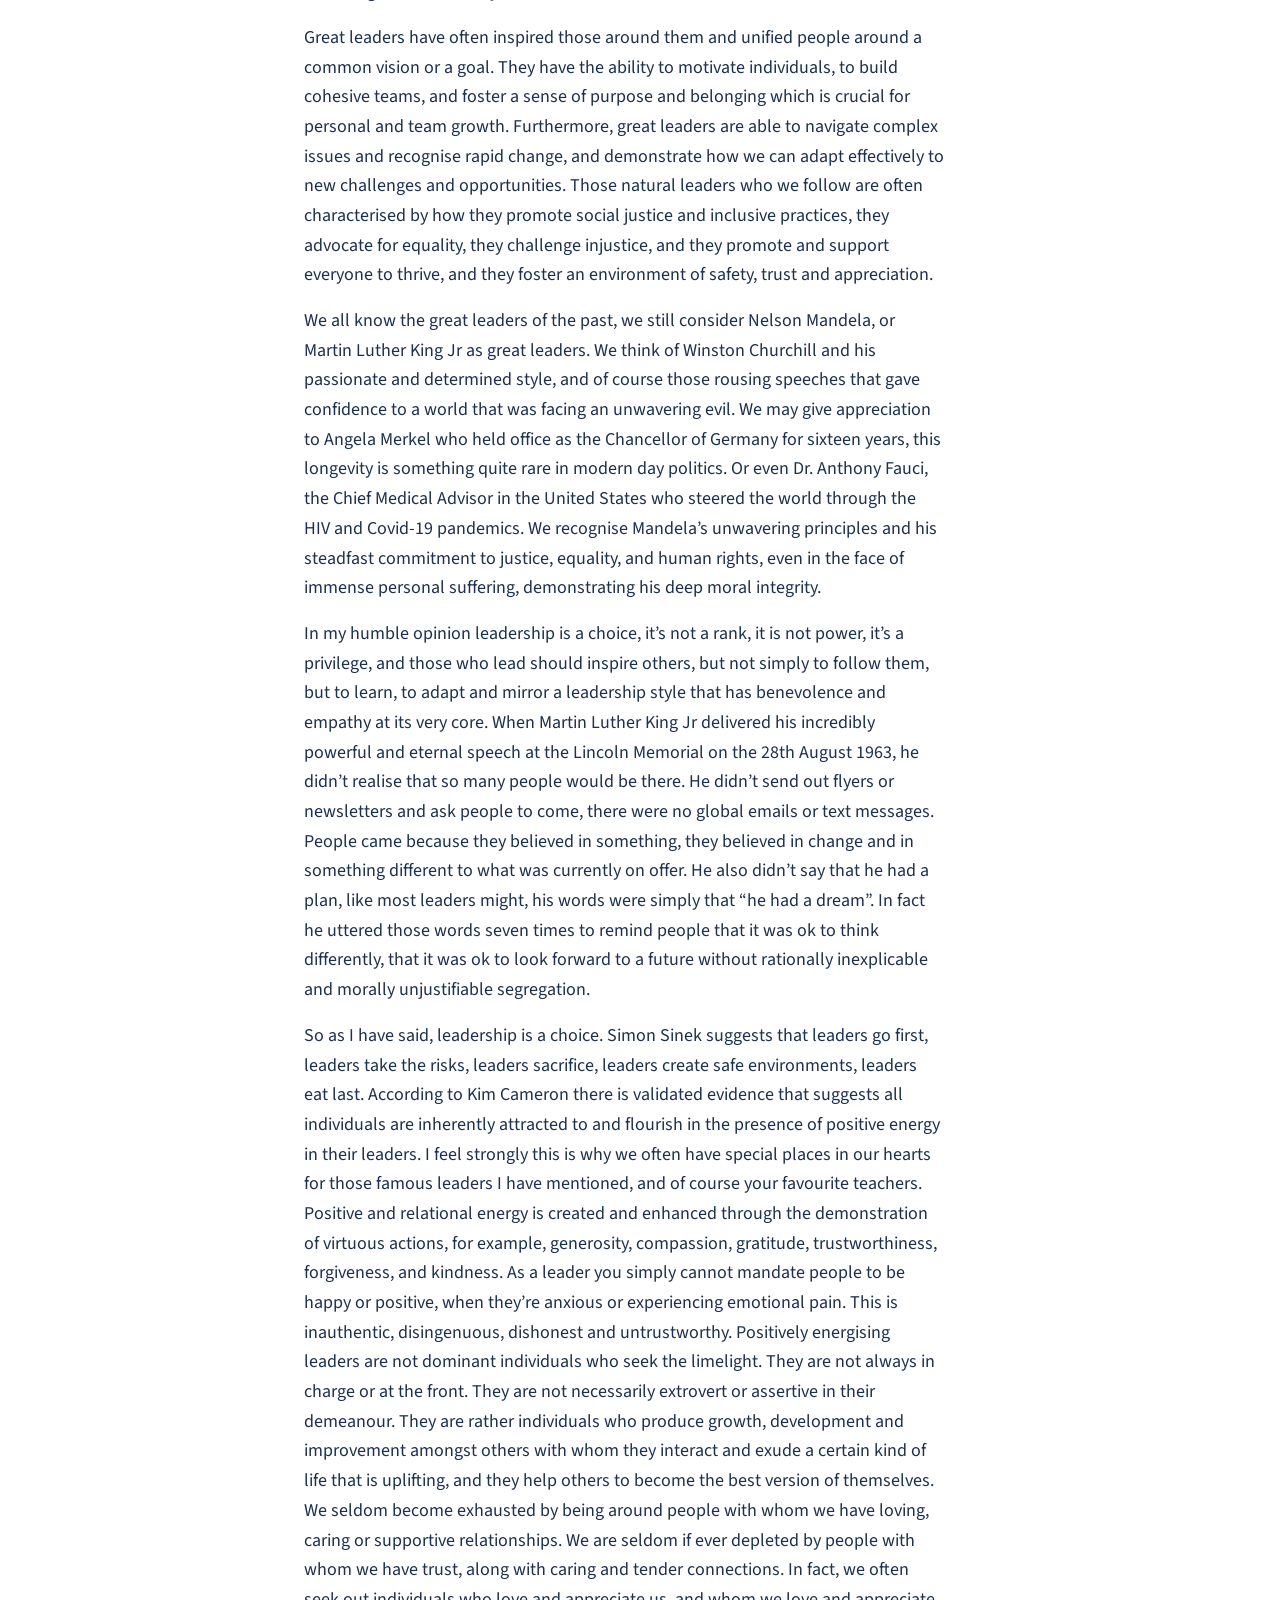
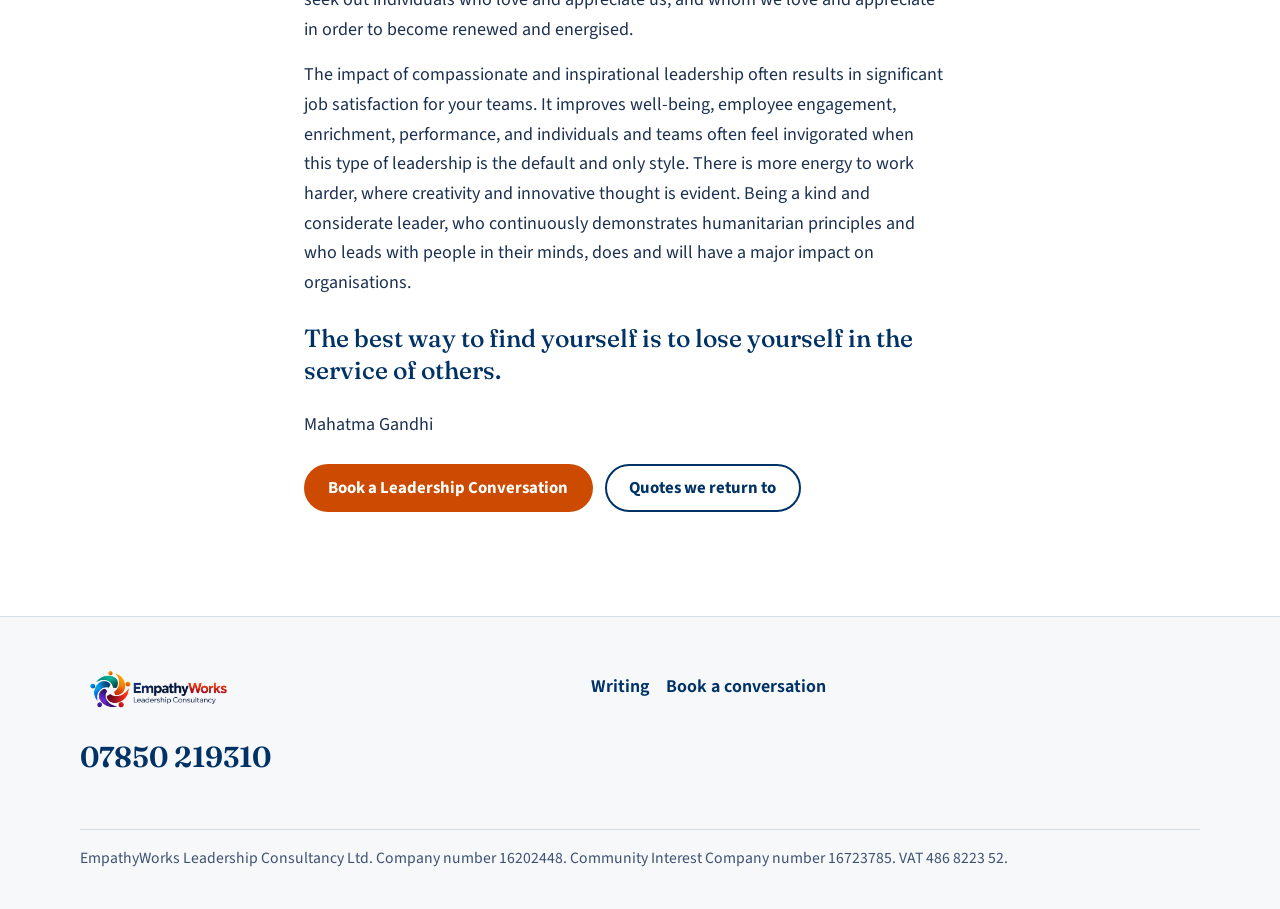
<file: why-good-leaders.html>
<!DOCTYPE html>
<html lang="en-GB">
<head>
  <meta charset="utf-8">
  <meta name="viewport" content="width=device-width, initial-scale=1">
  <title>Why do we need good leaders in the contemporary world? · EmpathyWorks</title>
  <meta name="description" content="An EmpathyWorks essay on why compassionate, inspirational leadership still matters.">
  <meta name="theme-color" content="#003266">
  <link rel="icon" href="images/favicon-32.png" type="image/png">
  <link rel="apple-touch-icon" href="images/apple-touch-icon.png">
  <link rel="stylesheet" href="styles.css">
</head>
<body>
  <a class="skip" href="#content">Skip to content</a>
  <header class="site-header">
    <div class="header-inner">
      <a class="logo" href="index.html"><img src="images/logo.png" alt="EmpathyWorks Leadership Consultancy" width="217" height="72"></a>
      <button class="nav-toggle" type="button" aria-expanded="false" aria-controls="site-nav">Menu</button>
      <nav id="site-nav" class="site-nav" aria-label="Primary">
        <a href="index.html">Home</a>
        <a href="coaching.html">Coaching</a>
        <a href="consultancy.html">Consultancy</a>
        <a href="subscriptions.html">Subscriptions</a>
        <a href="speaking.html">Speaking</a>
        <a href="about.html">About</a>
        <a href="evidence.html">Evidence</a>
        <a href="contact.html">Contact</a>
      </nav>
    </div>
  </header>
  <main id="content" class="section article-body">
    <article class="wrap-narrow prose">
      <p class="kicker"><a href="writing.html">Writing</a></p>
      <h1>Why do we need good leaders in the contemporary world?</h1>
      <p class="byline">By EmpathyWorks Leadership Consultancy</p>
      <p>Great leaders have always been essential and in great demand. Their guidance and direction, along with how they inspire change and their decisiveness, has continually provided us with confidence to overcome the major challenges of our time. Ancient civilisation leaders such as the Pharaohs and in ancient China, religious leaders like Moses and Jesus, political and military leaders like Alexander the Great, George Washington and Julius Caesar, and more modern leaders such as Mahatma Gandhi, Winston Churchill, Martin Luther King Jr., and Nelson Mandela have contributed hugely to shaping political landscapes, developed and stabilised their communities and advocated for justice, freedom and human rights, and more importantly have influenced and perhaps inspired millions of people.</p>
      <p>In the contemporary world perhaps they are more needed given the variety of challenges that we are facing or have experienced. Our collective consciousness has been elevated, we are all now more aware of the modern global challenges, the Covid-19 pandemic has encouraged us to think differently about each other and the world that we live in. We are more concerned about ethics, humanity, connection, and maybe even kindness and love. We want to connect differently to each other, technology lends its hand here, we concern ourselves more about community and networks, we seem to want more and more. And in this time of significant movement and change where we are more confident to speak out about injustice and how we and others are treated, we look to others to continually nurture our confidence and to demonstrate those behaviours that we would mirror, and therefore challenge the cultural norms of our world. It would seem that those great leaders who we know are few and far between and are lost and camouflaged unintentionally by other leadership styles that are incessantly self-centred and less person focused. Why is it that we can imagine and consider a significant number of political leaders, or business leaders when asked about leadership? We might imagine that this is leadership, that these are the styles that are the only ones on show. The media has these people continuously in the spotlight, and as members of the public we might become lost in the fog of confusion and in some cases desperation for a change.</p>
      <p>Isn’t it funny when we often ask ourselves who our favourite teacher was, and the way that person’s characteristics perhaps led us to consider them as our favourite teacher. What were those characteristics, was it because they inspired us, was it because they gave us time and patience, or was it something else? I would like to think that my favourite teacher gave me that real positive energy to do better, to think differently, to try harder and how they encouraged me to imagine the success that I might achieve in my life.</p>
      <p>Great leaders have often inspired those around them and unified people around a common vision or a goal. They have the ability to motivate individuals, to build cohesive teams, and foster a sense of purpose and belonging which is crucial for personal and team growth. Furthermore, great leaders are able to navigate complex issues and recognise rapid change, and demonstrate how we can adapt effectively to new challenges and opportunities. Those natural leaders who we follow are often characterised by how they promote social justice and inclusive practices, they advocate for equality, they challenge injustice, and they promote and support everyone to thrive, and they foster an environment of safety, trust and appreciation.</p>
      <p>We all know the great leaders of the past, we still consider Nelson Mandela, or Martin Luther King Jr as great leaders. We think of Winston Churchill and his passionate and determined style, and of course those rousing speeches that gave confidence to a world that was facing an unwavering evil. We may give appreciation to Angela Merkel who held office as the Chancellor of Germany for sixteen years, this longevity is something quite rare in modern day politics. Or even Dr. Anthony Fauci, the Chief Medical Advisor in the United States who steered the world through the HIV and Covid-19 pandemics. We recognise Mandela’s unwavering principles and his steadfast commitment to justice, equality, and human rights, even in the face of immense personal suffering, demonstrating his deep moral integrity.</p>
      <p>In my humble opinion leadership is a choice, it’s not a rank, it is not power, it’s a privilege, and those who lead should inspire others, but not simply to follow them, but to learn, to adapt and mirror a leadership style that has benevolence and empathy at its very core. When Martin Luther King Jr delivered his incredibly powerful and eternal speech at the Lincoln Memorial on the 28th August 1963, he didn’t realise that so many people would be there. He didn’t send out flyers or newsletters and ask people to come, there were no global emails or text messages. People came because they believed in something, they believed in change and in something different to what was currently on offer. He also didn’t say that he had a plan, like most leaders might, his words were simply that “he had a dream”. In fact he uttered those words seven times to remind people that it was ok to think differently, that it was ok to look forward to a future without rationally inexplicable and morally unjustifiable segregation.</p>
      <p>So as I have said, leadership is a choice. Simon Sinek suggests that leaders go first, leaders take the risks, leaders sacrifice, leaders create safe environments, leaders eat last. According to Kim Cameron there is validated evidence that suggests all individuals are inherently attracted to and flourish in the presence of positive energy in their leaders. I feel strongly this is why we often have special places in our hearts for those famous leaders I have mentioned, and of course your favourite teachers. Positive and relational energy is created and enhanced through the demonstration of virtuous actions, for example, generosity, compassion, gratitude, trustworthiness, forgiveness, and kindness. As a leader you simply cannot mandate people to be happy or positive, when they’re anxious or experiencing emotional pain. This is inauthentic, disingenuous, dishonest and untrustworthy. Positively energising leaders are not dominant individuals who seek the limelight. They are not always in charge or at the front. They are not necessarily extrovert or assertive in their demeanour. They are rather individuals who produce growth, development and improvement amongst others with whom they interact and exude a certain kind of life that is uplifting, and they help others to become the best version of themselves. We seldom become exhausted by being around people with whom we have loving, caring or supportive relationships. We are seldom if ever depleted by people with whom we have trust, along with caring and tender connections. In fact, we often seek out individuals who love and appreciate us, and whom we love and appreciate in order to become renewed and energised.</p>
      <p>The impact of compassionate and inspirational leadership often results in significant job satisfaction for your teams. It improves well-being, employee engagement, enrichment, performance, and individuals and teams often feel invigorated when this type of leadership is the default and only style. There is more energy to work harder, where creativity and innovative thought is evident. Being a kind and considerate leader, who continuously demonstrates humanitarian principles and who leads with people in their minds, does and will have a major impact on organisations.</p>
      <blockquote class="pullquote"><p>The best way to find yourself is to lose yourself in the service of others.</p></blockquote>
      <p>Mahatma Gandhi</p>
      <div class="actions">
        <a class="btn btn-primary" href="contact.html">Book a Leadership Conversation</a>
        <a class="btn btn-secondary" href="quotes.html">Quotes we return to</a>
      </div>
    </article>
  </main>
  <footer class="site-footer">
    <div class="wrap footer-grid">
      <div>
        <a href="index.html"><img class="footer-logo" src="images/logo.png" alt="EmpathyWorks Leadership Consultancy" width="196" height="65"></a>
        <p class="phone-line"><a href="tel:+447850219310">07850 219310</a></p>
      </div>
      <ul class="footer-nav">
        <li><a href="writing.html">Writing</a></li>
        <li><a href="contact.html">Book a conversation</a></li>
      </ul>
    </div>
    <div class="wrap legal">
      <p>EmpathyWorks Leadership Consultancy Ltd. Company number 16202448. Community Interest Company number 16723785. VAT 486 8223 52.</p>
    </div>
  </footer>
  <script src="site.js"></script>
</body>
</html>
</file>
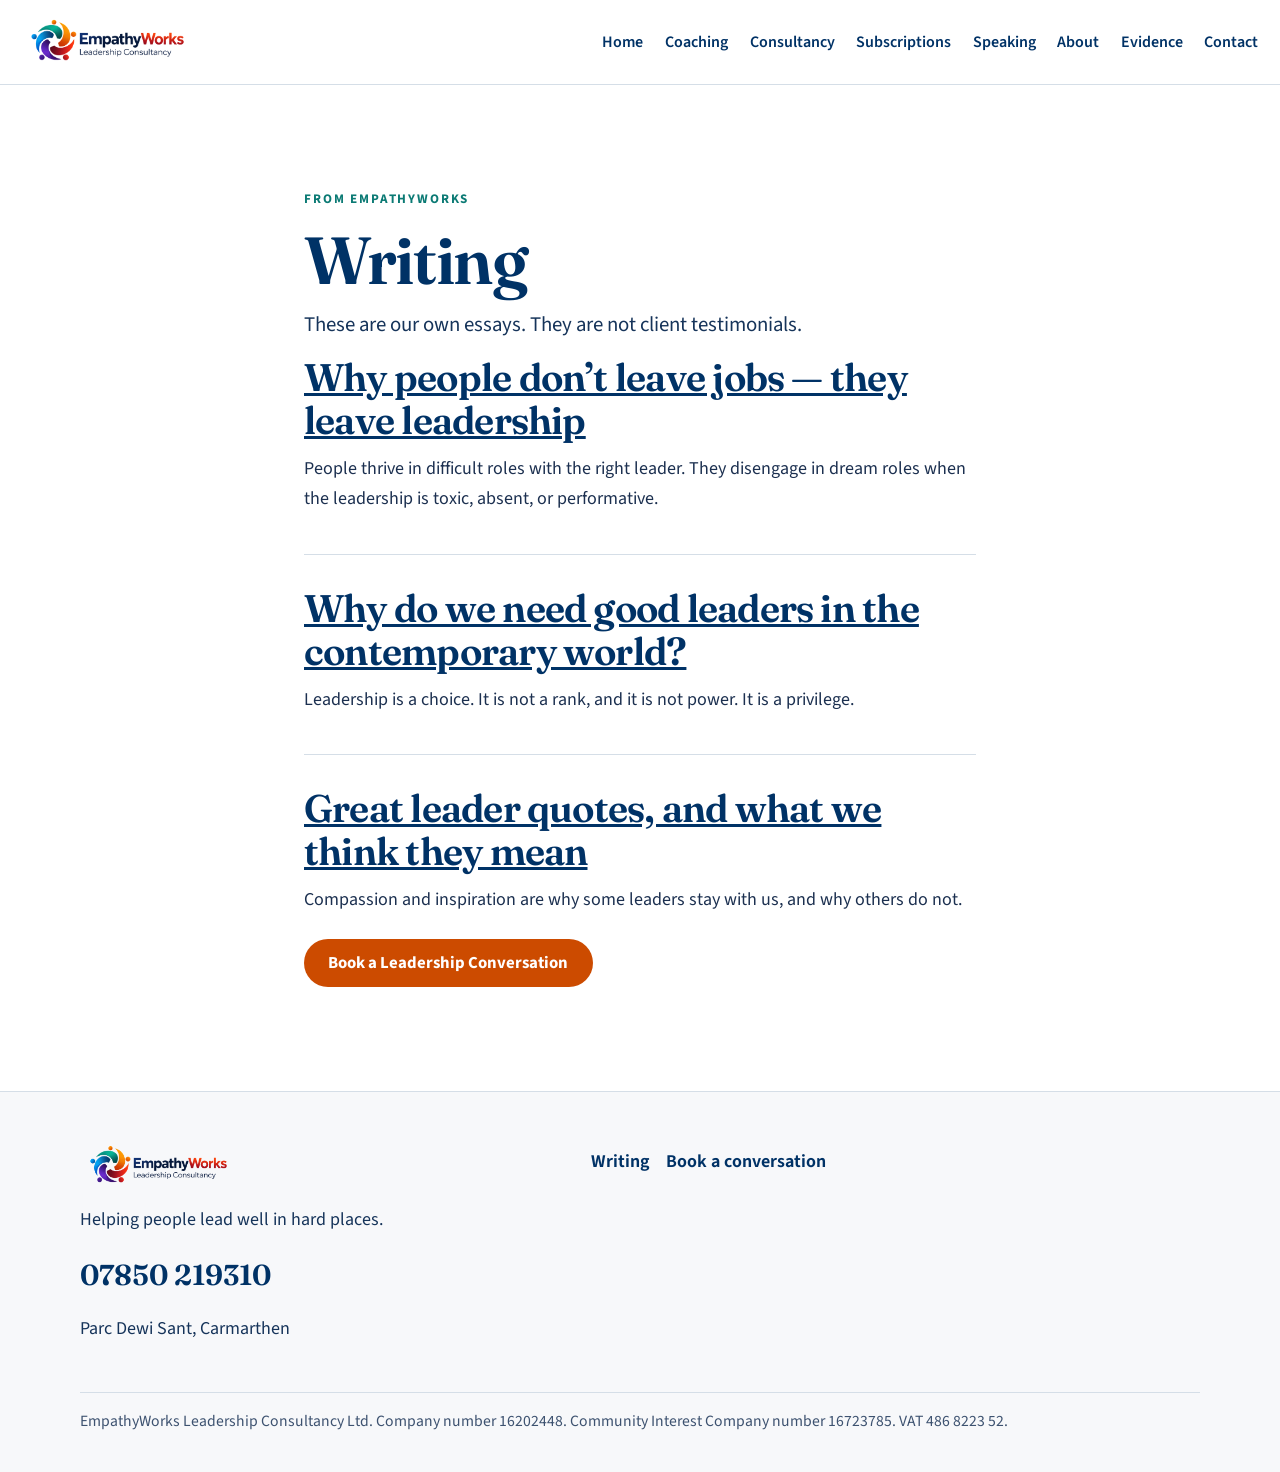
<file: writing.html>
<!DOCTYPE html>
<html lang="en-GB">
<head>
  <meta charset="utf-8">
  <meta name="viewport" content="width=device-width, initial-scale=1">
  <title>Writing · EmpathyWorks</title>
  <meta name="description" content="Essays from EmpathyWorks Leadership Consultancy on leadership, compassion and why people leave.">
  <meta name="theme-color" content="#003266">
  <link rel="icon" href="images/favicon-32.png" type="image/png">
  <link rel="apple-touch-icon" href="images/apple-touch-icon.png">
  <link rel="stylesheet" href="styles.css">
</head>
<body>
  <a class="skip" href="#content">Skip to content</a>
  <header class="site-header">
    <div class="header-inner">
      <a class="logo" href="index.html"><img src="images/logo.png" alt="EmpathyWorks Leadership Consultancy" width="217" height="72"></a>
      <button class="nav-toggle" type="button" aria-expanded="false" aria-controls="site-nav">Menu</button>
      <nav id="site-nav" class="site-nav" aria-label="Primary">
        <a href="index.html">Home</a>
        <a href="coaching.html">Coaching</a>
        <a href="consultancy.html">Consultancy</a>
        <a href="subscriptions.html">Subscriptions</a>
        <a href="speaking.html">Speaking</a>
        <a href="about.html">About</a>
        <a href="evidence.html">Evidence</a>
        <a href="contact.html">Contact</a>
      </nav>
    </div>
  </header>
  <main id="content" class="section">
    <div class="wrap-narrow">
      <p class="kicker">From EmpathyWorks</p>
      <h1>Writing</h1>
      <p class="lede">These are our own essays. They are not client testimonials.</p>
      <article class="essay">
        <h2><a href="leave-leadership.html">Why people don’t leave jobs — they leave leadership</a></h2>
        <p>People thrive in difficult roles with the right leader. They disengage in dream roles when the leadership is toxic, absent, or performative.</p>
      </article>
      <article class="essay">
        <h2><a href="why-good-leaders.html">Why do we need good leaders in the contemporary world?</a></h2>
        <p>Leadership is a choice. It is not a rank, and it is not power. It is a privilege.</p>
      </article>
      <article class="essay">
        <h2><a href="quotes.html">Great leader quotes, and what we think they mean</a></h2>
        <p>Compassion and inspiration are why some leaders stay with us, and why others do not.</p>
      </article>
      <div class="actions">
        <a class="btn btn-primary" href="contact.html">Book a Leadership Conversation</a>
      </div>
    </div>
  </main>
  <footer class="site-footer">
    <div class="wrap footer-grid">
      <div>
        <a href="index.html"><img class="footer-logo" src="images/logo.png" alt="EmpathyWorks Leadership Consultancy" width="196" height="65"></a>
        <p>Helping people lead well in hard places.</p>
        <p class="phone-line"><a href="tel:+447850219310">07850 219310</a></p>
        <p>Parc Dewi Sant, Carmarthen</p>
      </div>
      <ul class="footer-nav">
        <li><a href="writing.html">Writing</a></li>
        <li><a href="contact.html">Book a conversation</a></li>
      </ul>
    </div>
    <div class="wrap legal">
      <p>EmpathyWorks Leadership Consultancy Ltd. Company number 16202448. Community Interest Company number 16723785. VAT 486 8223 52.</p>
    </div>
  </footer>
  <script src="site.js"></script>
</body>
</html>
</file>
<file: styles.css>
/* EmpathyWorks
   Direction: warm editorial consultancy.
   Display serif (Fraunces) for headlines, Source Sans 3 for reading.
   Palette from the logo and the approved style guide:
   deep blue #003266, orange action, purple #663399, teal, light paper.
   The orange used on buttons is deepened to #CC4B00 so white text stays readable.
*/

@font-face {
  font-family: "Fraunces";
  src: url("fonts/fraunces-520-normal.woff2") format("woff2");
  font-weight: 500 700;
  font-style: normal;
  font-display: swap;
}

@font-face {
  font-family: "Source Sans 3";
  src: url("fonts/source-sans-3-400-normal.woff2") format("woff2");
  font-weight: 400 700;
  font-style: normal;
  font-display: swap;
}

@font-face {
  font-family: "Source Sans 3";
  src: url("fonts/source-sans-3-400-italic.woff2") format("woff2");
  font-weight: 400;
  font-style: italic;
  font-display: swap;
}

:root {
  --navy: #003266;
  --ink: #16345a;
  --body: #1c3050;
  --muted: #3d5270;
  --orange: #cc4b00;
  --orange-deep: #a33c00;
  --purple: #663399;
  --teal: #0b7a74;
  --paper: #f4f6f8;
  --paper-2: #eef2f5;
  --lilac: #f3eef8;
  --white: #ffffff;
  --line: #d5dee7;
  --danger: #8d1d2c;
  --shadow: 0 1px 0 rgba(0, 50, 102, 0.06);
  --header: 5.25rem;
  --wrap: 1120px;
  --read: 42rem;
  --serif: "Fraunces", "Iowan Old Style", Palatino, "Palatino Linotype", Georgia, serif;
  --sans: "Source Sans 3", "Avenir Next", "Segoe UI", sans-serif;
  --space-1: 0.5rem;
  --space-2: 1rem;
  --space-3: 1.5rem;
  --space-4: 2rem;
  --space-5: 3rem;
  --space-6: 4.5rem;
  --space-7: 6.5rem;
  --radius: 16px;
}

*,
*::before,
*::after {
  box-sizing: border-box;
}

html {
  scroll-behavior: smooth;
}

body {
  margin: 0;
  font-family: var(--sans);
  font-size: 1.125rem;
  line-height: 1.65;
  color: var(--body);
  background: var(--white);
  text-rendering: optimizeLegibility;
}

img {
  max-width: 100%;
  height: auto;
  display: block;
}

a {
  color: var(--navy);
}

a:hover {
  color: var(--orange-deep);
}

:focus-visible {
  outline: 3px solid var(--navy);
  outline-offset: 3px;
}

.skip {
  position: absolute;
  left: 1rem;
  top: 0;
  transform: translateY(-120%);
  background: var(--white);
  color: var(--navy);
  padding: 0.75rem 1rem;
  z-index: 20;
  font-weight: 650;
}

.skip:focus {
  transform: none;
}

h1, h2, h3, h4 {
  font-family: var(--serif);
  color: var(--navy);
  font-weight: 620;
  line-height: 1.12;
  letter-spacing: -0.02em;
  margin: 0 0 0.75rem;
}

h1 {
  font-size: clamp(2.5rem, 5.2vw, 4.6rem);
}

h2 {
  font-size: clamp(1.85rem, 3vw, 2.7rem);
}

h3 {
  font-size: clamp(1.35rem, 2vw, 1.7rem);
  letter-spacing: -0.015em;
}

p {
  margin: 0 0 1rem;
}

.lede {
  font-size: 1.3rem;
  line-height: 1.5;
  color: var(--ink);
}

.wrap {
  width: min(var(--wrap), calc(100% - 2.5rem));
  margin-inline: auto;
}

.wrap-narrow {
  width: min(var(--read), calc(100% - 2.5rem));
  margin-inline: auto;
}

.section {
  padding: var(--space-7) 0;
}

.section-paper {
  background: var(--paper);
}

.section-navy {
  background: var(--navy);
  color: var(--white);
}

.section-navy h2,
.section-navy h3 {
  color: var(--white);
}

.kicker {
  font-family: var(--sans);
  font-size: 0.82rem;
  font-weight: 700;
  letter-spacing: 0.14em;
  text-transform: uppercase;
  color: var(--teal);
  margin-bottom: 0.75rem;
}

.prose > * + * {
  margin-top: 1rem;
}

.prose p,
.prose li {
  max-width: 40rem;
}

.prose ul,
.prose ol {
  margin: 0;
  padding-left: 1.2rem;
}

.prose li + li {
  margin-top: 0.55rem;
}

/* Header */
.site-header {
  position: sticky;
  top: 0;
  z-index: 10;
  background: var(--white);
  border-bottom: 1px solid var(--line);
  padding-top: env(safe-area-inset-top);
}

.header-inner {
  width: min(1240px, calc(100% - 2.5rem));
  margin-inline: auto;
  min-height: var(--header);
  display: flex;
  align-items: center;
  justify-content: space-between;
  gap: 1rem;
}

.logo {
  display: flex;
  align-items: center;
  line-height: 0;
}

.logo img {
  height: 58px;
  width: auto;
}

.nav-toggle {
  display: none;
  min-height: 44px;
  min-width: 44px;
  padding: 0 1rem;
  border: 1px solid var(--navy);
  background: var(--white);
  color: var(--navy);
  font: 650 1rem var(--sans);
  border-radius: 999px;
  cursor: pointer;
}

.site-nav {
  display: flex;
  align-items: center;
  gap: 0.15rem 1.15rem;
}

.site-nav a {
  color: var(--navy);
  text-decoration: none;
  font-weight: 600;
  font-size: 1rem;
  padding: 0.4rem 0.1rem;
  box-shadow: inset 0 -3px 0 transparent;
}

.site-nav a:hover {
  color: var(--orange-deep);
}

.site-nav a[aria-current="page"] {
  box-shadow: inset 0 -3px 0 var(--orange);
  color: var(--navy);
}

/* Buttons */
.btn {
  display: inline-flex;
  align-items: center;
  justify-content: center;
  min-height: 48px;
  padding: 0.75rem 1.4rem;
  border-radius: 999px;
  border: 2px solid transparent;
  font: 700 1.05rem var(--sans);
  text-decoration: none;
  cursor: pointer;
  line-height: 1.2;
}

.btn-primary {
  background: var(--orange);
  color: var(--white);
}

.btn-primary:hover {
  background: var(--orange-deep);
  color: var(--white);
}

.btn-secondary {
  background: transparent;
  color: var(--navy);
  border-color: var(--navy);
}

.btn-secondary:hover {
  background: var(--navy);
  color: var(--white);
}

.btn-on-navy {
  background: var(--orange);
  color: var(--white);
}

.section-navy .btn-secondary {
  color: var(--white);
  border-color: var(--white);
}

.section-navy .btn-secondary:hover {
  background: var(--white);
  color: var(--navy);
}

.text-link {
  font-weight: 700;
  text-underline-offset: 0.18em;
}

.actions {
  display: flex;
  flex-wrap: wrap;
  gap: 0.75rem;
  margin-top: 1.5rem;
}

/* Home hero */
.hero-home {
  position: relative;
  min-height: calc(100svh - var(--header));
  display: grid;
  align-items: end;
  color: var(--white);
  background: #10233f;
}

.hero-home img {
  position: absolute;
  inset: 0;
  width: 100%;
  height: 100%;
  object-fit: cover;
  object-position: center 18%;
}

.hero-copy {
  position: relative;
  z-index: 1;
  text-align: center;
  padding: 7.5rem 1.5rem 4.25rem;
  background: linear-gradient(to top, rgba(6, 16, 32, 0.9) 0%, rgba(6, 16, 32, 0.62) 46%, rgba(6, 16, 32, 0) 100%);
}

.hero-home h1,
.hero-photo h1 {
  color: var(--white);
  margin-inline: auto;
  text-wrap: balance;
}

.hero-home h1 {
  max-width: 11em;
}

.hero-photo h1 {
  max-width: 16em;
  margin-inline: 0;
}

.hero-home .lede,
.hero-photo .lede {
  color: var(--white);
  font-size: clamp(1.15rem, 2vw, 1.45rem);
  max-width: 36rem;
  margin: 1rem auto 1.5rem;
}

.hero-photo {
  position: relative;
  min-height: 70vh;
  display: grid;
  align-items: end;
  color: var(--white);
  background: #10233f;
}

.hero-photo img {
  position: absolute;
  inset: 0;
  width: 100%;
  height: 100%;
  object-fit: cover;
  object-position: 78% 12%;
}

.hero-photo .hero-copy {
  text-align: left;
  width: min(1120px, calc(100% - 3rem));
  margin-inline: auto;
  padding-left: 0;
  padding-right: 0;
}

.hero-photo h1 {
  margin-inline: 0;
  max-width: 14ch;
}

.hero-photo .lede {
  margin-left: 0;
  margin-right: 0;
}

/* Coaching split hero */
.hero-split {
  display: grid;
  grid-template-columns: minmax(280px, 0.92fr) 1.08fr;
  min-height: 560px;
  background: var(--paper);
}

.hero-split img {
  width: 100%;
  height: 100%;
  object-fit: cover;
  object-position: center 40%;
  min-height: 320px;
}

.hero-split-copy {
  display: flex;
  flex-direction: column;
  justify-content: center;
  padding: clamp(2rem, 5vw, 4.5rem);
}

.hero-split-copy h1 {
  max-width: 9.5em;
  text-wrap: balance;
}

.hero-split-copy p {
  font-size: 1.3rem;
  max-width: 28rem;
  color: var(--ink);
}

/* Consultancy hero */
.hero-consult {
  display: grid;
  grid-template-columns: 1.05fr 0.95fr;
  min-height: 620px;
  background: #f7f8fa;
  overflow: hidden;
}

.hero-consult-copy {
  display: flex;
  flex-direction: column;
  justify-content: center;
  padding: clamp(2rem, 5vw, 4.5rem) clamp(1.5rem, 4vw, 4rem);
}

.hero-consult-copy h1 {
  max-width: 11em;
  text-wrap: balance;
}

.hero-consult-copy p {
  font-size: 1.28rem;
  max-width: 28rem;
}

.hero-consult-panel {
  margin: 2.5rem 0;
  background: linear-gradient(165deg, #149a96 0%, #1a5d96 46%, #5a2d84 100%);
  border-top-left-radius: 280px;
  border-bottom-left-radius: 280px;
  color: var(--white);
  display: flex;
  align-items: center;
  padding: 3rem 2.5rem 3rem 4.5rem;
}

.hero-consult-panel ul {
  list-style: none;
  margin: 0;
  padding: 0;
  display: grid;
  gap: 1.75rem;
}

.hero-consult-panel a {
  display: flex;
  align-items: center;
  gap: 1.1rem;
  color: var(--white);
  text-decoration: none;
  font-family: var(--serif);
  font-size: 1.55rem;
  font-weight: 620;
  line-height: 1.15;
  min-height: 44px;
}

.hero-consult-panel a:hover {
  color: var(--white);
  text-decoration: underline;
  text-underline-offset: 0.15em;
}

.ico {
  width: 64px;
  height: 64px;
  flex: 0 0 64px;
  border-radius: 50%;
  background: var(--white);
  display: grid;
  place-items: center;
}

.ico svg {
  width: 30px;
  height: 30px;
}

/* About photo band */
.photo-band {
  background: #10233f;
}

.photo-band img {
  width: 100%;
  max-height: 560px;
  object-fit: cover;
  object-position: center 22%;
}

.page-intro {
  text-align: center;
  padding: var(--space-6) 0 var(--space-5);
}

.page-intro h1 {
  text-wrap: balance;
}

.page-intro .lede {
  margin-inline: auto;
  max-width: 38rem;
}

/* Layouts */
.split {
  display: grid;
  grid-template-columns: 1.15fr 0.85fr;
  gap: clamp(1.5rem, 4vw, 4rem);
  align-items: center;
}

.split-reverse {
  grid-template-columns: 0.85fr 1.15fr;
}

.split img,
.frame img {
  width: 100%;
  height: 100%;
  object-fit: cover;
  border-radius: 2px;
}

.frame {
  min-height: 280px;
}

.frame img {
  min-height: 320px;
  max-height: 520px;
}

.offer {
  display: grid;
  grid-template-columns: 1.15fr 0.85fr;
  gap: clamp(1.5rem, 4vw, 3.5rem);
  align-items: center;
  padding: 2.5rem 0;
  border-top: 1px solid var(--line);
}

.offer:last-child {
  border-bottom: 1px solid var(--line);
}

.offer-copy h3 {
  margin-bottom: 0.6rem;
}

.pull {
  font-family: var(--serif);
  font-size: clamp(1.7rem, 3vw, 2.35rem);
  line-height: 1.2;
  color: var(--navy);
  margin: 0;
  max-width: 22ch;
}

.spine {
  display: flex;
  flex-wrap: wrap;
  justify-content: center;
  gap: 0.75rem 1.5rem;
  padding: 0;
  margin: 2rem 0 0;
  list-style: none;
}

.spine li {
  font-family: var(--serif);
  font-size: clamp(1.6rem, 3vw, 2.4rem);
  color: var(--white);
  font-weight: 620;
}

.spine li + li::before {
  content: "";
  display: inline-block;
  width: 0.45rem;
  height: 0.45rem;
  border-radius: 50%;
  background: var(--orange);
  margin-right: 1.5rem;
  transform: translateY(-0.2rem);
}

.band-photo {
  position: relative;
  min-height: 320px;
  display: grid;
  align-items: end;
  color: var(--white);
}

.band-photo img {
  position: absolute;
  inset: 0;
  width: 100%;
  height: 100%;
  object-fit: cover;
  object-position: center 30%;
}

.band-photo .wrap {
  position: relative;
  z-index: 1;
  padding: 3rem 0;
  background: linear-gradient(to top, rgba(6, 16, 32, 0.82), rgba(6, 16, 32, 0.15));
  width: 100%;
  max-width: none;
  padding-left: max(1.25rem, calc((100% - var(--wrap)) / 2));
  padding-right: 1.25rem;
}

.band-photo h3,
.band-photo p {
  color: var(--white);
}

.band-photo a {
  color: var(--white);
}

/* Tiers */
.tier-summary {
  display: grid;
  grid-template-columns: repeat(3, 1fr);
  gap: 1.25rem;
  margin-top: 2.5rem;
}

.tier-card {
  background: var(--paper);
  border-radius: var(--radius);
  padding: 1.75rem 1.5rem 1.6rem;
  min-height: 100%;
}

.tier-card:nth-child(2) {
  background: var(--lilac);
}

.tier-card:nth-child(3) {
  background: #eef6f5;
}

.tier-num {
  font-family: var(--serif);
  font-size: 3.4rem;
  line-height: 1;
  font-weight: 640;
  margin: 0 0 0.6rem;
  color: var(--navy);
}

.tier-card:nth-child(2) .tier-num {
  color: var(--purple);
}

.tier-card:nth-child(3) .tier-num {
  color: var(--teal);
}

.tier-card h2,
.tier-card h3 {
  font-size: 1.45rem;
  margin-bottom: 0.5rem;
}

.tier-card p:last-child {
  margin-bottom: 0;
}

.price {
  font-family: var(--serif);
  font-size: 1.7rem;
  color: var(--navy);
  margin: 0.4rem 0 1rem;
}

.tier-detail {
  padding: 2.75rem 0;
  border-top: 1px solid var(--line);
}

.tier-detail:last-of-type {
  border-bottom: 1px solid var(--line);
}

.tier-detail ul {
  margin: 0;
  padding: 0;
  list-style: none;
  display: grid;
  gap: 0.55rem;
  max-width: 40rem;
}

.tier-detail li {
  padding-left: 1.1rem;
  position: relative;
}

.tier-detail li::before {
  content: "";
  width: 0.4rem;
  height: 0.4rem;
  border-radius: 50%;
  background: var(--orange);
  position: absolute;
  left: 0;
  top: 0.6rem;
}

.steps {
  list-style: none;
  margin: 1.5rem 0 0;
  padding: 0;
  display: grid;
  gap: 1.25rem;
}

.steps li {
  display: grid;
  grid-template-columns: 3.2rem 1fr;
  gap: 0.9rem;
  align-items: start;
}

.steps span {
  font-family: var(--serif);
  font-size: 1.4rem;
  color: var(--purple);
  font-weight: 640;
}

.pairs {
  display: grid;
  grid-template-columns: 1fr 1fr;
  gap: 1.25rem 2rem;
  margin: 1.5rem 0 0;
}

.pairs div {
  border-top: 2px solid var(--navy);
  padding-top: 0.75rem;
}

.pairs dt {
  font-family: var(--serif);
  font-size: 1.3rem;
  color: var(--navy);
  font-weight: 620;
}

.pairs dd {
  margin: 0.35rem 0 0;
}

.quote-block {
  text-align: center;
  padding: 1rem 0 2rem;
}

.quote-mark {
  font-family: var(--serif);
  font-size: 5rem;
  line-height: 0.6;
  color: var(--purple);
  margin: 0 0 1rem;
}

.quote-block blockquote {
  margin: 0 auto;
  max-width: 22em;
  font-family: var(--serif);
  font-size: clamp(1.7rem, 3vw, 2.45rem);
  line-height: 1.2;
  color: var(--navy);
  font-weight: 620;
}

.quote-block blockquote p {
  margin: 0;
}

.note {
  color: var(--muted);
  font-size: 1.05rem;
}

.people {
  display: grid;
  gap: 3.5rem;
}

.person {
  display: grid;
  grid-template-columns: 160px 1fr;
  gap: 1.75rem;
  align-items: start;
}

.person-text {
  grid-template-columns: 1fr;
}

.emblem-row {
  display: flex;
  gap: 1.5rem;
  align-items: center;
  margin: 1.5rem 0 0;
}

.emblem-row img {
  width: 96px;
  height: 96px;
}

.mark {
  width: 120px;
  height: auto;
}

.essay + .essay {
  margin-top: 2.5rem;
  padding-top: 2rem;
  border-top: 1px solid var(--line);
}

.essay h3 {
  margin-bottom: 0.35rem;
}

.essay .attr {
  font-weight: 700;
  color: var(--navy);
  margin-bottom: 0.35rem;
}

/* Contact */
.contact-hero {
  background: var(--navy);
  color: var(--white);
  padding: clamp(2.5rem, 6vw, 5rem) 0;
}

.contact-grid {
  width: min(1120px, calc(100% - 2.5rem));
  margin-inline: auto;
  display: grid;
  grid-template-columns: 0.9fr 1.1fr;
  gap: clamp(1.5rem, 4vw, 4rem);
  align-items: start;
}

.contact-hero h1 {
  color: var(--white);
  max-width: 11em;
  text-wrap: balance;
}

.contact-hero legend {
  color: var(--white);
  font-weight: 650;
  margin-bottom: 0.55rem;
}

.contact-hero .note {
  color: #d7e4f2;
}

.contact-hero .lede {
  color: #e7eef6;
  max-width: 28rem;
}

.contact-hero a {
  color: var(--white);
}

.form-card {
  background: transparent;
}

.field {
  display: flex;
  flex-direction: column;
  gap: 0.35rem;
  margin-bottom: 0.9rem;
}

.field span,
.field legend {
  font-weight: 650;
  font-size: 0.98rem;
  color: var(--white);
}

.form-on-light .field span,
.form-on-light .field legend {
  color: var(--navy);
}

input,
select,
textarea {
  font: 500 1.05rem var(--sans);
  color: var(--navy);
  background: var(--white);
  border: 2px solid transparent;
  border-radius: 10px;
  min-height: 48px;
  padding: 0.65rem 0.85rem;
  width: 100%;
}

textarea {
  min-height: 140px;
  resize: vertical;
}

input:focus-visible,
select:focus-visible,
textarea:focus-visible {
  outline: 3px solid #ffbf80;
  outline-offset: 1px;
  border-color: var(--navy);
}

.field-error {
  color: #ffd0d0;
  font-size: 0.95rem;
  font-weight: 650;
  min-height: 0;
}

.form-on-light .field-error {
  color: var(--danger);
}

.field.has-error input,
.field.has-error select,
.field.has-error textarea {
  border-color: #ffb4b4;
}

.when {
  border: 0;
  margin: 0 0 0.9rem;
  padding: 0;
}

.when legend {
  padding: 0;
  margin-bottom: 0.6rem;
}

.when-grid {
  display: grid;
  grid-template-columns: 1fr 1fr;
  gap: 0.9rem;
}

.form-status {
  background: var(--white);
  color: var(--navy);
  border-radius: var(--radius);
  padding: 1rem 1.1rem;
  margin-bottom: 1rem;
}

.form-status h2 {
  font-size: 1.35rem;
  margin-bottom: 0.35rem;
}

.help-list {
  columns: 2;
  margin: 0;
  padding-left: 1.15rem;
}

.help-list li {
  break-inside: avoid;
  margin-bottom: 0.45rem;
}

.phone-line {
  font-family: var(--serif);
  font-size: 1.8rem;
  margin: 1rem 0;
}

.phone-line a {
  text-decoration: none;
  font-weight: 620;
}

/* Footer */
.site-footer {
  background: #f7f8fa;
  border-top: 1px solid var(--line);
  padding: 3rem 0 calc(2rem + env(safe-area-inset-bottom));
  color: var(--ink);
}

.footer-grid {
  display: grid;
  grid-template-columns: 1.1fr 1.4fr;
  gap: 2rem;
  align-items: start;
}

.footer-logo {
  height: 52px;
  width: auto;
  margin-bottom: 0.8rem;
}

.footer-nav {
  display: flex;
  flex-wrap: wrap;
  gap: 0.45rem 1.1rem;
  margin: 0;
  padding: 0;
  list-style: none;
}

.footer-nav a {
  text-decoration: none;
  font-weight: 650;
  min-height: 44px;
  display: inline-flex;
  align-items: center;
}

.legal {
  margin-top: 2rem;
  padding-top: 1rem;
  border-top: 1px solid var(--line);
  color: var(--muted);
  font-size: 0.98rem;
}

.legal p {
  margin: 0 0 0.35rem;
}

/* Article */
.article-body {
  padding-bottom: var(--space-7);
}

.article-body h1 {
  font-size: clamp(2.2rem, 4vw, 3.5rem);
  max-width: 18ch;
  text-wrap: balance;
}

.article-body .byline {
  color: var(--muted);
  margin-bottom: 2rem;
}

blockquote.pullquote {
  margin: 1.5rem 0;
  padding: 0;
  border: 0;
  font-family: var(--serif);
  font-size: 1.55rem;
  line-height: 1.3;
  color: var(--navy);
}

/* Mobile */
@media (max-width: 1080px) {
  .nav-toggle {
    display: inline-flex;
    align-items: center;
    justify-content: center;
  }

  .site-nav {
    display: none;
    position: absolute;
    left: 0;
    right: 0;
    top: calc(100% - 1px);
    background: var(--white);
    border-bottom: 1px solid var(--line);
    box-shadow: 0 16px 30px rgba(0, 30, 60, 0.12);
    flex-direction: column;
    align-items: stretch;
    padding: 0.35rem 1.25rem 0.75rem;
    gap: 0;
    z-index: 20;
  }

  .site-nav.is-open {
    display: flex;
  }

  .site-nav a {
    min-height: 48px;
    display: flex;
    align-items: center;
    border-bottom: 1px solid var(--paper-2);
    font-size: 1.1rem;
  }

  .header-inner {
    position: static;
  }

  .logo img {
    height: 46px;
  }
}

@media (max-width: 860px) {
  .hero-home {
    min-height: 0;
    display: block;
    color: var(--navy);
    background: var(--white);
  }

  .hero-home img {
    position: relative;
    height: 58vw;
    min-height: 230px;
    max-height: 360px;
  }

  .hero-home .hero-copy {
    background: var(--white);
    padding: 1.6rem 1.25rem 2rem;
  }

  .hero-home h1,
  .hero-home .lede {
    color: var(--navy);
  }

  .hero-home h1 {
    max-width: 14ch;
  }

  .hero-photo {
    min-height: 0;
    display: block;
    background: var(--white);
    color: var(--navy);
  }

  .hero-photo img {
    position: relative;
    height: 62vw;
    min-height: 240px;
    max-height: 420px;
  }

  .hero-photo .hero-copy {
    background: var(--white);
    width: min(var(--wrap), calc(100% - 2.5rem));
    padding: 1.5rem 0 0.5rem;
  }

  .hero-photo h1,
  .hero-photo .lede,
  .hero-photo a.text-link {
    color: var(--navy);
  }

  .hero-split img {
    height: 250px;
    min-height: 0;
    max-height: 280px;
    object-position: center 35%;
  }

  .hero-split,
  .hero-consult,
  .split,
  .split-reverse,
  .offer,
  .contact-grid,
  .footer-grid,
  .person,
  .pairs,
  .tier-summary {
    grid-template-columns: 1fr;
  }

  .hero-consult-panel {
    margin: 0;
    border-radius: 0;
    padding: 2rem 1.5rem 2.25rem;
  }

  .hero-consult-panel a {
    font-size: 1.3rem;
  }

  .offer-photo {
    order: -1;
  }

  .split-reverse .frame {
    order: -1;
  }

  .person {
    grid-template-columns: 96px 1fr;
  }

  .person-text {
    grid-template-columns: 1fr;
  }

  .help-list,
  .when-grid {
    columns: 1;
    grid-template-columns: 1fr;
  }

  .section {
    padding: 3.25rem 0;
  }

  .tier-summary {
    display: block;
  }

  .tier-card {
    background: transparent;
    border-radius: 0;
    padding: 1.15rem 0;
    border-top: 1px solid var(--line);
  }

  .tier-card:nth-child(2),
  .tier-card:nth-child(3) {
    background: transparent;
  }

  .band-photo .wrap {
    padding-left: 1.25rem;
  }
}

@media (max-width: 520px) {
  .wrap,
  .header-inner,
  .contact-grid {
    width: calc(100% - 2rem);
  }

  h1 {
    font-size: 2.35rem;
  }

  .phone-line {
    font-size: 1.45rem;
  }
}

@media (prefers-reduced-motion: reduce) {
  html {
    scroll-behavior: auto;
  }

  *,
  *::before,
  *::after {
    animation: none !important;
    transition: none !important;
  }
}
</file>
